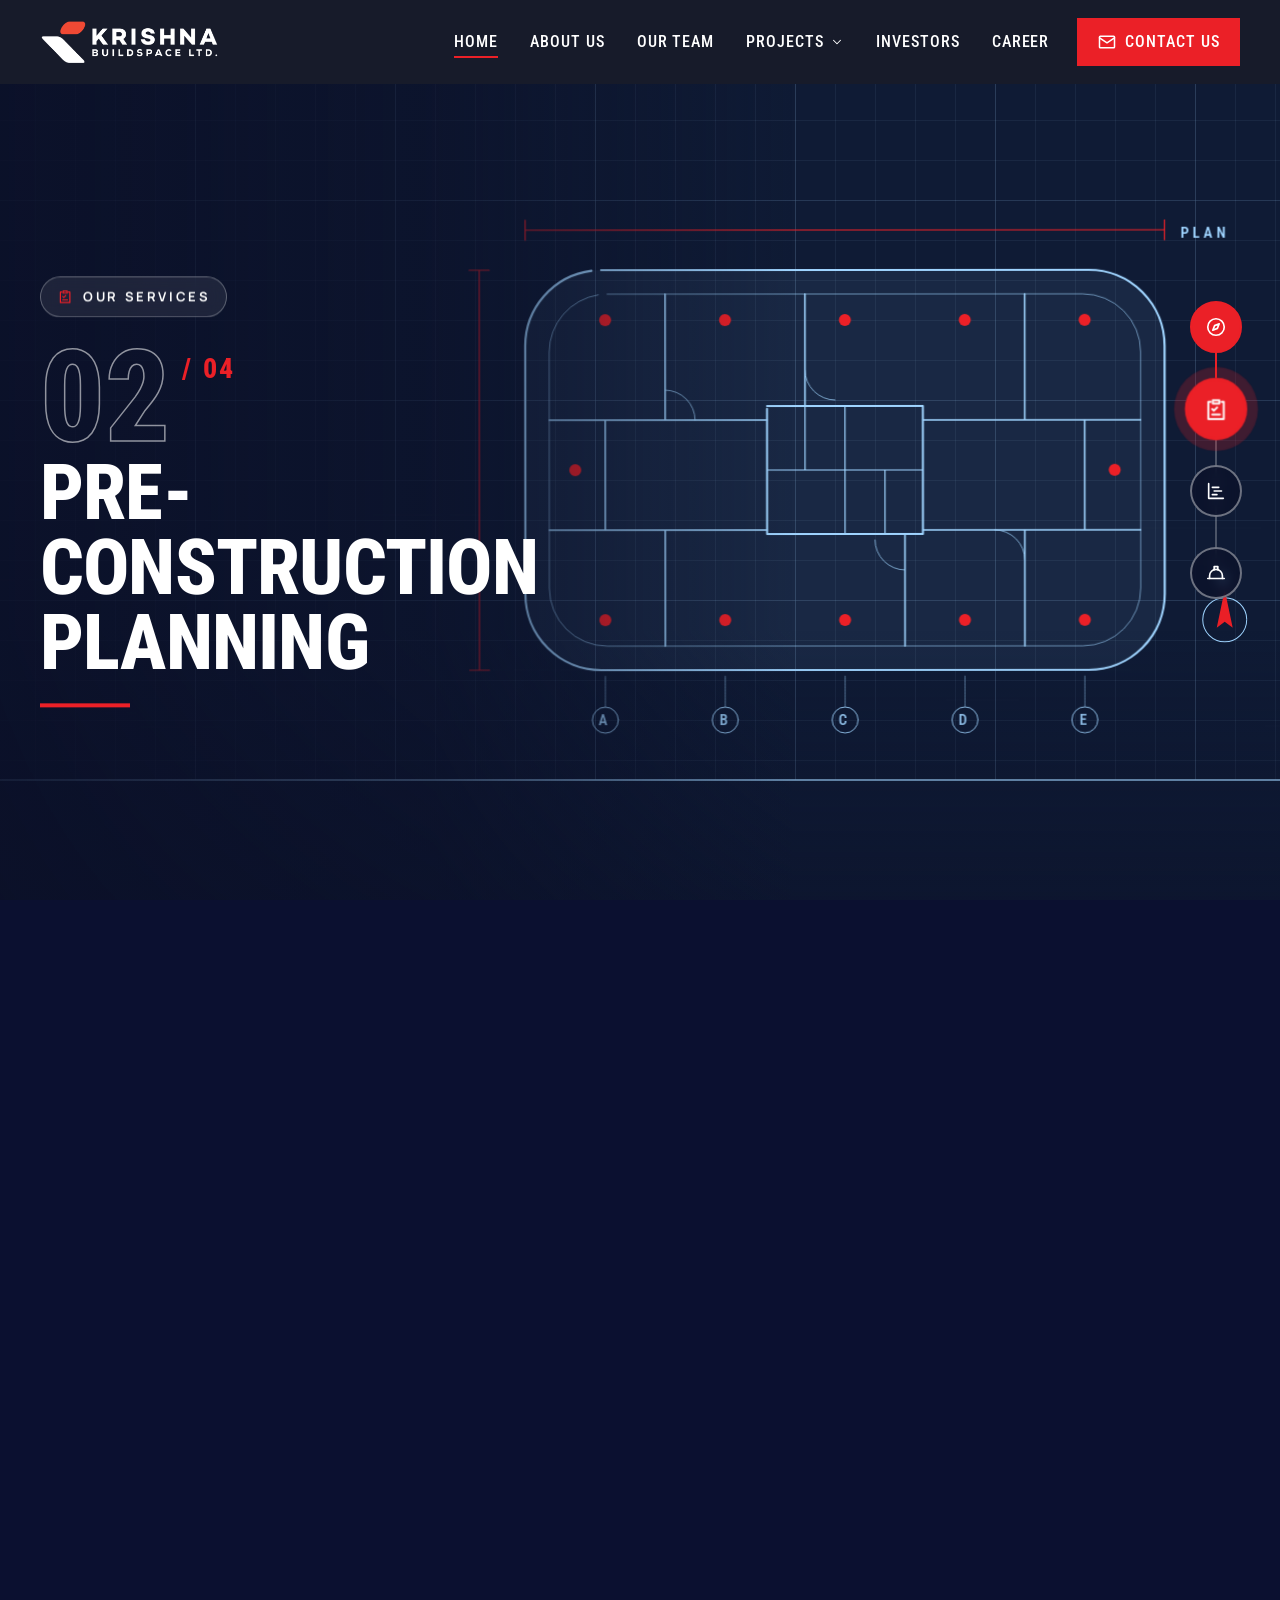
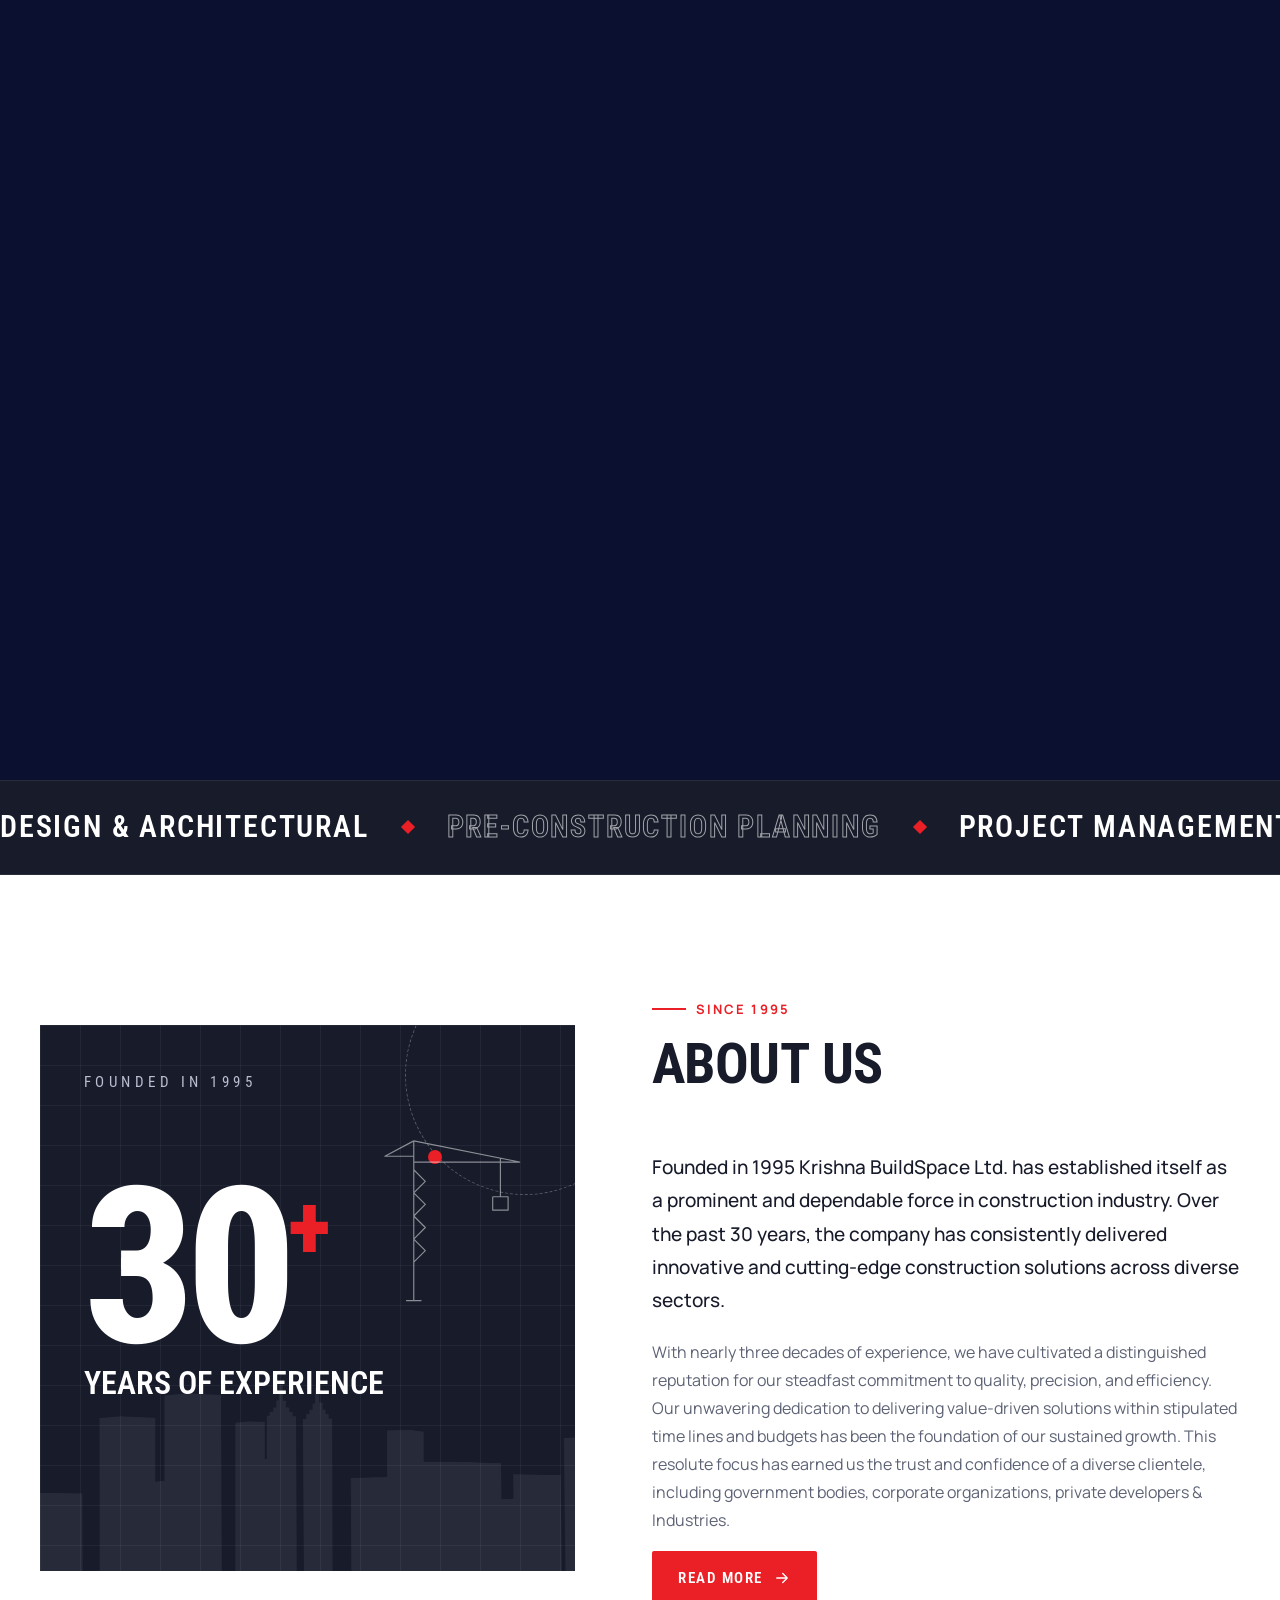
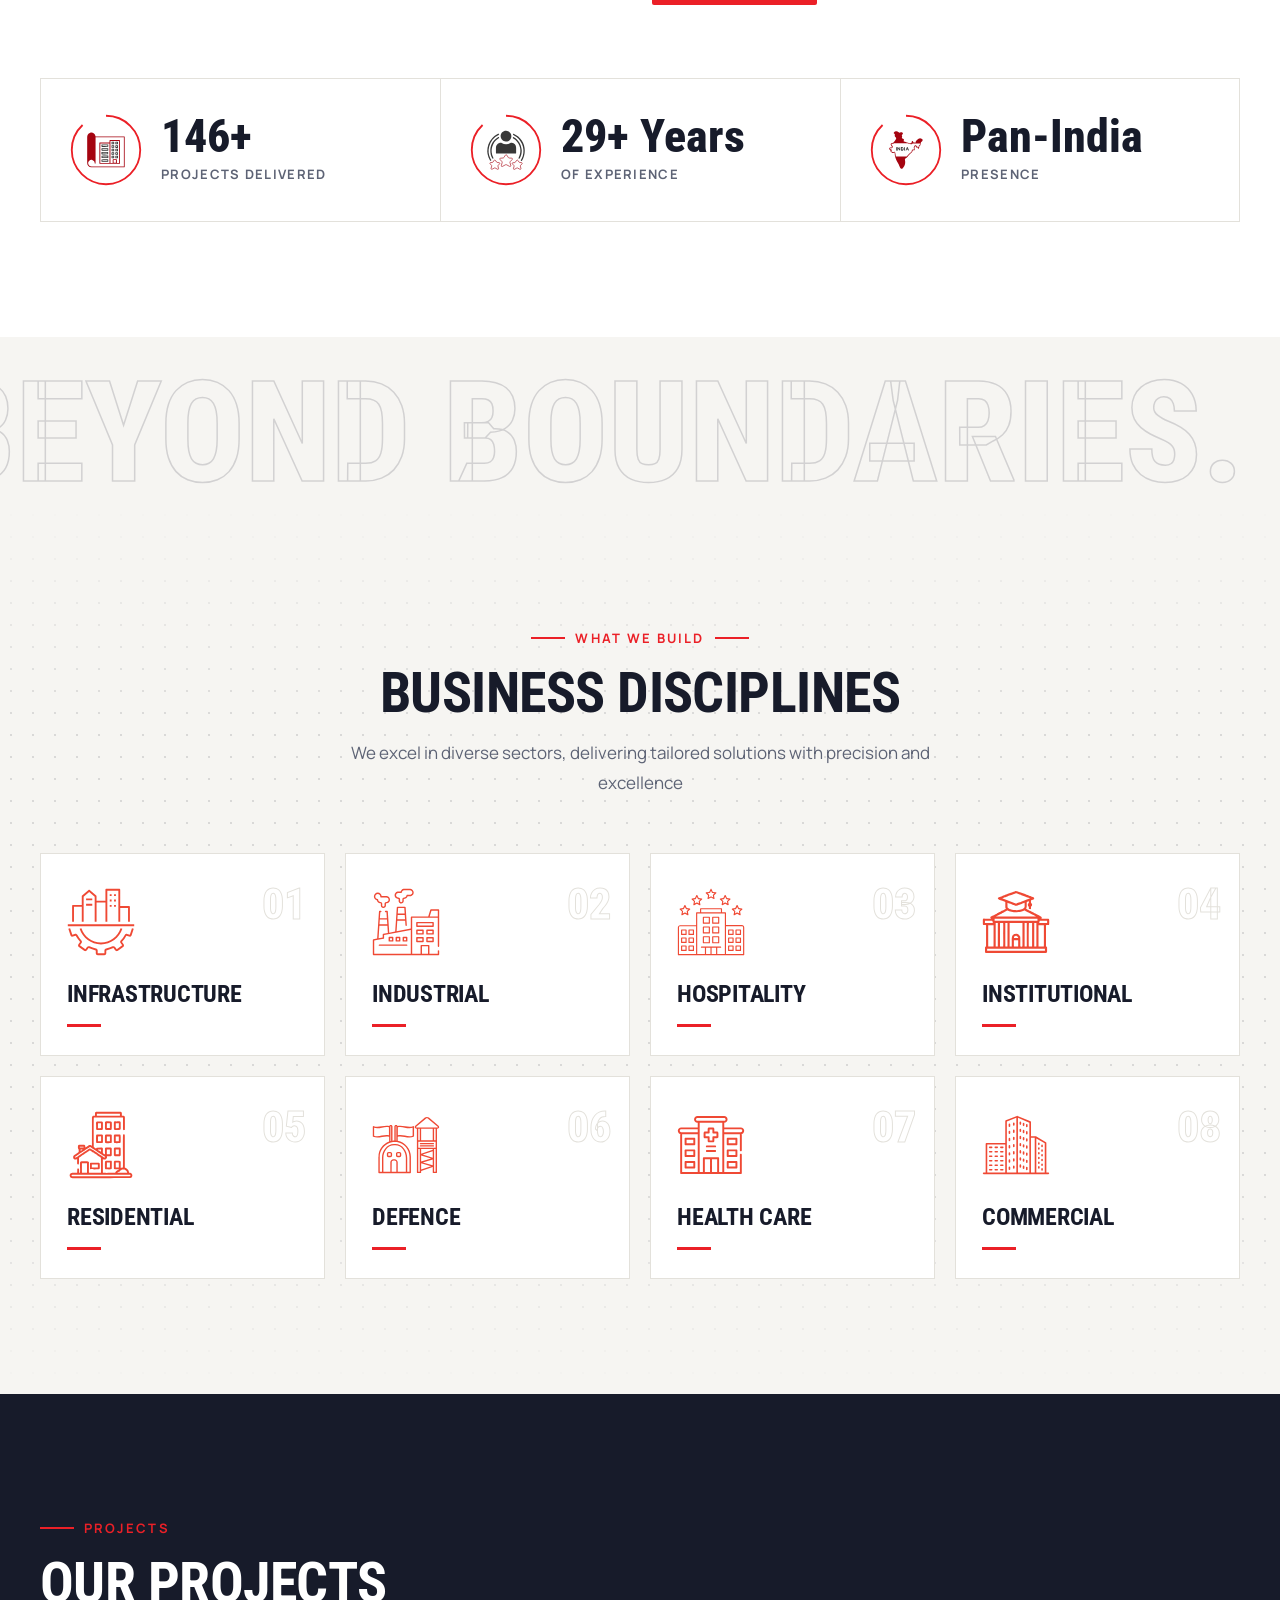
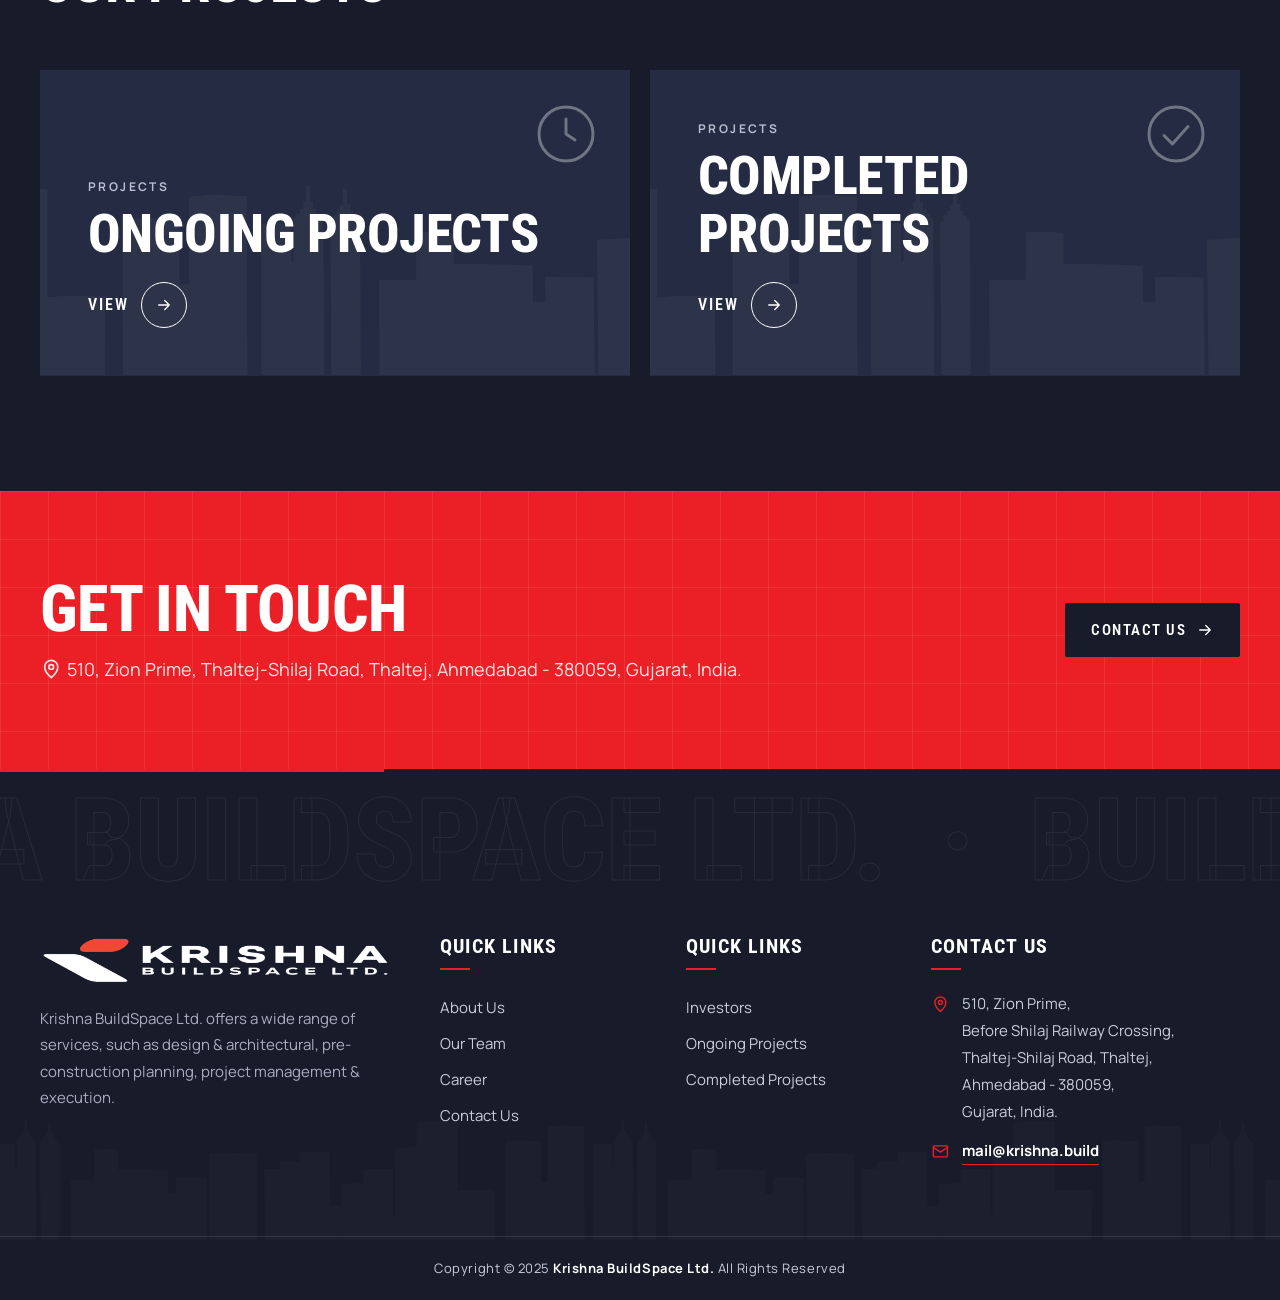
<file: index.html>
<!doctype html>
<html lang="en">
<head>
<meta charset="utf-8">
<meta name="viewport" content="width=device-width, initial-scale=1">
<title>Krishna BuildSpace Ltd.</title>
<meta name="author" content="Krishna BuildSpace Ltd. | Engineering &amp; Construction Management Company">
<meta name="keywords" content="Krishna BuildSpace Ltd. , Engineering &amp; Construction Management Company">
<meta name="description" content="Krishna BuildSpace Ltd. | Engineering &amp; Construction Management Company">
<meta name="robots" content="INDEX,FOLLOW">
<meta property="og:locale" content="en_US">
<meta property="og:type" content="website">
<meta property="og:title" content="Krishna BuildSpace Ltd.">
<meta property="og:description" content="Krishna BuildSpace Ltd. | Engineering &amp; Construction Management Company">
<meta property="og:site_name" content="Krishna BuildSpace Ltd.">
<meta name="theme-color" content="#171b2a">
<link rel="icon" type="image/png" href="assets/images/favicon.png">
<link rel="apple-touch-icon" href="assets/images/favicon.png">
<link rel="preconnect" href="https://fonts.googleapis.com">
<link rel="preconnect" href="https://fonts.gstatic.com" crossorigin>
<link rel="stylesheet" href="assets/css/site.css">
<link rel="stylesheet" href="assets/css/motion.css">
<link rel="stylesheet" href="assets/css/scene.css">
<noscript><style>[data-reveal]{opacity:1!important;transform:none!important;clip-path:none!important}.preloader{display:none}.hero h1 .w>span,.page-title h1 span,.title .ch{transform:none!important;opacity:1!important}.crumbs{opacity:1!important}.accordion-content{height:auto!important}.projects tbody tr{opacity:1!important;transform:none!important}main{opacity:1!important;transform:none!important}</style></noscript>
</head>
<body class="is-home">

<svg class="sprite" aria-hidden="true" focusable="false"><symbol id="i-arrow" viewBox="0 0 24 24"><path pathLength="1" d="M5 12h14M13 6l6 6-6 6"/></symbol><symbol id="i-up" viewBox="0 0 24 24"><path pathLength="1" d="M12 19V5M6 11l6-6 6 6"/></symbol><symbol id="i-caret" viewBox="0 0 24 24"><path pathLength="1" d="M6 9l6 6 6-6"/></symbol><symbol id="i-chevron" viewBox="0 0 24 24"><path pathLength="1" d="M9 6l6 6-6 6"/></symbol><symbol id="i-search" viewBox="0 0 24 24"><circle pathLength="1" cx="11" cy="11" r="7"/><path pathLength="1" d="M20 20l-3.5-3.5"/></symbol><symbol id="i-home" viewBox="0 0 24 24"><path pathLength="1" d="M3 11l9-8 9 8"/><path pathLength="1" d="M5 10v10h14V10"/><path pathLength="1" d="M10 20v-6h4v6"/></symbol><symbol id="i-info" viewBox="0 0 24 24"><circle pathLength="1" cx="12" cy="12" r="9"/><path pathLength="1" d="M12 11v6"/><path pathLength="1" d="M12 7.5v.01"/></symbol><symbol id="i-users" viewBox="0 0 24 24"><circle pathLength="1" cx="9" cy="8" r="3.5"/><path pathLength="1" d="M2.5 20c.6-3.6 3.2-5.5 6.5-5.5s5.9 1.9 6.5 5.5"/><circle pathLength="1" cx="17.5" cy="9" r="2.5"/><path pathLength="1" d="M17 14.6c2.4.3 4 1.9 4.500 4.400"/></symbol><symbol id="i-user" viewBox="0 0 24 24"><circle pathLength="1" cx="12" cy="8" r="3.5"/><path pathLength="1" d="M5 20c.8-4 3.600-6 7-6s6.200 2 7 6"/></symbol><symbol id="i-crane" viewBox="0 0 24 24"><path pathLength="1" d="M4 21h16"/><path pathLength="1" d="M7 21V4"/><path pathLength="1" d="M7 4l12 3H7"/><path pathLength="1" d="M16 6.500V11"/><path pathLength="1" d="M14.500 11h3v3h-3z"/><path pathLength="1" d="M5 21v-3h4v3"/></symbol><symbol id="i-city" viewBox="0 0 24 24"><path pathLength="1" d="M3 21h18"/><path pathLength="1" d="M5 21V7l6-4v18"/><path pathLength="1" d="M11 9h8v12"/><path pathLength="1" d="M8 9v.01M8 13v.01M8 17v.01M15 13v.01M15 17v.01"/></symbol><symbol id="i-progress" viewBox="0 0 24 24"><circle pathLength="1" cx="12" cy="12" r="9"/><path pathLength="1" d="M12 7v5l3 2"/></symbol><symbol id="i-check" viewBox="0 0 24 24"><circle pathLength="1" cx="12" cy="12" r="9"/><path pathLength="1" d="M8 12.500l2.800 2.800L16 9.500"/></symbol><symbol id="i-chart" viewBox="0 0 24 24"><path pathLength="1" d="M4 20V4"/><path pathLength="1" d="M4 20h16"/><path pathLength="1" d="M8 16v-4"/><path pathLength="1" d="M12 16V8"/><path pathLength="1" d="M16 16v-6"/></symbol><symbol id="i-briefcase" viewBox="0 0 24 24"><rect pathLength="1" x="3" y="7" width="18" height="13" rx="1"/><path pathLength="1" d="M9 7V4h6v3"/><path pathLength="1" d="M3 13h18"/></symbol><symbol id="i-mail" viewBox="0 0 24 24"><rect pathLength="1" x="3" y="5" width="18" height="14" rx="1"/><path pathLength="1" d="M3 7l9 6 9-6"/></symbol><symbol id="i-phone" viewBox="0 0 24 24"><path pathLength="1" d="M5 4h4l2 5-2.500 1.500a11 11 0 005 5L15 13l5 2v4a1 1 0 01-1 1C10.700 20 4 13.300 4 5a1 1 0 011-1z"/></symbol><symbol id="i-pin" viewBox="0 0 24 24"><path pathLength="1" d="M12 21s-7-6.200-7-11.500a7 7 0 0114 0C19 14.800 12 21 12 21z"/><circle pathLength="1" cx="12" cy="9.500" r="2.500"/></symbol><symbol id="i-doc" viewBox="0 0 24 24"><path pathLength="1" d="M6 3h8l4 4v14H6z"/><path pathLength="1" d="M14 3v4h4"/><path pathLength="1" d="M9 13h6"/><path pathLength="1" d="M9 17h6"/></symbol><symbol id="i-folder" viewBox="0 0 24 24"><path pathLength="1" d="M3 6h6l2 2h10v11H3z"/></symbol><symbol id="i-eye" viewBox="0 0 24 24"><path pathLength="1" d="M2 12s3.600-6.500 10-6.500S22 12 22 12s-3.600 6.500-10 6.500S2 12 2 12z"/><circle pathLength="1" cx="12" cy="12" r="2.800"/></symbol><symbol id="i-play" viewBox="0 0 24 24"><circle pathLength="1" cx="12" cy="12" r="9"/><path pathLength="1" d="M10 8.500l5.500 3.500-5.500 3.500z"/></symbol><symbol id="i-compass" viewBox="0 0 24 24"><circle pathLength="1" cx="12" cy="12" r="9"/><path pathLength="1" d="M15.500 8.500l-2 5-5 2 2-5z"/></symbol><symbol id="i-clipboard" viewBox="0 0 24 24"><path pathLength="1" d="M9 4h6v3H9z"/><path pathLength="1" d="M7 5.500H5V21h14V5.500h-2"/><path pathLength="1" d="M8.500 12l1.500 1.500 3-3"/><path pathLength="1" d="M8.500 17h7"/></symbol><symbol id="i-gantt" viewBox="0 0 24 24"><path pathLength="1" d="M4 4v16h16"/><path pathLength="1" d="M8 8h7"/><path pathLength="1" d="M10 12h8"/><path pathLength="1" d="M8 16h5"/></symbol><symbol id="i-hardhat" viewBox="0 0 24 24"><path pathLength="1" d="M3 18h18"/><path pathLength="1" d="M5 18v-3a7 7 0 0114 0v3"/><path pathLength="1" d="M10 8.500V5h4v3.500"/></symbol><symbol id="i-rupee" viewBox="0 0 24 24"><path pathLength="1" d="M7 5h10"/><path pathLength="1" d="M7 9h10"/><path pathLength="1" d="M7 5c6 0 6 8 0 8l7 7"/></symbol><symbol id="i-calendar" viewBox="0 0 24 24"><rect pathLength="1" x="4" y="5" width="16" height="15" rx="1"/><path pathLength="1" d="M4 10h16"/><path pathLength="1" d="M8 3v4"/><path pathLength="1" d="M16 3v4"/></symbol><symbol id="i-layers" viewBox="0 0 24 24"><path pathLength="1" d="M12 3l9 5-9 5-9-5z"/><path pathLength="1" d="M3 13l9 5 9-5"/></symbol><symbol id="i-hash" viewBox="0 0 24 24"><path pathLength="1" d="M5 9h14"/><path pathLength="1" d="M5 15h14"/><path pathLength="1" d="M10 4L8 20"/><path pathLength="1" d="M16 4l-2 16"/></symbol><symbol id="i-landmark" viewBox="0 0 24 24"><path pathLength="1" d="M3 9l9-5 9 5"/><path pathLength="1" d="M5 9v9"/><path pathLength="1" d="M10 9v9"/><path pathLength="1" d="M14 9v9"/><path pathLength="1" d="M19 9v9"/><path pathLength="1" d="M3 20h18"/></symbol><symbol id="i-shield" viewBox="0 0 24 24"><path pathLength="1" d="M12 3l8 3v6c0 5-3.500 8-8 9-4.500-1-8-4-8-9V6z"/><path pathLength="1" d="M9 12l2 2 4-4"/></symbol><symbol id="i-target" viewBox="0 0 24 24"><circle pathLength="1" cx="12" cy="12" r="8"/><circle pathLength="1" cx="12" cy="12" r="3"/><path pathLength="1" d="M12 2v3M12 19v3M2 12h3M19 12h3"/></symbol><symbol id="i-siren" viewBox="0 0 24 24"><path pathLength="1" d="M7 18v-5a5 5 0 0110 0v5"/><path pathLength="1" d="M5 21h14"/><path pathLength="1" d="M12 3v2"/><path pathLength="1" d="M4.500 6.500L6 8"/><path pathLength="1" d="M19.500 6.500L18 8"/></symbol><symbol id="i-refresh" viewBox="0 0 24 24"><path pathLength="1" d="M4 12a8 8 0 0114-5l2 2"/><path pathLength="1" d="M20 4v5h-5"/><path pathLength="1" d="M20 12a8 8 0 01-14 5l-2-2"/><path pathLength="1" d="M4 20v-5h5"/></symbol><symbol id="i-copy" viewBox="0 0 24 24"><rect pathLength="1" x="8" y="8" width="12" height="12" rx="1"/><path pathLength="1" d="M16 8V4H4v12h4"/></symbol><symbol id="i-send" viewBox="0 0 24 24"><path pathLength="1" d="M21 3L10 14"/><path pathLength="1" d="M21 3l-7 18-4-7-7-4z"/></symbol><symbol id="i-gear" viewBox="0 0 24 24"><circle pathLength="1" cx="12" cy="12" r="3.200"/><path pathLength="1" d="M12 2.500v3M12 18.500v3M2.500 12h3M18.500 12h3M5.300 5.300l2.100 2.100M16.600 16.600l2.100 2.100M5.300 18.700l2.100-2.100M16.600 7.400l2.100-2.100"/></symbol><symbol id="i-wallet" viewBox="0 0 24 24"><rect pathLength="1" x="3" y="6" width="18" height="13" rx="1"/><path pathLength="1" d="M3 10h18"/><path pathLength="1" d="M16 14.500h2"/></symbol><symbol id="i-award" viewBox="0 0 24 24"><circle pathLength="1" cx="12" cy="9" r="5"/><path pathLength="1" d="M9 13.500L7.500 21l4.500-2.500 4.500 2.500L15 13.500"/></symbol><symbol id="i-map" viewBox="0 0 24 24"><path pathLength="1" d="M3 6l6-2 6 2 6-2v14l-6 2-6-2-6 2z"/><path pathLength="1" d="M9 4v14"/><path pathLength="1" d="M15 6v14"/></symbol></svg>
<div class="preloader" aria-hidden="true">
  <i class="preloader__panel"></i><i class="preloader__panel"></i>
  <div class="preloader__in">
    <div class="preloader__build"><i></i><i></i><i></i><i></i><i></i></div>
    <img src="assets/images/logo-white.png" alt="">
    <div class="preloader__bar"><i></i></div>
    <div class="preloader__pct"><b>0</b>%</div>
  </div>
</div>
<div class="page-veil" aria-hidden="true"><img src="assets/images/logo-white.png" alt=""></div>
<div class="scroll-bar" aria-hidden="true"></div>
<header class="header">
  <div class="wrap header__in">
    <a class="logo" href="index.html" aria-label="Krishna BuildSpace Ltd. — Home"><img src="assets/images/logo-white.png" alt="Krishna BuildSpace Ltd." width="351" height="90"></a>
    <nav aria-label="Main"><ul class="nav"><li class="is-active"><a href="index.html" aria-current="page"><span class="roll" data-t="Home"><span>Home</span></span></a></li><li class=""><a href="about-us.html"><span class="roll" data-t="About Us"><span>About Us</span></span></a></li><li class=""><a href="our-team.html"><span class="roll" data-t="Our Team"><span>Our Team</span></span></a></li><li class="has-sub"><button type="button" aria-haspopup="true"><span class="roll" data-t="Projects"><span>Projects</span></span> <svg class="ico caret" aria-hidden="true"><use href="#i-caret"/></svg></button><ul class="sub"><li style="--i:0"><a href="ongoing-projects.html"><svg class="ico" aria-hidden="true"><use href="#i-progress"/></svg>Ongoing Projects</a></li><li style="--i:1"><a href="completed-projects.html"><svg class="ico" aria-hidden="true"><use href="#i-check"/></svg>Completed Projects</a></li></ul></li><li class=""><a href="investors.html"><span class="roll" data-t="Investors"><span>Investors</span></span></a></li><li class=""><a href="career.html"><span class="roll" data-t="Career"><span>Career</span></span></a></li><li class="nav-cta"><a href="contact-us.html"><svg class="ico" aria-hidden="true"><use href="#i-mail"/></svg>Contact us</a></li></ul></nav>
    <button class="burger" type="button" aria-label="Menu" aria-expanded="false"><i></i><i></i><i></i></button>
  </div>
</header>
<nav class="mobile-menu" aria-label="Mobile"><ul><li><a href="index.html" aria-current="page"><svg class="ico" aria-hidden="true"><use href="#i-home"/></svg>Home</a></li><li><a href="about-us.html"><svg class="ico" aria-hidden="true"><use href="#i-info"/></svg>About Us</a></li><li><a href="our-team.html"><svg class="ico" aria-hidden="true"><use href="#i-users"/></svg>Our Team</a></li><li><a href="ongoing-projects.html"><svg class="ico" aria-hidden="true"><use href="#i-progress"/></svg>Ongoing Projects</a></li><li><a href="completed-projects.html"><svg class="ico" aria-hidden="true"><use href="#i-check"/></svg>Completed Projects</a></li><li><a href="investors.html"><svg class="ico" aria-hidden="true"><use href="#i-chart"/></svg>Investors</a></li><li><a href="career.html"><svg class="ico" aria-hidden="true"><use href="#i-briefcase"/></svg>Career</a></li><li><a href="contact-us.html"><svg class="ico" aria-hidden="true"><use href="#i-mail"/></svg>Contact us</a></li></ul></nav>

<main>

<section class="hero cine" data-nav="Home">
  <div class="cine__pin">
    <svg class="cine__svg" aria-hidden="true" preserveAspectRatio="xMidYMid slice"></svg>
    <div class="cine__scrim" aria-hidden="true"></div>
    <div class="wrap cine__in">
      <div class="cine__stage is-on">
        <div class="hero__tag"><span><svg class="ico" aria-hidden="true"><use href="#i-city"/></svg></span>Engineering &amp; Construction Management Company</div>
        <h1 data-split>Building Beyond <span class="accent">Boundaries.<svg class="scribble" viewBox="0 0 300 14" preserveAspectRatio="none" aria-hidden="true"><path d="M2 9 C 60 2, 120 13, 180 6 S 270 4, 298 8"/></svg></span></h1>
        <p class="hero__text">Krishna BuildSpace Ltd. offers a wide range of services, such as design &amp; architectural, pre-construction planning, project management &amp; execution.</p>
        <div class="hero__cta">
          <a class="btn" href="ongoing-projects.html">Our Projects <svg class="ico arr" aria-hidden="true"><use href="#i-arrow"/></svg></a>
          <a class="btn btn--ghost" href="about-us.html">About Us</a>
        </div>
      </div>
      <div class="cine__stage" aria-hidden="true"><span class="cine__k"><svg class="ico" aria-hidden="true"><use href="#i-compass"/></svg>Our Services</span><span class="cine__n">01<small>/ 04</small></span><h2>Design &amp; Architectural</h2></div><div class="cine__stage" aria-hidden="true"><span class="cine__k"><svg class="ico" aria-hidden="true"><use href="#i-clipboard"/></svg>Our Services</span><span class="cine__n">02<small>/ 04</small></span><h2>Pre-Construction Planning</h2></div><div class="cine__stage" aria-hidden="true"><span class="cine__k"><svg class="ico" aria-hidden="true"><use href="#i-gantt"/></svg>Our Services</span><span class="cine__n">03<small>/ 04</small></span><h2>Project Management</h2></div><div class="cine__stage" aria-hidden="true"><span class="cine__k"><svg class="ico" aria-hidden="true"><use href="#i-hardhat"/></svg>Our Services</span><span class="cine__n">04<small>/ 04</small></span><h2>Execution</h2><div class="hero__cta"><a class="btn" href="ongoing-projects.html" tabindex="-1">Our Projects <svg class="ico arr" aria-hidden="true"><use href="#i-arrow"/></svg></a></div></div>
    </div>
    <ol class="cine__rail" aria-label="Our services"><li class="cine__railline" aria-hidden="true"><i></i></li><li><button type="button" aria-label="Design &amp; Architectural"><svg class="ico" aria-hidden="true"><use href="#i-compass"/></svg><span>Design &amp; Architectural</span></button></li><li><button type="button" aria-label="Pre-Construction Planning"><svg class="ico" aria-hidden="true"><use href="#i-clipboard"/></svg><span>Pre-Construction Planning</span></button></li><li><button type="button" aria-label="Project Management"><svg class="ico" aria-hidden="true"><use href="#i-gantt"/></svg><span>Project Management</span></button></li><li><button type="button" aria-label="Execution"><svg class="ico" aria-hidden="true"><use href="#i-hardhat"/></svg><span>Execution</span></button></li></ol>
    <div class="cine__hint" aria-hidden="true"><span class="scroll-cue"></span>Scroll</div>
  </div>
</section>

<div class="marquee" aria-hidden="true"><div class="marquee__track"><span>Design &amp; Architectural</span><span>Pre-Construction Planning</span><span>Project Management</span><span>Execution</span><span>Design &amp; Architectural</span><span>Pre-Construction Planning</span><span>Project Management</span><span>Execution</span><span>Design &amp; Architectural</span><span>Pre-Construction Planning</span><span>Project Management</span><span>Execution</span><span>Design &amp; Architectural</span><span>Pre-Construction Planning</span><span>Project Management</span><span>Execution</span></div></div>

<section class="sec sec--white" data-nav="About Us">
  <div class="wrap">
    <div class="split">
      <div class="about-wrap" data-reveal="left">
        <div class="about-art">
          <span class="about-art__ring" data-rotate="0.08" aria-hidden="true"></span>
          <svg class="about-art__crane" viewBox="0 0 200 200" aria-hidden="true"><path pathLength="1" d="M60 196V30M52 196h16M60 30l110 22H60M60 30L30 46h30M150 48v40M142 88h16v14h-16zM60 60l12 12-12 12 12 12-12 12 12 12-12 12 12 12-12 12"/></svg>
          <span class="about-art__est">Founded in 1995</span>
          <div>
            <div class="about-art__num"><span data-count="30">30</span><sup>+</sup></div>
            <div class="about-art__lbl">Years of Experience</div>
          </div>
        </div>
        <span class="about-corner" aria-hidden="true"></span>
      </div>
      <div>
        <div class="sec-head" data-reveal="up"><span class="eyebrow">Since 1995</span><h2 class="title" data-chars>About Us</h2></div>
        <p class="lead" data-reveal="up">Founded in 1995 Krishna BuildSpace Ltd. has established itself as a prominent and dependable force in construction industry. Over the past 30 years, the company has consistently delivered innovative and cutting-edge construction solutions across diverse sectors.</p>
        <p data-reveal="up" style="--d:1">With nearly three decades of experience, we have cultivated a distinguished reputation for our steadfast commitment to quality, precision, and efficiency. Our unwavering dedication to delivering value-driven solutions within stipulated time lines and budgets has been the foundation of our sustained growth. This resolute focus has earned us the trust and confidence of a diverse clientele, including government bodies, corporate organizations, private developers &amp; Industries.</p>
        <div data-reveal="up" style="--d:2"><a class="btn" href="about-us.html">Read More <svg class="ico arr" aria-hidden="true"><use href="#i-arrow"/></svg></a></div>
      </div>
    </div>
    <div class="stats stats--3" data-stagger="up">
      <div class="stat"><span class="stat__ico"><svg viewBox="0 0 80 80" aria-hidden="true"><circle cx="40" cy="40" r="37" pathLength="1"/></svg><img src="assets/images/icons/blueprint.svg" alt="" width="44" height="44"></span><div><b><span data-count="150">150</span>+</b><span>Projects Delivered</span></div></div>
      <div class="stat"><span class="stat__ico"><svg viewBox="0 0 80 80" aria-hidden="true"><circle cx="40" cy="40" r="37" pathLength="1"/></svg><img src="assets/images/icons/experience.svg" alt="" width="44" height="44"></span><div><b><span data-count="30">30</span>+ Years</b><span>of Experience</span></div></div>
      <div class="stat"><span class="stat__ico"><svg viewBox="0 0 80 80" aria-hidden="true"><circle cx="40" cy="40" r="37" pathLength="1"/></svg><img src="assets/images/icons/pan-india.svg" alt="" width="44" height="44"></span><div><b>Pan-India</b><span>Presence</span></div></div>
    </div>
  </div>
</section>

<div class="bigword" aria-hidden="true"><span data-scrollx="-0.5">Building Beyond Boundaries. — Building Beyond Boundaries. — Building Beyond Boundaries.</span></div>

<section class="sec sec--dots" data-nav="Disciplines">
  <div class="wrap">
    <div class="sec-head centered" data-reveal="up"><span class="eyebrow">What We Build</span><h2 class="title" data-chars>Business Disciplines</h2><p class="subtitle">We excel in diverse sectors, delivering tailored solutions with precision and excellence</p></div>
    <div class="cards" data-stagger="up"><article class="card" data-tilt><span class="card__num">01</span><img class="card__icon" src="assets/images/icons/infrastructure.svg" alt="" width="68" height="68"><h3>Infrastructure</h3><span class="card__bar"></span></article><article class="card" data-tilt><span class="card__num">02</span><img class="card__icon" src="assets/images/icons/industrial.svg" alt="" width="68" height="68"><h3>Industrial</h3><span class="card__bar"></span></article><article class="card" data-tilt><span class="card__num">03</span><img class="card__icon" src="assets/images/icons/hospitality.svg" alt="" width="68" height="68"><h3>Hospitality</h3><span class="card__bar"></span></article><article class="card" data-tilt><span class="card__num">04</span><img class="card__icon" src="assets/images/icons/institutional.svg" alt="" width="68" height="68"><h3>Institutional</h3><span class="card__bar"></span></article><article class="card" data-tilt><span class="card__num">05</span><img class="card__icon" src="assets/images/icons/residential.svg" alt="" width="68" height="68"><h3>Residential</h3><span class="card__bar"></span></article><article class="card" data-tilt><span class="card__num">06</span><img class="card__icon" src="assets/images/icons/defense.svg" alt="" width="68" height="68"><h3>Defence</h3><span class="card__bar"></span></article><article class="card" data-tilt><span class="card__num">07</span><img class="card__icon" src="assets/images/icons/healthcare.svg" alt="" width="68" height="68"><h3>Health Care</h3><span class="card__bar"></span></article><article class="card" data-tilt><span class="card__num">08</span><img class="card__icon" src="assets/images/icons/commercial.svg" alt="" width="68" height="68"><h3>Commercial</h3><span class="card__bar"></span></article></div>
  </div>
</section>

<section class="sec sec--navy" data-nav="Projects">
  <div class="wrap">
    <div class="sec-head" data-reveal="up"><span class="eyebrow">Projects</span><h2 class="title" data-chars>Our Projects</h2></div>
    <div class="panels" data-stagger="up">
      <a class="panel" href="ongoing-projects.html" data-cursor="View"><svg class="ico panel__ico" aria-hidden="true"><use href="#i-progress"/></svg><small>Projects</small><h3>Ongoing Projects</h3><span class="panel__go">View <i><svg class="ico arr" aria-hidden="true"><use href="#i-arrow"/></svg></i></span></a>
      <a class="panel" href="completed-projects.html" data-cursor="View"><svg class="ico panel__ico" aria-hidden="true"><use href="#i-check"/></svg><small>Projects</small><h3>Completed Projects</h3><span class="panel__go">View <i><svg class="ico arr" aria-hidden="true"><use href="#i-arrow"/></svg></i></span></a>
    </div>
  </div>
</section>

<section class="cta" data-nav="Contact">
  <div class="wrap cta__in">
    <div data-reveal="left"><h2>Get in touch</h2><p><svg class="ico" aria-hidden="true"><use href="#i-pin"/></svg> 510, Zion Prime, Thaltej-Shilaj Road, Thaltej, Ahmedabad - 380059, Gujarat, India.</p></div>
    <div data-reveal="right"><a class="btn btn--light" href="contact-us.html">Contact us <svg class="ico arr" aria-hidden="true"><use href="#i-arrow"/></svg></a></div>
  </div>
</section>

</main>

<footer class="footer">
  <div class="footer__word" aria-hidden="true"><span data-scrollx="-0.35">Krishna BuildSpace Ltd. &nbsp;·&nbsp; Building Beyond Boundaries. &nbsp;·&nbsp; Krishna BuildSpace Ltd.</span></div>
  <div class="footer__sky" aria-hidden="true"></div>
  <div class="wrap footer__in" data-stagger="up">
    <div>
      <img src="assets/images/logo-white.png" alt="Krishna BuildSpace Ltd." width="351" height="90">
      <p>Krishna BuildSpace Ltd. offers a wide range of services, such as design &amp; architectural, pre-construction planning, project management &amp; execution.</p>
    </div>
    <div>
      <h4>Quick Links</h4>
      <ul><li><a href="about-us.html"><svg class="ico" aria-hidden="true"><use href="#i-chevron"/></svg>About Us</a></li><li><a href="our-team.html"><svg class="ico" aria-hidden="true"><use href="#i-chevron"/></svg>Our Team</a></li><li><a href="career.html"><svg class="ico" aria-hidden="true"><use href="#i-chevron"/></svg>Career</a></li><li><a href="contact-us.html"><svg class="ico" aria-hidden="true"><use href="#i-chevron"/></svg>Contact Us</a></li></ul>
    </div>
    <div>
      <h4>Quick Links</h4>
      <ul><li><a href="investors.html"><svg class="ico" aria-hidden="true"><use href="#i-chevron"/></svg>Investors</a></li><li><a href="ongoing-projects.html"><svg class="ico" aria-hidden="true"><use href="#i-chevron"/></svg>Ongoing Projects</a></li><li><a href="completed-projects.html"><svg class="ico" aria-hidden="true"><use href="#i-chevron"/></svg>Completed Projects</a></li></ul>
    </div>
    <div>
      <h4>Contact Us</h4>
      <address>
        <span class="footer__row"><svg class="ico" aria-hidden="true"><use href="#i-pin"/></svg><span>510, Zion Prime,<br>Before Shilaj Railway Crossing,<br>Thaltej-Shilaj Road, Thaltej,<br>Ahmedabad - 380059,<br>Gujarat, India.</span></span>
        <span class="footer__row"><svg class="ico" aria-hidden="true"><use href="#i-mail"/></svg><a href="mailto:mail@krishna.build">mail@krishna.build</a></span>
      </address>
    </div>
  </div>
  <div class="footer__bar"><div class="wrap">Copyright &copy; 2025 <b>Krishna BuildSpace Ltd.</b> All Rights Reserved</div></div>
</footer>
<button class="to-top" type="button" aria-label="Back to top">
  <svg class="ring" viewBox="0 0 50 50" aria-hidden="true"><circle cx="25" cy="25" r="23"/></svg>
  <svg class="ico ar" aria-hidden="true"><use href="#i-up"/></svg>
</button>
<div class="toast" role="status" aria-live="polite"></div>
<script src="assets/js/site.js"></script>
<script src="assets/js/motion.js"></script>
<script src="assets/js/scene.js"></script>

</body>
</html>
</file>
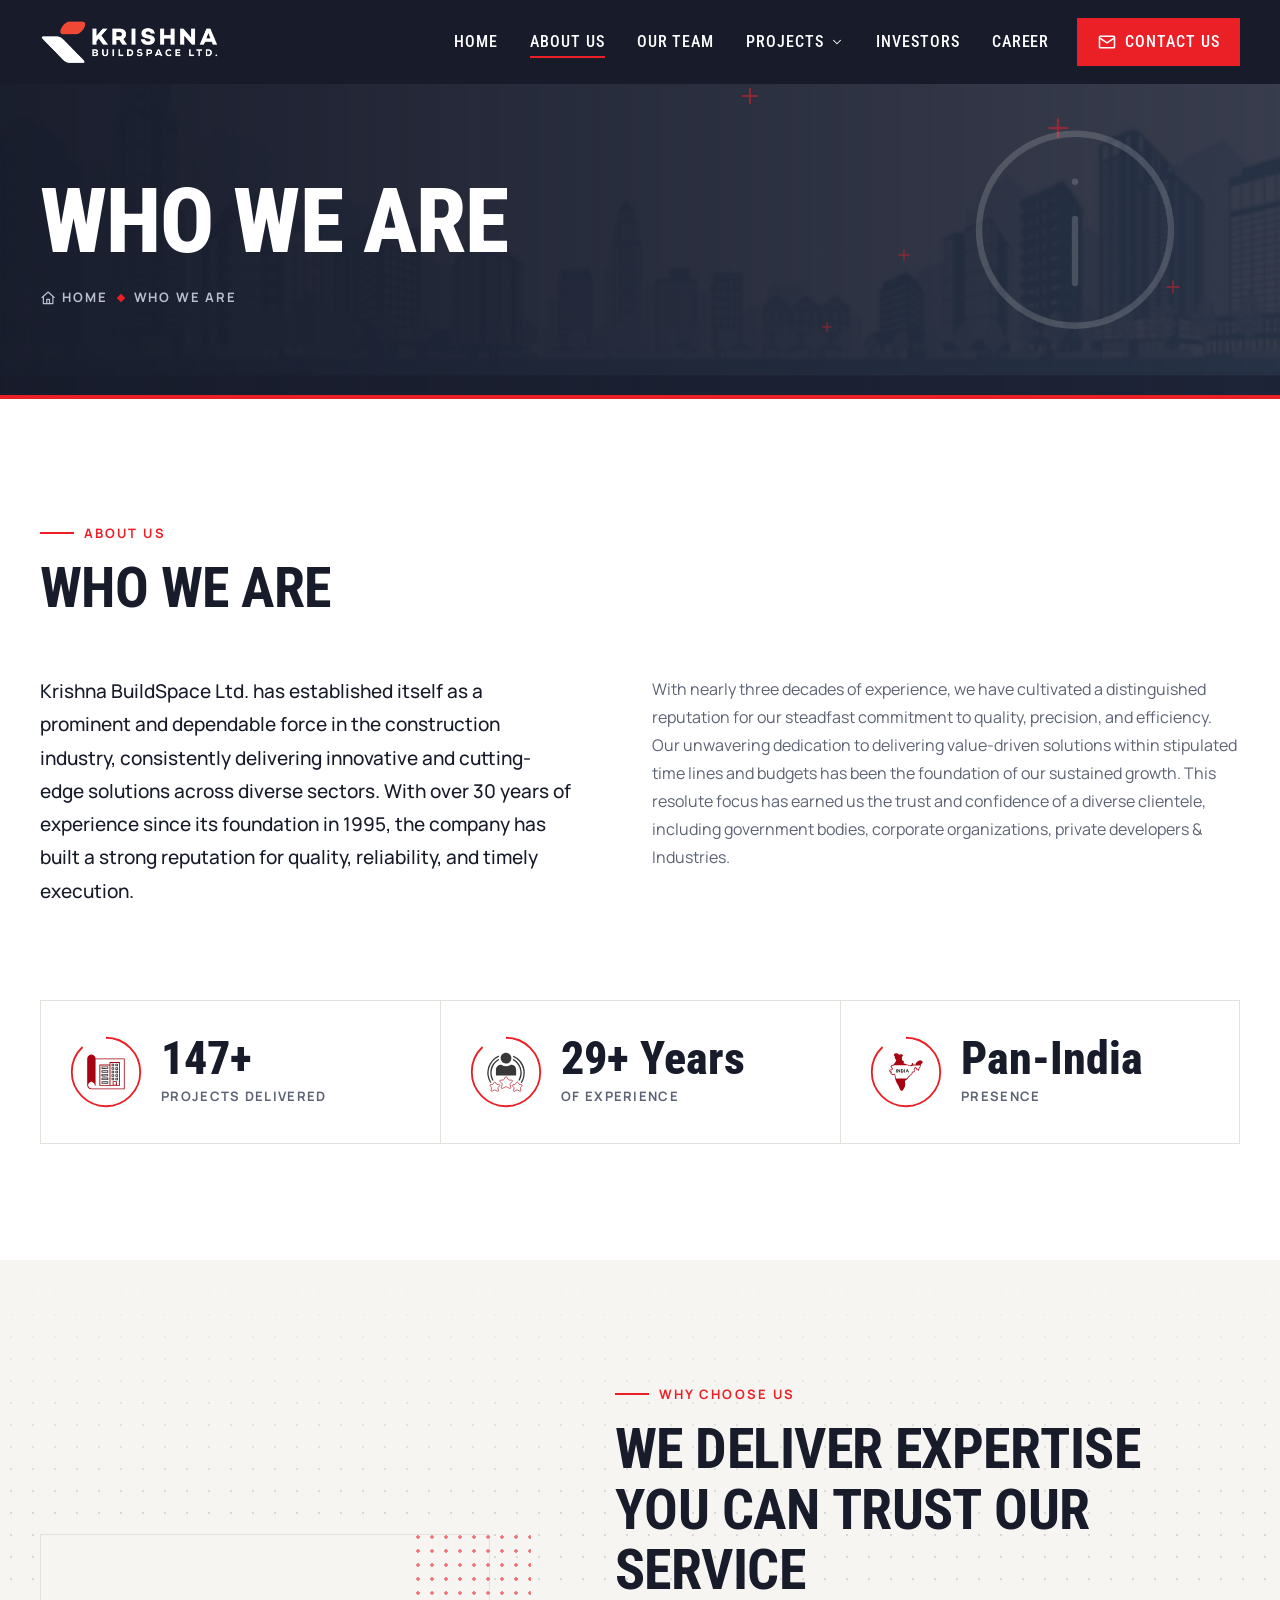
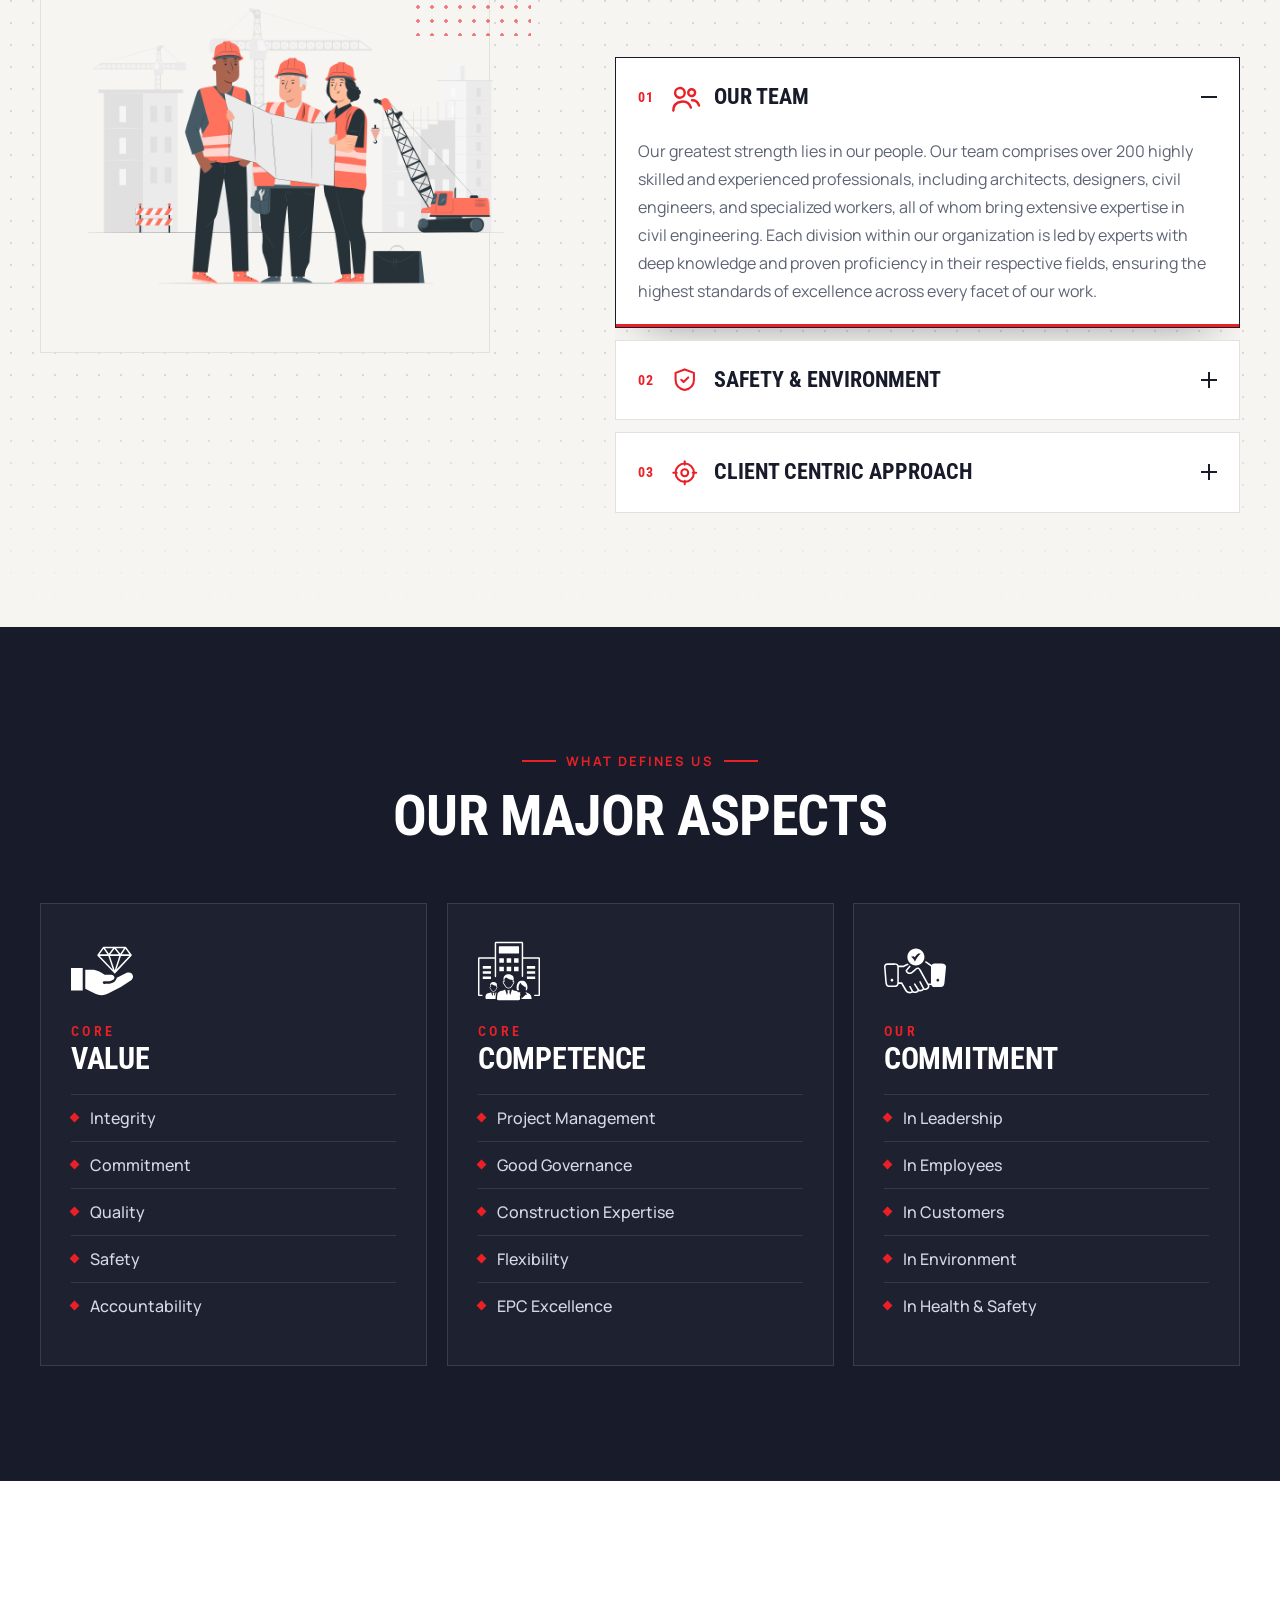
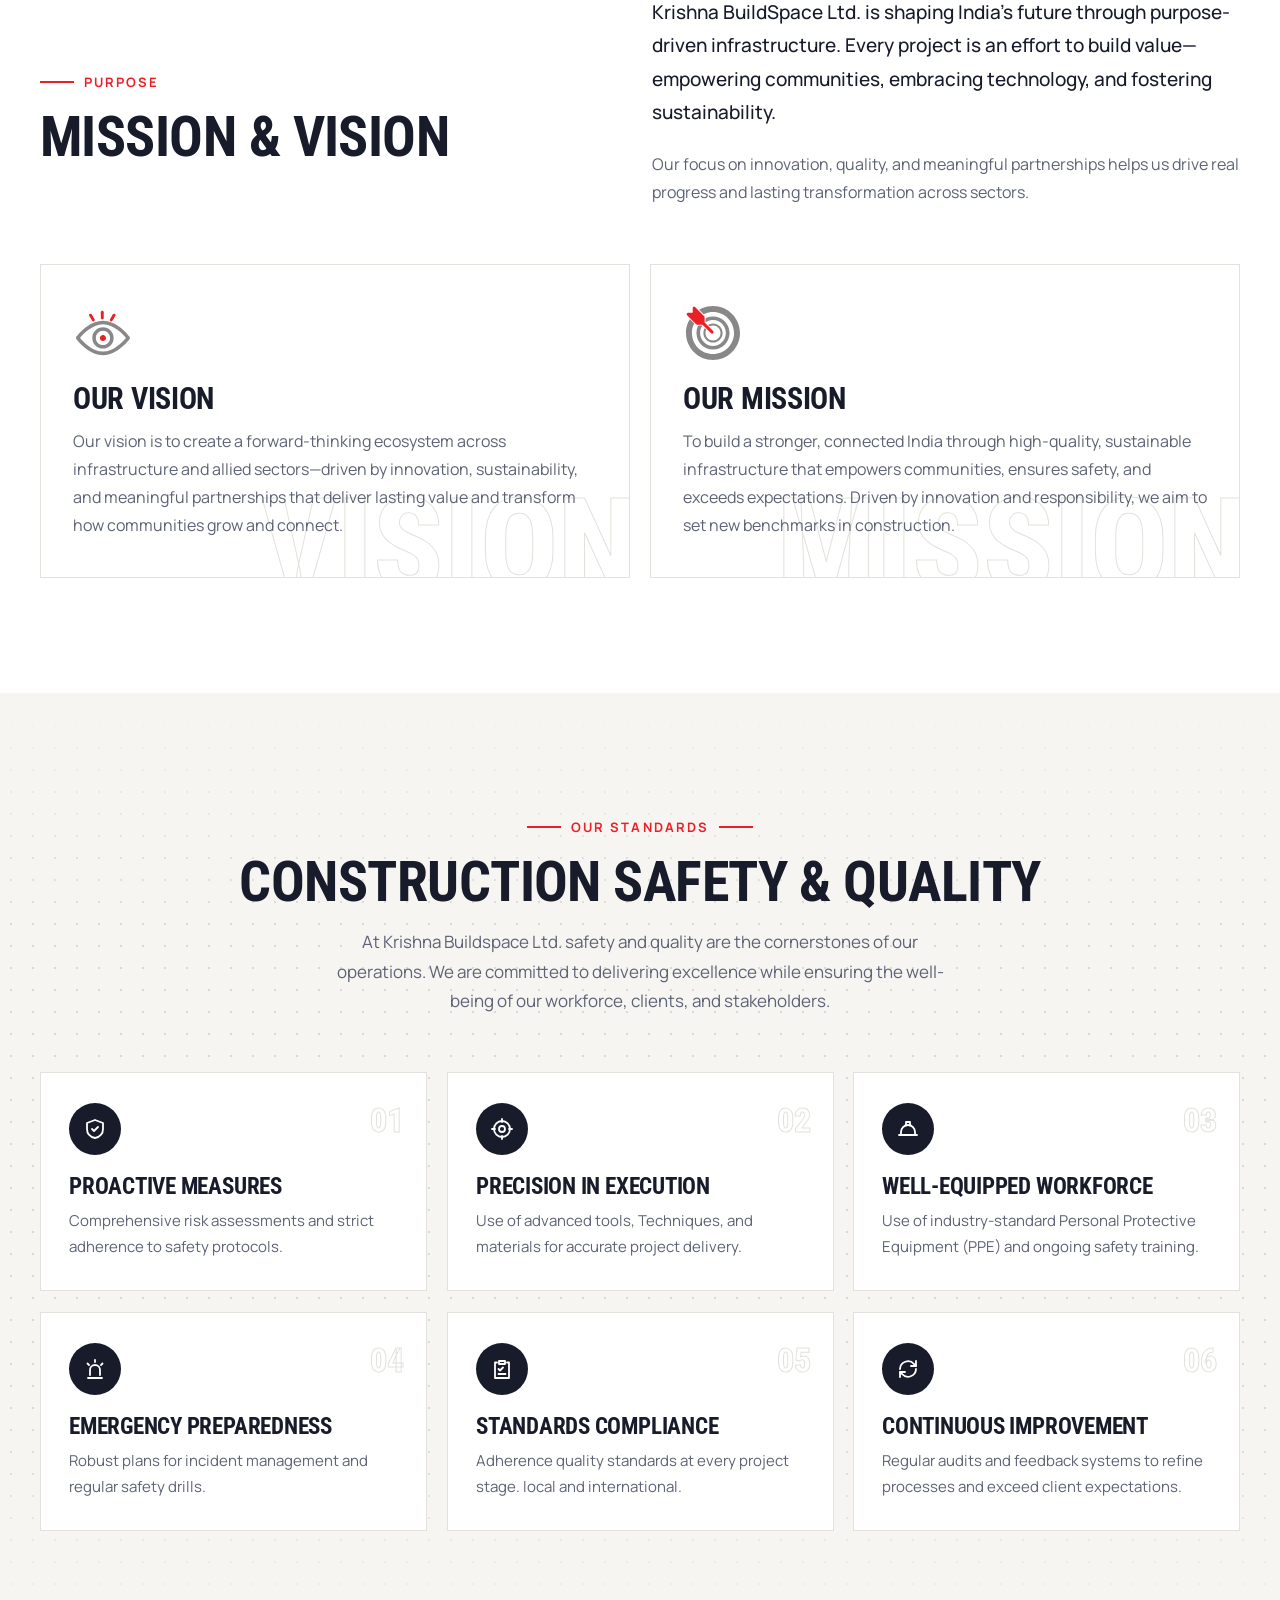
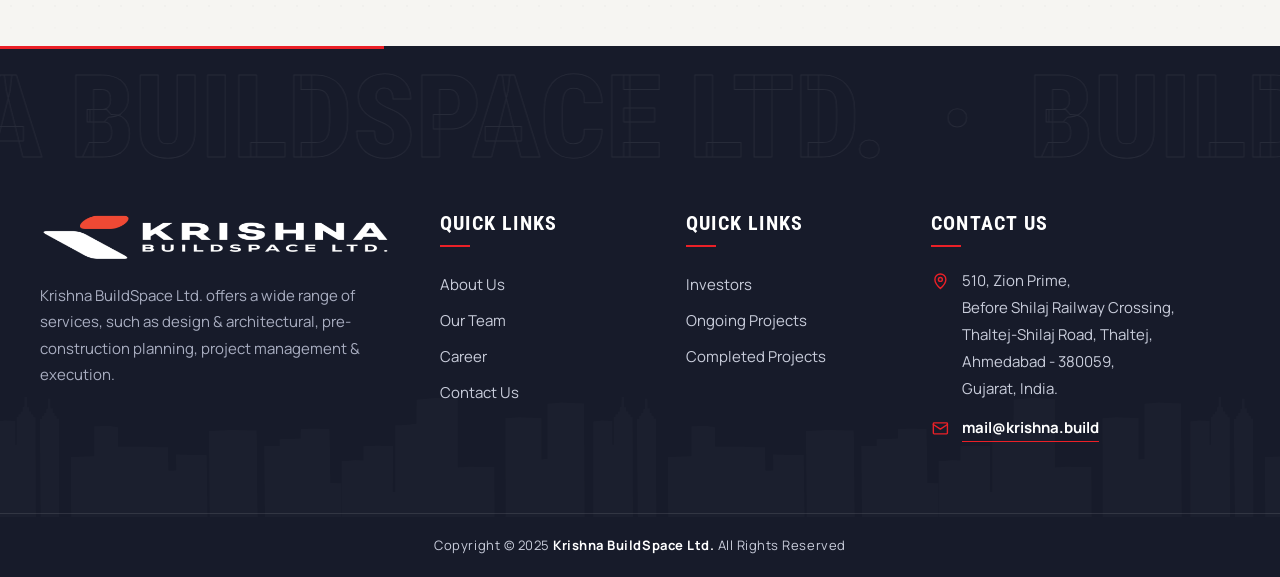
<file: about-us.html>
<!doctype html>
<html lang="en">
<head>
<meta charset="utf-8">
<meta name="viewport" content="width=device-width, initial-scale=1">
<title>About Us | Krishna BuildSpace Ltd.</title>
<meta name="author" content="Krishna BuildSpace Ltd. | Engineering &amp; Construction Management Company">
<meta name="keywords" content="Krishna BuildSpace Ltd. , Engineering &amp; Construction Management Company">
<meta name="description" content="Krishna BuildSpace Ltd. | Engineering &amp; Construction Management Company">
<meta name="robots" content="INDEX,FOLLOW">
<meta property="og:locale" content="en_US">
<meta property="og:type" content="website">
<meta property="og:title" content="About Us | Krishna BuildSpace Ltd.">
<meta property="og:description" content="Krishna BuildSpace Ltd. | Engineering &amp; Construction Management Company">
<meta property="og:site_name" content="Krishna BuildSpace Ltd.">
<meta name="theme-color" content="#171b2a">
<link rel="icon" type="image/png" href="assets/images/favicon.png">
<link rel="apple-touch-icon" href="assets/images/favicon.png">
<link rel="preconnect" href="https://fonts.googleapis.com">
<link rel="preconnect" href="https://fonts.gstatic.com" crossorigin>
<link rel="stylesheet" href="assets/css/site.css">
<link rel="stylesheet" href="assets/css/motion.css">
<link rel="stylesheet" href="assets/css/scene.css">
<noscript><style>[data-reveal]{opacity:1!important;transform:none!important;clip-path:none!important}.preloader{display:none}.hero h1 .w>span,.page-title h1 span,.title .ch{transform:none!important;opacity:1!important}.crumbs{opacity:1!important}.accordion-content{height:auto!important}.projects tbody tr{opacity:1!important;transform:none!important}main{opacity:1!important;transform:none!important}</style></noscript>
</head>
<body class="">

<svg class="sprite" aria-hidden="true" focusable="false"><symbol id="i-arrow" viewBox="0 0 24 24"><path pathLength="1" d="M5 12h14M13 6l6 6-6 6"/></symbol><symbol id="i-up" viewBox="0 0 24 24"><path pathLength="1" d="M12 19V5M6 11l6-6 6 6"/></symbol><symbol id="i-caret" viewBox="0 0 24 24"><path pathLength="1" d="M6 9l6 6 6-6"/></symbol><symbol id="i-chevron" viewBox="0 0 24 24"><path pathLength="1" d="M9 6l6 6-6 6"/></symbol><symbol id="i-search" viewBox="0 0 24 24"><circle pathLength="1" cx="11" cy="11" r="7"/><path pathLength="1" d="M20 20l-3.5-3.5"/></symbol><symbol id="i-home" viewBox="0 0 24 24"><path pathLength="1" d="M3 11l9-8 9 8"/><path pathLength="1" d="M5 10v10h14V10"/><path pathLength="1" d="M10 20v-6h4v6"/></symbol><symbol id="i-info" viewBox="0 0 24 24"><circle pathLength="1" cx="12" cy="12" r="9"/><path pathLength="1" d="M12 11v6"/><path pathLength="1" d="M12 7.5v.01"/></symbol><symbol id="i-users" viewBox="0 0 24 24"><circle pathLength="1" cx="9" cy="8" r="3.5"/><path pathLength="1" d="M2.5 20c.6-3.6 3.2-5.5 6.5-5.5s5.9 1.9 6.5 5.5"/><circle pathLength="1" cx="17.5" cy="9" r="2.5"/><path pathLength="1" d="M17 14.6c2.4.3 4 1.9 4.500 4.400"/></symbol><symbol id="i-user" viewBox="0 0 24 24"><circle pathLength="1" cx="12" cy="8" r="3.5"/><path pathLength="1" d="M5 20c.8-4 3.600-6 7-6s6.200 2 7 6"/></symbol><symbol id="i-crane" viewBox="0 0 24 24"><path pathLength="1" d="M4 21h16"/><path pathLength="1" d="M7 21V4"/><path pathLength="1" d="M7 4l12 3H7"/><path pathLength="1" d="M16 6.500V11"/><path pathLength="1" d="M14.500 11h3v3h-3z"/><path pathLength="1" d="M5 21v-3h4v3"/></symbol><symbol id="i-city" viewBox="0 0 24 24"><path pathLength="1" d="M3 21h18"/><path pathLength="1" d="M5 21V7l6-4v18"/><path pathLength="1" d="M11 9h8v12"/><path pathLength="1" d="M8 9v.01M8 13v.01M8 17v.01M15 13v.01M15 17v.01"/></symbol><symbol id="i-progress" viewBox="0 0 24 24"><circle pathLength="1" cx="12" cy="12" r="9"/><path pathLength="1" d="M12 7v5l3 2"/></symbol><symbol id="i-check" viewBox="0 0 24 24"><circle pathLength="1" cx="12" cy="12" r="9"/><path pathLength="1" d="M8 12.500l2.800 2.800L16 9.500"/></symbol><symbol id="i-chart" viewBox="0 0 24 24"><path pathLength="1" d="M4 20V4"/><path pathLength="1" d="M4 20h16"/><path pathLength="1" d="M8 16v-4"/><path pathLength="1" d="M12 16V8"/><path pathLength="1" d="M16 16v-6"/></symbol><symbol id="i-briefcase" viewBox="0 0 24 24"><rect pathLength="1" x="3" y="7" width="18" height="13" rx="1"/><path pathLength="1" d="M9 7V4h6v3"/><path pathLength="1" d="M3 13h18"/></symbol><symbol id="i-mail" viewBox="0 0 24 24"><rect pathLength="1" x="3" y="5" width="18" height="14" rx="1"/><path pathLength="1" d="M3 7l9 6 9-6"/></symbol><symbol id="i-phone" viewBox="0 0 24 24"><path pathLength="1" d="M5 4h4l2 5-2.500 1.500a11 11 0 005 5L15 13l5 2v4a1 1 0 01-1 1C10.700 20 4 13.300 4 5a1 1 0 011-1z"/></symbol><symbol id="i-pin" viewBox="0 0 24 24"><path pathLength="1" d="M12 21s-7-6.200-7-11.500a7 7 0 0114 0C19 14.800 12 21 12 21z"/><circle pathLength="1" cx="12" cy="9.500" r="2.500"/></symbol><symbol id="i-doc" viewBox="0 0 24 24"><path pathLength="1" d="M6 3h8l4 4v14H6z"/><path pathLength="1" d="M14 3v4h4"/><path pathLength="1" d="M9 13h6"/><path pathLength="1" d="M9 17h6"/></symbol><symbol id="i-folder" viewBox="0 0 24 24"><path pathLength="1" d="M3 6h6l2 2h10v11H3z"/></symbol><symbol id="i-eye" viewBox="0 0 24 24"><path pathLength="1" d="M2 12s3.600-6.500 10-6.500S22 12 22 12s-3.600 6.500-10 6.500S2 12 2 12z"/><circle pathLength="1" cx="12" cy="12" r="2.800"/></symbol><symbol id="i-play" viewBox="0 0 24 24"><circle pathLength="1" cx="12" cy="12" r="9"/><path pathLength="1" d="M10 8.500l5.500 3.500-5.500 3.500z"/></symbol><symbol id="i-compass" viewBox="0 0 24 24"><circle pathLength="1" cx="12" cy="12" r="9"/><path pathLength="1" d="M15.500 8.500l-2 5-5 2 2-5z"/></symbol><symbol id="i-clipboard" viewBox="0 0 24 24"><path pathLength="1" d="M9 4h6v3H9z"/><path pathLength="1" d="M7 5.500H5V21h14V5.500h-2"/><path pathLength="1" d="M8.500 12l1.500 1.500 3-3"/><path pathLength="1" d="M8.500 17h7"/></symbol><symbol id="i-gantt" viewBox="0 0 24 24"><path pathLength="1" d="M4 4v16h16"/><path pathLength="1" d="M8 8h7"/><path pathLength="1" d="M10 12h8"/><path pathLength="1" d="M8 16h5"/></symbol><symbol id="i-hardhat" viewBox="0 0 24 24"><path pathLength="1" d="M3 18h18"/><path pathLength="1" d="M5 18v-3a7 7 0 0114 0v3"/><path pathLength="1" d="M10 8.500V5h4v3.500"/></symbol><symbol id="i-rupee" viewBox="0 0 24 24"><path pathLength="1" d="M7 5h10"/><path pathLength="1" d="M7 9h10"/><path pathLength="1" d="M7 5c6 0 6 8 0 8l7 7"/></symbol><symbol id="i-calendar" viewBox="0 0 24 24"><rect pathLength="1" x="4" y="5" width="16" height="15" rx="1"/><path pathLength="1" d="M4 10h16"/><path pathLength="1" d="M8 3v4"/><path pathLength="1" d="M16 3v4"/></symbol><symbol id="i-layers" viewBox="0 0 24 24"><path pathLength="1" d="M12 3l9 5-9 5-9-5z"/><path pathLength="1" d="M3 13l9 5 9-5"/></symbol><symbol id="i-hash" viewBox="0 0 24 24"><path pathLength="1" d="M5 9h14"/><path pathLength="1" d="M5 15h14"/><path pathLength="1" d="M10 4L8 20"/><path pathLength="1" d="M16 4l-2 16"/></symbol><symbol id="i-landmark" viewBox="0 0 24 24"><path pathLength="1" d="M3 9l9-5 9 5"/><path pathLength="1" d="M5 9v9"/><path pathLength="1" d="M10 9v9"/><path pathLength="1" d="M14 9v9"/><path pathLength="1" d="M19 9v9"/><path pathLength="1" d="M3 20h18"/></symbol><symbol id="i-shield" viewBox="0 0 24 24"><path pathLength="1" d="M12 3l8 3v6c0 5-3.500 8-8 9-4.500-1-8-4-8-9V6z"/><path pathLength="1" d="M9 12l2 2 4-4"/></symbol><symbol id="i-target" viewBox="0 0 24 24"><circle pathLength="1" cx="12" cy="12" r="8"/><circle pathLength="1" cx="12" cy="12" r="3"/><path pathLength="1" d="M12 2v3M12 19v3M2 12h3M19 12h3"/></symbol><symbol id="i-siren" viewBox="0 0 24 24"><path pathLength="1" d="M7 18v-5a5 5 0 0110 0v5"/><path pathLength="1" d="M5 21h14"/><path pathLength="1" d="M12 3v2"/><path pathLength="1" d="M4.500 6.500L6 8"/><path pathLength="1" d="M19.500 6.500L18 8"/></symbol><symbol id="i-refresh" viewBox="0 0 24 24"><path pathLength="1" d="M4 12a8 8 0 0114-5l2 2"/><path pathLength="1" d="M20 4v5h-5"/><path pathLength="1" d="M20 12a8 8 0 01-14 5l-2-2"/><path pathLength="1" d="M4 20v-5h5"/></symbol><symbol id="i-copy" viewBox="0 0 24 24"><rect pathLength="1" x="8" y="8" width="12" height="12" rx="1"/><path pathLength="1" d="M16 8V4H4v12h4"/></symbol><symbol id="i-send" viewBox="0 0 24 24"><path pathLength="1" d="M21 3L10 14"/><path pathLength="1" d="M21 3l-7 18-4-7-7-4z"/></symbol><symbol id="i-gear" viewBox="0 0 24 24"><circle pathLength="1" cx="12" cy="12" r="3.200"/><path pathLength="1" d="M12 2.500v3M12 18.500v3M2.500 12h3M18.500 12h3M5.300 5.300l2.100 2.100M16.600 16.600l2.100 2.100M5.300 18.700l2.100-2.100M16.600 7.400l2.100-2.100"/></symbol><symbol id="i-wallet" viewBox="0 0 24 24"><rect pathLength="1" x="3" y="6" width="18" height="13" rx="1"/><path pathLength="1" d="M3 10h18"/><path pathLength="1" d="M16 14.500h2"/></symbol><symbol id="i-award" viewBox="0 0 24 24"><circle pathLength="1" cx="12" cy="9" r="5"/><path pathLength="1" d="M9 13.500L7.500 21l4.500-2.500 4.500 2.500L15 13.500"/></symbol><symbol id="i-map" viewBox="0 0 24 24"><path pathLength="1" d="M3 6l6-2 6 2 6-2v14l-6 2-6-2-6 2z"/><path pathLength="1" d="M9 4v14"/><path pathLength="1" d="M15 6v14"/></symbol></svg>
<div class="preloader" aria-hidden="true">
  <i class="preloader__panel"></i><i class="preloader__panel"></i>
  <div class="preloader__in">
    <div class="preloader__build"><i></i><i></i><i></i><i></i><i></i></div>
    <img src="assets/images/logo-white.png" alt="">
    <div class="preloader__bar"><i></i></div>
    <div class="preloader__pct"><b>0</b>%</div>
  </div>
</div>
<div class="page-veil" aria-hidden="true"><img src="assets/images/logo-white.png" alt=""></div>
<div class="scroll-bar" aria-hidden="true"></div>
<header class="header">
  <div class="wrap header__in">
    <a class="logo" href="index.html" aria-label="Krishna BuildSpace Ltd. — Home"><img src="assets/images/logo-white.png" alt="Krishna BuildSpace Ltd." width="351" height="90"></a>
    <nav aria-label="Main"><ul class="nav"><li class=""><a href="index.html"><span class="roll" data-t="Home"><span>Home</span></span></a></li><li class="is-active"><a href="about-us.html" aria-current="page"><span class="roll" data-t="About Us"><span>About Us</span></span></a></li><li class=""><a href="our-team.html"><span class="roll" data-t="Our Team"><span>Our Team</span></span></a></li><li class="has-sub"><button type="button" aria-haspopup="true"><span class="roll" data-t="Projects"><span>Projects</span></span> <svg class="ico caret" aria-hidden="true"><use href="#i-caret"/></svg></button><ul class="sub"><li style="--i:0"><a href="ongoing-projects.html"><svg class="ico" aria-hidden="true"><use href="#i-progress"/></svg>Ongoing Projects</a></li><li style="--i:1"><a href="completed-projects.html"><svg class="ico" aria-hidden="true"><use href="#i-check"/></svg>Completed Projects</a></li></ul></li><li class=""><a href="investors.html"><span class="roll" data-t="Investors"><span>Investors</span></span></a></li><li class=""><a href="career.html"><span class="roll" data-t="Career"><span>Career</span></span></a></li><li class="nav-cta"><a href="contact-us.html"><svg class="ico" aria-hidden="true"><use href="#i-mail"/></svg>Contact us</a></li></ul></nav>
    <button class="burger" type="button" aria-label="Menu" aria-expanded="false"><i></i><i></i><i></i></button>
  </div>
</header>
<nav class="mobile-menu" aria-label="Mobile"><ul><li><a href="index.html"><svg class="ico" aria-hidden="true"><use href="#i-home"/></svg>Home</a></li><li><a href="about-us.html" aria-current="page"><svg class="ico" aria-hidden="true"><use href="#i-info"/></svg>About Us</a></li><li><a href="our-team.html"><svg class="ico" aria-hidden="true"><use href="#i-users"/></svg>Our Team</a></li><li><a href="ongoing-projects.html"><svg class="ico" aria-hidden="true"><use href="#i-progress"/></svg>Ongoing Projects</a></li><li><a href="completed-projects.html"><svg class="ico" aria-hidden="true"><use href="#i-check"/></svg>Completed Projects</a></li><li><a href="investors.html"><svg class="ico" aria-hidden="true"><use href="#i-chart"/></svg>Investors</a></li><li><a href="career.html"><svg class="ico" aria-hidden="true"><use href="#i-briefcase"/></svg>Career</a></li><li><a href="contact-us.html"><svg class="ico" aria-hidden="true"><use href="#i-mail"/></svg>Contact us</a></li></ul></nav>

<main>

<section class="page-title">
  <div class="page-title__bg" data-speed="0.25" aria-hidden="true"></div>
  <div class="page-title__marks" aria-hidden="true"><i style="--x:58%;--y:22%;--t:7s;--s:1"></i><i style="--x:70%;--y:62%;--t:9s;--s:0.7"></i><i style="--x:82%;--y:30%;--t:6s;--s:1.2"></i><i style="--x:91%;--y:70%;--t:8s;--s:0.8"></i><i style="--x:64%;--y:80%;--t:10s;--s:0.6"></i><i style="--x:77%;--y:12%;--t:11s;--s:0.9"></i></div>
  <div class="page-title__ico" aria-hidden="true"><svg class="ico" aria-hidden="true"><use href="#i-info"/></svg></div>
  <div class="wrap">
    <h1><span>Who We Are</span></h1>
    <div class="crumbs"><a href="index.html"><svg class="ico" aria-hidden="true"><use href="#i-home"/></svg>Home</a><i></i><span>Who We Are</span></div>
  </div>
  <div class="page-title__line" aria-hidden="true"></div>
</section>
<section class="sec sec--white">
  <div class="wrap">
    <div class="sec-head" data-reveal="up"><span class="eyebrow">About Us</span><h2 class="title" data-chars>Who we are</h2></div>
    <div class="split" style="align-items:start">
      <p class="lead" data-reveal="left">Krishna BuildSpace Ltd. has established itself as a prominent and dependable force in the construction industry, consistently delivering innovative and cutting-edge solutions across diverse sectors. With over 30 years of experience since its foundation in 1995, the company has built a strong reputation for quality, reliability, and timely execution.</p>
      <p data-reveal="right">With nearly three decades of experience, we have cultivated a distinguished reputation for our steadfast commitment to quality, precision, and efficiency. Our unwavering dedication to delivering value-driven solutions within stipulated time lines and budgets has been the foundation of our sustained growth. This resolute focus has earned us the trust and confidence of a diverse clientele, including government bodies, corporate organizations, private developers &amp; Industries.</p>
    </div>
    <div class="stats stats--3" data-stagger="up">
      <div class="stat"><span class="stat__ico"><svg viewBox="0 0 80 80" aria-hidden="true"><circle cx="40" cy="40" r="37" pathLength="1"/></svg><img src="assets/images/icons/blueprint.svg" alt="" width="44" height="44"></span><div><b><span data-count="150">150</span>+</b><span>Projects Delivered</span></div></div>
      <div class="stat"><span class="stat__ico"><svg viewBox="0 0 80 80" aria-hidden="true"><circle cx="40" cy="40" r="37" pathLength="1"/></svg><img src="assets/images/icons/experience.svg" alt="" width="44" height="44"></span><div><b><span data-count="30">30</span>+ Years</b><span>of Experience</span></div></div>
      <div class="stat"><span class="stat__ico"><svg viewBox="0 0 80 80" aria-hidden="true"><circle cx="40" cy="40" r="37" pathLength="1"/></svg><img src="assets/images/icons/pan-india.svg" alt="" width="44" height="44"></span><div><b>Pan-India</b><span>Presence</span></div></div>
    </div>
  </div>
</section>

<section class="sec sec--dots">
  <div class="wrap">
    <div class="why">
      <div class="why__art" data-reveal="left"><img src="assets/images/img-why-choose-us.png" alt="Engineers reviewing building plans on site" width="500" height="375"></div>
      <div>
        <div class="sec-head" data-reveal="up"><span class="eyebrow">Why Choose Us</span><h2 class="title" data-chars>We deliver expertise you can trust our service</h2></div>
        <div class="tabs" data-auto data-reveal="up"><div class="tab is-open"><button class="tab__btn" type="button" aria-expanded="true"><b>01</b><svg class="ico" aria-hidden="true"><use href="#i-users"/></svg>Our Team<i></i></button><div class="tab__body"><div><p>Our greatest strength lies in our people. Our team comprises over 200 highly skilled and experienced professionals, including architects, designers, civil engineers, and specialized workers, all of whom bring extensive expertise in civil engineering. Each division within our organization is led by experts with deep knowledge and proven proficiency in their respective fields, ensuring the highest standards of excellence across every facet of our work.</p></div></div><span class="tab__timer" aria-hidden="true"></span></div><div class="tab"><button class="tab__btn" type="button" aria-expanded="false"><b>02</b><svg class="ico" aria-hidden="true"><use href="#i-shield"/></svg>Safety &amp; Environment<i></i></button><div class="tab__body"><div><p>At Krishna BuildSpace, safety and sustainability are at the core of our mission. We uphold rigorous safety standards to ensure the well-being of our workforce, stakeholders, and the surrounding environment. Equally, we are dedicated to implementing eco-friendly practices that not only reduce our ecological footprint but also enhance the enduring value and impact of our projects.</p></div></div><span class="tab__timer" aria-hidden="true"></span></div><div class="tab"><button class="tab__btn" type="button" aria-expanded="false"><b>03</b><svg class="ico" aria-hidden="true"><use href="#i-target"/></svg>Client Centric Approach<i></i></button><div class="tab__body"><div><p>At the core of our operations is a deep understanding of each client’s unique needs. We collaborate closely with our clients to craft bespoke solutions that align seamlessly with their vision and goals. Through clear communication and a commitment to partnership, we ensure flawless project execution while fostering enduring relationships built on trust and excellence.</p></div></div><span class="tab__timer" aria-hidden="true"></span></div></div>
      </div>
    </div>
  </div>
</section>

<section class="sec sec--navy">
  <div class="wrap">
    <div class="sec-head centered" data-reveal="up"><span class="eyebrow">What Defines Us</span><h2 class="title" data-chars>Our Major Aspects</h2></div>
    <div class="aspects" data-stagger="up"><article class="aspect"><img class="aspect__icon" src="assets/images/icons/value.svg" alt="" width="62" height="62"><h3><small>Core</small>Value</h3><ul><li style="--i:0">Integrity</li><li style="--i:1">Commitment</li><li style="--i:2">Quality</li><li style="--i:3">Safety</li><li style="--i:4">Accountability</li></ul></article><article class="aspect"><img class="aspect__icon" src="assets/images/icons/competence.svg" alt="" width="62" height="62"><h3><small>Core</small>Competence</h3><ul><li style="--i:0">Project Management</li><li style="--i:1">Good Governance</li><li style="--i:2">Construction Expertise</li><li style="--i:3">Flexibility</li><li style="--i:4">EPC Excellence</li></ul></article><article class="aspect"><img class="aspect__icon" src="assets/images/icons/commitment.svg" alt="" width="62" height="62"><h3><small>Our</small>Commitment</h3><ul><li style="--i:0">In Leadership</li><li style="--i:1">In Employees</li><li style="--i:2">In Customers</li><li style="--i:3">In Environment</li><li style="--i:4">In Health &amp; Safety</li></ul></article></div>
  </div>
</section>

<section class="sec sec--white">
  <div class="wrap">
    <div class="split" style="align-items:end">
      <div class="sec-head" data-reveal="up"><span class="eyebrow">Purpose</span><h2 class="title" data-chars>Mission &amp; Vision</h2></div>
      <div data-reveal="right">
        <p class="lead">Krishna BuildSpace Ltd. is shaping India’s future through purpose-driven infrastructure. Every project is an effort to build value—empowering communities, embracing technology, and fostering sustainability.</p>
        <p>Our focus on innovation, quality, and meaningful partnerships helps us drive real progress and lasting transformation across sectors.</p>
      </div>
    </div>
    <div class="mv" data-stagger="up">
      <article class="mv__card" data-word="Vision"><img src="assets/images/icons/vision.svg" alt="" width="60" height="60"><h3>Our Vision</h3><p>Our vision is to create a forward-thinking ecosystem across infrastructure and allied sectors—driven by innovation, sustainability, and meaningful partnerships that deliver lasting value and transform how communities grow and connect.</p></article>
      <article class="mv__card" data-word="Mission"><img src="assets/images/icons/mission.svg" alt="" width="60" height="60"><h3>Our Mission</h3><p>To build a stronger, connected India through high-quality, sustainable infrastructure that empowers communities, ensures safety, and exceeds expectations. Driven by innovation and responsibility, we aim to set new benchmarks in construction.</p></article>
    </div>
  </div>
</section>

<section class="sec sec--dots">
  <div class="wrap">
    <div class="sec-head centered" data-reveal="up"><span class="eyebrow">Our Standards</span><h2 class="title" data-chars>Construction Safety &amp; Quality</h2><p class="subtitle">At Krishna Buildspace Ltd. safety and quality are the cornerstones of our operations. We are committed to delivering excellence while ensuring the well-being of our workforce, clients, and stakeholders.</p></div>
    <div class="safety" data-stagger="up"><article class="safety__item"><span class="safety__icon"><svg class="ico" aria-hidden="true"><use href="#i-shield"/></svg></span><h3>Proactive Measures</h3><p>Comprehensive risk assessments and strict adherence to safety protocols.</p></article><article class="safety__item"><span class="safety__icon"><svg class="ico" aria-hidden="true"><use href="#i-target"/></svg></span><h3>Precision in Execution</h3><p>Use of advanced tools, Techniques, and materials for accurate project delivery.</p></article><article class="safety__item"><span class="safety__icon"><svg class="ico" aria-hidden="true"><use href="#i-hardhat"/></svg></span><h3>Well-Equipped Workforce</h3><p>Use of industry-standard Personal Protective Equipment (PPE) and ongoing safety training.</p></article><article class="safety__item"><span class="safety__icon"><svg class="ico" aria-hidden="true"><use href="#i-siren"/></svg></span><h3>Emergency Preparedness</h3><p>Robust plans for incident management and regular safety drills.</p></article><article class="safety__item"><span class="safety__icon"><svg class="ico" aria-hidden="true"><use href="#i-clipboard"/></svg></span><h3>Standards Compliance</h3><p>Adherence quality standards at every project stage. local and international.</p></article><article class="safety__item"><span class="safety__icon"><svg class="ico" aria-hidden="true"><use href="#i-refresh"/></svg></span><h3>Continuous Improvement</h3><p>Regular audits and feedback systems to refine processes and exceed client expectations.</p></article></div>
  </div>
</section>

</main>

<footer class="footer">
  <div class="footer__word" aria-hidden="true"><span data-scrollx="-0.35">Krishna BuildSpace Ltd. &nbsp;·&nbsp; Building Beyond Boundaries. &nbsp;·&nbsp; Krishna BuildSpace Ltd.</span></div>
  <div class="footer__sky" aria-hidden="true"></div>
  <div class="wrap footer__in" data-stagger="up">
    <div>
      <img src="assets/images/logo-white.png" alt="Krishna BuildSpace Ltd." width="351" height="90">
      <p>Krishna BuildSpace Ltd. offers a wide range of services, such as design &amp; architectural, pre-construction planning, project management &amp; execution.</p>
    </div>
    <div>
      <h4>Quick Links</h4>
      <ul><li><a href="about-us.html"><svg class="ico" aria-hidden="true"><use href="#i-chevron"/></svg>About Us</a></li><li><a href="our-team.html"><svg class="ico" aria-hidden="true"><use href="#i-chevron"/></svg>Our Team</a></li><li><a href="career.html"><svg class="ico" aria-hidden="true"><use href="#i-chevron"/></svg>Career</a></li><li><a href="contact-us.html"><svg class="ico" aria-hidden="true"><use href="#i-chevron"/></svg>Contact Us</a></li></ul>
    </div>
    <div>
      <h4>Quick Links</h4>
      <ul><li><a href="investors.html"><svg class="ico" aria-hidden="true"><use href="#i-chevron"/></svg>Investors</a></li><li><a href="ongoing-projects.html"><svg class="ico" aria-hidden="true"><use href="#i-chevron"/></svg>Ongoing Projects</a></li><li><a href="completed-projects.html"><svg class="ico" aria-hidden="true"><use href="#i-chevron"/></svg>Completed Projects</a></li></ul>
    </div>
    <div>
      <h4>Contact Us</h4>
      <address>
        <span class="footer__row"><svg class="ico" aria-hidden="true"><use href="#i-pin"/></svg><span>510, Zion Prime,<br>Before Shilaj Railway Crossing,<br>Thaltej-Shilaj Road, Thaltej,<br>Ahmedabad - 380059,<br>Gujarat, India.</span></span>
        <span class="footer__row"><svg class="ico" aria-hidden="true"><use href="#i-mail"/></svg><a href="mailto:mail@krishna.build">mail@krishna.build</a></span>
      </address>
    </div>
  </div>
  <div class="footer__bar"><div class="wrap">Copyright &copy; 2025 <b>Krishna BuildSpace Ltd.</b> All Rights Reserved</div></div>
</footer>
<button class="to-top" type="button" aria-label="Back to top">
  <svg class="ring" viewBox="0 0 50 50" aria-hidden="true"><circle cx="25" cy="25" r="23"/></svg>
  <svg class="ico ar" aria-hidden="true"><use href="#i-up"/></svg>
</button>
<div class="toast" role="status" aria-live="polite"></div>
<script src="assets/js/site.js"></script>
<script src="assets/js/motion.js"></script>

</body>
</html>
</file>
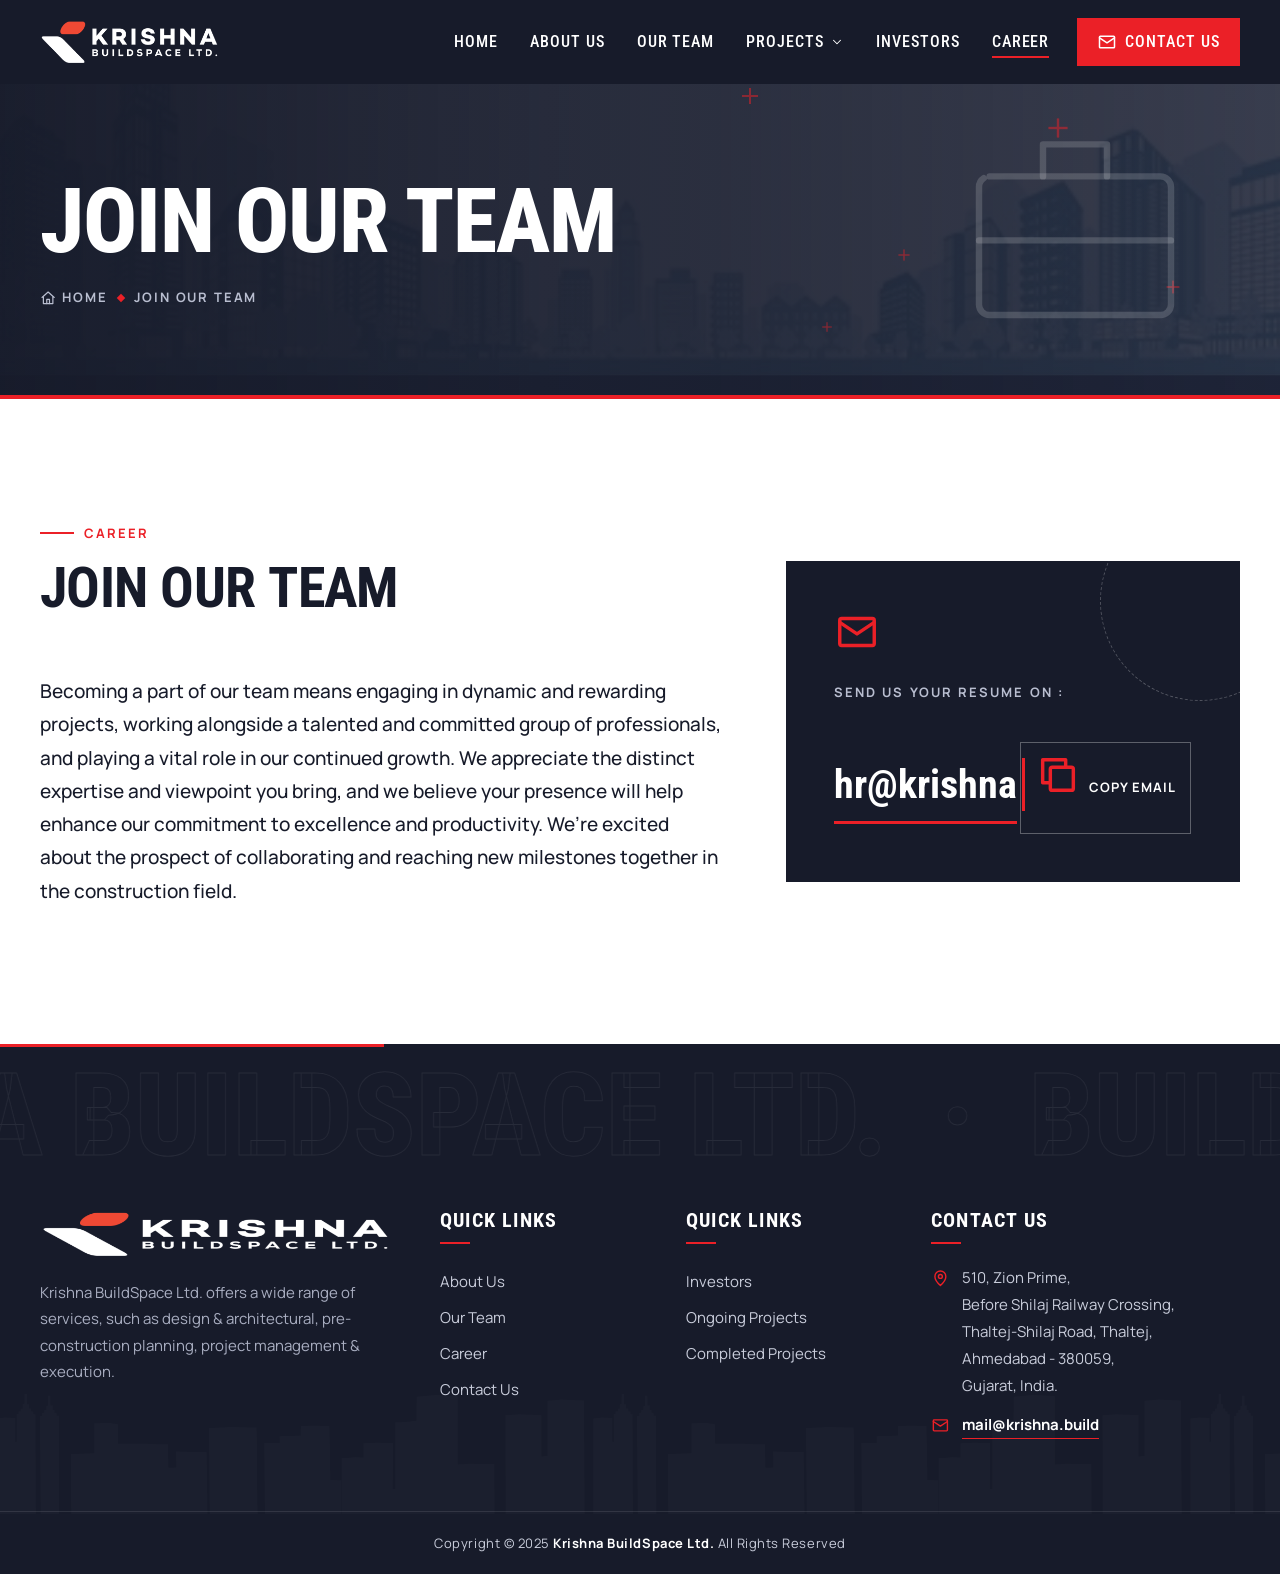
<file: career.html>
<!doctype html>
<html lang="en">
<head>
<meta charset="utf-8">
<meta name="viewport" content="width=device-width, initial-scale=1">
<title>Career | Krishna BuildSpace Ltd.</title>
<meta name="author" content="Krishna BuildSpace Ltd. | Engineering &amp; Construction Management Company">
<meta name="keywords" content="Krishna BuildSpace Ltd. , Engineering &amp; Construction Management Company">
<meta name="description" content="Krishna BuildSpace Ltd. | Engineering &amp; Construction Management Company">
<meta name="robots" content="INDEX,FOLLOW">
<meta property="og:locale" content="en_US">
<meta property="og:type" content="website">
<meta property="og:title" content="Career | Krishna BuildSpace Ltd.">
<meta property="og:description" content="Krishna BuildSpace Ltd. | Engineering &amp; Construction Management Company">
<meta property="og:site_name" content="Krishna BuildSpace Ltd.">
<meta name="theme-color" content="#171b2a">
<link rel="icon" type="image/png" href="assets/images/favicon.png">
<link rel="apple-touch-icon" href="assets/images/favicon.png">
<link rel="preconnect" href="https://fonts.googleapis.com">
<link rel="preconnect" href="https://fonts.gstatic.com" crossorigin>
<link rel="stylesheet" href="assets/css/site.css">
<link rel="stylesheet" href="assets/css/motion.css">
<link rel="stylesheet" href="assets/css/scene.css">
<noscript><style>[data-reveal]{opacity:1!important;transform:none!important;clip-path:none!important}.preloader{display:none}.hero h1 .w>span,.page-title h1 span,.title .ch{transform:none!important;opacity:1!important}.crumbs{opacity:1!important}.accordion-content{height:auto!important}.projects tbody tr{opacity:1!important;transform:none!important}main{opacity:1!important;transform:none!important}</style></noscript>
</head>
<body class="">

<svg class="sprite" aria-hidden="true" focusable="false"><symbol id="i-arrow" viewBox="0 0 24 24"><path pathLength="1" d="M5 12h14M13 6l6 6-6 6"/></symbol><symbol id="i-up" viewBox="0 0 24 24"><path pathLength="1" d="M12 19V5M6 11l6-6 6 6"/></symbol><symbol id="i-caret" viewBox="0 0 24 24"><path pathLength="1" d="M6 9l6 6 6-6"/></symbol><symbol id="i-chevron" viewBox="0 0 24 24"><path pathLength="1" d="M9 6l6 6-6 6"/></symbol><symbol id="i-search" viewBox="0 0 24 24"><circle pathLength="1" cx="11" cy="11" r="7"/><path pathLength="1" d="M20 20l-3.5-3.5"/></symbol><symbol id="i-home" viewBox="0 0 24 24"><path pathLength="1" d="M3 11l9-8 9 8"/><path pathLength="1" d="M5 10v10h14V10"/><path pathLength="1" d="M10 20v-6h4v6"/></symbol><symbol id="i-info" viewBox="0 0 24 24"><circle pathLength="1" cx="12" cy="12" r="9"/><path pathLength="1" d="M12 11v6"/><path pathLength="1" d="M12 7.5v.01"/></symbol><symbol id="i-users" viewBox="0 0 24 24"><circle pathLength="1" cx="9" cy="8" r="3.5"/><path pathLength="1" d="M2.5 20c.6-3.6 3.2-5.5 6.5-5.5s5.9 1.9 6.5 5.5"/><circle pathLength="1" cx="17.5" cy="9" r="2.5"/><path pathLength="1" d="M17 14.6c2.4.3 4 1.9 4.500 4.400"/></symbol><symbol id="i-user" viewBox="0 0 24 24"><circle pathLength="1" cx="12" cy="8" r="3.5"/><path pathLength="1" d="M5 20c.8-4 3.600-6 7-6s6.200 2 7 6"/></symbol><symbol id="i-crane" viewBox="0 0 24 24"><path pathLength="1" d="M4 21h16"/><path pathLength="1" d="M7 21V4"/><path pathLength="1" d="M7 4l12 3H7"/><path pathLength="1" d="M16 6.500V11"/><path pathLength="1" d="M14.500 11h3v3h-3z"/><path pathLength="1" d="M5 21v-3h4v3"/></symbol><symbol id="i-city" viewBox="0 0 24 24"><path pathLength="1" d="M3 21h18"/><path pathLength="1" d="M5 21V7l6-4v18"/><path pathLength="1" d="M11 9h8v12"/><path pathLength="1" d="M8 9v.01M8 13v.01M8 17v.01M15 13v.01M15 17v.01"/></symbol><symbol id="i-progress" viewBox="0 0 24 24"><circle pathLength="1" cx="12" cy="12" r="9"/><path pathLength="1" d="M12 7v5l3 2"/></symbol><symbol id="i-check" viewBox="0 0 24 24"><circle pathLength="1" cx="12" cy="12" r="9"/><path pathLength="1" d="M8 12.500l2.800 2.800L16 9.500"/></symbol><symbol id="i-chart" viewBox="0 0 24 24"><path pathLength="1" d="M4 20V4"/><path pathLength="1" d="M4 20h16"/><path pathLength="1" d="M8 16v-4"/><path pathLength="1" d="M12 16V8"/><path pathLength="1" d="M16 16v-6"/></symbol><symbol id="i-briefcase" viewBox="0 0 24 24"><rect pathLength="1" x="3" y="7" width="18" height="13" rx="1"/><path pathLength="1" d="M9 7V4h6v3"/><path pathLength="1" d="M3 13h18"/></symbol><symbol id="i-mail" viewBox="0 0 24 24"><rect pathLength="1" x="3" y="5" width="18" height="14" rx="1"/><path pathLength="1" d="M3 7l9 6 9-6"/></symbol><symbol id="i-phone" viewBox="0 0 24 24"><path pathLength="1" d="M5 4h4l2 5-2.500 1.500a11 11 0 005 5L15 13l5 2v4a1 1 0 01-1 1C10.700 20 4 13.300 4 5a1 1 0 011-1z"/></symbol><symbol id="i-pin" viewBox="0 0 24 24"><path pathLength="1" d="M12 21s-7-6.200-7-11.500a7 7 0 0114 0C19 14.800 12 21 12 21z"/><circle pathLength="1" cx="12" cy="9.500" r="2.500"/></symbol><symbol id="i-doc" viewBox="0 0 24 24"><path pathLength="1" d="M6 3h8l4 4v14H6z"/><path pathLength="1" d="M14 3v4h4"/><path pathLength="1" d="M9 13h6"/><path pathLength="1" d="M9 17h6"/></symbol><symbol id="i-folder" viewBox="0 0 24 24"><path pathLength="1" d="M3 6h6l2 2h10v11H3z"/></symbol><symbol id="i-eye" viewBox="0 0 24 24"><path pathLength="1" d="M2 12s3.600-6.500 10-6.500S22 12 22 12s-3.600 6.500-10 6.500S2 12 2 12z"/><circle pathLength="1" cx="12" cy="12" r="2.800"/></symbol><symbol id="i-play" viewBox="0 0 24 24"><circle pathLength="1" cx="12" cy="12" r="9"/><path pathLength="1" d="M10 8.500l5.500 3.500-5.500 3.500z"/></symbol><symbol id="i-compass" viewBox="0 0 24 24"><circle pathLength="1" cx="12" cy="12" r="9"/><path pathLength="1" d="M15.500 8.500l-2 5-5 2 2-5z"/></symbol><symbol id="i-clipboard" viewBox="0 0 24 24"><path pathLength="1" d="M9 4h6v3H9z"/><path pathLength="1" d="M7 5.500H5V21h14V5.500h-2"/><path pathLength="1" d="M8.500 12l1.500 1.500 3-3"/><path pathLength="1" d="M8.500 17h7"/></symbol><symbol id="i-gantt" viewBox="0 0 24 24"><path pathLength="1" d="M4 4v16h16"/><path pathLength="1" d="M8 8h7"/><path pathLength="1" d="M10 12h8"/><path pathLength="1" d="M8 16h5"/></symbol><symbol id="i-hardhat" viewBox="0 0 24 24"><path pathLength="1" d="M3 18h18"/><path pathLength="1" d="M5 18v-3a7 7 0 0114 0v3"/><path pathLength="1" d="M10 8.500V5h4v3.500"/></symbol><symbol id="i-rupee" viewBox="0 0 24 24"><path pathLength="1" d="M7 5h10"/><path pathLength="1" d="M7 9h10"/><path pathLength="1" d="M7 5c6 0 6 8 0 8l7 7"/></symbol><symbol id="i-calendar" viewBox="0 0 24 24"><rect pathLength="1" x="4" y="5" width="16" height="15" rx="1"/><path pathLength="1" d="M4 10h16"/><path pathLength="1" d="M8 3v4"/><path pathLength="1" d="M16 3v4"/></symbol><symbol id="i-layers" viewBox="0 0 24 24"><path pathLength="1" d="M12 3l9 5-9 5-9-5z"/><path pathLength="1" d="M3 13l9 5 9-5"/></symbol><symbol id="i-hash" viewBox="0 0 24 24"><path pathLength="1" d="M5 9h14"/><path pathLength="1" d="M5 15h14"/><path pathLength="1" d="M10 4L8 20"/><path pathLength="1" d="M16 4l-2 16"/></symbol><symbol id="i-landmark" viewBox="0 0 24 24"><path pathLength="1" d="M3 9l9-5 9 5"/><path pathLength="1" d="M5 9v9"/><path pathLength="1" d="M10 9v9"/><path pathLength="1" d="M14 9v9"/><path pathLength="1" d="M19 9v9"/><path pathLength="1" d="M3 20h18"/></symbol><symbol id="i-shield" viewBox="0 0 24 24"><path pathLength="1" d="M12 3l8 3v6c0 5-3.500 8-8 9-4.500-1-8-4-8-9V6z"/><path pathLength="1" d="M9 12l2 2 4-4"/></symbol><symbol id="i-target" viewBox="0 0 24 24"><circle pathLength="1" cx="12" cy="12" r="8"/><circle pathLength="1" cx="12" cy="12" r="3"/><path pathLength="1" d="M12 2v3M12 19v3M2 12h3M19 12h3"/></symbol><symbol id="i-siren" viewBox="0 0 24 24"><path pathLength="1" d="M7 18v-5a5 5 0 0110 0v5"/><path pathLength="1" d="M5 21h14"/><path pathLength="1" d="M12 3v2"/><path pathLength="1" d="M4.500 6.500L6 8"/><path pathLength="1" d="M19.500 6.500L18 8"/></symbol><symbol id="i-refresh" viewBox="0 0 24 24"><path pathLength="1" d="M4 12a8 8 0 0114-5l2 2"/><path pathLength="1" d="M20 4v5h-5"/><path pathLength="1" d="M20 12a8 8 0 01-14 5l-2-2"/><path pathLength="1" d="M4 20v-5h5"/></symbol><symbol id="i-copy" viewBox="0 0 24 24"><rect pathLength="1" x="8" y="8" width="12" height="12" rx="1"/><path pathLength="1" d="M16 8V4H4v12h4"/></symbol><symbol id="i-send" viewBox="0 0 24 24"><path pathLength="1" d="M21 3L10 14"/><path pathLength="1" d="M21 3l-7 18-4-7-7-4z"/></symbol><symbol id="i-gear" viewBox="0 0 24 24"><circle pathLength="1" cx="12" cy="12" r="3.200"/><path pathLength="1" d="M12 2.500v3M12 18.500v3M2.500 12h3M18.500 12h3M5.300 5.300l2.100 2.100M16.600 16.600l2.100 2.100M5.300 18.700l2.100-2.100M16.600 7.400l2.100-2.100"/></symbol><symbol id="i-wallet" viewBox="0 0 24 24"><rect pathLength="1" x="3" y="6" width="18" height="13" rx="1"/><path pathLength="1" d="M3 10h18"/><path pathLength="1" d="M16 14.500h2"/></symbol><symbol id="i-award" viewBox="0 0 24 24"><circle pathLength="1" cx="12" cy="9" r="5"/><path pathLength="1" d="M9 13.500L7.500 21l4.500-2.500 4.500 2.500L15 13.500"/></symbol><symbol id="i-map" viewBox="0 0 24 24"><path pathLength="1" d="M3 6l6-2 6 2 6-2v14l-6 2-6-2-6 2z"/><path pathLength="1" d="M9 4v14"/><path pathLength="1" d="M15 6v14"/></symbol></svg>
<div class="preloader" aria-hidden="true">
  <i class="preloader__panel"></i><i class="preloader__panel"></i>
  <div class="preloader__in">
    <div class="preloader__build"><i></i><i></i><i></i><i></i><i></i></div>
    <img src="assets/images/logo-white.png" alt="">
    <div class="preloader__bar"><i></i></div>
    <div class="preloader__pct"><b>0</b>%</div>
  </div>
</div>
<div class="page-veil" aria-hidden="true"><img src="assets/images/logo-white.png" alt=""></div>
<div class="scroll-bar" aria-hidden="true"></div>
<header class="header">
  <div class="wrap header__in">
    <a class="logo" href="index.html" aria-label="Krishna BuildSpace Ltd. — Home"><img src="assets/images/logo-white.png" alt="Krishna BuildSpace Ltd." width="351" height="90"></a>
    <nav aria-label="Main"><ul class="nav"><li class=""><a href="index.html"><span class="roll" data-t="Home"><span>Home</span></span></a></li><li class=""><a href="about-us.html"><span class="roll" data-t="About Us"><span>About Us</span></span></a></li><li class=""><a href="our-team.html"><span class="roll" data-t="Our Team"><span>Our Team</span></span></a></li><li class="has-sub"><button type="button" aria-haspopup="true"><span class="roll" data-t="Projects"><span>Projects</span></span> <svg class="ico caret" aria-hidden="true"><use href="#i-caret"/></svg></button><ul class="sub"><li style="--i:0"><a href="ongoing-projects.html"><svg class="ico" aria-hidden="true"><use href="#i-progress"/></svg>Ongoing Projects</a></li><li style="--i:1"><a href="completed-projects.html"><svg class="ico" aria-hidden="true"><use href="#i-check"/></svg>Completed Projects</a></li></ul></li><li class=""><a href="investors.html"><span class="roll" data-t="Investors"><span>Investors</span></span></a></li><li class="is-active"><a href="career.html" aria-current="page"><span class="roll" data-t="Career"><span>Career</span></span></a></li><li class="nav-cta"><a href="contact-us.html"><svg class="ico" aria-hidden="true"><use href="#i-mail"/></svg>Contact us</a></li></ul></nav>
    <button class="burger" type="button" aria-label="Menu" aria-expanded="false"><i></i><i></i><i></i></button>
  </div>
</header>
<nav class="mobile-menu" aria-label="Mobile"><ul><li><a href="index.html"><svg class="ico" aria-hidden="true"><use href="#i-home"/></svg>Home</a></li><li><a href="about-us.html"><svg class="ico" aria-hidden="true"><use href="#i-info"/></svg>About Us</a></li><li><a href="our-team.html"><svg class="ico" aria-hidden="true"><use href="#i-users"/></svg>Our Team</a></li><li><a href="ongoing-projects.html"><svg class="ico" aria-hidden="true"><use href="#i-progress"/></svg>Ongoing Projects</a></li><li><a href="completed-projects.html"><svg class="ico" aria-hidden="true"><use href="#i-check"/></svg>Completed Projects</a></li><li><a href="investors.html"><svg class="ico" aria-hidden="true"><use href="#i-chart"/></svg>Investors</a></li><li><a href="career.html" aria-current="page"><svg class="ico" aria-hidden="true"><use href="#i-briefcase"/></svg>Career</a></li><li><a href="contact-us.html"><svg class="ico" aria-hidden="true"><use href="#i-mail"/></svg>Contact us</a></li></ul></nav>

<main>

<section class="page-title">
  <div class="page-title__bg" data-speed="0.25" aria-hidden="true"></div>
  <div class="page-title__marks" aria-hidden="true"><i style="--x:58%;--y:22%;--t:7s;--s:1"></i><i style="--x:70%;--y:62%;--t:9s;--s:0.7"></i><i style="--x:82%;--y:30%;--t:6s;--s:1.2"></i><i style="--x:91%;--y:70%;--t:8s;--s:0.8"></i><i style="--x:64%;--y:80%;--t:10s;--s:0.6"></i><i style="--x:77%;--y:12%;--t:11s;--s:0.9"></i></div>
  <div class="page-title__ico" aria-hidden="true"><svg class="ico" aria-hidden="true"><use href="#i-briefcase"/></svg></div>
  <div class="wrap">
    <h1><span>Join Our Team</span></h1>
    <div class="crumbs"><a href="index.html"><svg class="ico" aria-hidden="true"><use href="#i-home"/></svg>Home</a><i></i><span>Join Our Team</span></div>
  </div>
  <div class="page-title__line" aria-hidden="true"></div>
</section>
<section class="sec sec--white">
  <div class="wrap">
    <div class="career">
      <div>
        <div class="sec-head" data-reveal="up"><span class="eyebrow">Career</span><h2 class="title" data-chars>Join Our Team</h2></div>
        <p class="lead" data-reveal="up">Becoming a part of our team means engaging in dynamic and rewarding projects, working alongside a talented and committed group of professionals, and playing a vital role in our continued growth. We appreciate the distinct expertise and viewpoint you bring, and we believe your presence will help enhance our commitment to excellence and productivity. We’re excited about the prospect of collaborating and reaching new milestones together in the construction field.</p>
      </div>
      <div class="mail-card" data-reveal="right">
        <span class="mail-card__plane" aria-hidden="true"><svg class="ico" aria-hidden="true"><use href="#i-send"/></svg></span>
        <svg class="ico mail-card__ico" aria-hidden="true"><use href="#i-mail"/></svg>
        <small>Send us your resume on :</small>
        <a href="mailto:hr@krishna.build" data-type>hr@krishna.build</a>
        <button class="copy" type="button" data-copy="hr@krishna.build"><svg class="ico" aria-hidden="true"><use href="#i-copy"/></svg>Copy email</button>
      </div>
    </div>
  </div>
</section>

</main>

<footer class="footer">
  <div class="footer__word" aria-hidden="true"><span data-scrollx="-0.35">Krishna BuildSpace Ltd. &nbsp;·&nbsp; Building Beyond Boundaries. &nbsp;·&nbsp; Krishna BuildSpace Ltd.</span></div>
  <div class="footer__sky" aria-hidden="true"></div>
  <div class="wrap footer__in" data-stagger="up">
    <div>
      <img src="assets/images/logo-white.png" alt="Krishna BuildSpace Ltd." width="351" height="90">
      <p>Krishna BuildSpace Ltd. offers a wide range of services, such as design &amp; architectural, pre-construction planning, project management &amp; execution.</p>
    </div>
    <div>
      <h4>Quick Links</h4>
      <ul><li><a href="about-us.html"><svg class="ico" aria-hidden="true"><use href="#i-chevron"/></svg>About Us</a></li><li><a href="our-team.html"><svg class="ico" aria-hidden="true"><use href="#i-chevron"/></svg>Our Team</a></li><li><a href="career.html"><svg class="ico" aria-hidden="true"><use href="#i-chevron"/></svg>Career</a></li><li><a href="contact-us.html"><svg class="ico" aria-hidden="true"><use href="#i-chevron"/></svg>Contact Us</a></li></ul>
    </div>
    <div>
      <h4>Quick Links</h4>
      <ul><li><a href="investors.html"><svg class="ico" aria-hidden="true"><use href="#i-chevron"/></svg>Investors</a></li><li><a href="ongoing-projects.html"><svg class="ico" aria-hidden="true"><use href="#i-chevron"/></svg>Ongoing Projects</a></li><li><a href="completed-projects.html"><svg class="ico" aria-hidden="true"><use href="#i-chevron"/></svg>Completed Projects</a></li></ul>
    </div>
    <div>
      <h4>Contact Us</h4>
      <address>
        <span class="footer__row"><svg class="ico" aria-hidden="true"><use href="#i-pin"/></svg><span>510, Zion Prime,<br>Before Shilaj Railway Crossing,<br>Thaltej-Shilaj Road, Thaltej,<br>Ahmedabad - 380059,<br>Gujarat, India.</span></span>
        <span class="footer__row"><svg class="ico" aria-hidden="true"><use href="#i-mail"/></svg><a href="mailto:mail@krishna.build">mail@krishna.build</a></span>
      </address>
    </div>
  </div>
  <div class="footer__bar"><div class="wrap">Copyright &copy; 2025 <b>Krishna BuildSpace Ltd.</b> All Rights Reserved</div></div>
</footer>
<button class="to-top" type="button" aria-label="Back to top">
  <svg class="ring" viewBox="0 0 50 50" aria-hidden="true"><circle cx="25" cy="25" r="23"/></svg>
  <svg class="ico ar" aria-hidden="true"><use href="#i-up"/></svg>
</button>
<div class="toast" role="status" aria-live="polite"></div>
<script src="assets/js/site.js"></script>
<script src="assets/js/motion.js"></script>

</body>
</html>
</file>
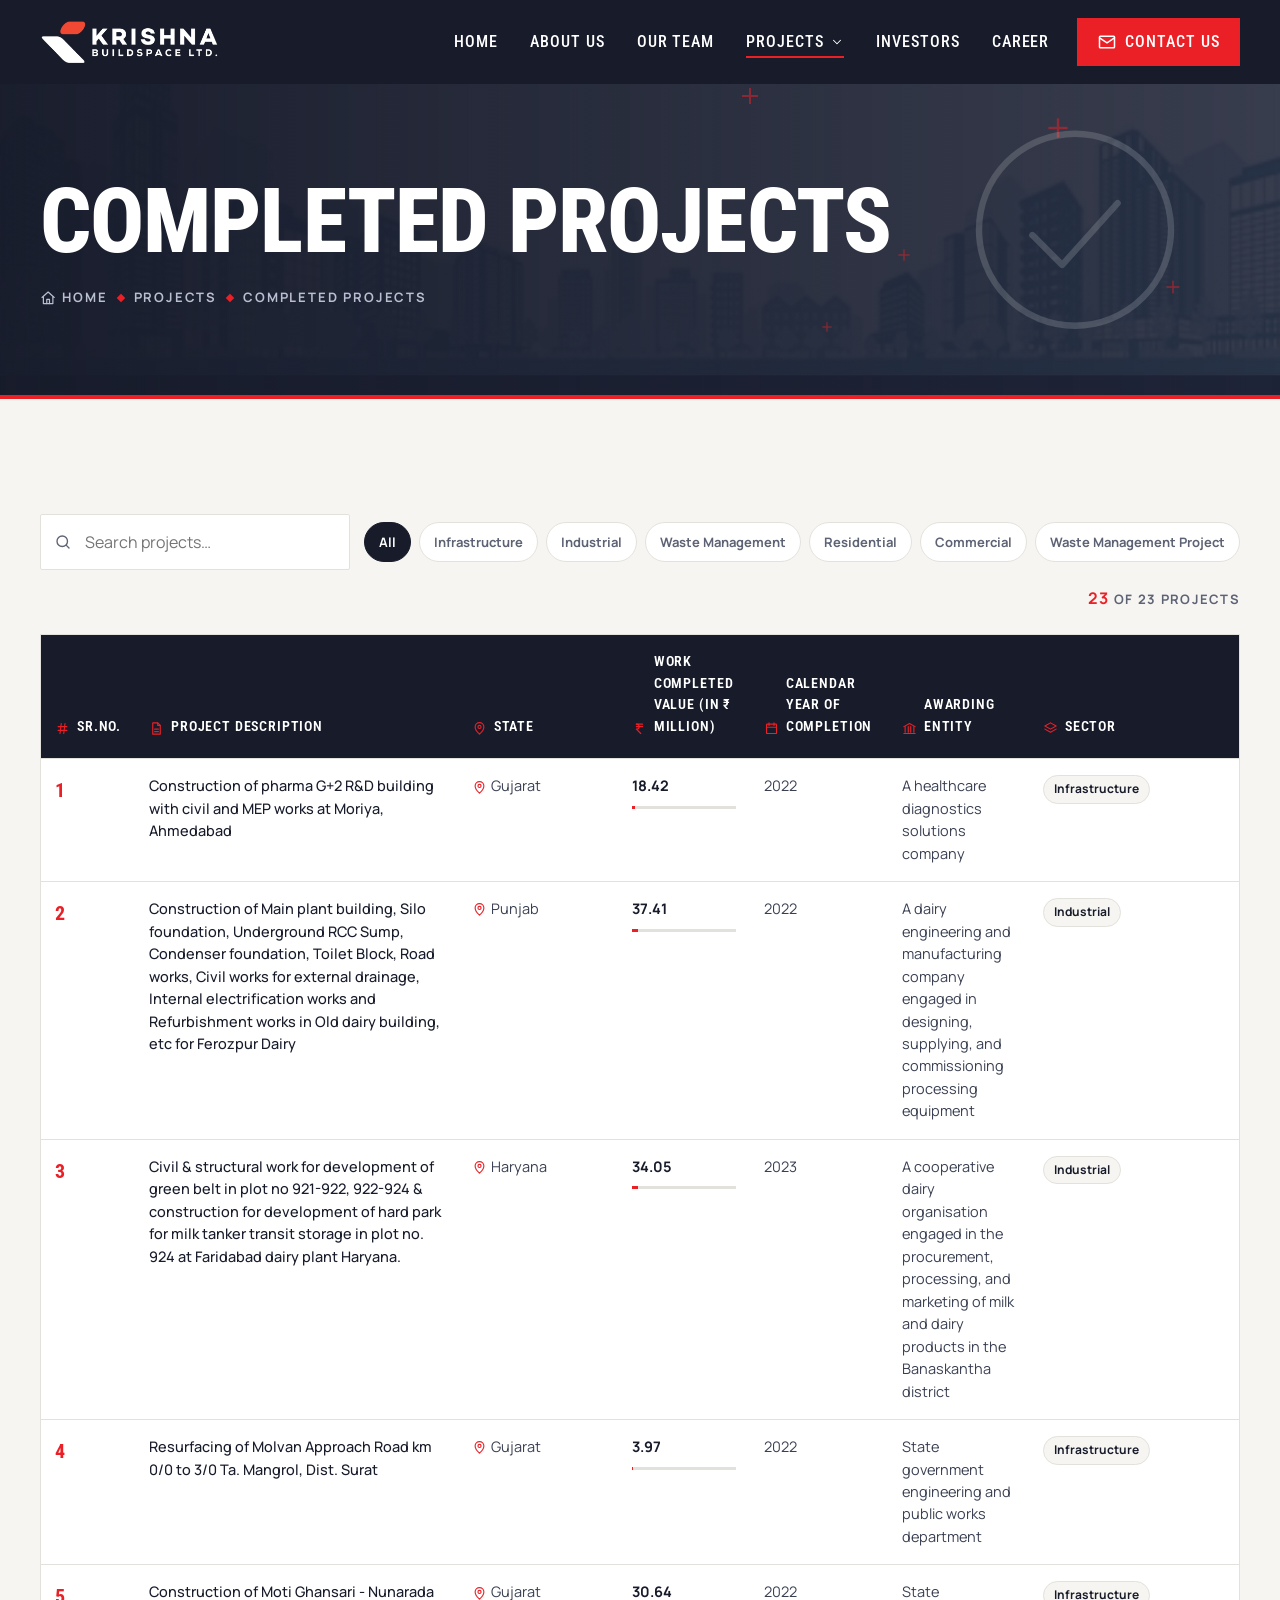
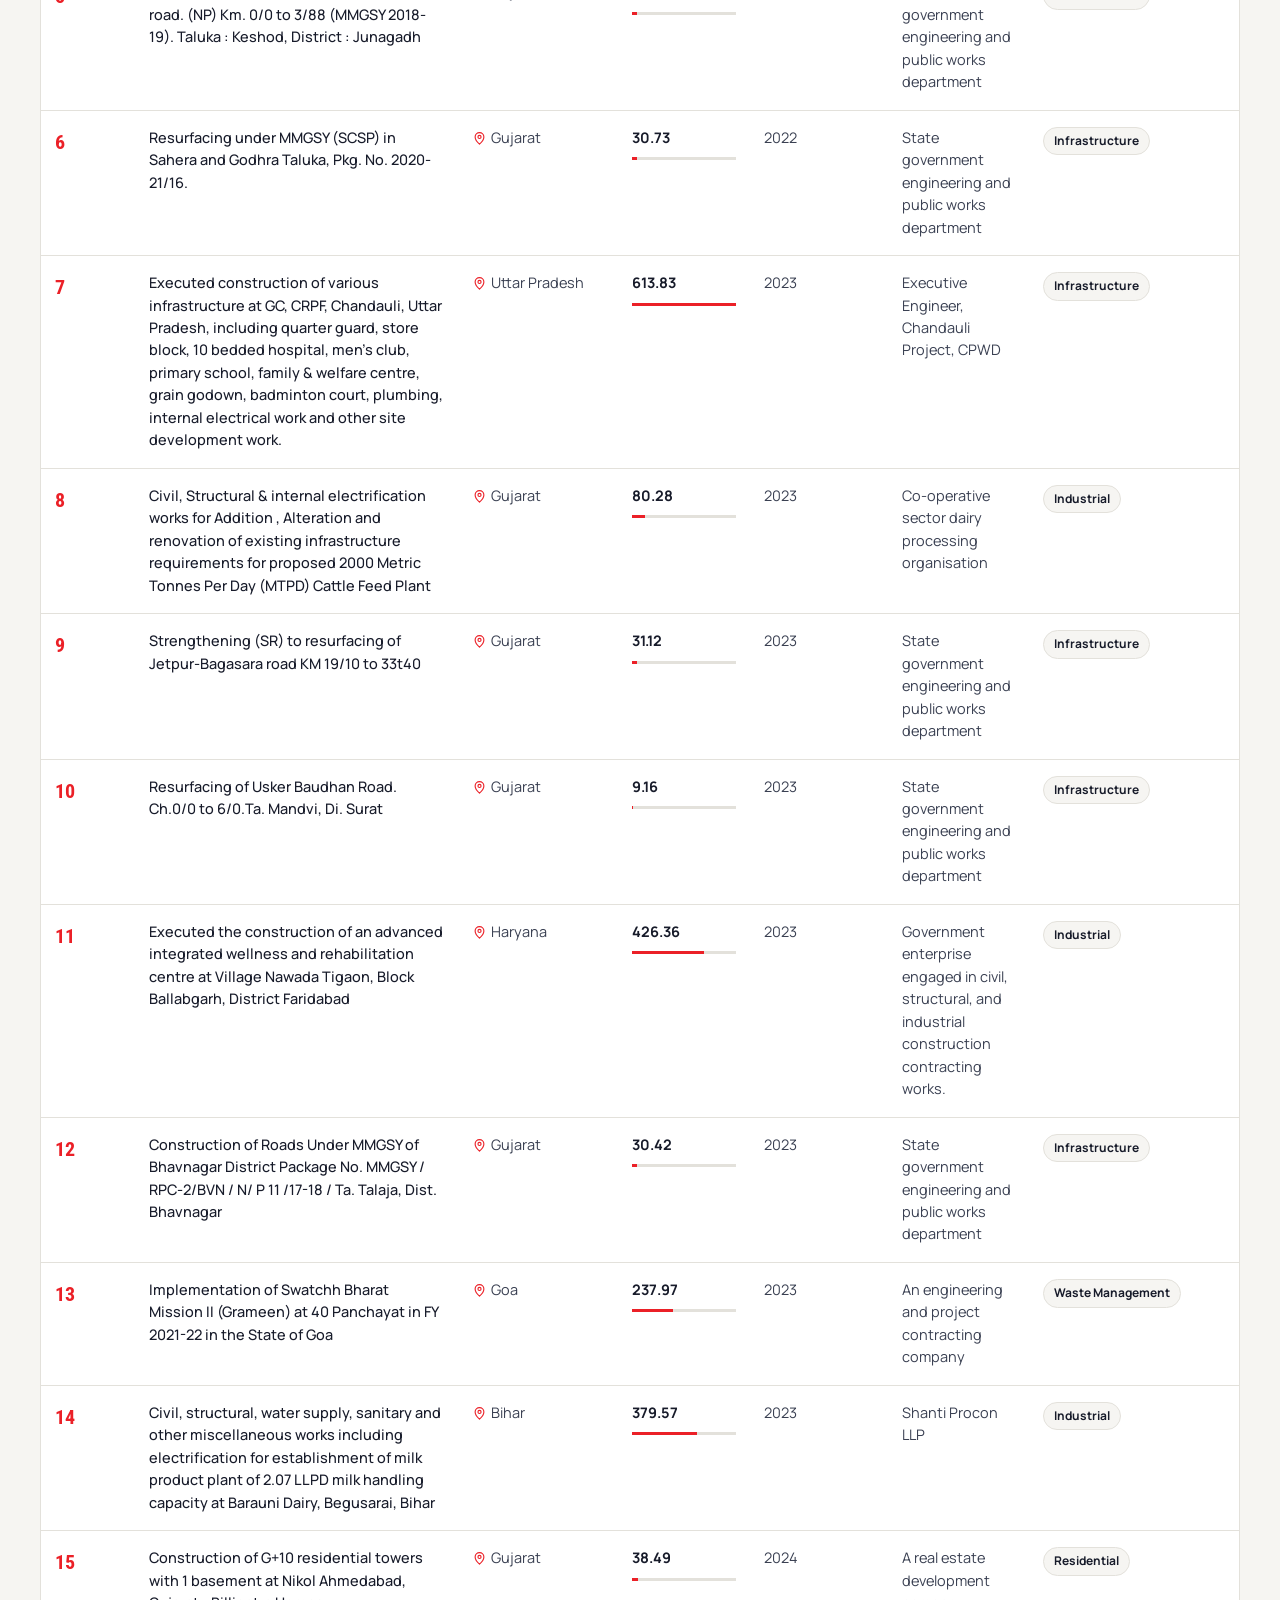
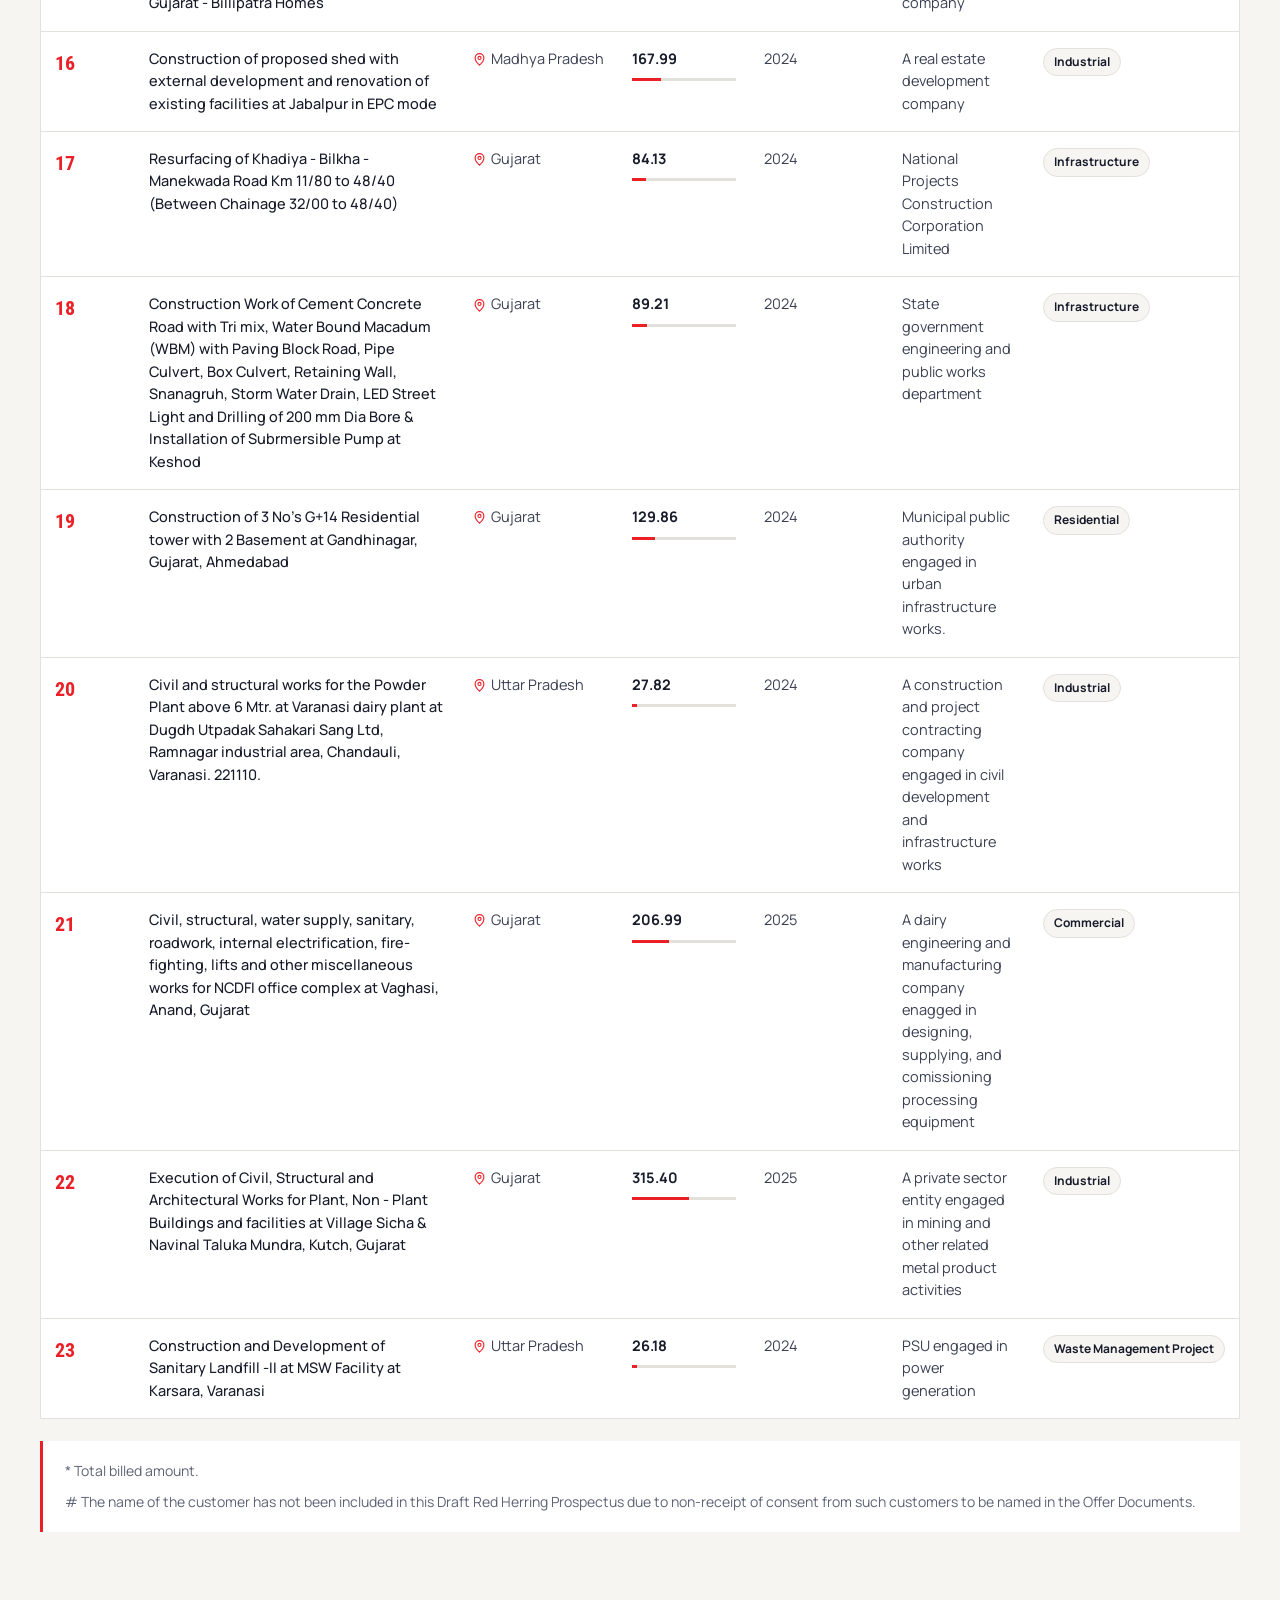
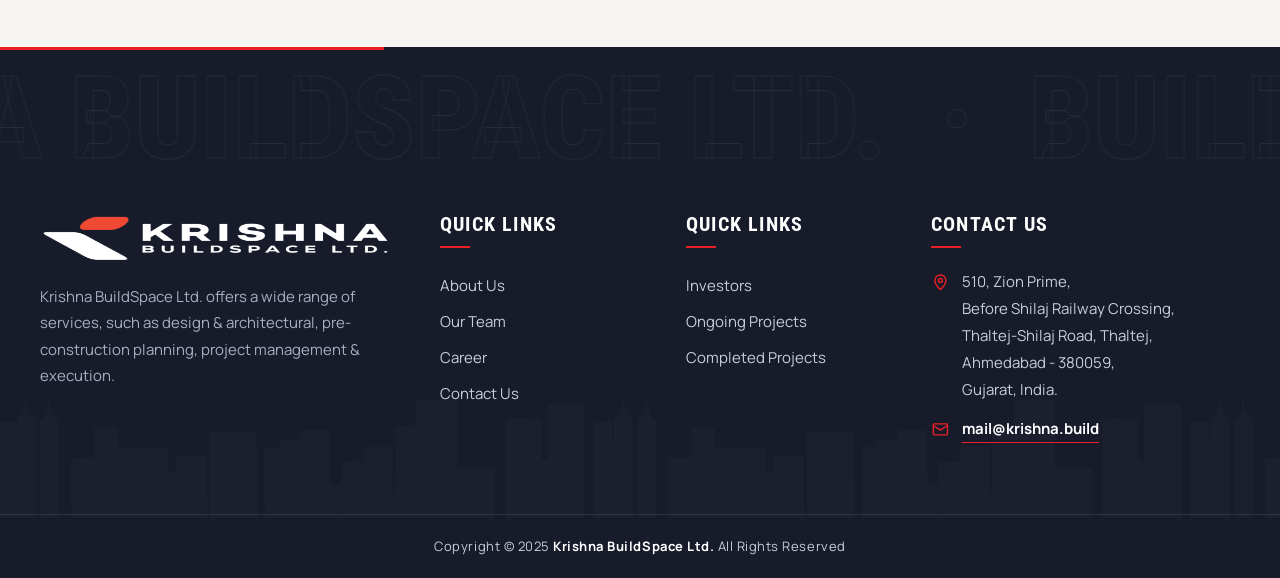
<file: completed-projects.html>
<!doctype html>
<html lang="en">
<head>
<meta charset="utf-8">
<meta name="viewport" content="width=device-width, initial-scale=1">
<title>Completed Projects | Krishna BuildSpace Ltd.</title>
<meta name="author" content="Krishna BuildSpace Ltd. | Engineering &amp; Construction Management Company">
<meta name="keywords" content="Krishna BuildSpace Ltd. , Engineering &amp; Construction Management Company">
<meta name="description" content="Krishna BuildSpace Ltd. | Engineering &amp; Construction Management Company">
<meta name="robots" content="INDEX,FOLLOW">
<meta property="og:locale" content="en_US">
<meta property="og:type" content="website">
<meta property="og:title" content="Completed Projects | Krishna BuildSpace Ltd.">
<meta property="og:description" content="Krishna BuildSpace Ltd. | Engineering &amp; Construction Management Company">
<meta property="og:site_name" content="Krishna BuildSpace Ltd.">
<meta name="theme-color" content="#171b2a">
<link rel="icon" type="image/png" href="assets/images/favicon.png">
<link rel="apple-touch-icon" href="assets/images/favicon.png">
<link rel="preconnect" href="https://fonts.googleapis.com">
<link rel="preconnect" href="https://fonts.gstatic.com" crossorigin>
<link rel="stylesheet" href="assets/css/site.css">
<link rel="stylesheet" href="assets/css/motion.css">
<link rel="stylesheet" href="assets/css/scene.css">
<noscript><style>[data-reveal]{opacity:1!important;transform:none!important;clip-path:none!important}.preloader{display:none}.hero h1 .w>span,.page-title h1 span,.title .ch{transform:none!important;opacity:1!important}.crumbs{opacity:1!important}.accordion-content{height:auto!important}.projects tbody tr{opacity:1!important;transform:none!important}main{opacity:1!important;transform:none!important}</style></noscript>
</head>
<body class="">

<svg class="sprite" aria-hidden="true" focusable="false"><symbol id="i-arrow" viewBox="0 0 24 24"><path pathLength="1" d="M5 12h14M13 6l6 6-6 6"/></symbol><symbol id="i-up" viewBox="0 0 24 24"><path pathLength="1" d="M12 19V5M6 11l6-6 6 6"/></symbol><symbol id="i-caret" viewBox="0 0 24 24"><path pathLength="1" d="M6 9l6 6 6-6"/></symbol><symbol id="i-chevron" viewBox="0 0 24 24"><path pathLength="1" d="M9 6l6 6-6 6"/></symbol><symbol id="i-search" viewBox="0 0 24 24"><circle pathLength="1" cx="11" cy="11" r="7"/><path pathLength="1" d="M20 20l-3.5-3.5"/></symbol><symbol id="i-home" viewBox="0 0 24 24"><path pathLength="1" d="M3 11l9-8 9 8"/><path pathLength="1" d="M5 10v10h14V10"/><path pathLength="1" d="M10 20v-6h4v6"/></symbol><symbol id="i-info" viewBox="0 0 24 24"><circle pathLength="1" cx="12" cy="12" r="9"/><path pathLength="1" d="M12 11v6"/><path pathLength="1" d="M12 7.5v.01"/></symbol><symbol id="i-users" viewBox="0 0 24 24"><circle pathLength="1" cx="9" cy="8" r="3.5"/><path pathLength="1" d="M2.5 20c.6-3.6 3.2-5.5 6.5-5.5s5.9 1.9 6.5 5.5"/><circle pathLength="1" cx="17.5" cy="9" r="2.5"/><path pathLength="1" d="M17 14.6c2.4.3 4 1.9 4.500 4.400"/></symbol><symbol id="i-user" viewBox="0 0 24 24"><circle pathLength="1" cx="12" cy="8" r="3.5"/><path pathLength="1" d="M5 20c.8-4 3.600-6 7-6s6.200 2 7 6"/></symbol><symbol id="i-crane" viewBox="0 0 24 24"><path pathLength="1" d="M4 21h16"/><path pathLength="1" d="M7 21V4"/><path pathLength="1" d="M7 4l12 3H7"/><path pathLength="1" d="M16 6.500V11"/><path pathLength="1" d="M14.500 11h3v3h-3z"/><path pathLength="1" d="M5 21v-3h4v3"/></symbol><symbol id="i-city" viewBox="0 0 24 24"><path pathLength="1" d="M3 21h18"/><path pathLength="1" d="M5 21V7l6-4v18"/><path pathLength="1" d="M11 9h8v12"/><path pathLength="1" d="M8 9v.01M8 13v.01M8 17v.01M15 13v.01M15 17v.01"/></symbol><symbol id="i-progress" viewBox="0 0 24 24"><circle pathLength="1" cx="12" cy="12" r="9"/><path pathLength="1" d="M12 7v5l3 2"/></symbol><symbol id="i-check" viewBox="0 0 24 24"><circle pathLength="1" cx="12" cy="12" r="9"/><path pathLength="1" d="M8 12.500l2.800 2.800L16 9.500"/></symbol><symbol id="i-chart" viewBox="0 0 24 24"><path pathLength="1" d="M4 20V4"/><path pathLength="1" d="M4 20h16"/><path pathLength="1" d="M8 16v-4"/><path pathLength="1" d="M12 16V8"/><path pathLength="1" d="M16 16v-6"/></symbol><symbol id="i-briefcase" viewBox="0 0 24 24"><rect pathLength="1" x="3" y="7" width="18" height="13" rx="1"/><path pathLength="1" d="M9 7V4h6v3"/><path pathLength="1" d="M3 13h18"/></symbol><symbol id="i-mail" viewBox="0 0 24 24"><rect pathLength="1" x="3" y="5" width="18" height="14" rx="1"/><path pathLength="1" d="M3 7l9 6 9-6"/></symbol><symbol id="i-phone" viewBox="0 0 24 24"><path pathLength="1" d="M5 4h4l2 5-2.500 1.500a11 11 0 005 5L15 13l5 2v4a1 1 0 01-1 1C10.700 20 4 13.300 4 5a1 1 0 011-1z"/></symbol><symbol id="i-pin" viewBox="0 0 24 24"><path pathLength="1" d="M12 21s-7-6.200-7-11.500a7 7 0 0114 0C19 14.800 12 21 12 21z"/><circle pathLength="1" cx="12" cy="9.500" r="2.500"/></symbol><symbol id="i-doc" viewBox="0 0 24 24"><path pathLength="1" d="M6 3h8l4 4v14H6z"/><path pathLength="1" d="M14 3v4h4"/><path pathLength="1" d="M9 13h6"/><path pathLength="1" d="M9 17h6"/></symbol><symbol id="i-folder" viewBox="0 0 24 24"><path pathLength="1" d="M3 6h6l2 2h10v11H3z"/></symbol><symbol id="i-eye" viewBox="0 0 24 24"><path pathLength="1" d="M2 12s3.600-6.500 10-6.500S22 12 22 12s-3.600 6.500-10 6.500S2 12 2 12z"/><circle pathLength="1" cx="12" cy="12" r="2.800"/></symbol><symbol id="i-play" viewBox="0 0 24 24"><circle pathLength="1" cx="12" cy="12" r="9"/><path pathLength="1" d="M10 8.500l5.500 3.500-5.500 3.500z"/></symbol><symbol id="i-compass" viewBox="0 0 24 24"><circle pathLength="1" cx="12" cy="12" r="9"/><path pathLength="1" d="M15.500 8.500l-2 5-5 2 2-5z"/></symbol><symbol id="i-clipboard" viewBox="0 0 24 24"><path pathLength="1" d="M9 4h6v3H9z"/><path pathLength="1" d="M7 5.500H5V21h14V5.500h-2"/><path pathLength="1" d="M8.500 12l1.500 1.500 3-3"/><path pathLength="1" d="M8.500 17h7"/></symbol><symbol id="i-gantt" viewBox="0 0 24 24"><path pathLength="1" d="M4 4v16h16"/><path pathLength="1" d="M8 8h7"/><path pathLength="1" d="M10 12h8"/><path pathLength="1" d="M8 16h5"/></symbol><symbol id="i-hardhat" viewBox="0 0 24 24"><path pathLength="1" d="M3 18h18"/><path pathLength="1" d="M5 18v-3a7 7 0 0114 0v3"/><path pathLength="1" d="M10 8.500V5h4v3.500"/></symbol><symbol id="i-rupee" viewBox="0 0 24 24"><path pathLength="1" d="M7 5h10"/><path pathLength="1" d="M7 9h10"/><path pathLength="1" d="M7 5c6 0 6 8 0 8l7 7"/></symbol><symbol id="i-calendar" viewBox="0 0 24 24"><rect pathLength="1" x="4" y="5" width="16" height="15" rx="1"/><path pathLength="1" d="M4 10h16"/><path pathLength="1" d="M8 3v4"/><path pathLength="1" d="M16 3v4"/></symbol><symbol id="i-layers" viewBox="0 0 24 24"><path pathLength="1" d="M12 3l9 5-9 5-9-5z"/><path pathLength="1" d="M3 13l9 5 9-5"/></symbol><symbol id="i-hash" viewBox="0 0 24 24"><path pathLength="1" d="M5 9h14"/><path pathLength="1" d="M5 15h14"/><path pathLength="1" d="M10 4L8 20"/><path pathLength="1" d="M16 4l-2 16"/></symbol><symbol id="i-landmark" viewBox="0 0 24 24"><path pathLength="1" d="M3 9l9-5 9 5"/><path pathLength="1" d="M5 9v9"/><path pathLength="1" d="M10 9v9"/><path pathLength="1" d="M14 9v9"/><path pathLength="1" d="M19 9v9"/><path pathLength="1" d="M3 20h18"/></symbol><symbol id="i-shield" viewBox="0 0 24 24"><path pathLength="1" d="M12 3l8 3v6c0 5-3.500 8-8 9-4.500-1-8-4-8-9V6z"/><path pathLength="1" d="M9 12l2 2 4-4"/></symbol><symbol id="i-target" viewBox="0 0 24 24"><circle pathLength="1" cx="12" cy="12" r="8"/><circle pathLength="1" cx="12" cy="12" r="3"/><path pathLength="1" d="M12 2v3M12 19v3M2 12h3M19 12h3"/></symbol><symbol id="i-siren" viewBox="0 0 24 24"><path pathLength="1" d="M7 18v-5a5 5 0 0110 0v5"/><path pathLength="1" d="M5 21h14"/><path pathLength="1" d="M12 3v2"/><path pathLength="1" d="M4.500 6.500L6 8"/><path pathLength="1" d="M19.500 6.500L18 8"/></symbol><symbol id="i-refresh" viewBox="0 0 24 24"><path pathLength="1" d="M4 12a8 8 0 0114-5l2 2"/><path pathLength="1" d="M20 4v5h-5"/><path pathLength="1" d="M20 12a8 8 0 01-14 5l-2-2"/><path pathLength="1" d="M4 20v-5h5"/></symbol><symbol id="i-copy" viewBox="0 0 24 24"><rect pathLength="1" x="8" y="8" width="12" height="12" rx="1"/><path pathLength="1" d="M16 8V4H4v12h4"/></symbol><symbol id="i-send" viewBox="0 0 24 24"><path pathLength="1" d="M21 3L10 14"/><path pathLength="1" d="M21 3l-7 18-4-7-7-4z"/></symbol><symbol id="i-gear" viewBox="0 0 24 24"><circle pathLength="1" cx="12" cy="12" r="3.200"/><path pathLength="1" d="M12 2.500v3M12 18.500v3M2.500 12h3M18.500 12h3M5.300 5.300l2.100 2.100M16.600 16.600l2.100 2.100M5.300 18.700l2.100-2.100M16.600 7.400l2.100-2.100"/></symbol><symbol id="i-wallet" viewBox="0 0 24 24"><rect pathLength="1" x="3" y="6" width="18" height="13" rx="1"/><path pathLength="1" d="M3 10h18"/><path pathLength="1" d="M16 14.500h2"/></symbol><symbol id="i-award" viewBox="0 0 24 24"><circle pathLength="1" cx="12" cy="9" r="5"/><path pathLength="1" d="M9 13.500L7.500 21l4.500-2.500 4.500 2.500L15 13.500"/></symbol><symbol id="i-map" viewBox="0 0 24 24"><path pathLength="1" d="M3 6l6-2 6 2 6-2v14l-6 2-6-2-6 2z"/><path pathLength="1" d="M9 4v14"/><path pathLength="1" d="M15 6v14"/></symbol></svg>
<div class="preloader" aria-hidden="true">
  <i class="preloader__panel"></i><i class="preloader__panel"></i>
  <div class="preloader__in">
    <div class="preloader__build"><i></i><i></i><i></i><i></i><i></i></div>
    <img src="assets/images/logo-white.png" alt="">
    <div class="preloader__bar"><i></i></div>
    <div class="preloader__pct"><b>0</b>%</div>
  </div>
</div>
<div class="page-veil" aria-hidden="true"><img src="assets/images/logo-white.png" alt=""></div>
<div class="scroll-bar" aria-hidden="true"></div>
<header class="header">
  <div class="wrap header__in">
    <a class="logo" href="index.html" aria-label="Krishna BuildSpace Ltd. — Home"><img src="assets/images/logo-white.png" alt="Krishna BuildSpace Ltd." width="351" height="90"></a>
    <nav aria-label="Main"><ul class="nav"><li class=""><a href="index.html"><span class="roll" data-t="Home"><span>Home</span></span></a></li><li class=""><a href="about-us.html"><span class="roll" data-t="About Us"><span>About Us</span></span></a></li><li class=""><a href="our-team.html"><span class="roll" data-t="Our Team"><span>Our Team</span></span></a></li><li class="has-sub is-active"><button type="button" aria-haspopup="true"><span class="roll" data-t="Projects"><span>Projects</span></span> <svg class="ico caret" aria-hidden="true"><use href="#i-caret"/></svg></button><ul class="sub"><li style="--i:0"><a href="ongoing-projects.html"><svg class="ico" aria-hidden="true"><use href="#i-progress"/></svg>Ongoing Projects</a></li><li style="--i:1"><a href="completed-projects.html" aria-current="page"><svg class="ico" aria-hidden="true"><use href="#i-check"/></svg>Completed Projects</a></li></ul></li><li class=""><a href="investors.html"><span class="roll" data-t="Investors"><span>Investors</span></span></a></li><li class=""><a href="career.html"><span class="roll" data-t="Career"><span>Career</span></span></a></li><li class="nav-cta"><a href="contact-us.html"><svg class="ico" aria-hidden="true"><use href="#i-mail"/></svg>Contact us</a></li></ul></nav>
    <button class="burger" type="button" aria-label="Menu" aria-expanded="false"><i></i><i></i><i></i></button>
  </div>
</header>
<nav class="mobile-menu" aria-label="Mobile"><ul><li><a href="index.html"><svg class="ico" aria-hidden="true"><use href="#i-home"/></svg>Home</a></li><li><a href="about-us.html"><svg class="ico" aria-hidden="true"><use href="#i-info"/></svg>About Us</a></li><li><a href="our-team.html"><svg class="ico" aria-hidden="true"><use href="#i-users"/></svg>Our Team</a></li><li><a href="ongoing-projects.html"><svg class="ico" aria-hidden="true"><use href="#i-progress"/></svg>Ongoing Projects</a></li><li><a href="completed-projects.html" aria-current="page"><svg class="ico" aria-hidden="true"><use href="#i-check"/></svg>Completed Projects</a></li><li><a href="investors.html"><svg class="ico" aria-hidden="true"><use href="#i-chart"/></svg>Investors</a></li><li><a href="career.html"><svg class="ico" aria-hidden="true"><use href="#i-briefcase"/></svg>Career</a></li><li><a href="contact-us.html"><svg class="ico" aria-hidden="true"><use href="#i-mail"/></svg>Contact us</a></li></ul></nav>

<main>

<section class="page-title">
  <div class="page-title__bg" data-speed="0.25" aria-hidden="true"></div>
  <div class="page-title__marks" aria-hidden="true"><i style="--x:58%;--y:22%;--t:7s;--s:1"></i><i style="--x:70%;--y:62%;--t:9s;--s:0.7"></i><i style="--x:82%;--y:30%;--t:6s;--s:1.2"></i><i style="--x:91%;--y:70%;--t:8s;--s:0.8"></i><i style="--x:64%;--y:80%;--t:10s;--s:0.6"></i><i style="--x:77%;--y:12%;--t:11s;--s:0.9"></i></div>
  <div class="page-title__ico" aria-hidden="true"><svg class="ico" aria-hidden="true"><use href="#i-check"/></svg></div>
  <div class="wrap">
    <h1><span>Completed Projects</span></h1>
    <div class="crumbs"><a href="index.html"><svg class="ico" aria-hidden="true"><use href="#i-home"/></svg>Home</a><i></i><span>Projects</span><i></i><span>Completed Projects</span></div>
  </div>
  <div class="page-title__line" aria-hidden="true"></div>
</section>
<section class="sec">
  <div class="wrap">
    <div class="tools" data-reveal="up">
      <label class="search"><svg class="ico" aria-hidden="true"><use href="#i-search"/></svg><input id="projectSearch" type="search" placeholder="Search projects…" aria-label="Search projects"></label>
      <div class="chips" role="group" aria-label="Filter by sector"><button type="button" class="is-on" data-sector="" aria-pressed="true">All</button><button type="button" data-sector="Infrastructure" aria-pressed="false">Infrastructure</button><button type="button" data-sector="Industrial" aria-pressed="false">Industrial</button><button type="button" data-sector="Waste Management" aria-pressed="false">Waste Management</button><button type="button" data-sector="Residential" aria-pressed="false">Residential</button><button type="button" data-sector="Commercial" aria-pressed="false">Commercial</button><button type="button" data-sector="Waste Management Project" aria-pressed="false">Waste Management Project</button></div>
      <div class="count"><b id="projectCount">23</b> of 23 projects</div>
    </div>
    <div class="table-wrap">
      <table class="projects">
        <thead><tr><th scope="col"><span><svg class="ico" aria-hidden="true"><use href="#i-hash"/></svg>Sr.No.</span></th><th scope="col"><span><svg class="ico" aria-hidden="true"><use href="#i-doc"/></svg>Project Description</span></th><th scope="col"><span><svg class="ico" aria-hidden="true"><use href="#i-pin"/></svg>State</span></th><th scope="col"><span><svg class="ico" aria-hidden="true"><use href="#i-rupee"/></svg>Work Completed Value (in ₹ million)</span></th><th scope="col"><span><svg class="ico" aria-hidden="true"><use href="#i-calendar"/></svg>Calendar year of completion</span></th><th scope="col"><span><svg class="ico" aria-hidden="true"><use href="#i-landmark"/></svg>Awarding Entity</span></th><th scope="col"><span><svg class="ico" aria-hidden="true"><use href="#i-layers"/></svg>Sector</span></th></tr></thead>
        <tbody>
<tr data-sector="Infrastructure"><td data-label="Sr.No.">1</td><td class="desc" data-label="Project Description">Construction of pharma G+2 R&amp;D building with civil and MEP works at Moriya, Ahmedabad</td><td class="state" data-label="State"><svg class="ico" aria-hidden="true"><use href="#i-pin"/></svg>Gujarat</td><td class="num" data-label="Work Completed Value (in ₹ million)"><span class="val" data-val="18.42">18.42</span><span class="meter" aria-hidden="true"><i style="--p:3.0%"></i></span></td><td data-label="Calendar year of completion">2022</td><td data-label="Awarding Entity">A healthcare diagnostics solutions company</td><td data-label="Sector"><span class="tagx">Infrastructure</span></td></tr>
<tr data-sector="Industrial"><td data-label="Sr.No.">2</td><td class="desc" data-label="Project Description">Construction of Main plant building, Silo foundation, Underground RCC Sump, Condenser foundation, Toilet Block, Road works, Civil works for external drainage, Internal electrification works and Refurbishment works in Old dairy building, etc for Ferozpur Dairy</td><td class="state" data-label="State"><svg class="ico" aria-hidden="true"><use href="#i-pin"/></svg>Punjab</td><td class="num" data-label="Work Completed Value (in ₹ million)"><span class="val" data-val="37.52">37.52</span><span class="meter" aria-hidden="true"><i style="--p:6.0%"></i></span></td><td data-label="Calendar year of completion">2022</td><td data-label="Awarding Entity">A dairy engineering and manufacturing company engaged in designing, supplying, and commissioning processing equipment</td><td data-label="Sector"><span class="tagx">Industrial</span></td></tr>
<tr data-sector="Industrial"><td data-label="Sr.No.">3</td><td class="desc" data-label="Project Description">Civil &amp; structural work for development of green belt in plot no 921-922, 922-924 &amp; construction for development of hard park for milk tanker transit storage in plot no. 924 at Faridabad dairy plant Haryana.</td><td class="state" data-label="State"><svg class="ico" aria-hidden="true"><use href="#i-pin"/></svg>Haryana</td><td class="num" data-label="Work Completed Value (in ₹ million)"><span class="val" data-val="34.15">34.15</span><span class="meter" aria-hidden="true"><i style="--p:5.5%"></i></span></td><td data-label="Calendar year of completion">2023</td><td data-label="Awarding Entity">A cooperative dairy organisation engaged in the procurement, processing, and marketing of milk and dairy products in the Banaskantha district</td><td data-label="Sector"><span class="tagx">Industrial</span></td></tr>
<tr data-sector="Infrastructure"><td data-label="Sr.No.">4</td><td class="desc" data-label="Project Description">Resurfacing of Molvan Approach Road km 0/0 to 3/0 Ta. Mangrol, Dist. Surat</td><td class="state" data-label="State"><svg class="ico" aria-hidden="true"><use href="#i-pin"/></svg>Gujarat</td><td class="num" data-label="Work Completed Value (in ₹ million)"><span class="val" data-val="3.98">3.98</span><span class="meter" aria-hidden="true"><i style="--p:0.6%"></i></span></td><td data-label="Calendar year of completion">2022</td><td data-label="Awarding Entity">State government engineering and public works department</td><td data-label="Sector"><span class="tagx">Infrastructure</span></td></tr>
<tr data-sector="Infrastructure"><td data-label="Sr.No.">5</td><td class="desc" data-label="Project Description">Construction of Moti Ghansari - Nunarada road. (NP) Km. 0/0 to 3/88 (MMGSY 2018-19). Taluka : Keshod, District : Junagadh</td><td class="state" data-label="State"><svg class="ico" aria-hidden="true"><use href="#i-pin"/></svg>Gujarat</td><td class="num" data-label="Work Completed Value (in ₹ million)"><span class="val" data-val="30.73">30.73</span><span class="meter" aria-hidden="true"><i style="--p:4.9%"></i></span></td><td data-label="Calendar year of completion">2022</td><td data-label="Awarding Entity">State government engineering and public works department</td><td data-label="Sector"><span class="tagx">Infrastructure</span></td></tr>
<tr data-sector="Infrastructure"><td data-label="Sr.No.">6</td><td class="desc" data-label="Project Description">Resurfacing under MMGSY (SCSP) in Sahera and Godhra Taluka, Pkg. No. 2020-21/16.</td><td class="state" data-label="State"><svg class="ico" aria-hidden="true"><use href="#i-pin"/></svg>Gujarat</td><td class="num" data-label="Work Completed Value (in ₹ million)"><span class="val" data-val="30.82">30.82</span><span class="meter" aria-hidden="true"><i style="--p:4.9%"></i></span></td><td data-label="Calendar year of completion">2022</td><td data-label="Awarding Entity">State government engineering and public works department</td><td data-label="Sector"><span class="tagx">Infrastructure</span></td></tr>
<tr data-sector="Infrastructure"><td data-label="Sr.No.">7</td><td class="desc" data-label="Project Description">Executed construction of various infrastructure at GC, CRPF, Chandauli, Uttar Pradesh, including quarter guard, store block, 10 bedded hospital, men’s club, primary school, family &amp; welfare centre, grain godown, badminton court, plumbing, internal electrical work and other site development work.</td><td class="state" data-label="State"><svg class="ico" aria-hidden="true"><use href="#i-pin"/></svg>Uttar Pradesh</td><td class="num" data-label="Work Completed Value (in ₹ million)"><span class="val" data-val="624.20">624.20</span><span class="meter" aria-hidden="true"><i style="--p:100.0%"></i></span></td><td data-label="Calendar year of completion">2023</td><td data-label="Awarding Entity">Executive Engineer, Chandauli Project, CPWD</td><td data-label="Sector"><span class="tagx">Infrastructure</span></td></tr>
<tr data-sector="Industrial"><td data-label="Sr.No.">8</td><td class="desc" data-label="Project Description">Civil, Structural &amp; internal electrification works for Addition , Alteration and renovation of existing infrastructure requirements for proposed 2000 Metric Tonnes Per Day (MTPD) Cattle Feed Plant</td><td class="state" data-label="State"><svg class="ico" aria-hidden="true"><use href="#i-pin"/></svg>Gujarat</td><td class="num" data-label="Work Completed Value (in ₹ million)"><span class="val" data-val="81.64">81.64</span><span class="meter" aria-hidden="true"><i style="--p:13.1%"></i></span></td><td data-label="Calendar year of completion">2023</td><td data-label="Awarding Entity">Co-operative sector dairy processing organisation</td><td data-label="Sector"><span class="tagx">Industrial</span></td></tr>
<tr data-sector="Infrastructure"><td data-label="Sr.No.">9</td><td class="desc" data-label="Project Description">Strengthening (SR) to resurfacing of Jetpur-Bagasara road KM 19/10 to 33t40</td><td class="state" data-label="State"><svg class="ico" aria-hidden="true"><use href="#i-pin"/></svg>Gujarat</td><td class="num" data-label="Work Completed Value (in ₹ million)"><span class="val" data-val="31.65">31.65</span><span class="meter" aria-hidden="true"><i style="--p:5.1%"></i></span></td><td data-label="Calendar year of completion">2023</td><td data-label="Awarding Entity">State government engineering and public works department</td><td data-label="Sector"><span class="tagx">Infrastructure</span></td></tr>
<tr data-sector="Infrastructure"><td data-label="Sr.No.">10</td><td class="desc" data-label="Project Description">Resurfacing of Usker Baudhan Road. Ch.0/0 to 6/0.Ta. Mandvi, Di. Surat</td><td class="state" data-label="State"><svg class="ico" aria-hidden="true"><use href="#i-pin"/></svg>Gujarat</td><td class="num" data-label="Work Completed Value (in ₹ million)"><span class="val" data-val="9.31">9.31</span><span class="meter" aria-hidden="true"><i style="--p:1.5%"></i></span></td><td data-label="Calendar year of completion">2023</td><td data-label="Awarding Entity">State government engineering and public works department</td><td data-label="Sector"><span class="tagx">Infrastructure</span></td></tr>
<tr data-sector="Industrial"><td data-label="Sr.No.">11</td><td class="desc" data-label="Project Description">Executed the construction of an advanced integrated wellness and rehabilitation centre at Village Nawada Tigaon, Block Ballabgarh, District Faridabad</td><td class="state" data-label="State"><svg class="ico" aria-hidden="true"><use href="#i-pin"/></svg>Haryana</td><td class="num" data-label="Work Completed Value (in ₹ million)"><span class="val" data-val="433.56">433.56</span><span class="meter" aria-hidden="true"><i style="--p:69.5%"></i></span></td><td data-label="Calendar year of completion">2023</td><td data-label="Awarding Entity">Government enterprise engaged in civil, structural, and industrial construction contracting works.</td><td data-label="Sector"><span class="tagx">Industrial</span></td></tr>
<tr data-sector="Infrastructure"><td data-label="Sr.No.">12</td><td class="desc" data-label="Project Description">Construction of Roads Under MMGSY of Bhavnagar District Package No. MMGSY / RPC-2/BVN / N/ P 11 /17-18 / Ta. Talaja, Dist. Bhavnagar</td><td class="state" data-label="State"><svg class="ico" aria-hidden="true"><use href="#i-pin"/></svg>Gujarat</td><td class="num" data-label="Work Completed Value (in ₹ million)"><span class="val" data-val="31.43">31.43</span><span class="meter" aria-hidden="true"><i style="--p:5.0%"></i></span></td><td data-label="Calendar year of completion">2023</td><td data-label="Awarding Entity">State government engineering and public works department</td><td data-label="Sector"><span class="tagx">Infrastructure</span></td></tr>
<tr data-sector="Waste Management"><td data-label="Sr.No.">13</td><td class="desc" data-label="Project Description">Implementation of Swatchh Bharat Mission II (Grameen) at 40 Panchayat in FY 2021-22 in the State of Goa</td><td class="state" data-label="State"><svg class="ico" aria-hidden="true"><use href="#i-pin"/></svg>Goa</td><td class="num" data-label="Work Completed Value (in ₹ million)"><span class="val" data-val="245.85">245.85</span><span class="meter" aria-hidden="true"><i style="--p:39.4%"></i></span></td><td data-label="Calendar year of completion">2023</td><td data-label="Awarding Entity">An engineering and project contracting company</td><td data-label="Sector"><span class="tagx">Waste Management</span></td></tr>
<tr data-sector="Industrial"><td data-label="Sr.No.">14</td><td class="desc" data-label="Project Description">Civil, structural, water supply, sanitary and other miscellaneous works including electrification for establishment of milk product plant of 2.07 LLPD milk handling capacity at Barauni Dairy, Begusarai, Bihar</td><td class="state" data-label="State"><svg class="ico" aria-hidden="true"><use href="#i-pin"/></svg>Bihar</td><td class="num" data-label="Work Completed Value (in ₹ million)"><span class="val" data-val="392.14">392.14</span><span class="meter" aria-hidden="true"><i style="--p:62.8%"></i></span></td><td data-label="Calendar year of completion">2023</td><td data-label="Awarding Entity">Shanti Procon LLP</td><td data-label="Sector"><span class="tagx">Industrial</span></td></tr>
<tr data-sector="Residential"><td data-label="Sr.No.">15</td><td class="desc" data-label="Project Description">Construction of G+10 residential towers with 1 basement at Nikol Ahmedabad, Gujarat - Billipatra Homes</td><td class="state" data-label="State"><svg class="ico" aria-hidden="true"><use href="#i-pin"/></svg>Gujarat</td><td class="num" data-label="Work Completed Value (in ₹ million)"><span class="val" data-val="39.76">39.76</span><span class="meter" aria-hidden="true"><i style="--p:6.4%"></i></span></td><td data-label="Calendar year of completion">2024</td><td data-label="Awarding Entity">A real estate development company</td><td data-label="Sector"><span class="tagx">Residential</span></td></tr>
<tr data-sector="Industrial"><td data-label="Sr.No.">16</td><td class="desc" data-label="Project Description">Construction of proposed shed with external development and renovation of existing facilities at Jabalpur in EPC mode</td><td class="state" data-label="State"><svg class="ico" aria-hidden="true"><use href="#i-pin"/></svg>Madhya Pradesh</td><td class="num" data-label="Work Completed Value (in ₹ million)"><span class="val" data-val="173.55">173.55</span><span class="meter" aria-hidden="true"><i style="--p:27.8%"></i></span></td><td data-label="Calendar year of completion">2024</td><td data-label="Awarding Entity">A real estate development company</td><td data-label="Sector"><span class="tagx">Industrial</span></td></tr>
<tr data-sector="Infrastructure"><td data-label="Sr.No.">17</td><td class="desc" data-label="Project Description">Resurfacing of Khadiya - Bilkha - Manekwada Road Km 11/80 to 48/40 (Between Chainage 32/00 to 48/40)</td><td class="state" data-label="State"><svg class="ico" aria-hidden="true"><use href="#i-pin"/></svg>Gujarat</td><td class="num" data-label="Work Completed Value (in ₹ million)"><span class="val" data-val="86.92">86.92</span><span class="meter" aria-hidden="true"><i style="--p:13.9%"></i></span></td><td data-label="Calendar year of completion">2024</td><td data-label="Awarding Entity">National Projects Construction Corporation Limited</td><td data-label="Sector"><span class="tagx">Infrastructure</span></td></tr>
<tr data-sector="Infrastructure"><td data-label="Sr.No.">18</td><td class="desc" data-label="Project Description">Construction Work of Cement Concrete Road with Tri mix, Water Bound Macadum (WBM) with Paving Block Road, Pipe Culvert, Box Culvert, Retaining Wall, Snanagruh, Storm Water Drain, LED Street Light and Drilling of 200 mm Dia Bore &amp; Installation of Subrmersible Pump at Keshod</td><td class="state" data-label="State"><svg class="ico" aria-hidden="true"><use href="#i-pin"/></svg>Gujarat</td><td class="num" data-label="Work Completed Value (in ₹ million)"><span class="val" data-val="92.16">92.16</span><span class="meter" aria-hidden="true"><i style="--p:14.8%"></i></span></td><td data-label="Calendar year of completion">2024</td><td data-label="Awarding Entity">State government engineering and public works department</td><td data-label="Sector"><span class="tagx">Infrastructure</span></td></tr>
<tr data-sector="Residential"><td data-label="Sr.No.">19</td><td class="desc" data-label="Project Description">Construction of 3 No&#x27;s G+14 Residential tower with 2 Basement at Gandhinagar, Gujarat, Ahmedabad</td><td class="state" data-label="State"><svg class="ico" aria-hidden="true"><use href="#i-pin"/></svg>Gujarat</td><td class="num" data-label="Work Completed Value (in ₹ million)"><span class="val" data-val="140.60">140.60</span><span class="meter" aria-hidden="true"><i style="--p:22.5%"></i></span></td><td data-label="Calendar year of completion">2024</td><td data-label="Awarding Entity">Municipal public authority engaged in urban infrastructure works.</td><td data-label="Sector"><span class="tagx">Residential</span></td></tr>
<tr data-sector="Industrial"><td data-label="Sr.No.">20</td><td class="desc" data-label="Project Description">Civil and structural works for the Powder Plant above 6 Mtr. at Varanasi dairy plant at Dugdh Utpadak Sahakari Sang Ltd, Ramnagar industrial area, Chandauli, Varanasi. 221110.</td><td class="state" data-label="State"><svg class="ico" aria-hidden="true"><use href="#i-pin"/></svg>Uttar Pradesh</td><td class="num" data-label="Work Completed Value (in ₹ million)"><span class="val" data-val="30.12">30.12</span><span class="meter" aria-hidden="true"><i style="--p:4.8%"></i></span></td><td data-label="Calendar year of completion">2024</td><td data-label="Awarding Entity">A construction and project contracting company engaged in civil development and infrastructure works</td><td data-label="Sector"><span class="tagx">Industrial</span></td></tr>
<tr data-sector="Commercial"><td data-label="Sr.No.">21</td><td class="desc" data-label="Project Description">Civil, structural, water supply, sanitary, roadwork, internal electrification, fire-fighting, lifts and other miscellaneous works for NCDFI office complex at Vaghasi, Anand, Gujarat</td><td class="state" data-label="State"><svg class="ico" aria-hidden="true"><use href="#i-pin"/></svg>Gujarat</td><td class="num" data-label="Work Completed Value (in ₹ million)"><span class="val" data-val="224.11">224.11</span><span class="meter" aria-hidden="true"><i style="--p:35.9%"></i></span></td><td data-label="Calendar year of completion">2025</td><td data-label="Awarding Entity">A dairy engineering and manufacturing company enagged in designing, supplying, and comissioning processing equipment</td><td data-label="Sector"><span class="tagx">Commercial</span></td></tr>
<tr data-sector="Industrial"><td data-label="Sr.No.">22</td><td class="desc" data-label="Project Description">Execution of Civil, Structural and Architectural Works for Plant, Non - Plant Buildings and facilities at Village Sicha &amp; Navinal Taluka Mundra, Kutch, Gujarat</td><td class="state" data-label="State"><svg class="ico" aria-hidden="true"><use href="#i-pin"/></svg>Gujarat</td><td class="num" data-label="Work Completed Value (in ₹ million)"><span class="val" data-val="341.48">341.48</span><span class="meter" aria-hidden="true"><i style="--p:54.7%"></i></span></td><td data-label="Calendar year of completion">2025</td><td data-label="Awarding Entity">A private sector entity engaged in mining and other related metal product activities</td><td data-label="Sector"><span class="tagx">Industrial</span></td></tr>
<tr data-sector="Waste Management Project"><td data-label="Sr.No.">23</td><td class="desc" data-label="Project Description">Construction and Development of Sanitary Landfill -II at MSW Facility at Karsara, Varanasi</td><td class="state" data-label="State"><svg class="ico" aria-hidden="true"><use href="#i-pin"/></svg>Uttar Pradesh</td><td class="num" data-label="Work Completed Value (in ₹ million)"><span class="val" data-val="31.01">31.01</span><span class="meter" aria-hidden="true"><i style="--p:5.0%"></i></span></td><td data-label="Calendar year of completion">2024</td><td data-label="Awarding Entity">PSU engaged in power generation</td><td data-label="Sector"><span class="tagx">Waste Management Project</span></td></tr>
        </tbody>
      </table>
      <div class="empty"><svg class="ico" aria-hidden="true"><use href="#i-search"/></svg>No projects match your search.</div>
    </div>
    <div class="notes" data-reveal="up"><p>* Total billed amount.</p><p># The name of the customer has not been included in this Draft Red Herring Prospectus due to non-receipt of consent from such customers to be named in the Offer Documents.</p></div>
  </div>
</section>

</main>

<footer class="footer">
  <div class="footer__word" aria-hidden="true"><span data-scrollx="-0.35">Krishna BuildSpace Ltd. &nbsp;·&nbsp; Building Beyond Boundaries. &nbsp;·&nbsp; Krishna BuildSpace Ltd.</span></div>
  <div class="footer__sky" aria-hidden="true"></div>
  <div class="wrap footer__in" data-stagger="up">
    <div>
      <img src="assets/images/logo-white.png" alt="Krishna BuildSpace Ltd." width="351" height="90">
      <p>Krishna BuildSpace Ltd. offers a wide range of services, such as design &amp; architectural, pre-construction planning, project management &amp; execution.</p>
    </div>
    <div>
      <h4>Quick Links</h4>
      <ul><li><a href="about-us.html"><svg class="ico" aria-hidden="true"><use href="#i-chevron"/></svg>About Us</a></li><li><a href="our-team.html"><svg class="ico" aria-hidden="true"><use href="#i-chevron"/></svg>Our Team</a></li><li><a href="career.html"><svg class="ico" aria-hidden="true"><use href="#i-chevron"/></svg>Career</a></li><li><a href="contact-us.html"><svg class="ico" aria-hidden="true"><use href="#i-chevron"/></svg>Contact Us</a></li></ul>
    </div>
    <div>
      <h4>Quick Links</h4>
      <ul><li><a href="investors.html"><svg class="ico" aria-hidden="true"><use href="#i-chevron"/></svg>Investors</a></li><li><a href="ongoing-projects.html"><svg class="ico" aria-hidden="true"><use href="#i-chevron"/></svg>Ongoing Projects</a></li><li><a href="completed-projects.html"><svg class="ico" aria-hidden="true"><use href="#i-chevron"/></svg>Completed Projects</a></li></ul>
    </div>
    <div>
      <h4>Contact Us</h4>
      <address>
        <span class="footer__row"><svg class="ico" aria-hidden="true"><use href="#i-pin"/></svg><span>510, Zion Prime,<br>Before Shilaj Railway Crossing,<br>Thaltej-Shilaj Road, Thaltej,<br>Ahmedabad - 380059,<br>Gujarat, India.</span></span>
        <span class="footer__row"><svg class="ico" aria-hidden="true"><use href="#i-mail"/></svg><a href="mailto:mail@krishna.build">mail@krishna.build</a></span>
      </address>
    </div>
  </div>
  <div class="footer__bar"><div class="wrap">Copyright &copy; 2025 <b>Krishna BuildSpace Ltd.</b> All Rights Reserved</div></div>
</footer>
<button class="to-top" type="button" aria-label="Back to top">
  <svg class="ring" viewBox="0 0 50 50" aria-hidden="true"><circle cx="25" cy="25" r="23"/></svg>
  <svg class="ico ar" aria-hidden="true"><use href="#i-up"/></svg>
</button>
<div class="toast" role="status" aria-live="polite"></div>
<script src="assets/js/site.js"></script>
<script src="assets/js/motion.js"></script>

</body>
</html>
</file>
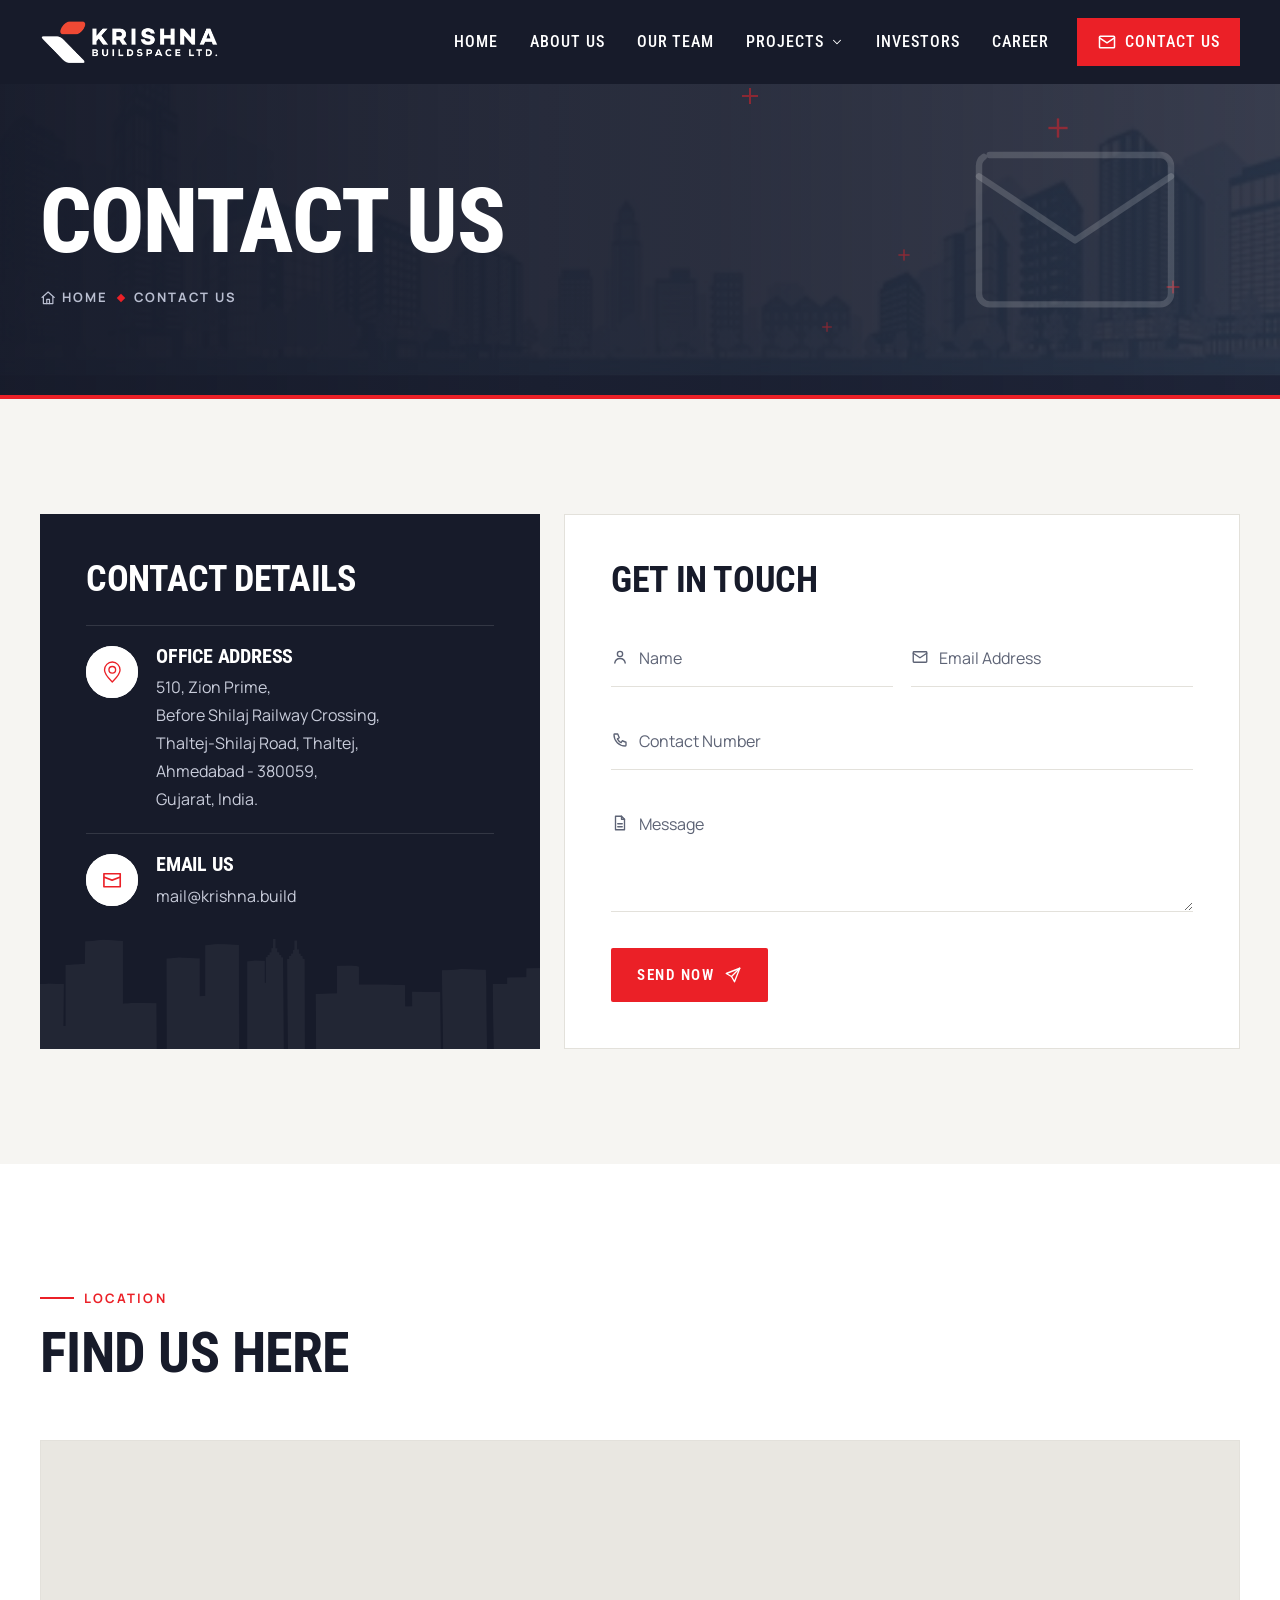
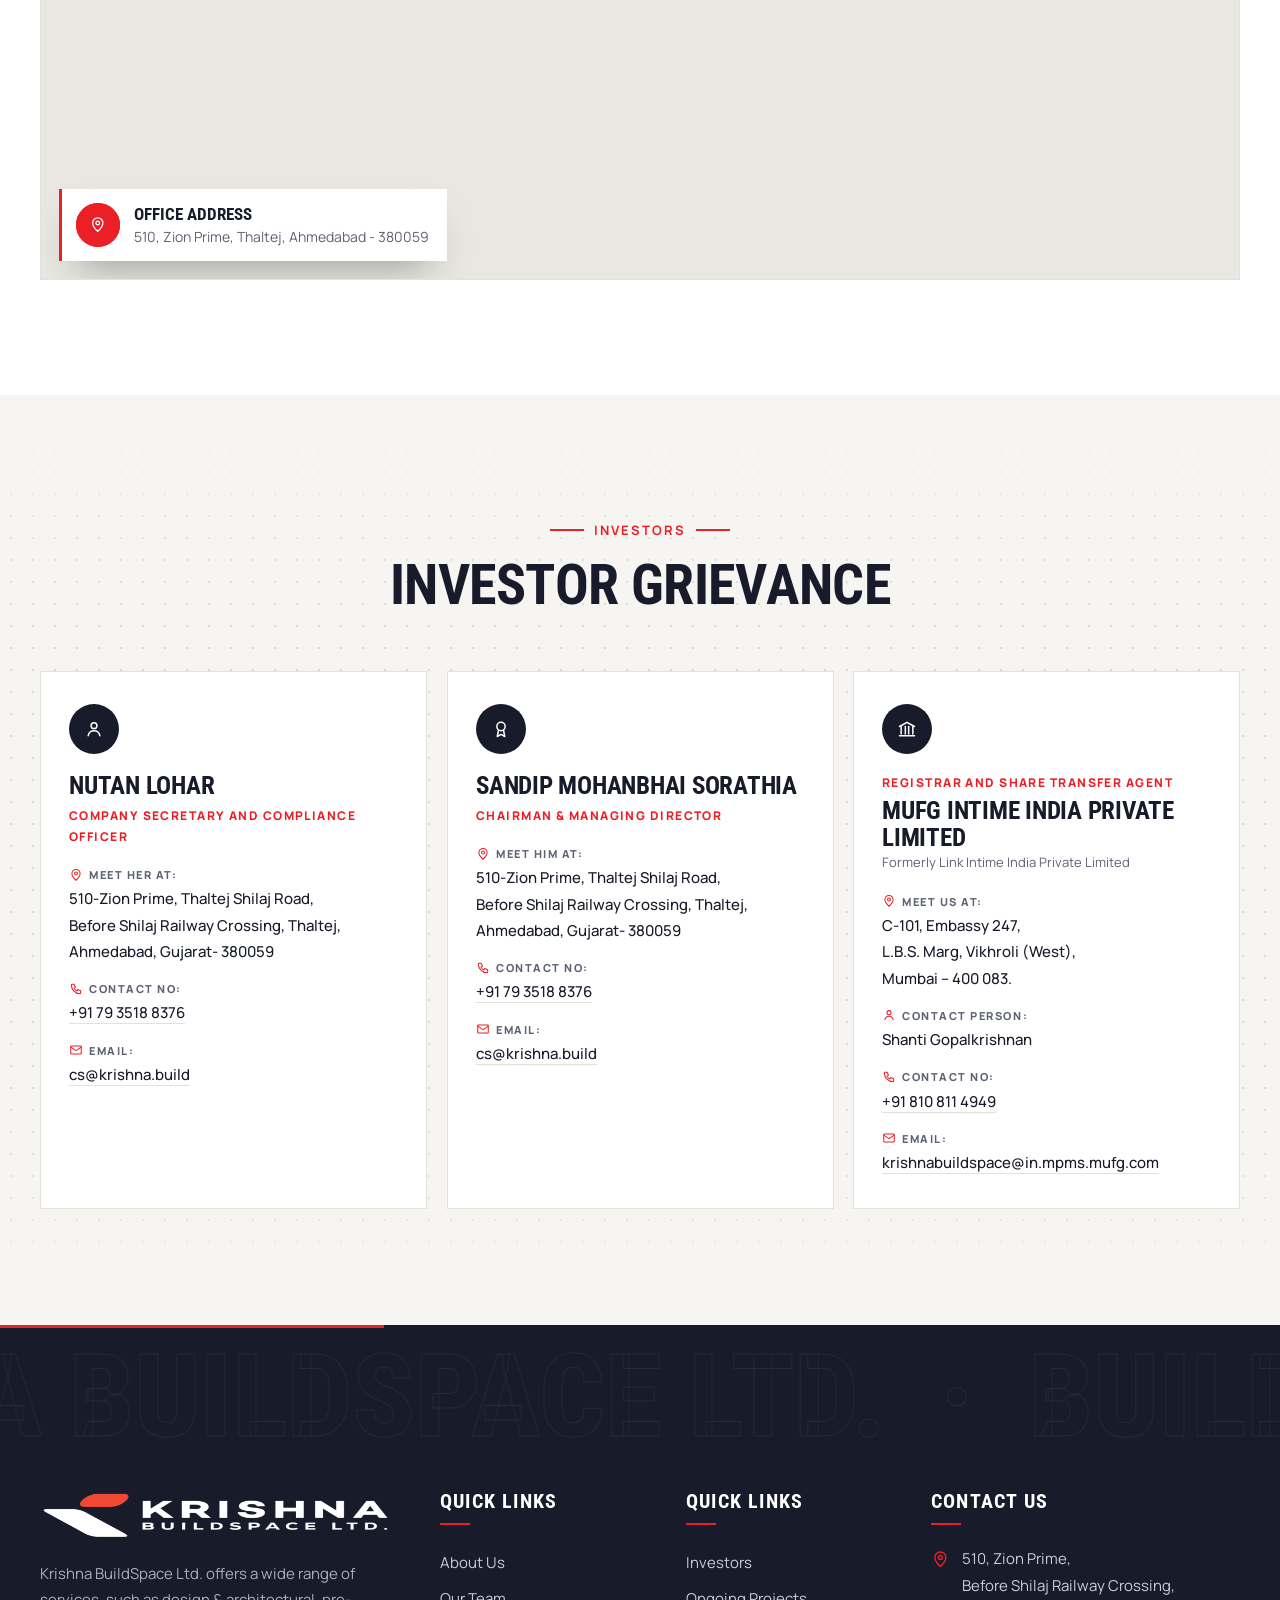
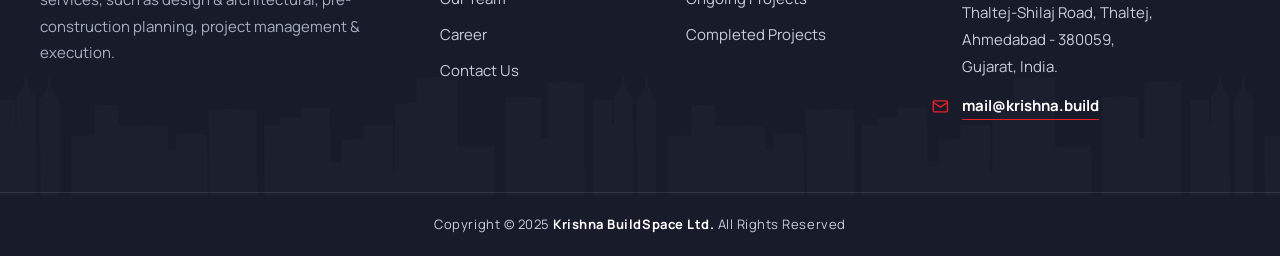
<file: contact-us.html>
<!doctype html>
<html lang="en">
<head>
<meta charset="utf-8">
<meta name="viewport" content="width=device-width, initial-scale=1">
<title>Contact Us | Krishna BuildSpace Ltd.</title>
<meta name="author" content="Krishna BuildSpace Ltd. | Engineering &amp; Construction Management Company">
<meta name="keywords" content="Krishna BuildSpace Ltd. , Engineering &amp; Construction Management Company">
<meta name="description" content="Krishna BuildSpace Ltd. | Engineering &amp; Construction Management Company">
<meta name="robots" content="INDEX,FOLLOW">
<meta property="og:locale" content="en_US">
<meta property="og:type" content="website">
<meta property="og:title" content="Contact Us | Krishna BuildSpace Ltd.">
<meta property="og:description" content="Krishna BuildSpace Ltd. | Engineering &amp; Construction Management Company">
<meta property="og:site_name" content="Krishna BuildSpace Ltd.">
<meta name="theme-color" content="#171b2a">
<link rel="icon" type="image/png" href="assets/images/favicon.png">
<link rel="apple-touch-icon" href="assets/images/favicon.png">
<link rel="preconnect" href="https://fonts.googleapis.com">
<link rel="preconnect" href="https://fonts.gstatic.com" crossorigin>
<link rel="stylesheet" href="assets/css/site.css">
<link rel="stylesheet" href="assets/css/motion.css">
<link rel="stylesheet" href="assets/css/scene.css">
<noscript><style>[data-reveal]{opacity:1!important;transform:none!important;clip-path:none!important}.preloader{display:none}.hero h1 .w>span,.page-title h1 span,.title .ch{transform:none!important;opacity:1!important}.crumbs{opacity:1!important}.accordion-content{height:auto!important}.projects tbody tr{opacity:1!important;transform:none!important}main{opacity:1!important;transform:none!important}</style></noscript>
</head>
<body class="">

<svg class="sprite" aria-hidden="true" focusable="false"><symbol id="i-arrow" viewBox="0 0 24 24"><path pathLength="1" d="M5 12h14M13 6l6 6-6 6"/></symbol><symbol id="i-up" viewBox="0 0 24 24"><path pathLength="1" d="M12 19V5M6 11l6-6 6 6"/></symbol><symbol id="i-caret" viewBox="0 0 24 24"><path pathLength="1" d="M6 9l6 6 6-6"/></symbol><symbol id="i-chevron" viewBox="0 0 24 24"><path pathLength="1" d="M9 6l6 6-6 6"/></symbol><symbol id="i-search" viewBox="0 0 24 24"><circle pathLength="1" cx="11" cy="11" r="7"/><path pathLength="1" d="M20 20l-3.5-3.5"/></symbol><symbol id="i-home" viewBox="0 0 24 24"><path pathLength="1" d="M3 11l9-8 9 8"/><path pathLength="1" d="M5 10v10h14V10"/><path pathLength="1" d="M10 20v-6h4v6"/></symbol><symbol id="i-info" viewBox="0 0 24 24"><circle pathLength="1" cx="12" cy="12" r="9"/><path pathLength="1" d="M12 11v6"/><path pathLength="1" d="M12 7.5v.01"/></symbol><symbol id="i-users" viewBox="0 0 24 24"><circle pathLength="1" cx="9" cy="8" r="3.5"/><path pathLength="1" d="M2.5 20c.6-3.6 3.2-5.5 6.5-5.5s5.9 1.9 6.5 5.5"/><circle pathLength="1" cx="17.5" cy="9" r="2.5"/><path pathLength="1" d="M17 14.6c2.4.3 4 1.9 4.500 4.400"/></symbol><symbol id="i-user" viewBox="0 0 24 24"><circle pathLength="1" cx="12" cy="8" r="3.5"/><path pathLength="1" d="M5 20c.8-4 3.600-6 7-6s6.200 2 7 6"/></symbol><symbol id="i-crane" viewBox="0 0 24 24"><path pathLength="1" d="M4 21h16"/><path pathLength="1" d="M7 21V4"/><path pathLength="1" d="M7 4l12 3H7"/><path pathLength="1" d="M16 6.500V11"/><path pathLength="1" d="M14.500 11h3v3h-3z"/><path pathLength="1" d="M5 21v-3h4v3"/></symbol><symbol id="i-city" viewBox="0 0 24 24"><path pathLength="1" d="M3 21h18"/><path pathLength="1" d="M5 21V7l6-4v18"/><path pathLength="1" d="M11 9h8v12"/><path pathLength="1" d="M8 9v.01M8 13v.01M8 17v.01M15 13v.01M15 17v.01"/></symbol><symbol id="i-progress" viewBox="0 0 24 24"><circle pathLength="1" cx="12" cy="12" r="9"/><path pathLength="1" d="M12 7v5l3 2"/></symbol><symbol id="i-check" viewBox="0 0 24 24"><circle pathLength="1" cx="12" cy="12" r="9"/><path pathLength="1" d="M8 12.500l2.800 2.800L16 9.500"/></symbol><symbol id="i-chart" viewBox="0 0 24 24"><path pathLength="1" d="M4 20V4"/><path pathLength="1" d="M4 20h16"/><path pathLength="1" d="M8 16v-4"/><path pathLength="1" d="M12 16V8"/><path pathLength="1" d="M16 16v-6"/></symbol><symbol id="i-briefcase" viewBox="0 0 24 24"><rect pathLength="1" x="3" y="7" width="18" height="13" rx="1"/><path pathLength="1" d="M9 7V4h6v3"/><path pathLength="1" d="M3 13h18"/></symbol><symbol id="i-mail" viewBox="0 0 24 24"><rect pathLength="1" x="3" y="5" width="18" height="14" rx="1"/><path pathLength="1" d="M3 7l9 6 9-6"/></symbol><symbol id="i-phone" viewBox="0 0 24 24"><path pathLength="1" d="M5 4h4l2 5-2.500 1.500a11 11 0 005 5L15 13l5 2v4a1 1 0 01-1 1C10.700 20 4 13.300 4 5a1 1 0 011-1z"/></symbol><symbol id="i-pin" viewBox="0 0 24 24"><path pathLength="1" d="M12 21s-7-6.200-7-11.500a7 7 0 0114 0C19 14.800 12 21 12 21z"/><circle pathLength="1" cx="12" cy="9.500" r="2.500"/></symbol><symbol id="i-doc" viewBox="0 0 24 24"><path pathLength="1" d="M6 3h8l4 4v14H6z"/><path pathLength="1" d="M14 3v4h4"/><path pathLength="1" d="M9 13h6"/><path pathLength="1" d="M9 17h6"/></symbol><symbol id="i-folder" viewBox="0 0 24 24"><path pathLength="1" d="M3 6h6l2 2h10v11H3z"/></symbol><symbol id="i-eye" viewBox="0 0 24 24"><path pathLength="1" d="M2 12s3.600-6.500 10-6.500S22 12 22 12s-3.600 6.500-10 6.500S2 12 2 12z"/><circle pathLength="1" cx="12" cy="12" r="2.800"/></symbol><symbol id="i-play" viewBox="0 0 24 24"><circle pathLength="1" cx="12" cy="12" r="9"/><path pathLength="1" d="M10 8.500l5.500 3.500-5.500 3.500z"/></symbol><symbol id="i-compass" viewBox="0 0 24 24"><circle pathLength="1" cx="12" cy="12" r="9"/><path pathLength="1" d="M15.500 8.500l-2 5-5 2 2-5z"/></symbol><symbol id="i-clipboard" viewBox="0 0 24 24"><path pathLength="1" d="M9 4h6v3H9z"/><path pathLength="1" d="M7 5.500H5V21h14V5.500h-2"/><path pathLength="1" d="M8.500 12l1.500 1.500 3-3"/><path pathLength="1" d="M8.500 17h7"/></symbol><symbol id="i-gantt" viewBox="0 0 24 24"><path pathLength="1" d="M4 4v16h16"/><path pathLength="1" d="M8 8h7"/><path pathLength="1" d="M10 12h8"/><path pathLength="1" d="M8 16h5"/></symbol><symbol id="i-hardhat" viewBox="0 0 24 24"><path pathLength="1" d="M3 18h18"/><path pathLength="1" d="M5 18v-3a7 7 0 0114 0v3"/><path pathLength="1" d="M10 8.500V5h4v3.500"/></symbol><symbol id="i-rupee" viewBox="0 0 24 24"><path pathLength="1" d="M7 5h10"/><path pathLength="1" d="M7 9h10"/><path pathLength="1" d="M7 5c6 0 6 8 0 8l7 7"/></symbol><symbol id="i-calendar" viewBox="0 0 24 24"><rect pathLength="1" x="4" y="5" width="16" height="15" rx="1"/><path pathLength="1" d="M4 10h16"/><path pathLength="1" d="M8 3v4"/><path pathLength="1" d="M16 3v4"/></symbol><symbol id="i-layers" viewBox="0 0 24 24"><path pathLength="1" d="M12 3l9 5-9 5-9-5z"/><path pathLength="1" d="M3 13l9 5 9-5"/></symbol><symbol id="i-hash" viewBox="0 0 24 24"><path pathLength="1" d="M5 9h14"/><path pathLength="1" d="M5 15h14"/><path pathLength="1" d="M10 4L8 20"/><path pathLength="1" d="M16 4l-2 16"/></symbol><symbol id="i-landmark" viewBox="0 0 24 24"><path pathLength="1" d="M3 9l9-5 9 5"/><path pathLength="1" d="M5 9v9"/><path pathLength="1" d="M10 9v9"/><path pathLength="1" d="M14 9v9"/><path pathLength="1" d="M19 9v9"/><path pathLength="1" d="M3 20h18"/></symbol><symbol id="i-shield" viewBox="0 0 24 24"><path pathLength="1" d="M12 3l8 3v6c0 5-3.500 8-8 9-4.500-1-8-4-8-9V6z"/><path pathLength="1" d="M9 12l2 2 4-4"/></symbol><symbol id="i-target" viewBox="0 0 24 24"><circle pathLength="1" cx="12" cy="12" r="8"/><circle pathLength="1" cx="12" cy="12" r="3"/><path pathLength="1" d="M12 2v3M12 19v3M2 12h3M19 12h3"/></symbol><symbol id="i-siren" viewBox="0 0 24 24"><path pathLength="1" d="M7 18v-5a5 5 0 0110 0v5"/><path pathLength="1" d="M5 21h14"/><path pathLength="1" d="M12 3v2"/><path pathLength="1" d="M4.500 6.500L6 8"/><path pathLength="1" d="M19.500 6.500L18 8"/></symbol><symbol id="i-refresh" viewBox="0 0 24 24"><path pathLength="1" d="M4 12a8 8 0 0114-5l2 2"/><path pathLength="1" d="M20 4v5h-5"/><path pathLength="1" d="M20 12a8 8 0 01-14 5l-2-2"/><path pathLength="1" d="M4 20v-5h5"/></symbol><symbol id="i-copy" viewBox="0 0 24 24"><rect pathLength="1" x="8" y="8" width="12" height="12" rx="1"/><path pathLength="1" d="M16 8V4H4v12h4"/></symbol><symbol id="i-send" viewBox="0 0 24 24"><path pathLength="1" d="M21 3L10 14"/><path pathLength="1" d="M21 3l-7 18-4-7-7-4z"/></symbol><symbol id="i-gear" viewBox="0 0 24 24"><circle pathLength="1" cx="12" cy="12" r="3.200"/><path pathLength="1" d="M12 2.500v3M12 18.500v3M2.500 12h3M18.500 12h3M5.300 5.300l2.100 2.100M16.600 16.600l2.100 2.100M5.300 18.700l2.100-2.100M16.600 7.400l2.100-2.100"/></symbol><symbol id="i-wallet" viewBox="0 0 24 24"><rect pathLength="1" x="3" y="6" width="18" height="13" rx="1"/><path pathLength="1" d="M3 10h18"/><path pathLength="1" d="M16 14.500h2"/></symbol><symbol id="i-award" viewBox="0 0 24 24"><circle pathLength="1" cx="12" cy="9" r="5"/><path pathLength="1" d="M9 13.500L7.500 21l4.500-2.500 4.500 2.500L15 13.500"/></symbol><symbol id="i-map" viewBox="0 0 24 24"><path pathLength="1" d="M3 6l6-2 6 2 6-2v14l-6 2-6-2-6 2z"/><path pathLength="1" d="M9 4v14"/><path pathLength="1" d="M15 6v14"/></symbol></svg>
<div class="preloader" aria-hidden="true">
  <i class="preloader__panel"></i><i class="preloader__panel"></i>
  <div class="preloader__in">
    <div class="preloader__build"><i></i><i></i><i></i><i></i><i></i></div>
    <img src="assets/images/logo-white.png" alt="">
    <div class="preloader__bar"><i></i></div>
    <div class="preloader__pct"><b>0</b>%</div>
  </div>
</div>
<div class="page-veil" aria-hidden="true"><img src="assets/images/logo-white.png" alt=""></div>
<div class="scroll-bar" aria-hidden="true"></div>
<header class="header">
  <div class="wrap header__in">
    <a class="logo" href="index.html" aria-label="Krishna BuildSpace Ltd. — Home"><img src="assets/images/logo-white.png" alt="Krishna BuildSpace Ltd." width="351" height="90"></a>
    <nav aria-label="Main"><ul class="nav"><li class=""><a href="index.html"><span class="roll" data-t="Home"><span>Home</span></span></a></li><li class=""><a href="about-us.html"><span class="roll" data-t="About Us"><span>About Us</span></span></a></li><li class=""><a href="our-team.html"><span class="roll" data-t="Our Team"><span>Our Team</span></span></a></li><li class="has-sub"><button type="button" aria-haspopup="true"><span class="roll" data-t="Projects"><span>Projects</span></span> <svg class="ico caret" aria-hidden="true"><use href="#i-caret"/></svg></button><ul class="sub"><li style="--i:0"><a href="ongoing-projects.html"><svg class="ico" aria-hidden="true"><use href="#i-progress"/></svg>Ongoing Projects</a></li><li style="--i:1"><a href="completed-projects.html"><svg class="ico" aria-hidden="true"><use href="#i-check"/></svg>Completed Projects</a></li></ul></li><li class=""><a href="investors.html"><span class="roll" data-t="Investors"><span>Investors</span></span></a></li><li class=""><a href="career.html"><span class="roll" data-t="Career"><span>Career</span></span></a></li><li class="nav-cta"><a href="contact-us.html" aria-current="page"><svg class="ico" aria-hidden="true"><use href="#i-mail"/></svg>Contact us</a></li></ul></nav>
    <button class="burger" type="button" aria-label="Menu" aria-expanded="false"><i></i><i></i><i></i></button>
  </div>
</header>
<nav class="mobile-menu" aria-label="Mobile"><ul><li><a href="index.html"><svg class="ico" aria-hidden="true"><use href="#i-home"/></svg>Home</a></li><li><a href="about-us.html"><svg class="ico" aria-hidden="true"><use href="#i-info"/></svg>About Us</a></li><li><a href="our-team.html"><svg class="ico" aria-hidden="true"><use href="#i-users"/></svg>Our Team</a></li><li><a href="ongoing-projects.html"><svg class="ico" aria-hidden="true"><use href="#i-progress"/></svg>Ongoing Projects</a></li><li><a href="completed-projects.html"><svg class="ico" aria-hidden="true"><use href="#i-check"/></svg>Completed Projects</a></li><li><a href="investors.html"><svg class="ico" aria-hidden="true"><use href="#i-chart"/></svg>Investors</a></li><li><a href="career.html"><svg class="ico" aria-hidden="true"><use href="#i-briefcase"/></svg>Career</a></li><li><a href="contact-us.html" aria-current="page"><svg class="ico" aria-hidden="true"><use href="#i-mail"/></svg>Contact us</a></li></ul></nav>

<main>

<section class="page-title">
  <div class="page-title__bg" data-speed="0.25" aria-hidden="true"></div>
  <div class="page-title__marks" aria-hidden="true"><i style="--x:58%;--y:22%;--t:7s;--s:1"></i><i style="--x:70%;--y:62%;--t:9s;--s:0.7"></i><i style="--x:82%;--y:30%;--t:6s;--s:1.2"></i><i style="--x:91%;--y:70%;--t:8s;--s:0.8"></i><i style="--x:64%;--y:80%;--t:10s;--s:0.6"></i><i style="--x:77%;--y:12%;--t:11s;--s:0.9"></i></div>
  <div class="page-title__ico" aria-hidden="true"><svg class="ico" aria-hidden="true"><use href="#i-mail"/></svg></div>
  <div class="wrap">
    <h1><span>Contact Us</span></h1>
    <div class="crumbs"><a href="index.html"><svg class="ico" aria-hidden="true"><use href="#i-home"/></svg>Home</a><i></i><span>Contact Us</span></div>
  </div>
  <div class="page-title__line" aria-hidden="true"></div>
</section>
<section class="sec">
  <div class="wrap">
    <div class="contact">
      <div class="info" data-reveal="left">
        <h2>Contact Details</h2>
        <div class="info__row"><span class="info__ico"><img src="assets/images/icons/map.svg" alt=""></span><div><h3>Office Address</h3><p>510, Zion Prime,<br>Before Shilaj Railway Crossing,<br>Thaltej-Shilaj Road, Thaltej,<br>Ahmedabad - 380059,<br>Gujarat, India.</p></div></div>
        <div class="info__row"><span class="info__ico"><img src="assets/images/icons/email.svg" alt=""></span><div><h3>Email Us</h3><a href="mailto:mail@krishna.build">mail@krishna.build</a></div></div>
      </div>
      <form class="form" id="contactForm" action="https://krishna.build/contact-form.php" method="post" data-reveal="right">
        <h2>Get in touch</h2>
        <div class="form__grid">
          <div class="field"><svg class="ico" aria-hidden="true"><use href="#i-user"/></svg><input id="ip_name" name="c_name" type="text" placeholder=" " required autocomplete="name"><label for="ip_name">Name</label></div>
          <div class="field"><svg class="ico" aria-hidden="true"><use href="#i-mail"/></svg><input id="ip_email" name="c_email" type="email" placeholder=" " required autocomplete="email"><label for="ip_email">Email Address</label></div>
          <div class="field field--full"><svg class="ico" aria-hidden="true"><use href="#i-phone"/></svg><input id="ip_contact_number" name="c_mobile" type="tel" placeholder=" " required autocomplete="tel"><label for="ip_contact_number">Contact Number</label></div>
          <div class="field field--full"><svg class="ico" aria-hidden="true"><use href="#i-doc"/></svg><textarea id="ip_message" name="c_message" placeholder=" " required></textarea><label for="ip_message">Message</label></div>
        </div>
        <div class="form__foot"><button class="btn" id="btnSend" type="submit">Send Now <svg class="ico arr" aria-hidden="true"><use href="#i-send"/></svg></button><span class="form-msg" id="form-messages" role="status"></span></div>
      </form>
    </div>
  </div>
</section>

<section class="sec sec--white">
  <div class="wrap">
    <div class="sec-head" data-reveal="up"><span class="eyebrow">Location</span><h2 class="title" data-chars>Find Us Here</h2></div>
    <div class="map" data-reveal="up" data-curtain>
      <iframe src="https://www.google.com/maps/embed?pb=!1m18!1m12!1m3!1d636.2623677961222!2d72.49216603260518!3d23.051382489505315!2m3!1f0!2f0!3f0!3m2!1i1024!2i768!4f13.1!3m3!1m2!1s0x395e9b6199ef2577%3A0x32ec5eca5fb17d9f!2sZION%20PRIME!5e1!3m2!1sen!2sin!4v1743571036680!5m2!1sen!2sin" title="Map — Zion Prime, Thaltej, Ahmedabad" loading="lazy" allowfullscreen referrerpolicy="no-referrer-when-downgrade"></iframe>
      <div class="map__card"><span class="map__pin"><svg class="ico" aria-hidden="true"><use href="#i-pin"/></svg></span><div><b>Office Address</b>510, Zion Prime, Thaltej, Ahmedabad - 380059</div></div>
    </div>
  </div>
</section>

<section class="sec sec--dots">
  <div class="wrap">
    <div class="sec-head centered" data-reveal="up"><span class="eyebrow">Investors</span><h2 class="title" data-chars>Investor Grievance</h2></div>
    <div class="griev" data-stagger="up">
      <article class="griev__card">
        <span class="griev__ico"><svg class="ico" aria-hidden="true"><use href="#i-user"/></svg></span>
        <h3>Nutan Lohar</h3><span class="role">Company Secretary and Compliance Officer</span>
        <dl>
          <dt><svg class="ico" aria-hidden="true"><use href="#i-pin"/></svg>Meet her at:</dt><dd>510-Zion Prime, Thaltej Shilaj Road,<br>Before Shilaj Railway Crossing, Thaltej,<br>Ahmedabad, Gujarat- 380059</dd>
          <dt><svg class="ico" aria-hidden="true"><use href="#i-phone"/></svg>Contact No:</dt><dd><a href="tel:+917935188376">+91 79 3518 8376</a></dd>
          <dt><svg class="ico" aria-hidden="true"><use href="#i-mail"/></svg>Email:</dt><dd><a href="mailto:cs@krishna.build">cs@krishna.build</a></dd>
        </dl>
      </article>
      <article class="griev__card">
        <span class="griev__ico"><svg class="ico" aria-hidden="true"><use href="#i-award"/></svg></span>
        <h3>Sandip Mohanbhai Sorathia</h3><span class="role">Chairman &amp; Managing Director</span>
        <dl>
          <dt><svg class="ico" aria-hidden="true"><use href="#i-pin"/></svg>Meet him at:</dt><dd>510-Zion Prime, Thaltej Shilaj Road,<br>Before Shilaj Railway Crossing, Thaltej,<br>Ahmedabad, Gujarat- 380059</dd>
          <dt><svg class="ico" aria-hidden="true"><use href="#i-phone"/></svg>Contact No:</dt><dd><a href="tel:+917935188376">+91 79 3518 8376</a></dd>
          <dt><svg class="ico" aria-hidden="true"><use href="#i-mail"/></svg>Email:</dt><dd><a href="mailto:cs@krishna.build">cs@krishna.build</a></dd>
        </dl>
      </article>
      <article class="griev__card">
        <span class="griev__ico"><svg class="ico" aria-hidden="true"><use href="#i-landmark"/></svg></span>
        <span class="role" style="margin-top:0">Registrar and Share Transfer Agent</span>
        <h3>MUFG Intime India Private Limited</h3><span class="sub">Formerly Link Intime India Private Limited</span>
        <dl>
          <dt><svg class="ico" aria-hidden="true"><use href="#i-pin"/></svg>Meet us at:</dt><dd>C-101, Embassy 247,<br>L.B.S. Marg, Vikhroli (West),<br>Mumbai – 400 083.</dd>
          <dt><svg class="ico" aria-hidden="true"><use href="#i-user"/></svg>Contact Person:</dt><dd>Shanti Gopalkrishnan</dd>
          <dt><svg class="ico" aria-hidden="true"><use href="#i-phone"/></svg>Contact No:</dt><dd><a href="tel:+918108114949">+91 810 811 4949</a></dd>
          <dt><svg class="ico" aria-hidden="true"><use href="#i-mail"/></svg>Email:</dt><dd><a href="mailto:krishnabuildspace@in.mpms.mufg.com">krishnabuildspace@in.mpms.mufg.com</a></dd>
        </dl>
      </article>
    </div>
  </div>
</section>

</main>

<footer class="footer">
  <div class="footer__word" aria-hidden="true"><span data-scrollx="-0.35">Krishna BuildSpace Ltd. &nbsp;·&nbsp; Building Beyond Boundaries. &nbsp;·&nbsp; Krishna BuildSpace Ltd.</span></div>
  <div class="footer__sky" aria-hidden="true"></div>
  <div class="wrap footer__in" data-stagger="up">
    <div>
      <img src="assets/images/logo-white.png" alt="Krishna BuildSpace Ltd." width="351" height="90">
      <p>Krishna BuildSpace Ltd. offers a wide range of services, such as design &amp; architectural, pre-construction planning, project management &amp; execution.</p>
    </div>
    <div>
      <h4>Quick Links</h4>
      <ul><li><a href="about-us.html"><svg class="ico" aria-hidden="true"><use href="#i-chevron"/></svg>About Us</a></li><li><a href="our-team.html"><svg class="ico" aria-hidden="true"><use href="#i-chevron"/></svg>Our Team</a></li><li><a href="career.html"><svg class="ico" aria-hidden="true"><use href="#i-chevron"/></svg>Career</a></li><li><a href="contact-us.html"><svg class="ico" aria-hidden="true"><use href="#i-chevron"/></svg>Contact Us</a></li></ul>
    </div>
    <div>
      <h4>Quick Links</h4>
      <ul><li><a href="investors.html"><svg class="ico" aria-hidden="true"><use href="#i-chevron"/></svg>Investors</a></li><li><a href="ongoing-projects.html"><svg class="ico" aria-hidden="true"><use href="#i-chevron"/></svg>Ongoing Projects</a></li><li><a href="completed-projects.html"><svg class="ico" aria-hidden="true"><use href="#i-chevron"/></svg>Completed Projects</a></li></ul>
    </div>
    <div>
      <h4>Contact Us</h4>
      <address>
        <span class="footer__row"><svg class="ico" aria-hidden="true"><use href="#i-pin"/></svg><span>510, Zion Prime,<br>Before Shilaj Railway Crossing,<br>Thaltej-Shilaj Road, Thaltej,<br>Ahmedabad - 380059,<br>Gujarat, India.</span></span>
        <span class="footer__row"><svg class="ico" aria-hidden="true"><use href="#i-mail"/></svg><a href="mailto:mail@krishna.build">mail@krishna.build</a></span>
      </address>
    </div>
  </div>
  <div class="footer__bar"><div class="wrap">Copyright &copy; 2025 <b>Krishna BuildSpace Ltd.</b> All Rights Reserved</div></div>
</footer>
<button class="to-top" type="button" aria-label="Back to top">
  <svg class="ring" viewBox="0 0 50 50" aria-hidden="true"><circle cx="25" cy="25" r="23"/></svg>
  <svg class="ico ar" aria-hidden="true"><use href="#i-up"/></svg>
</button>
<div class="toast" role="status" aria-live="polite"></div>
<script src="assets/js/site.js"></script>
<script src="assets/js/motion.js"></script>

</body>
</html>
</file>
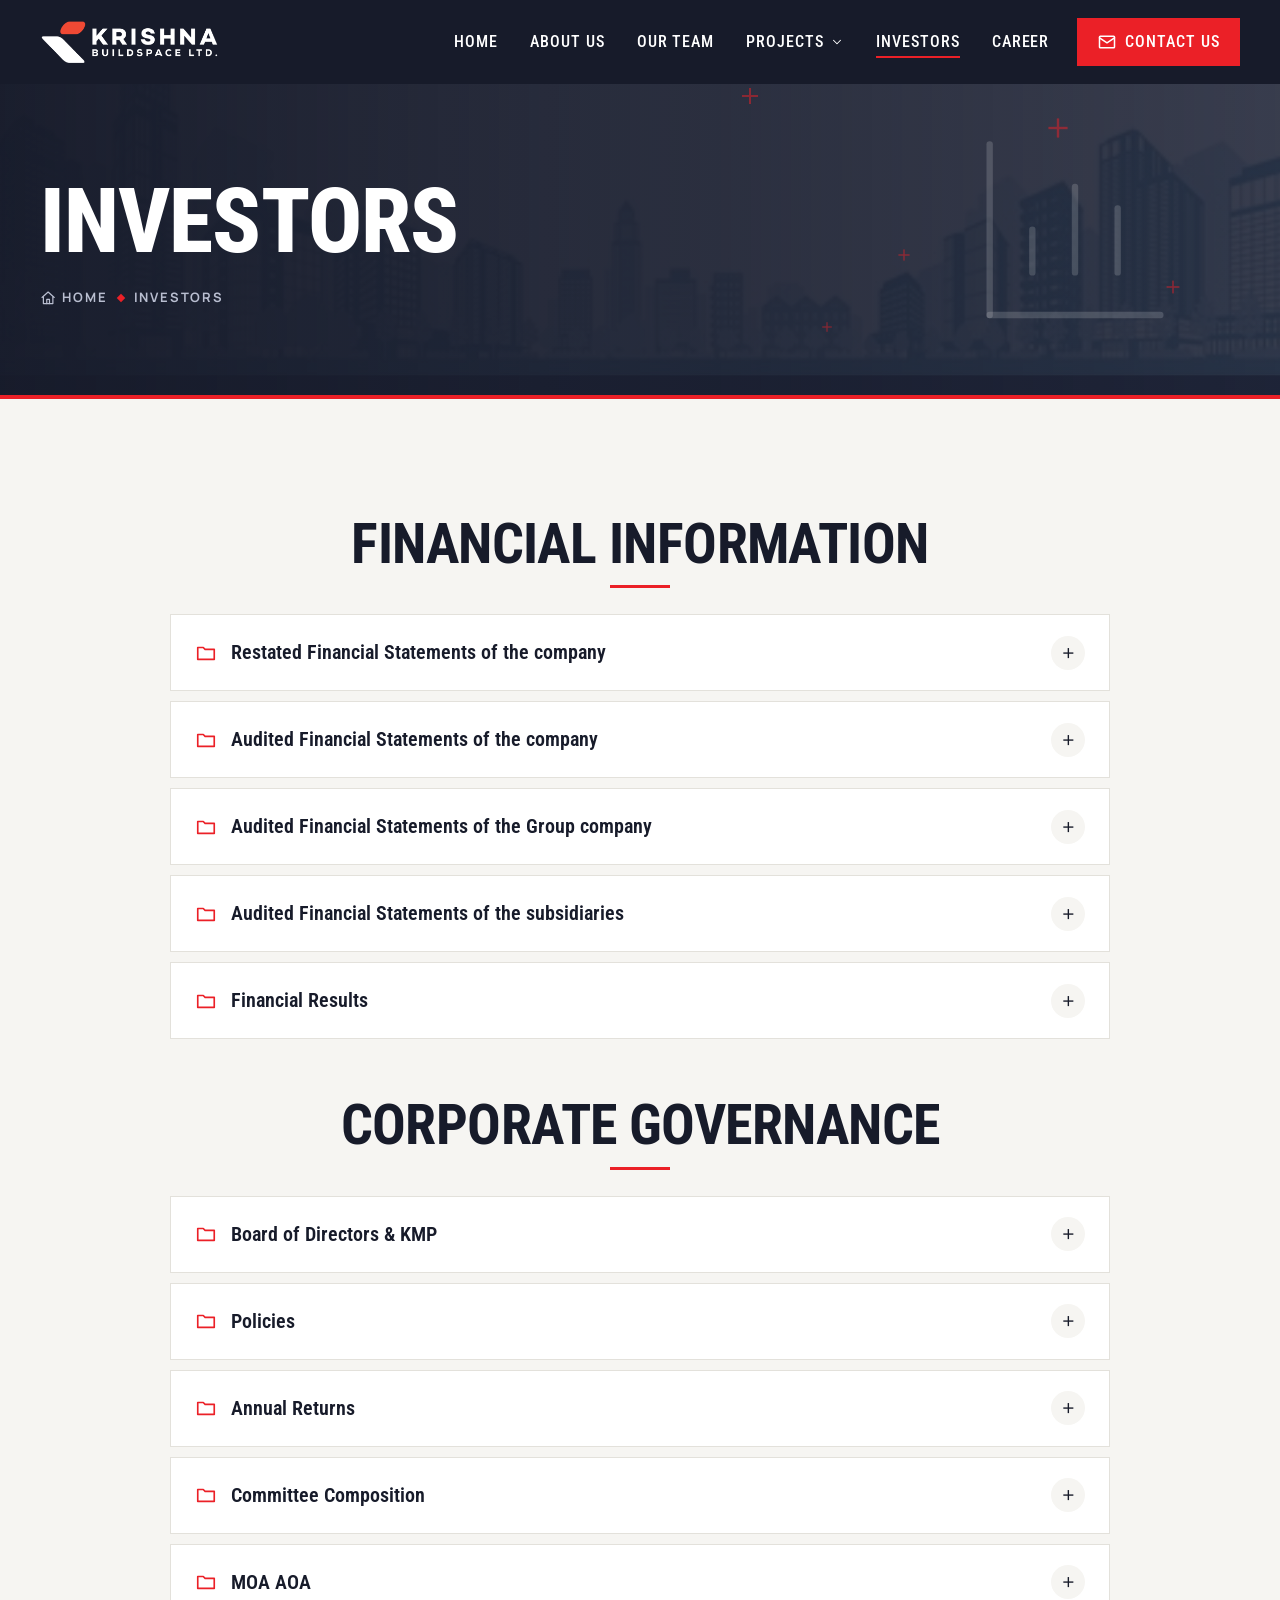
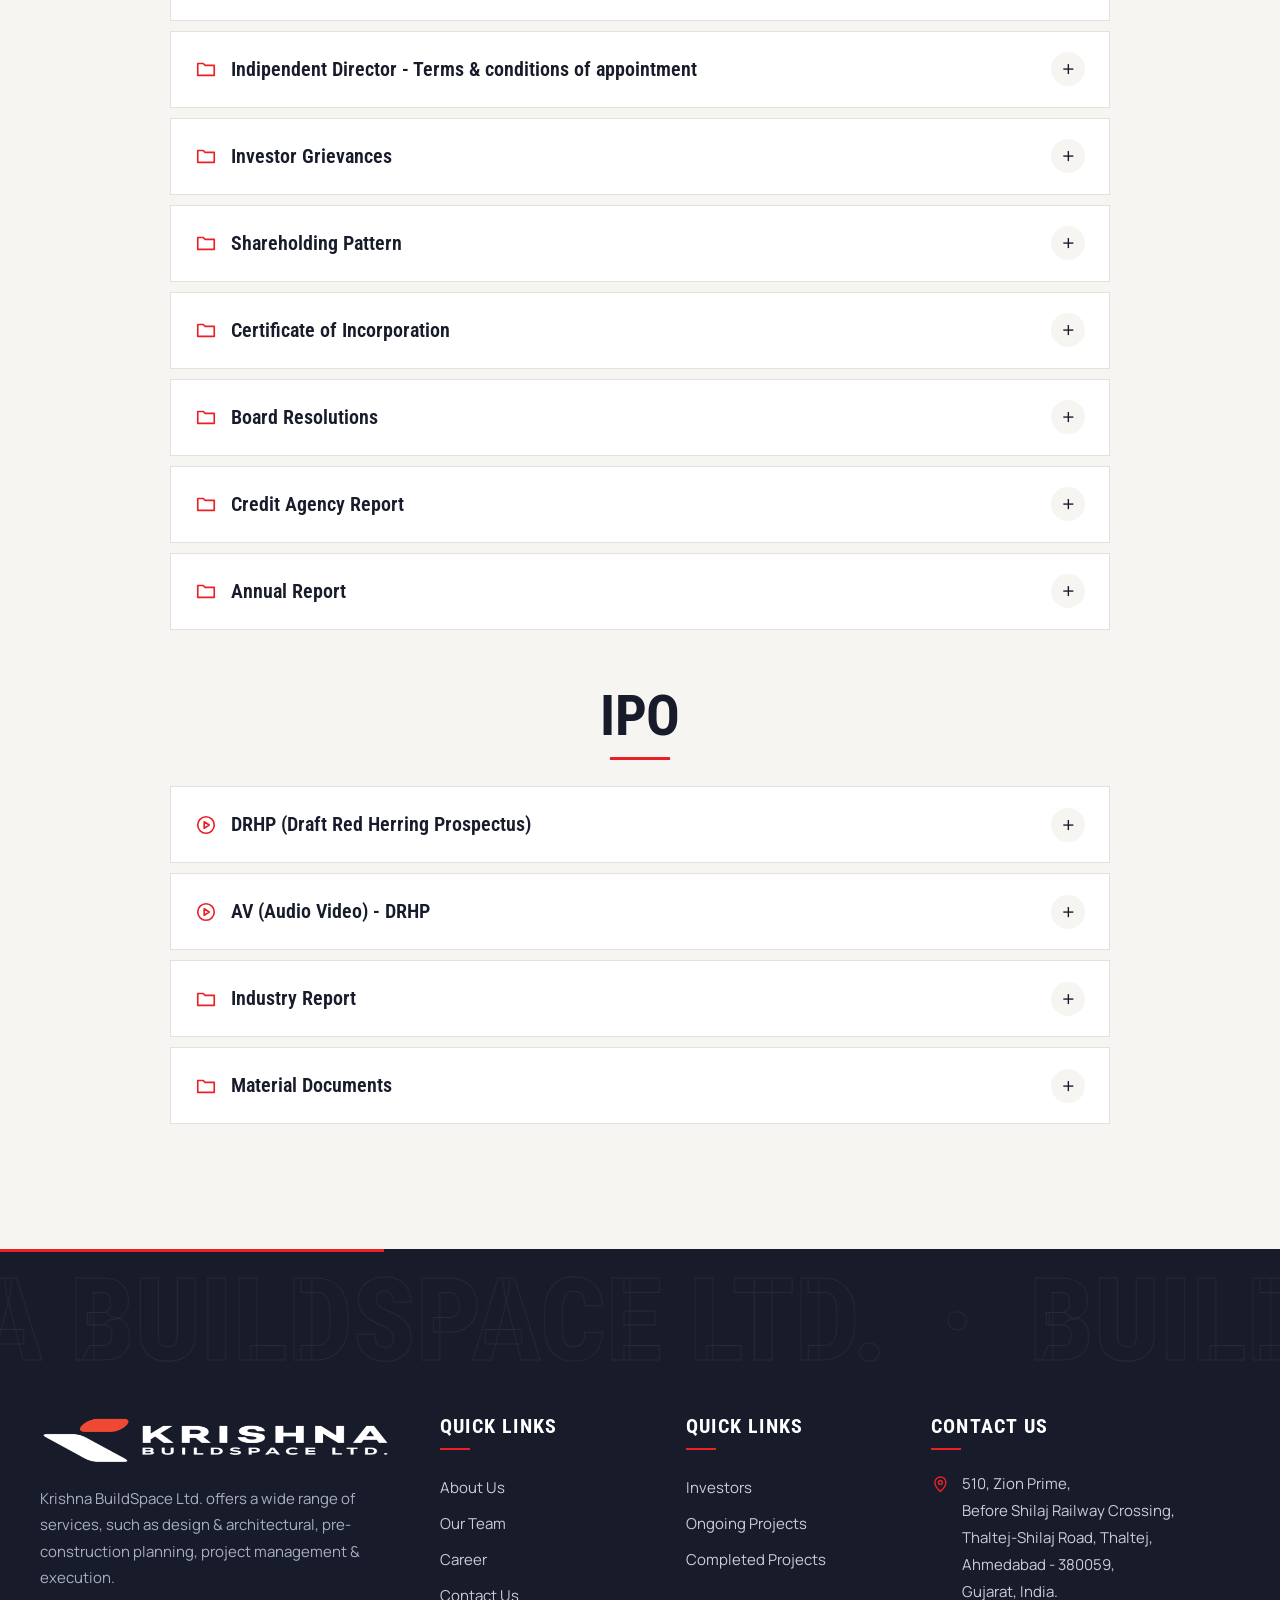
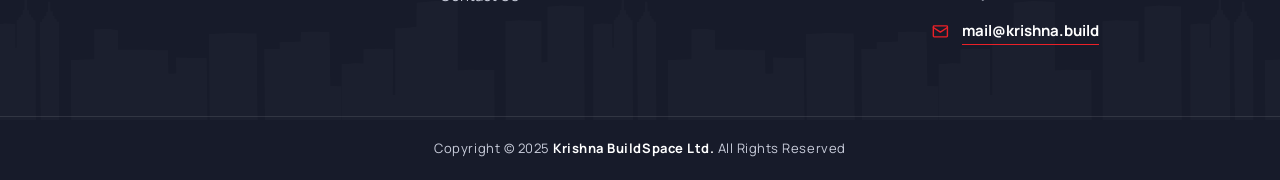
<file: investors.html>
<!doctype html>
<html lang="en">
<head>
<meta charset="utf-8">
<meta name="viewport" content="width=device-width, initial-scale=1">
<title>Investors | Krishna BuildSpace Ltd.</title>
<meta name="author" content="Krishna BuildSpace Ltd. | Engineering &amp; Construction Management Company">
<meta name="keywords" content="Krishna BuildSpace Ltd. , Engineering &amp; Construction Management Company">
<meta name="description" content="Krishna BuildSpace Ltd. | Engineering &amp; Construction Management Company">
<meta name="robots" content="INDEX,FOLLOW">
<meta property="og:locale" content="en_US">
<meta property="og:type" content="website">
<meta property="og:title" content="Investors | Krishna BuildSpace Ltd.">
<meta property="og:description" content="Krishna BuildSpace Ltd. | Engineering &amp; Construction Management Company">
<meta property="og:site_name" content="Krishna BuildSpace Ltd.">
<meta name="theme-color" content="#171b2a">
<link rel="icon" type="image/png" href="assets/images/favicon.png">
<link rel="apple-touch-icon" href="assets/images/favicon.png">
<link rel="preconnect" href="https://fonts.googleapis.com">
<link rel="preconnect" href="https://fonts.gstatic.com" crossorigin>
<link rel="stylesheet" href="assets/css/site.css">
<link rel="stylesheet" href="assets/css/motion.css">
<link rel="stylesheet" href="assets/css/scene.css">
<noscript><style>[data-reveal]{opacity:1!important;transform:none!important;clip-path:none!important}.preloader{display:none}.hero h1 .w>span,.page-title h1 span,.title .ch{transform:none!important;opacity:1!important}.crumbs{opacity:1!important}.accordion-content{height:auto!important}.projects tbody tr{opacity:1!important;transform:none!important}main{opacity:1!important;transform:none!important}</style></noscript>
</head>
<body class="">

<svg class="sprite" aria-hidden="true" focusable="false"><symbol id="i-arrow" viewBox="0 0 24 24"><path pathLength="1" d="M5 12h14M13 6l6 6-6 6"/></symbol><symbol id="i-up" viewBox="0 0 24 24"><path pathLength="1" d="M12 19V5M6 11l6-6 6 6"/></symbol><symbol id="i-caret" viewBox="0 0 24 24"><path pathLength="1" d="M6 9l6 6 6-6"/></symbol><symbol id="i-chevron" viewBox="0 0 24 24"><path pathLength="1" d="M9 6l6 6-6 6"/></symbol><symbol id="i-search" viewBox="0 0 24 24"><circle pathLength="1" cx="11" cy="11" r="7"/><path pathLength="1" d="M20 20l-3.5-3.5"/></symbol><symbol id="i-home" viewBox="0 0 24 24"><path pathLength="1" d="M3 11l9-8 9 8"/><path pathLength="1" d="M5 10v10h14V10"/><path pathLength="1" d="M10 20v-6h4v6"/></symbol><symbol id="i-info" viewBox="0 0 24 24"><circle pathLength="1" cx="12" cy="12" r="9"/><path pathLength="1" d="M12 11v6"/><path pathLength="1" d="M12 7.5v.01"/></symbol><symbol id="i-users" viewBox="0 0 24 24"><circle pathLength="1" cx="9" cy="8" r="3.5"/><path pathLength="1" d="M2.5 20c.6-3.6 3.2-5.5 6.5-5.5s5.9 1.9 6.5 5.5"/><circle pathLength="1" cx="17.5" cy="9" r="2.5"/><path pathLength="1" d="M17 14.6c2.4.3 4 1.9 4.500 4.400"/></symbol><symbol id="i-user" viewBox="0 0 24 24"><circle pathLength="1" cx="12" cy="8" r="3.5"/><path pathLength="1" d="M5 20c.8-4 3.600-6 7-6s6.200 2 7 6"/></symbol><symbol id="i-crane" viewBox="0 0 24 24"><path pathLength="1" d="M4 21h16"/><path pathLength="1" d="M7 21V4"/><path pathLength="1" d="M7 4l12 3H7"/><path pathLength="1" d="M16 6.500V11"/><path pathLength="1" d="M14.500 11h3v3h-3z"/><path pathLength="1" d="M5 21v-3h4v3"/></symbol><symbol id="i-city" viewBox="0 0 24 24"><path pathLength="1" d="M3 21h18"/><path pathLength="1" d="M5 21V7l6-4v18"/><path pathLength="1" d="M11 9h8v12"/><path pathLength="1" d="M8 9v.01M8 13v.01M8 17v.01M15 13v.01M15 17v.01"/></symbol><symbol id="i-progress" viewBox="0 0 24 24"><circle pathLength="1" cx="12" cy="12" r="9"/><path pathLength="1" d="M12 7v5l3 2"/></symbol><symbol id="i-check" viewBox="0 0 24 24"><circle pathLength="1" cx="12" cy="12" r="9"/><path pathLength="1" d="M8 12.500l2.800 2.800L16 9.500"/></symbol><symbol id="i-chart" viewBox="0 0 24 24"><path pathLength="1" d="M4 20V4"/><path pathLength="1" d="M4 20h16"/><path pathLength="1" d="M8 16v-4"/><path pathLength="1" d="M12 16V8"/><path pathLength="1" d="M16 16v-6"/></symbol><symbol id="i-briefcase" viewBox="0 0 24 24"><rect pathLength="1" x="3" y="7" width="18" height="13" rx="1"/><path pathLength="1" d="M9 7V4h6v3"/><path pathLength="1" d="M3 13h18"/></symbol><symbol id="i-mail" viewBox="0 0 24 24"><rect pathLength="1" x="3" y="5" width="18" height="14" rx="1"/><path pathLength="1" d="M3 7l9 6 9-6"/></symbol><symbol id="i-phone" viewBox="0 0 24 24"><path pathLength="1" d="M5 4h4l2 5-2.500 1.500a11 11 0 005 5L15 13l5 2v4a1 1 0 01-1 1C10.700 20 4 13.300 4 5a1 1 0 011-1z"/></symbol><symbol id="i-pin" viewBox="0 0 24 24"><path pathLength="1" d="M12 21s-7-6.200-7-11.500a7 7 0 0114 0C19 14.800 12 21 12 21z"/><circle pathLength="1" cx="12" cy="9.500" r="2.500"/></symbol><symbol id="i-doc" viewBox="0 0 24 24"><path pathLength="1" d="M6 3h8l4 4v14H6z"/><path pathLength="1" d="M14 3v4h4"/><path pathLength="1" d="M9 13h6"/><path pathLength="1" d="M9 17h6"/></symbol><symbol id="i-folder" viewBox="0 0 24 24"><path pathLength="1" d="M3 6h6l2 2h10v11H3z"/></symbol><symbol id="i-eye" viewBox="0 0 24 24"><path pathLength="1" d="M2 12s3.600-6.500 10-6.500S22 12 22 12s-3.600 6.500-10 6.500S2 12 2 12z"/><circle pathLength="1" cx="12" cy="12" r="2.800"/></symbol><symbol id="i-play" viewBox="0 0 24 24"><circle pathLength="1" cx="12" cy="12" r="9"/><path pathLength="1" d="M10 8.500l5.500 3.500-5.500 3.500z"/></symbol><symbol id="i-compass" viewBox="0 0 24 24"><circle pathLength="1" cx="12" cy="12" r="9"/><path pathLength="1" d="M15.500 8.500l-2 5-5 2 2-5z"/></symbol><symbol id="i-clipboard" viewBox="0 0 24 24"><path pathLength="1" d="M9 4h6v3H9z"/><path pathLength="1" d="M7 5.500H5V21h14V5.500h-2"/><path pathLength="1" d="M8.500 12l1.500 1.500 3-3"/><path pathLength="1" d="M8.500 17h7"/></symbol><symbol id="i-gantt" viewBox="0 0 24 24"><path pathLength="1" d="M4 4v16h16"/><path pathLength="1" d="M8 8h7"/><path pathLength="1" d="M10 12h8"/><path pathLength="1" d="M8 16h5"/></symbol><symbol id="i-hardhat" viewBox="0 0 24 24"><path pathLength="1" d="M3 18h18"/><path pathLength="1" d="M5 18v-3a7 7 0 0114 0v3"/><path pathLength="1" d="M10 8.500V5h4v3.500"/></symbol><symbol id="i-rupee" viewBox="0 0 24 24"><path pathLength="1" d="M7 5h10"/><path pathLength="1" d="M7 9h10"/><path pathLength="1" d="M7 5c6 0 6 8 0 8l7 7"/></symbol><symbol id="i-calendar" viewBox="0 0 24 24"><rect pathLength="1" x="4" y="5" width="16" height="15" rx="1"/><path pathLength="1" d="M4 10h16"/><path pathLength="1" d="M8 3v4"/><path pathLength="1" d="M16 3v4"/></symbol><symbol id="i-layers" viewBox="0 0 24 24"><path pathLength="1" d="M12 3l9 5-9 5-9-5z"/><path pathLength="1" d="M3 13l9 5 9-5"/></symbol><symbol id="i-hash" viewBox="0 0 24 24"><path pathLength="1" d="M5 9h14"/><path pathLength="1" d="M5 15h14"/><path pathLength="1" d="M10 4L8 20"/><path pathLength="1" d="M16 4l-2 16"/></symbol><symbol id="i-landmark" viewBox="0 0 24 24"><path pathLength="1" d="M3 9l9-5 9 5"/><path pathLength="1" d="M5 9v9"/><path pathLength="1" d="M10 9v9"/><path pathLength="1" d="M14 9v9"/><path pathLength="1" d="M19 9v9"/><path pathLength="1" d="M3 20h18"/></symbol><symbol id="i-shield" viewBox="0 0 24 24"><path pathLength="1" d="M12 3l8 3v6c0 5-3.500 8-8 9-4.500-1-8-4-8-9V6z"/><path pathLength="1" d="M9 12l2 2 4-4"/></symbol><symbol id="i-target" viewBox="0 0 24 24"><circle pathLength="1" cx="12" cy="12" r="8"/><circle pathLength="1" cx="12" cy="12" r="3"/><path pathLength="1" d="M12 2v3M12 19v3M2 12h3M19 12h3"/></symbol><symbol id="i-siren" viewBox="0 0 24 24"><path pathLength="1" d="M7 18v-5a5 5 0 0110 0v5"/><path pathLength="1" d="M5 21h14"/><path pathLength="1" d="M12 3v2"/><path pathLength="1" d="M4.500 6.500L6 8"/><path pathLength="1" d="M19.500 6.500L18 8"/></symbol><symbol id="i-refresh" viewBox="0 0 24 24"><path pathLength="1" d="M4 12a8 8 0 0114-5l2 2"/><path pathLength="1" d="M20 4v5h-5"/><path pathLength="1" d="M20 12a8 8 0 01-14 5l-2-2"/><path pathLength="1" d="M4 20v-5h5"/></symbol><symbol id="i-copy" viewBox="0 0 24 24"><rect pathLength="1" x="8" y="8" width="12" height="12" rx="1"/><path pathLength="1" d="M16 8V4H4v12h4"/></symbol><symbol id="i-send" viewBox="0 0 24 24"><path pathLength="1" d="M21 3L10 14"/><path pathLength="1" d="M21 3l-7 18-4-7-7-4z"/></symbol><symbol id="i-gear" viewBox="0 0 24 24"><circle pathLength="1" cx="12" cy="12" r="3.200"/><path pathLength="1" d="M12 2.500v3M12 18.500v3M2.500 12h3M18.500 12h3M5.300 5.300l2.100 2.100M16.600 16.600l2.100 2.100M5.300 18.700l2.100-2.100M16.600 7.400l2.100-2.100"/></symbol><symbol id="i-wallet" viewBox="0 0 24 24"><rect pathLength="1" x="3" y="6" width="18" height="13" rx="1"/><path pathLength="1" d="M3 10h18"/><path pathLength="1" d="M16 14.500h2"/></symbol><symbol id="i-award" viewBox="0 0 24 24"><circle pathLength="1" cx="12" cy="9" r="5"/><path pathLength="1" d="M9 13.500L7.500 21l4.500-2.500 4.500 2.500L15 13.500"/></symbol><symbol id="i-map" viewBox="0 0 24 24"><path pathLength="1" d="M3 6l6-2 6 2 6-2v14l-6 2-6-2-6 2z"/><path pathLength="1" d="M9 4v14"/><path pathLength="1" d="M15 6v14"/></symbol></svg>
<div class="preloader" aria-hidden="true">
  <i class="preloader__panel"></i><i class="preloader__panel"></i>
  <div class="preloader__in">
    <div class="preloader__build"><i></i><i></i><i></i><i></i><i></i></div>
    <img src="assets/images/logo-white.png" alt="">
    <div class="preloader__bar"><i></i></div>
    <div class="preloader__pct"><b>0</b>%</div>
  </div>
</div>
<div class="page-veil" aria-hidden="true"><img src="assets/images/logo-white.png" alt=""></div>
<div class="scroll-bar" aria-hidden="true"></div>
<header class="header">
  <div class="wrap header__in">
    <a class="logo" href="index.html" aria-label="Krishna BuildSpace Ltd. — Home"><img src="assets/images/logo-white.png" alt="Krishna BuildSpace Ltd." width="351" height="90"></a>
    <nav aria-label="Main"><ul class="nav"><li class=""><a href="index.html"><span class="roll" data-t="Home"><span>Home</span></span></a></li><li class=""><a href="about-us.html"><span class="roll" data-t="About Us"><span>About Us</span></span></a></li><li class=""><a href="our-team.html"><span class="roll" data-t="Our Team"><span>Our Team</span></span></a></li><li class="has-sub"><button type="button" aria-haspopup="true"><span class="roll" data-t="Projects"><span>Projects</span></span> <svg class="ico caret" aria-hidden="true"><use href="#i-caret"/></svg></button><ul class="sub"><li style="--i:0"><a href="ongoing-projects.html"><svg class="ico" aria-hidden="true"><use href="#i-progress"/></svg>Ongoing Projects</a></li><li style="--i:1"><a href="completed-projects.html"><svg class="ico" aria-hidden="true"><use href="#i-check"/></svg>Completed Projects</a></li></ul></li><li class="is-active"><a href="investors.html" aria-current="page"><span class="roll" data-t="Investors"><span>Investors</span></span></a></li><li class=""><a href="career.html"><span class="roll" data-t="Career"><span>Career</span></span></a></li><li class="nav-cta"><a href="contact-us.html"><svg class="ico" aria-hidden="true"><use href="#i-mail"/></svg>Contact us</a></li></ul></nav>
    <button class="burger" type="button" aria-label="Menu" aria-expanded="false"><i></i><i></i><i></i></button>
  </div>
</header>
<nav class="mobile-menu" aria-label="Mobile"><ul><li><a href="index.html"><svg class="ico" aria-hidden="true"><use href="#i-home"/></svg>Home</a></li><li><a href="about-us.html"><svg class="ico" aria-hidden="true"><use href="#i-info"/></svg>About Us</a></li><li><a href="our-team.html"><svg class="ico" aria-hidden="true"><use href="#i-users"/></svg>Our Team</a></li><li><a href="ongoing-projects.html"><svg class="ico" aria-hidden="true"><use href="#i-progress"/></svg>Ongoing Projects</a></li><li><a href="completed-projects.html"><svg class="ico" aria-hidden="true"><use href="#i-check"/></svg>Completed Projects</a></li><li><a href="investors.html" aria-current="page"><svg class="ico" aria-hidden="true"><use href="#i-chart"/></svg>Investors</a></li><li><a href="career.html"><svg class="ico" aria-hidden="true"><use href="#i-briefcase"/></svg>Career</a></li><li><a href="contact-us.html"><svg class="ico" aria-hidden="true"><use href="#i-mail"/></svg>Contact us</a></li></ul></nav>

<main>

<section class="page-title">
  <div class="page-title__bg" data-speed="0.25" aria-hidden="true"></div>
  <div class="page-title__marks" aria-hidden="true"><i style="--x:58%;--y:22%;--t:7s;--s:1"></i><i style="--x:70%;--y:62%;--t:9s;--s:0.7"></i><i style="--x:82%;--y:30%;--t:6s;--s:1.2"></i><i style="--x:91%;--y:70%;--t:8s;--s:0.8"></i><i style="--x:64%;--y:80%;--t:10s;--s:0.6"></i><i style="--x:77%;--y:12%;--t:11s;--s:0.9"></i></div>
  <div class="page-title__ico" aria-hidden="true"><svg class="ico" aria-hidden="true"><use href="#i-chart"/></svg></div>
  <div class="wrap">
    <h1><span>Investors</span></h1>
    <div class="crumbs"><a href="index.html"><svg class="ico" aria-hidden="true"><use href="#i-home"/></svg>Home</a><i></i><span>Investors</span></div>
  </div>
  <div class="page-title__line" aria-hidden="true"></div>
</section>
<section class="sec">
  <div class="wrap" data-reveal="up">
<div class="accordion-wrapper">
            <div class="sec-title centered mb-4">
                <h2 class="title">Financial Information</h2>
            </div>
            <div class="accordion-item">
               <button class="accordion-header">
                    Restated Financial Statements of the company
                    <span class="accordion-icon">+</span>
                </button>
                <div class="accordion-content">
                    NA
                </div>
            </div>
            <div class="accordion-item">
               <button class="accordion-header">
                    Audited Financial Statements of the company
                    <span class="accordion-icon">+</span>
                </button>
                <div class="accordion-content">
                    <div class="investor-item shadow-sm p-2 mb-4 d-flex justify-content-between">
                        <p> Annual Audit Report FY 2022-23 </p>
                        <a href="https://krishna.build/assets/docs/FinancialsCompany/Annual Audit Report FY 2022-23.pdf" target="_blank" class="theme-btn">View</a>
                    </div>
                    <div class="investor-item shadow-sm p-2 mb-4 d-flex justify-content-between">
                        <p> Annual Audit Report FY 2023-24 </p>
                        <a href="https://krishna.build/assets/docs/FinancialsCompany/Annual Audit Report FY 2023-24.pdf" target="_blank" class="theme-btn">View</a>
                    </div>
                    <div class="investor-item shadow-sm p-2 mb-4 d-flex justify-content-between">
                        <p> Annual Audit Report FY 2024-25 </p>
                        <a href="https://krishna.build/assets/docs/FinancialsCompany/Annual Audit Report FY 2024-25.pdf" target="_blank" class="theme-btn">View</a>
                    </div>
                    <div class="investor-item shadow-sm p-2 mb-4 d-flex justify-content-between">
                        <p> Consolidated Audit Report FY 2022-23 </p>
                        <a href="https://krishna.build/assets/docs/FinancialsCompany/Consolidated Audit Report FY 2022-23.pdf" target="_blank" class="theme-btn">View</a>
                    </div>
                    <div class="investor-item shadow-sm p-2 mb-4 d-flex justify-content-between">
                        <p> Consolidated Audit Report FY 2023-24 </p>
                        <a href="https://krishna.build/assets/docs/FinancialsCompany/Consolidated Audit Report FY 2023-24.pdf" target="_blank" class="theme-btn">View</a>
                    </div>
                    <div class="investor-item shadow-sm p-2 mb-4 d-flex justify-content-between">
                        <p> Consolidated Audit Report FY 2024-25 </p>
                        <a href="https://krishna.build/assets/docs/FinancialsCompany/Consolidated Audit Report FY 2024-25.pdf" target="_blank" class="theme-btn">View</a>
                    </div>
                </div>
            </div>
            <div class="accordion-item">
               <button class="accordion-header">
                    Audited Financial Statements of the Group company
                    <span class="accordion-icon">+</span>
                </button>
                <div class="accordion-content">
                    <div class="investor-item shadow-sm p-2 mb-4 d-flex justify-content-between">
                        <p> Annual Audit Report 2022-23 </p>
                        <a href="https://krishna.build/assets/docs/FinancialsGroupCompany/Annual Audit Report 2022-23.pdf" target="_blank" class="theme-btn">View</a>
                    </div>
                    <div class="investor-item shadow-sm p-2 mb-4 d-flex justify-content-between">
                        <p> Annual Audit Report 2023-24 </p>
                        <a href="https://krishna.build/assets/docs/FinancialsGroupCompany/Annual Audit Report 2023-24.pdf" target="_blank" class="theme-btn">View</a>
                    </div>
                    <div class="investor-item shadow-sm p-2 mb-4 d-flex justify-content-between">
                        <p> Annual Audit Report 2024-25 </p>
                        <a href="https://krishna.build/assets/docs/FinancialsGroupCompany/Annual Audit Report 2024-25.pdf" target="_blank" class="theme-btn">View</a>
                    </div>
                    <div class="investor-item shadow-sm p-2 mb-4 d-flex justify-content-between">
                        <p> Directors Report 2022-23 </p>
                        <a href="https://krishna.build/assets/docs/FinancialsGroupCompany/Directors Report 2022-23.pdf" target="_blank" class="theme-btn">View</a>
                    </div>
                    <div class="investor-item shadow-sm p-2 mb-4 d-flex justify-content-between">
                        <p> Directors Report 2023-24 </p>
                        <a href="https://krishna.build/assets/docs/FinancialsGroupCompany/Directors Report 2023-24.pdf" target="_blank" class="theme-btn">View</a>
                    </div>
                    <div class="investor-item shadow-sm p-2 mb-4 d-flex justify-content-between">
                        <p> MGT_7A INOVATIVA 2022-23 </p>
                        <a href="https://krishna.build/assets/docs/FinancialsGroupCompany/MGT_7A INOVATIVA 2022-23.pdf" target="_blank" class="theme-btn">View</a>
                    </div>
                    <div class="investor-item shadow-sm p-2 mb-4 d-flex justify-content-between">
                        <p> MGT_7A INOVATIVA 2023-24 </p>
                        <a href="https://krishna.build/assets/docs/FinancialsGroupCompany/MGT_7A INOVATIVA 2023-24.pdf" target="_blank" class="theme-btn">View</a>
                    </div>
                </div>
            </div>
            <div class="accordion-item">
               <button class="accordion-header">
                    Audited Financial Statements of the subsidiaries
                    <span class="accordion-icon">+</span>
                </button>
                <div class="accordion-content">
                    <div class="investor-item shadow-sm p-2 mb-4 d-flex justify-content-between">
                        <p> Annnual Audit Report YIMBY FY 2022-23 </p>
                        <a href="https://krishna.build/assets/docs/FinancialsSubsidiary/Annnual Audit Report YIMBY FY 2022-23.pdf" target="_blank" class="theme-btn">View</a>
                    </div>
                    <div class="investor-item shadow-sm p-2 mb-4 d-flex justify-content-between">
                        <p> Annual Audit Report YIMBY  FY 2023-24 </p>
                        <a href="https://krishna.build/assets/docs/FinancialsSubsidiary/Annual Audit Report YIMBY  FY 2023-24.pdf" target="_blank" class="theme-btn">View</a>
                    </div>
                    <div class="investor-item shadow-sm p-2 mb-4 d-flex justify-content-between">
                        <p> Annual Audit Report YIMBY 2024-25 </p>
                        <a href="https://krishna.build/assets/docs/FinancialsSubsidiary/Annual Audit Report YIMBY 2024-25.pdf" target="_blank" class="theme-btn">View</a>
                    </div>
                    <div class="investor-item shadow-sm p-2 mb-4 d-flex justify-content-between">
                        <p> NKEPL Financials Signed FY 2022-23 </p>
                        <a href="https://krishna.build/assets/docs/FinancialsSubsidiary/NKEPL Financials Signed FY 2022-23.pdf" target="_blank" class="theme-btn">View</a>
                    </div>
                    <div class="investor-item shadow-sm p-2 mb-4 d-flex justify-content-between">
                        <p> NKEPL Financials Signed FY 2023-24 </p>
                        <a href="https://krishna.build/assets/docs/FinancialsSubsidiary/NKEPL Financials Signed FY 2023-24.pdf" target="_blank" class="theme-btn">View</a>
                    </div>
                    <div class="investor-item shadow-sm p-2 mb-4 d-flex justify-content-between">
                        <p> NKEPL Financials Signed FY 2024-25 SPFS </p>
                        <a href="https://krishna.build/assets/docs/FinancialsSubsidiary/NKEPL Financials Signed FY 2024-25 SPFS.pdf" target="_blank" class="theme-btn">View</a>
                    </div>
                    <div class="investor-item shadow-sm p-2 mb-4 d-flex justify-content-between">
                        <p> Tax Audit Report Deep FY 2023-24 </p>
                        <a href="https://krishna.build/assets/docs/FinancialsSubsidiary/Tax Audit Report Deep FY 2023-24.pdf" target="_blank" class="theme-btn">View</a>
                    </div>
                    <div class="investor-item shadow-sm p-2 mb-4 d-flex justify-content-between">
                        <p> Tax Audit Report DEEP FY 2024-25 </p>
                        <a href="https://krishna.build/assets/docs/FinancialsSubsidiary/Tax Audit Report DEEP FY 2024-25.pdf" target="_blank" class="theme-btn">View</a>
                    </div>
                </div>
            </div>
            <div class="accordion-item">
               <button class="accordion-header">
                    Financial Results
                    <span class="accordion-icon">+</span>
                </button>
                <div class="accordion-content">
                    NA
                </div>
            </div>
            
            <div class="sec-title centered mt-4 mb-4">
                <h2 class="title">Corporate Governance</h2>
            </div>
            <div class="accordion-item">
               <button class="accordion-header">
                    Board of Directors & KMP
                    <span class="accordion-icon">+</span>
                </button>
                <div class="accordion-content">
                    <div class="investor-item shadow-sm p-2 mb-4 d-flex justify-content-between">
                        <p> Director & KMP Details </p>
                        <a href="https://krishna.build/assets/docs/Director & KMP Details.pdf" target="_blank" class="theme-btn">View</a>
                    </div>
                </div>
            </div>
            <div class="accordion-item">
               <button class="accordion-header">
                    Policies
                    <span class="accordion-icon">+</span>
                </button>
                <div class="accordion-content">
                    <div class="investor-item shadow-sm p-2 mb-4 d-flex justify-content-between">
                        <p> Archival Policy </p>
                        <a href="https://krishna.build/assets/docs/policy/Archival Policy.pdf" target="_blank" class="theme-btn">View</a>
                    </div>
                    <div class="investor-item shadow-sm p-2 mb-4 d-flex justify-content-between">
                        <p> Code of Conduct for Boad, KMP & SM </p>
                        <a href="https://krishna.build/assets/docs/policy/Code_of_Conduct_for_Boad_KMP_SM.pdf" target="_blank" class="theme-btn">View</a>
                    </div>
                    <div class="investor-item shadow-sm p-2 mb-4 d-flex justify-content-between">
                        <p> Code of Fair Disclosure </p>
                        <a href="https://krishna.build/assets/docs/policy/Code of Fair Disclosure.pdf" target="_blank" class="theme-btn">View</a>
                    </div>
                    <div class="investor-item shadow-sm p-2 mb-4 d-flex justify-content-between">
                        <p> Corporate Social Responsibility Policy </p>
                        <a href="https://krishna.build/assets/docs/policy/Corporate Social Responsibility Policy.pdf" target="_blank" class="theme-btn">View</a>
                    </div>
                    <div class="investor-item shadow-sm p-2 mb-4 d-flex justify-content-between">
                        <p> Divident Distribution policy </p>
                        <a href="https://krishna.build/assets/docs/policy/Divident Distribution policy.pdf" target="_blank" class="theme-btn">View</a>
                    </div>
                    <div class="investor-item shadow-sm p-2 mb-4 d-flex justify-content-between">
                        <p> Familarization Programme for Independent Directors </p>
                        <a href="https://krishna.build/assets/docs/policy/Familarization Programme for Independent Directors.pdf" target="_blank" class="theme-btn">View</a>
                    </div>
                    <div class="investor-item shadow-sm p-2 mb-4 d-flex justify-content-between">
                        <p> Materiality Policy </p>
                        <a href="https://krishna.build/assets/docs/policy/Materiality Policy.pdf" target="_blank" class="theme-btn">View</a>
                    </div>
                    <div class="investor-item shadow-sm p-2 mb-4 d-flex justify-content-between">
                        <p> Nomination and Remuneration Policy </p>
                        <a href="https://krishna.build/assets/docs/policy/Nomination and Remuneration Policy.pdf" target="_blank" class="theme-btn">View</a>
                    </div>
                    <div class="investor-item shadow-sm p-2 mb-4 d-flex justify-content-between">
                        <p> Policy for Evaluation of the Board </p>
                        <a href="https://krishna.build/assets/docs/policy/Policy for Evaluation of the Board.pdf" target="_blank" class="theme-btn">View</a>
                    </div>
                    <div class="investor-item shadow-sm p-2 mb-4 d-flex justify-content-between">
                        <p> Policy for Material Subsidiaries </p>
                        <a href="https://krishna.build/assets/docs/policy/Policy for Material Subsidiaries.pdf" target="_blank" class="theme-btn">View</a>
                    </div>
                    <div class="investor-item shadow-sm p-2 mb-4 d-flex justify-content-between">
                        <p> Policy of diversity of Board </p>
                        <a href="https://krishna.build/assets/docs/policy/Policy of diversity of Board.pdf" target="_blank" class="theme-btn">View</a>
                    </div>
                    <div class="investor-item shadow-sm p-2 mb-4 d-flex justify-content-between">
                        <p> Policy on disclosure of Material Events and Information </p>
                        <a href="https://krishna.build/assets/docs/policy/Policy on disclosure of Material Events and Information.pdf" target="_blank" class="theme-btn">View</a>
                    </div>
                    <div class="investor-item shadow-sm p-2 mb-4 d-flex justify-content-between">
                        <p> Policy on Prevention of Sexual Harassment at Workplace </p>
                        <a href="https://krishna.build/assets/docs/policy/policy on Prevention of Sexual Harassment at Workplace.pdf" target="_blank" class="theme-btn">View</a>
                    </div>
                    <div class="investor-item shadow-sm p-2 mb-4 d-flex justify-content-between">
                        <p> Risk Management Policy </p>
                        <a href="https://krishna.build/assets/docs/policy/Risk Management Policy.pdf" target="_blank" class="theme-btn">View</a>
                    </div>
                    <div class="investor-item shadow-sm p-2 mb-4 d-flex justify-content-between">
                        <p> Succession Policy </p>
                        <a href="https://krishna.build/assets/docs/policy/Whistle Blower Policy.pdf" target="_blank" class="theme-btn">View</a>
                    </div>
                    <div class="investor-item shadow-sm p-2 mb-4 d-flex justify-content-between">
                        <p> Whistle Blower Policy </p>
                        <a href="https://krishna.build/assets/docs/policy/Whistle Blower Policy.pdf" target="_blank" class="theme-btn">View</a>
                    </div>
                    <div class="investor-item shadow-sm p-2 mb-4 d-flex justify-content-between">
                        <p> Polciy on Material Related Party Transaction </p>
                        <a href="https://krishna.build/assets/docs/policy/Polciy on Material Related Party Transaction.pdf" target="_blank" class="theme-btn">View</a>
                    </div>
                </div>
            </div>
            <div class="accordion-item">
               <button class="accordion-header">
                    Annual Returns
                    <span class="accordion-icon">+</span>
                </button>
                <div class="accordion-content">
                    <div class="investor-item shadow-sm p-2 mb-4 d-flex justify-content-between">
                        <p> Form_MGT_7 2022-23 </p>
                        <a href="https://krishna.build/assets/docs/AnnualReturn/Form_MGT_7_2022-23.pdf" target="_blank" class="theme-btn">View</a>
                    </div>
                    <div class="investor-item shadow-sm p-2 mb-4 d-flex justify-content-between">
                        <p> Form_MGT_7 2023-24 </p>
                        <a href="https://krishna.build/assets/docs/AnnualReturn/Form_MGT_7_2023-24.pdf" target="_blank" class="theme-btn">View</a>
                    </div>
                    <div class="investor-item shadow-sm p-2 mb-4 d-flex justify-content-between">
                        <p> Form_MGT_7 2024-25 </p>
                        <a href="https://krishna.build/assets/docs/AnnualReturn/Form_MGT_7_2024-25.pdf" target="_blank" class="theme-btn">View</a>
                    </div>
                </div>
            </div>
            <div class="accordion-item">
               <button class="accordion-header">
                    Committee Composition
                    <span class="accordion-icon">+</span>
                </button>
                <div class="accordion-content">
                    <div class="investor-item shadow-sm p-2 mb-4 d-flex justify-content-between">
                        <p> Committee Composition </p>
                        <a href="https://krishna.build/assets/docs/Committee Composition.pdf" target="_blank" class="theme-btn">View</a>
                    </div>
                </div>
            </div>
            <div class="accordion-item">
               <button class="accordion-header">
                    MOA AOA
                    <span class="accordion-icon">+</span>
                </button>
                <div class="accordion-content">
                    <div class="investor-item shadow-sm p-2 mb-4 d-flex justify-content-between">
                        <p> MOA </p>
                        <a href="https://krishna.build/assets/docs/MOA.pdf" target="_blank" class="theme-btn">View</a>
                    </div>
                    <div class="investor-item shadow-sm p-2 mb-4 d-flex justify-content-between">
                        <p> AOA </p>
                        <a href="https://krishna.build/assets/docs/AOA.pdf" target="_blank" class="theme-btn">View</a>
                    </div>
                </div>
            </div>
            <div class="accordion-item">
               <button class="accordion-header">
                    Indipendent Director - Terms & conditions of appointment
                    <span class="accordion-icon">+</span>
                </button>
                <div class="accordion-content">
                    <div class="investor-item shadow-sm p-2 mb-4 d-flex justify-content-between">
                        <p> Terms of Appointment of ID </p>
                        <a href="https://krishna.build/assets/docs/Terms of Appointment of ID.pdf" target="_blank" class="theme-btn">View</a>
                    </div>
                </div>
            </div>
            <div class="accordion-item">
               <button class="accordion-header">
                    Investor Grievances
                    <span class="accordion-icon">+</span>
                </button>
                <div class="accordion-content">
                    NA
                </div>
            </div>
            <div class="accordion-item">
               <button class="accordion-header">
                    Shareholding Pattern
                    <span class="accordion-icon">+</span>
                </button>
                <div class="accordion-content">
                    NA
                </div>
            </div>
            <div class="accordion-item">
               <button class="accordion-header">
                    Certificate of Incorporation
                    <span class="accordion-icon">+</span>
                </button>
                <div class="accordion-content">
                    NA
                </div>
            </div>
            <div class="accordion-item">
               <button class="accordion-header">
                    Board Resolutions
                    <span class="accordion-icon">+</span>
                </button>
                <div class="accordion-content">
                    NA
                </div>
            </div>
            <div class="accordion-item">
               <button class="accordion-header">
                    Credit Agency Report
                    <span class="accordion-icon">+</span>
                </button>
                <div class="accordion-content">
                    NA
                </div>
            </div>
            <div class="accordion-item">
               <button class="accordion-header">
                    Annual Report
                    <span class="accordion-icon">+</span>
                </button>
                <div class="accordion-content">
                    <div class="investor-item shadow-sm p-2 mb-4 d-flex justify-content-between">
                        <p> Annual Report 2025-26 </p>
                        <a href="https://krishna.build/assets/docs/AnnualReports/AnnualReport-2025-26.pdf" target="_blank" class="theme-btn">View</a>
                    </div>
                </div>
            </div>
            <div class="sec-title centered mt-4 mb-4">
                <h2 class="title">IPO</h2>
            </div>
            
            <div class="accordion-item">
               <button class="accordion-header">
                    DRHP (Draft Red Herring Prospectus)
                    <span class="accordion-icon">+</span>
                </button>
                <div class="accordion-content">
                    <p><strong> PLEASE READ THIS NOTICE CAREFULLY – IT APPLIES TO ALL PERSONS WHO VIEW THIS WEBSITE </strong></p>

                    <p><strong> Important Disclaimer </strong></p>
                    
                    <p>
                        PLEASE READ THIS DISCLAIMER CAREFULLY AND AGREE WITH THE TERMS AND CONDITIONS OF THIS DISCLAIMER BEFORE CONTINUING. IT APPLIES TO ALL PERSONS WHO VIEW THIS WEBSITE. PLEASE NOTE THAT THE DISCLAIMER SET OUT BELOW MAY BE ALTERED OR UPDATED. YOU SHOULD READ IT IN FULL EACH TIME YOU VISIT THE WEBSITE. BY ACCESSING THIS INFORMATION ON THIS WEBSITE, YOU AGREE TO THE TERMS AND CONDITIONS BELOW, INCLUDING ANY MODIFICATIONS THAT MAY BE MADE TO THEM FROM TIME TO TIME.
                    </p>

                    <p>
                        <strong> 
                            THESE MATERIALS ARE NOT DIRECTED AT OR INTENDED TO BE ACCESSED BY PERSONS LOCATED OUTSIDE INDIA. THESE MATERIALS ARE BEING MADE AVAILABLE ON THIS WEBSITE TO COMPLY WITH SECURITIES AND EXCHANGE BOARD OF INDIA (ISSUE OF CAPITAL AND DISCLOSURE REQUIREMENTS) REGULATIONS, 2018, AS AMENDED.
                        </strong>
                    </p>

                    <p>
                        <strong>IMPORTANT:</strong> You must read and agree with the terms and conditions of the following disclaimer before continuing.
                    </p>
                    <p>
                        The following disclaimer applies to the draft red herring prospectus of Krishna Buildspace Limited (the <strong>"Company"</strong>) dated December 30, 2025 (the <strong>"Draft Red Herring Prospectus"</strong>) filed with the Securities and Exchange Board of India (<strong>"SEBI"</strong>), BSE Limited (<strong>"BSE"</strong>) and National Stock Exchange of India Limited (<strong>"NSE"</strong>, and together with BSE, the <strong>"Stock Exchanges"</strong>) and hosted on this website, in relation to the initial public offering of the equity shares of face value of ₹10 each (<strong>"Equity Shares"</strong>) of the Company (the <strong>"Offer"</strong>). You are advised to read the following notice carefully before accessing the Draft Red Herring Prospectus. In accessing the Draft Red Herring Prospectus, you agree to be bound by the following terms and conditions, including any modifications to them from time to time.
                    </p>

                    <p>
                        Access to the Draft Red Herring Prospectus does not constitute a recommendation by the Company, the members of the Syndicate (as defined in the Draft Red Herring Prospectus) or any of their respective affiliates or any other person to subscribe to the Equity Shares offered in the Offer.
                    </p>
                    <p>
                        The Draft Red Herring Prospectus is directed at, and is intended for distribution to, and use by, residents of India only. Residents of countries other than India are not authorized to view or use the information in this portion of our website. The information in this portion of our website, including the Draft Red Herring Prospectus, is not for publication or distribution, directly or indirectly, in or into the United States. Please note that because of restrictions imposed by law on soliciting securities business in various jurisdictions, subscription to the Issue will not be permitted to residents of certain jurisdictions. The contents of the Draft Red Herring Prospectus are for your information only and you acknowledge that access to the Draft Red Herring Prospectus is intended for use by you only and you agree not to forward the Draft Red Herring Prospectus on to any other person, internal or external to your company, in whole or in part, or otherwise provide access via e-mail or otherwise to any person. No part of the contents of the Draft Red Herring Prospectus shall be copied or duplicated in any form by any means, or redistributed.
                    </p>
                    <p>
                        The Draft Red Herring Prospectus has been hosted on this website as prescribed under Regulation 26(1) of the SEBI (Issue of Capital and Disclosure Requirements) Regulations, 2018, as amended (the <strong>"SEBI ICDR Regulations"</strong>). Our Company has taken all necessary steps to ensure that the contents of the Draft Red Herring Prospectus as appearing on this website are identical to the Draft Red Herring Prospectus filed with the SEBI. You are reminded that documents transmitted in electronic form may be altered or changed during the process of transmission and consequently, neither the Company nor any of its affiliates, directors, agents, officers, representatives, advisers or employees accepts any liability or responsibility whatsoever in respect of alterations or changes which have taken place during the course of transmission of electronic data.
                    </p>
                    <p>
                        The Draft Red Herring Prospectus does not constitute an offer to sell or an invitation to subscribe to the securities offered in any jurisdiction to any person to whom it is unlawful to make an offer or invitation in such jurisdiction and is not intended for distribution to, or use by, any person or entity in any jurisdiction or country where (a) distribution or use of such information would be contrary to law or regulation; or (b) the Company or any of its affiliates would by virtue of such distribution become subject to new or additional registration, licensing or other regulatory requirements. The Equity Shares offered in the Offer have not been and will not be registered under the U.S. Securities Act, 1933, as amended (the <strong>"U.S. Securities Act"</strong>) or any state securities laws in the United States, and unless so registered, and may not be offered or sold within the United States, except pursuant to an exemption from, or in a transaction not subject to, the registration requirements of the U.S. Securities Act  and applicable U.S. state securities laws. Accordingly, the Equity Shares are being offered and sold outside the United States in "offshore transactions" in reliance on Regulation S under the U.S. Securities Act and the applicable laws of each jurisdiction where such offers and sales are made.
                    </p>
                    <p>
                        Any person into whose possession the Draft Red Herring Prospectus comes is required to inform himself or herself about and to observe any such restrictions. Neither the Company nor any of its affiliates is soliciting any action based on the Draft Red Herring Prospectus, and it should not be construed as an offer to sell or the solicitation of an offer to buy any securities. Potential investors should not rely on the Draft Red Herring Prospectus for any investment decision. Any decision on whether to invest in the Equity Shares described in the Draft Red Herring Prospectus may only be made after a red herring prospectus has been filed with the Registrar of Companies, Gujarat at Ahmedabad and the SEBI and must be made solely on the basis of such red herring prospectus, as there may be material changes in the red herring prospectus compared to the Draft Red Herring Prospectus. Invitations to subscribe to or purchase the equity shares in the Offer will be made only pursuant to the red herring prospectus if the recipient is in India or the preliminary offering memorandum for the Offer, which comprises the red herring prospectus and the preliminary international wrap for the Issue, if the recipient is outside India. No person outside India is eligible to bid for equity shares in the Offer unless that person has received the preliminary offering memorandum for the Offer, which contains the selling restrictions for the Offer outside India.
                    </p>
                    <p>
                        Any potential investor should note that investment in the securities involves a high degree of risk and for details relating to such risks, please see the section titled "Risk Factors" of the red herring prospectus, when available. Any invitations to subscribe to or purchase the Equity Shares in the Issue will be made only pursuant to the red herring prospectus, when available. Potential investors should also refer to the red herring prospectus which will be filed with the Registrar of Companies, Gujarat at Ahmedabad and SEBI in the future.
                    </p>
                    <p>
                        Neither the Company, the Book Running Lead Manager, nor any of their affiliates, directors, agents, officers, representatives, advisers or employees will be responsible for any loss or damage that could result from interception and interpretation by any third parties of any information being made available to you through this website. The Company, the Book Running Lead Manager and their affiliates cannot and do not guarantee the accuracy, timeliness or completeness of the information being made available to you in the Draft Red Herring Prospectus beyond the date of the Draft Red Herring Prospectus. The information contained in the Draft Red Herring Prospectus is as of the date thereof and neither Company, its affiliates, directors, agents, officers, representatives, advisers or employees are under any obligation to update the Draft Red Herring Prospectus to reflect circumstances arising after the date thereof. The Company, the Book Running Lead Manager and their affiliates will not be responsible for any loss to any person or entity caused by any shortcoming, defect or inaccuracy which may have inadvertently or otherwise crept into the website. Neither the Company, the Book Running Lead Manager nor any of their affiliates nor their directors, agents, officers, representatives, advisers and employees will be liable or have any responsibility of any kind for any loss or damage that you incur in the event of any failure or disruption of this website, or resulting from the act or omission of any other party involved in making this website or the data contained therein available to you, or from any other cause relating to your access to, inability to access, or use of the website or these materials.
                    </p>
                    <p>
                        If you are not permitted to view the materials on this website or are in any doubt as to whether you are permitted to view these materials, please exit this webpage.
                    </p>
                    <div class="d-flex justify-content-center" data-bs-toggle="modal" data-bs-target="#drhpConfiramationModal">
                        <button class="theme-btn">Continue</button>
                    </div>
                </div>
            </div>
            <div class="accordion-item">
               <button class="accordion-header">
                    AV (Audio Video) - DRHP
                    <span class="accordion-icon">+</span>
                </button>
                <div class="accordion-content">
                    <div class="investor-item shadow-sm p-2 mb-4 d-flex justify-content-between">
                        <p> AV English - DRHP </p>
                        <a href="https://www.youtube.com/watch?v=YDM660caWMk" target="_blank" class="theme-btn">View</a>
                    </div>
                    <div class="investor-item shadow-sm p-2 mb-4 d-flex justify-content-between">
                        <p> AV Hindi - DRHP </p>
                        <a href="https://www.youtube.com/watch?v=aj0N_8wLAXA" target="_blank" class="theme-btn">View</a>
                    </div>
                </div>
            </div>
            <div class="accordion-item">
               <button class="accordion-header">
                    Industry Report
                    <span class="accordion-icon">+</span>
                </button>
                <div class="accordion-content">
                    <div class="investor-item shadow-sm p-2 mb-4 d-flex justify-content-between">
                        <p> Final Consolidated Report </p>
                        <a href="https://krishna.build/assets/docs/Final_Consolidated_Report.pdf" target="_blank" class="theme-btn">View</a>
                    </div>
                </div>
            </div>
            <div class="accordion-item">
                <button class="accordion-header">
                    Material Documents
                    <span class="accordion-icon">+</span>
                </button>
                <div class="accordion-content">
                    <div class="investor-item shadow-sm p-2 mb-4 d-flex justify-content-between">
                        <p> Issue Agreement </p>
                        <a href="#" class="theme-btn">View</a>
                    </div>
                    <div class="investor-item shadow-sm p-2 mb-4 d-flex justify-content-between">
                        <p> RTA Agreement </p>
                        <a href="#" class="theme-btn">View</a>
                    </div>
                    <div class="investor-item shadow-sm p-2 mb-4 d-flex justify-content-between">
                        <p> CDSL Agreement </p>
                        <a href="#" class="theme-btn">View</a>
                    </div>
                    <div class="investor-item shadow-sm p-2 mb-4 d-flex justify-content-between">
                        <p> NSDL Agreement </p>
                        <a href="#" class="theme-btn">View</a>
                    </div>
                    <div class="investor-item shadow-sm p-2 mb-4 d-flex justify-content-between">
                        <p> Statement of Special Tax Benefits </p>
                        <a href="#" class="theme-btn">View</a>
                    </div>
                    <div class="investor-item shadow-sm p-2 mb-4 d-flex justify-content-between">
                        <p> KPI Certificate </p>
                        <a href="#" class="theme-btn">View</a>
                    </div>
                    <div class="investor-item shadow-sm p-2 mb-4 d-flex justify-content-between">
                        <p> List of Material Creditors </p>
                        <a href="https://krishna.build/assets/docs/Material Creditors.pdf" target="_blank" class="theme-btn">View</a>
                    </div>
                </div>
            </div>
        </div>
    
  </div>
</section>

<div class="modal" id="drhpConfiramationModal" role="dialog" aria-modal="true" aria-hidden="true">
  <div class="modal__box">
    <span class="modal__ico"><svg class="ico" aria-hidden="true"><use href="#i-shield"/></svg></span>
    <p>To access this information, you must confirm by pressing on the button marked <strong>"I Confirm"</strong> that, at the time of access you are located and resident in India. If you cannot make this confirmation, you must press the button marked <strong>"I Do Not Confirm"</strong>.</p>
    <p>The documentation contained in these pages is posted solely to comply with Indian legal and regulatory requirements. Making the information contained herein available in electronic format does not constitute an offer, or a solicitation of any offer, or a recommendation to buy or sell securities of the Company in the United States or in any other jurisdiction, including without limitation, India.</p>
    <div class="modal__foot">
      <button type="button" class="btn" id="btnConfirmDrhp" data-pdf="https://krishna.build/assets/docs/Krishna Buildspace Limited_DRHP.pdf">I Confirm</button>
      <button type="button" class="btn btn--ghost" id="btnDoNotConfirmDrhp">I Do Not Confirm</button>
    </div>
  </div>
</div>
<div class="modal" id="drhpDoNotConfirmModal" role="dialog" aria-modal="true" aria-hidden="true">
  <div class="modal__box">
    <span class="modal__ico"><svg class="ico" aria-hidden="true"><use href="#i-info"/></svg></span>
    <p>You are not permitted to view the materials in this section of the website.</p>
    <div class="modal__foot"><button type="button" class="btn btn--ghost" data-close>Close</button></div>
  </div>
</div>

</main>

<footer class="footer">
  <div class="footer__word" aria-hidden="true"><span data-scrollx="-0.35">Krishna BuildSpace Ltd. &nbsp;·&nbsp; Building Beyond Boundaries. &nbsp;·&nbsp; Krishna BuildSpace Ltd.</span></div>
  <div class="footer__sky" aria-hidden="true"></div>
  <div class="wrap footer__in" data-stagger="up">
    <div>
      <img src="assets/images/logo-white.png" alt="Krishna BuildSpace Ltd." width="351" height="90">
      <p>Krishna BuildSpace Ltd. offers a wide range of services, such as design &amp; architectural, pre-construction planning, project management &amp; execution.</p>
    </div>
    <div>
      <h4>Quick Links</h4>
      <ul><li><a href="about-us.html"><svg class="ico" aria-hidden="true"><use href="#i-chevron"/></svg>About Us</a></li><li><a href="our-team.html"><svg class="ico" aria-hidden="true"><use href="#i-chevron"/></svg>Our Team</a></li><li><a href="career.html"><svg class="ico" aria-hidden="true"><use href="#i-chevron"/></svg>Career</a></li><li><a href="contact-us.html"><svg class="ico" aria-hidden="true"><use href="#i-chevron"/></svg>Contact Us</a></li></ul>
    </div>
    <div>
      <h4>Quick Links</h4>
      <ul><li><a href="investors.html"><svg class="ico" aria-hidden="true"><use href="#i-chevron"/></svg>Investors</a></li><li><a href="ongoing-projects.html"><svg class="ico" aria-hidden="true"><use href="#i-chevron"/></svg>Ongoing Projects</a></li><li><a href="completed-projects.html"><svg class="ico" aria-hidden="true"><use href="#i-chevron"/></svg>Completed Projects</a></li></ul>
    </div>
    <div>
      <h4>Contact Us</h4>
      <address>
        <span class="footer__row"><svg class="ico" aria-hidden="true"><use href="#i-pin"/></svg><span>510, Zion Prime,<br>Before Shilaj Railway Crossing,<br>Thaltej-Shilaj Road, Thaltej,<br>Ahmedabad - 380059,<br>Gujarat, India.</span></span>
        <span class="footer__row"><svg class="ico" aria-hidden="true"><use href="#i-mail"/></svg><a href="mailto:mail@krishna.build">mail@krishna.build</a></span>
      </address>
    </div>
  </div>
  <div class="footer__bar"><div class="wrap">Copyright &copy; 2025 <b>Krishna BuildSpace Ltd.</b> All Rights Reserved</div></div>
</footer>
<button class="to-top" type="button" aria-label="Back to top">
  <svg class="ring" viewBox="0 0 50 50" aria-hidden="true"><circle cx="25" cy="25" r="23"/></svg>
  <svg class="ico ar" aria-hidden="true"><use href="#i-up"/></svg>
</button>
<div class="toast" role="status" aria-live="polite"></div>
<script src="assets/js/site.js"></script>
<script src="assets/js/motion.js"></script>

</body>
</html>
</file>
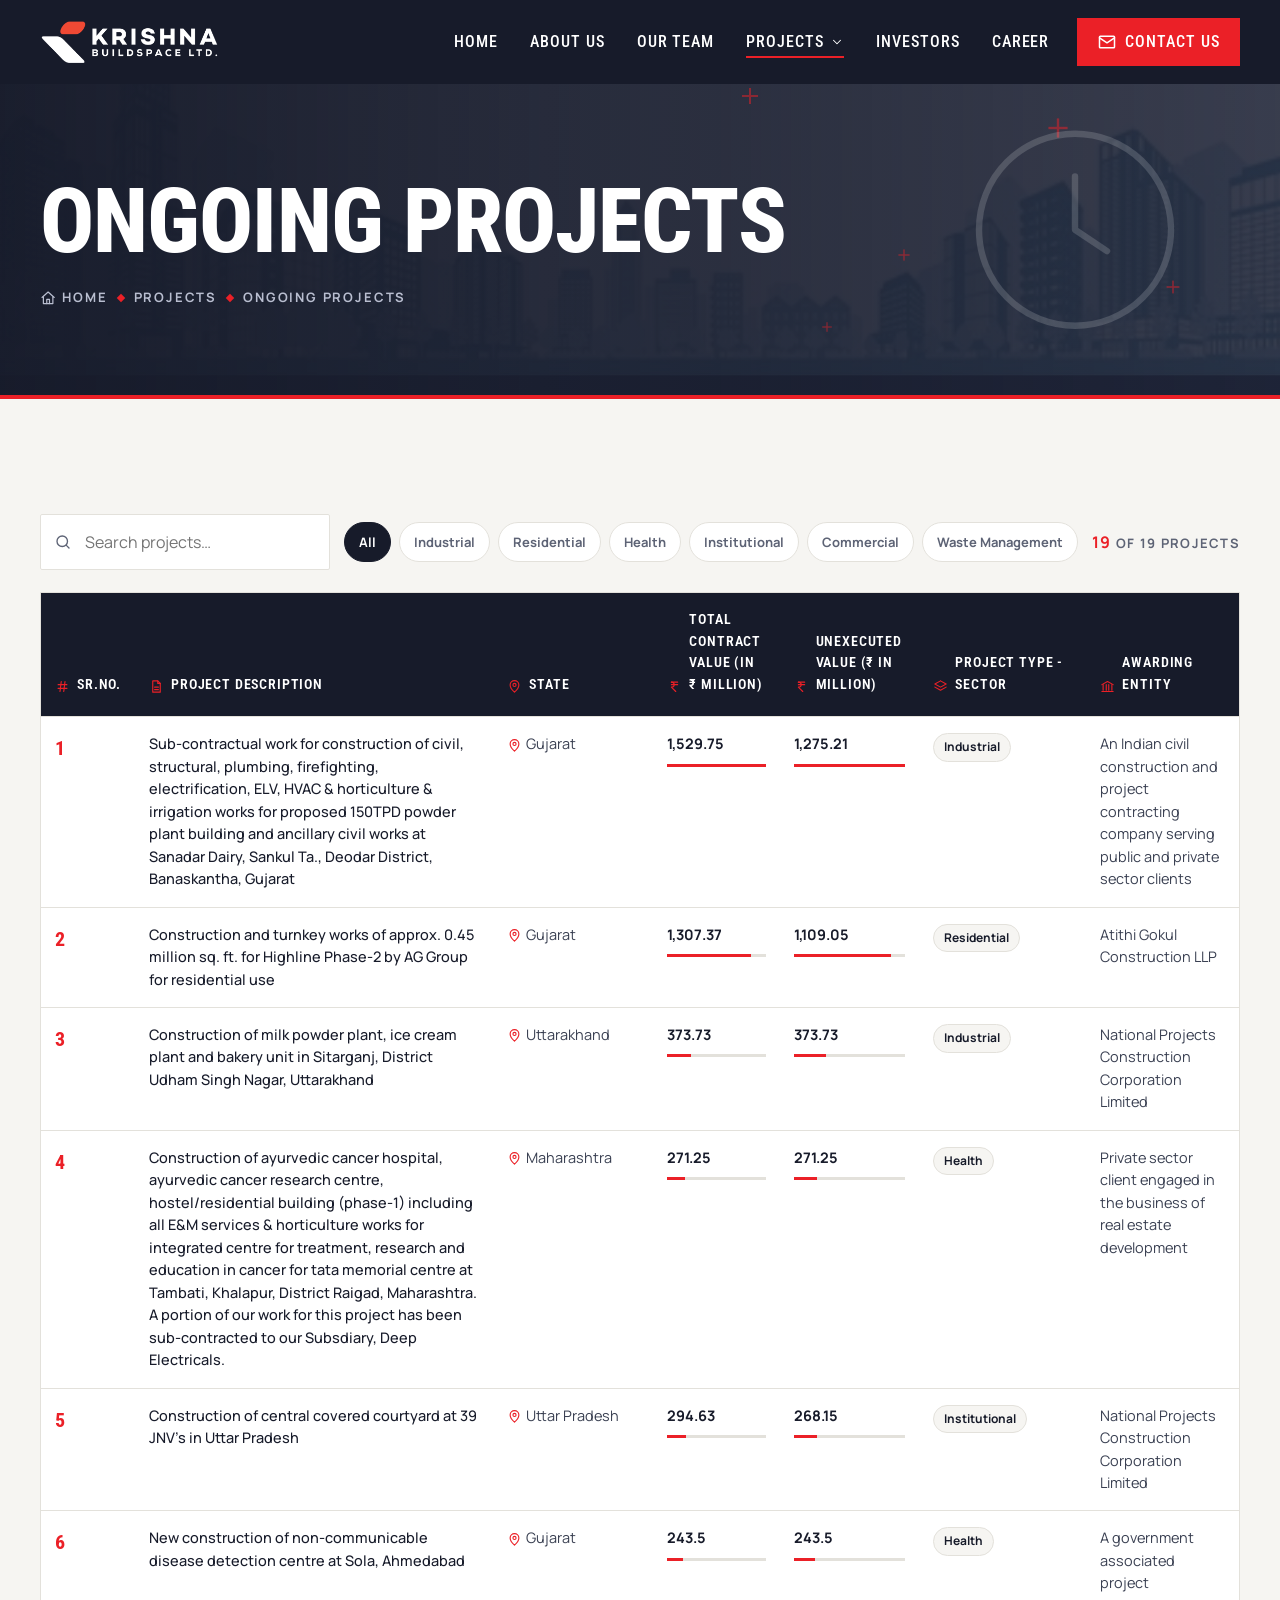
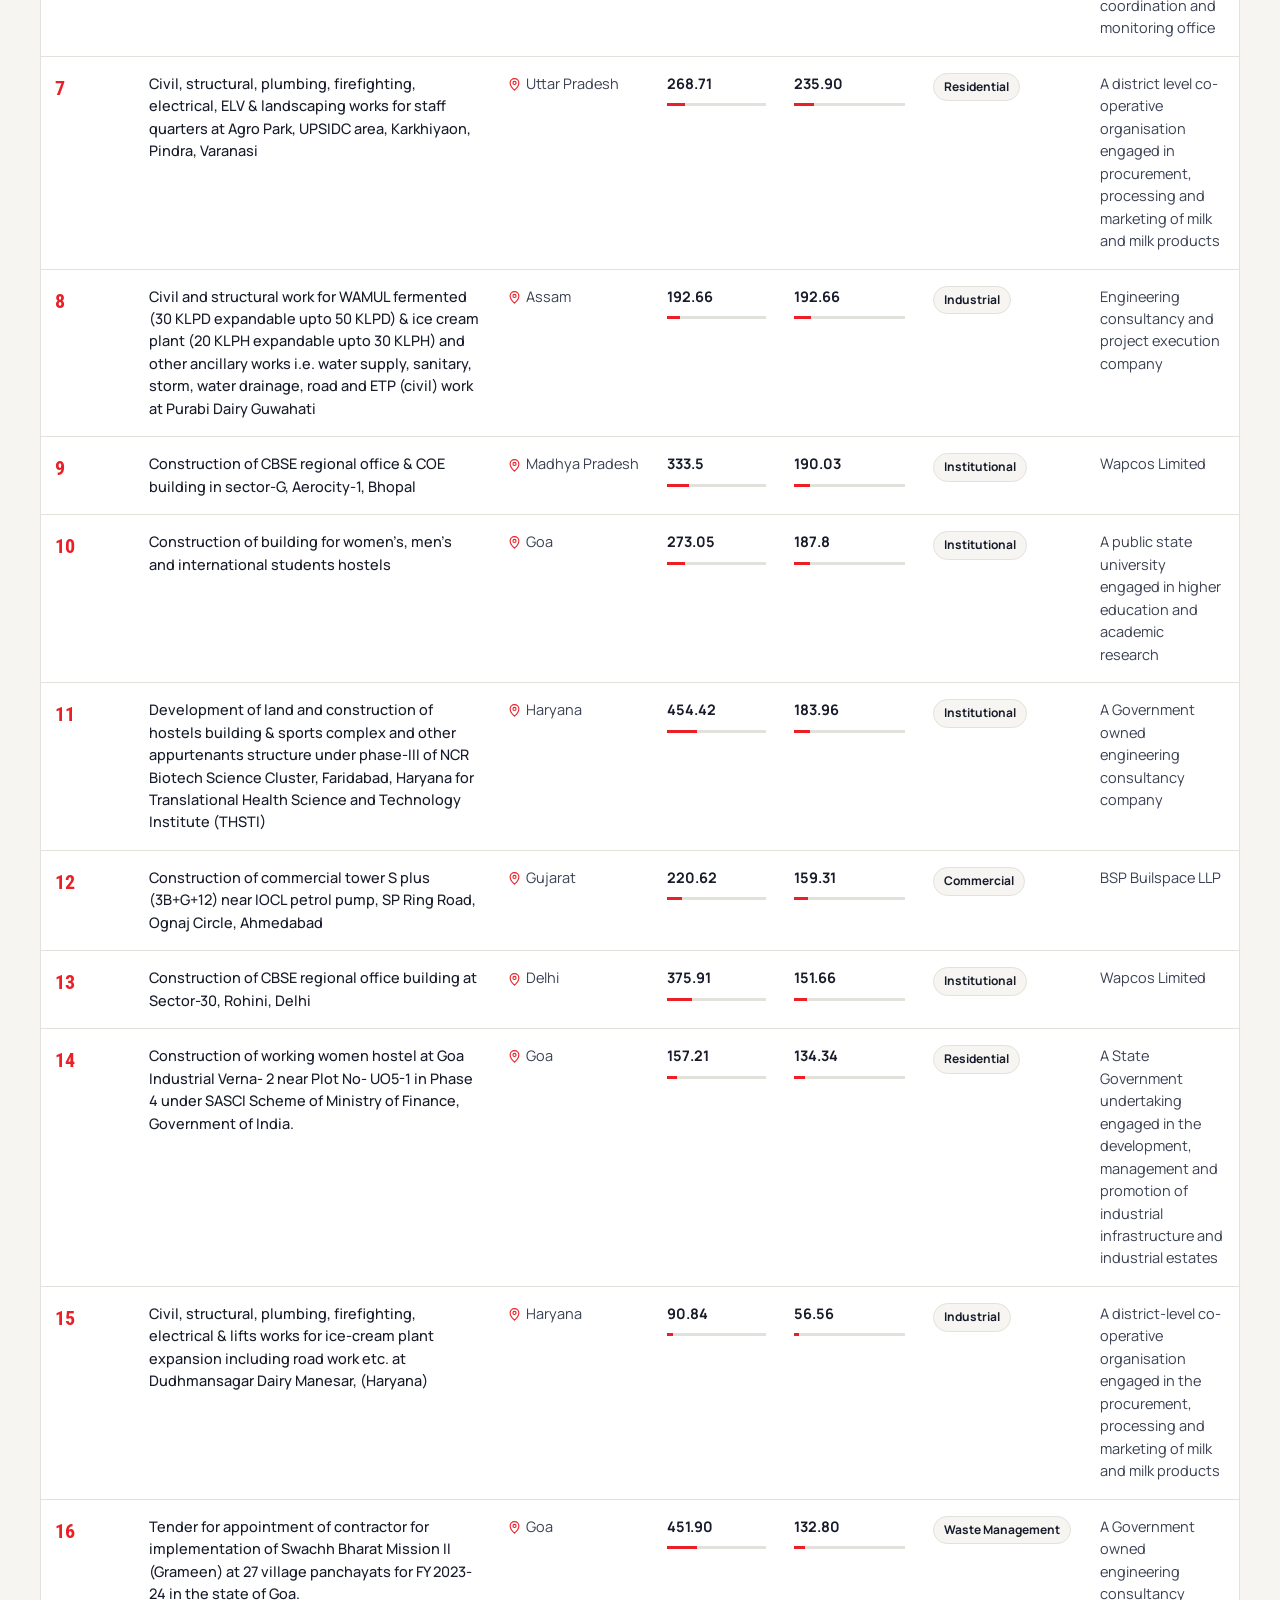
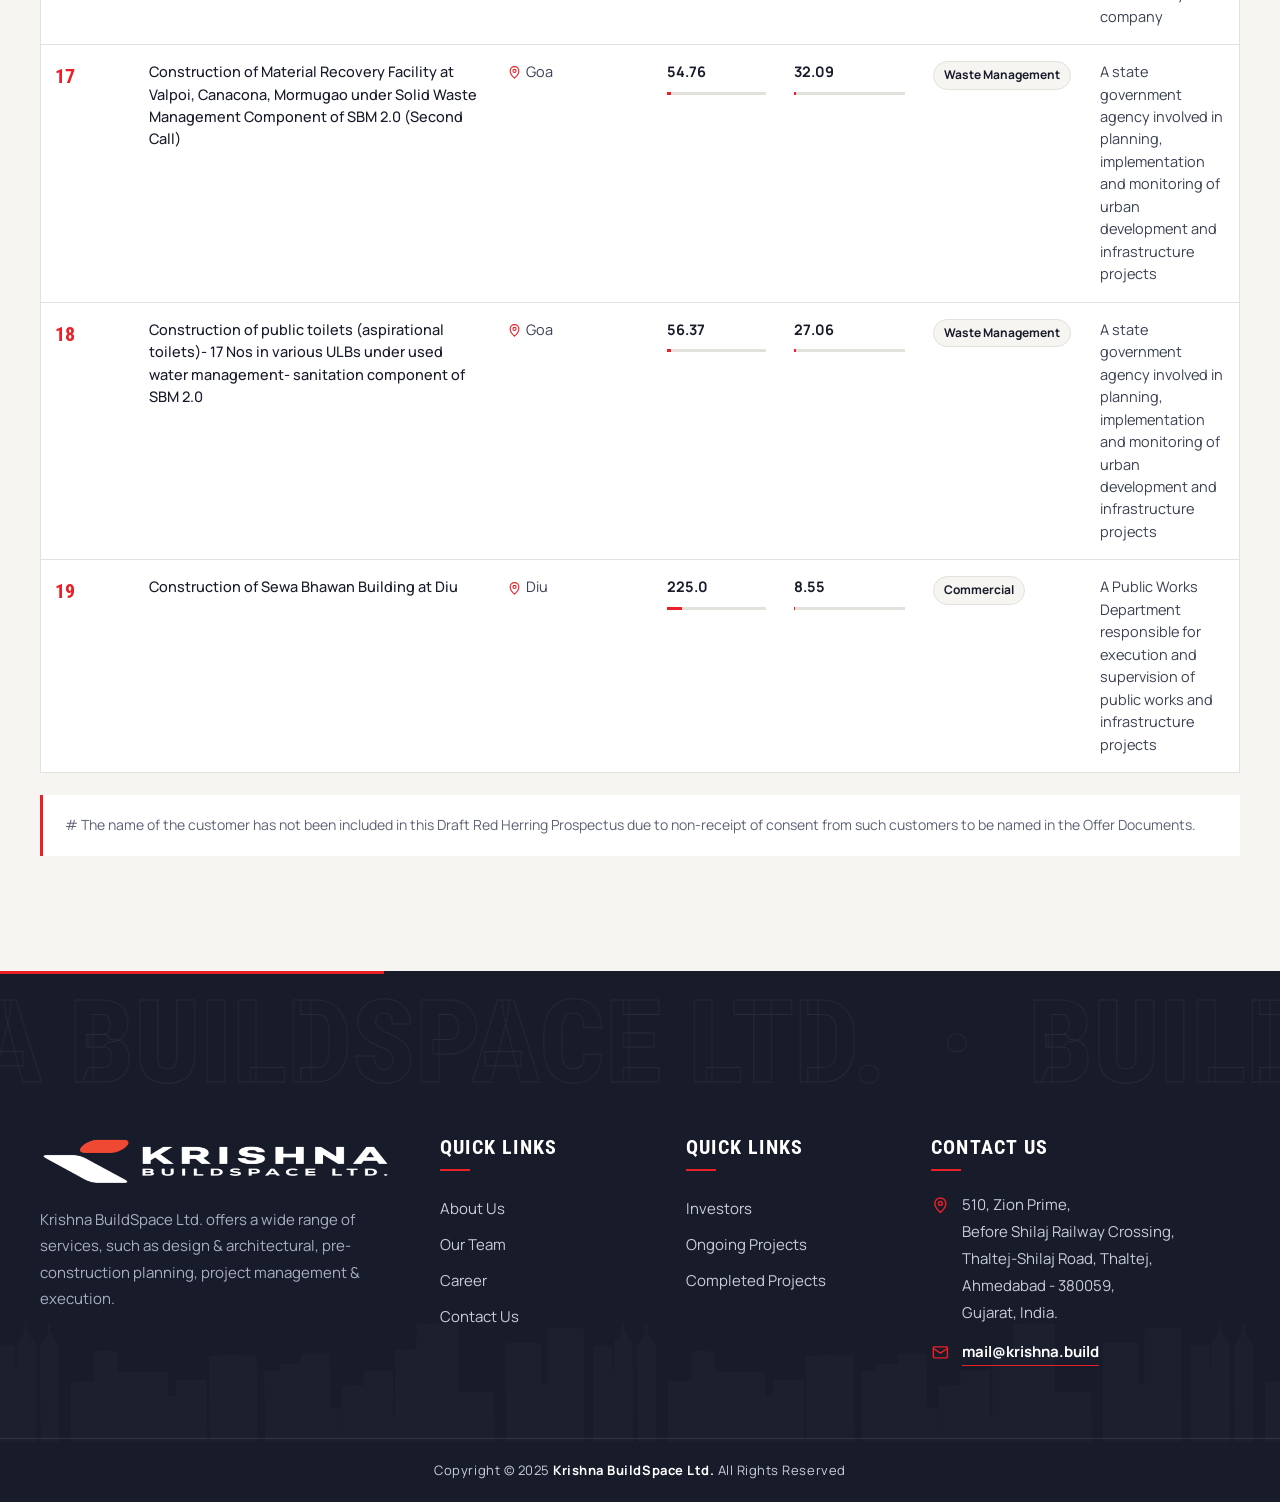
<file: ongoing-projects.html>
<!doctype html>
<html lang="en">
<head>
<meta charset="utf-8">
<meta name="viewport" content="width=device-width, initial-scale=1">
<title>Ongoing Projects | Krishna BuildSpace Ltd.</title>
<meta name="author" content="Krishna BuildSpace Ltd. | Engineering &amp; Construction Management Company">
<meta name="keywords" content="Krishna BuildSpace Ltd. , Engineering &amp; Construction Management Company">
<meta name="description" content="Krishna BuildSpace Ltd. | Engineering &amp; Construction Management Company">
<meta name="robots" content="INDEX,FOLLOW">
<meta property="og:locale" content="en_US">
<meta property="og:type" content="website">
<meta property="og:title" content="Ongoing Projects | Krishna BuildSpace Ltd.">
<meta property="og:description" content="Krishna BuildSpace Ltd. | Engineering &amp; Construction Management Company">
<meta property="og:site_name" content="Krishna BuildSpace Ltd.">
<meta name="theme-color" content="#171b2a">
<link rel="icon" type="image/png" href="assets/images/favicon.png">
<link rel="apple-touch-icon" href="assets/images/favicon.png">
<link rel="preconnect" href="https://fonts.googleapis.com">
<link rel="preconnect" href="https://fonts.gstatic.com" crossorigin>
<link rel="stylesheet" href="assets/css/site.css">
<link rel="stylesheet" href="assets/css/motion.css">
<link rel="stylesheet" href="assets/css/scene.css">
<noscript><style>[data-reveal]{opacity:1!important;transform:none!important;clip-path:none!important}.preloader{display:none}.hero h1 .w>span,.page-title h1 span,.title .ch{transform:none!important;opacity:1!important}.crumbs{opacity:1!important}.accordion-content{height:auto!important}.projects tbody tr{opacity:1!important;transform:none!important}main{opacity:1!important;transform:none!important}</style></noscript>
</head>
<body class="">

<svg class="sprite" aria-hidden="true" focusable="false"><symbol id="i-arrow" viewBox="0 0 24 24"><path pathLength="1" d="M5 12h14M13 6l6 6-6 6"/></symbol><symbol id="i-up" viewBox="0 0 24 24"><path pathLength="1" d="M12 19V5M6 11l6-6 6 6"/></symbol><symbol id="i-caret" viewBox="0 0 24 24"><path pathLength="1" d="M6 9l6 6 6-6"/></symbol><symbol id="i-chevron" viewBox="0 0 24 24"><path pathLength="1" d="M9 6l6 6-6 6"/></symbol><symbol id="i-search" viewBox="0 0 24 24"><circle pathLength="1" cx="11" cy="11" r="7"/><path pathLength="1" d="M20 20l-3.5-3.5"/></symbol><symbol id="i-home" viewBox="0 0 24 24"><path pathLength="1" d="M3 11l9-8 9 8"/><path pathLength="1" d="M5 10v10h14V10"/><path pathLength="1" d="M10 20v-6h4v6"/></symbol><symbol id="i-info" viewBox="0 0 24 24"><circle pathLength="1" cx="12" cy="12" r="9"/><path pathLength="1" d="M12 11v6"/><path pathLength="1" d="M12 7.5v.01"/></symbol><symbol id="i-users" viewBox="0 0 24 24"><circle pathLength="1" cx="9" cy="8" r="3.5"/><path pathLength="1" d="M2.5 20c.6-3.6 3.2-5.5 6.5-5.5s5.9 1.9 6.5 5.5"/><circle pathLength="1" cx="17.5" cy="9" r="2.5"/><path pathLength="1" d="M17 14.6c2.4.3 4 1.9 4.500 4.400"/></symbol><symbol id="i-user" viewBox="0 0 24 24"><circle pathLength="1" cx="12" cy="8" r="3.5"/><path pathLength="1" d="M5 20c.8-4 3.600-6 7-6s6.200 2 7 6"/></symbol><symbol id="i-crane" viewBox="0 0 24 24"><path pathLength="1" d="M4 21h16"/><path pathLength="1" d="M7 21V4"/><path pathLength="1" d="M7 4l12 3H7"/><path pathLength="1" d="M16 6.500V11"/><path pathLength="1" d="M14.500 11h3v3h-3z"/><path pathLength="1" d="M5 21v-3h4v3"/></symbol><symbol id="i-city" viewBox="0 0 24 24"><path pathLength="1" d="M3 21h18"/><path pathLength="1" d="M5 21V7l6-4v18"/><path pathLength="1" d="M11 9h8v12"/><path pathLength="1" d="M8 9v.01M8 13v.01M8 17v.01M15 13v.01M15 17v.01"/></symbol><symbol id="i-progress" viewBox="0 0 24 24"><circle pathLength="1" cx="12" cy="12" r="9"/><path pathLength="1" d="M12 7v5l3 2"/></symbol><symbol id="i-check" viewBox="0 0 24 24"><circle pathLength="1" cx="12" cy="12" r="9"/><path pathLength="1" d="M8 12.500l2.800 2.800L16 9.500"/></symbol><symbol id="i-chart" viewBox="0 0 24 24"><path pathLength="1" d="M4 20V4"/><path pathLength="1" d="M4 20h16"/><path pathLength="1" d="M8 16v-4"/><path pathLength="1" d="M12 16V8"/><path pathLength="1" d="M16 16v-6"/></symbol><symbol id="i-briefcase" viewBox="0 0 24 24"><rect pathLength="1" x="3" y="7" width="18" height="13" rx="1"/><path pathLength="1" d="M9 7V4h6v3"/><path pathLength="1" d="M3 13h18"/></symbol><symbol id="i-mail" viewBox="0 0 24 24"><rect pathLength="1" x="3" y="5" width="18" height="14" rx="1"/><path pathLength="1" d="M3 7l9 6 9-6"/></symbol><symbol id="i-phone" viewBox="0 0 24 24"><path pathLength="1" d="M5 4h4l2 5-2.500 1.500a11 11 0 005 5L15 13l5 2v4a1 1 0 01-1 1C10.700 20 4 13.300 4 5a1 1 0 011-1z"/></symbol><symbol id="i-pin" viewBox="0 0 24 24"><path pathLength="1" d="M12 21s-7-6.200-7-11.500a7 7 0 0114 0C19 14.800 12 21 12 21z"/><circle pathLength="1" cx="12" cy="9.500" r="2.500"/></symbol><symbol id="i-doc" viewBox="0 0 24 24"><path pathLength="1" d="M6 3h8l4 4v14H6z"/><path pathLength="1" d="M14 3v4h4"/><path pathLength="1" d="M9 13h6"/><path pathLength="1" d="M9 17h6"/></symbol><symbol id="i-folder" viewBox="0 0 24 24"><path pathLength="1" d="M3 6h6l2 2h10v11H3z"/></symbol><symbol id="i-eye" viewBox="0 0 24 24"><path pathLength="1" d="M2 12s3.600-6.500 10-6.500S22 12 22 12s-3.600 6.500-10 6.500S2 12 2 12z"/><circle pathLength="1" cx="12" cy="12" r="2.800"/></symbol><symbol id="i-play" viewBox="0 0 24 24"><circle pathLength="1" cx="12" cy="12" r="9"/><path pathLength="1" d="M10 8.500l5.500 3.500-5.500 3.500z"/></symbol><symbol id="i-compass" viewBox="0 0 24 24"><circle pathLength="1" cx="12" cy="12" r="9"/><path pathLength="1" d="M15.500 8.500l-2 5-5 2 2-5z"/></symbol><symbol id="i-clipboard" viewBox="0 0 24 24"><path pathLength="1" d="M9 4h6v3H9z"/><path pathLength="1" d="M7 5.500H5V21h14V5.500h-2"/><path pathLength="1" d="M8.500 12l1.500 1.500 3-3"/><path pathLength="1" d="M8.500 17h7"/></symbol><symbol id="i-gantt" viewBox="0 0 24 24"><path pathLength="1" d="M4 4v16h16"/><path pathLength="1" d="M8 8h7"/><path pathLength="1" d="M10 12h8"/><path pathLength="1" d="M8 16h5"/></symbol><symbol id="i-hardhat" viewBox="0 0 24 24"><path pathLength="1" d="M3 18h18"/><path pathLength="1" d="M5 18v-3a7 7 0 0114 0v3"/><path pathLength="1" d="M10 8.500V5h4v3.500"/></symbol><symbol id="i-rupee" viewBox="0 0 24 24"><path pathLength="1" d="M7 5h10"/><path pathLength="1" d="M7 9h10"/><path pathLength="1" d="M7 5c6 0 6 8 0 8l7 7"/></symbol><symbol id="i-calendar" viewBox="0 0 24 24"><rect pathLength="1" x="4" y="5" width="16" height="15" rx="1"/><path pathLength="1" d="M4 10h16"/><path pathLength="1" d="M8 3v4"/><path pathLength="1" d="M16 3v4"/></symbol><symbol id="i-layers" viewBox="0 0 24 24"><path pathLength="1" d="M12 3l9 5-9 5-9-5z"/><path pathLength="1" d="M3 13l9 5 9-5"/></symbol><symbol id="i-hash" viewBox="0 0 24 24"><path pathLength="1" d="M5 9h14"/><path pathLength="1" d="M5 15h14"/><path pathLength="1" d="M10 4L8 20"/><path pathLength="1" d="M16 4l-2 16"/></symbol><symbol id="i-landmark" viewBox="0 0 24 24"><path pathLength="1" d="M3 9l9-5 9 5"/><path pathLength="1" d="M5 9v9"/><path pathLength="1" d="M10 9v9"/><path pathLength="1" d="M14 9v9"/><path pathLength="1" d="M19 9v9"/><path pathLength="1" d="M3 20h18"/></symbol><symbol id="i-shield" viewBox="0 0 24 24"><path pathLength="1" d="M12 3l8 3v6c0 5-3.500 8-8 9-4.500-1-8-4-8-9V6z"/><path pathLength="1" d="M9 12l2 2 4-4"/></symbol><symbol id="i-target" viewBox="0 0 24 24"><circle pathLength="1" cx="12" cy="12" r="8"/><circle pathLength="1" cx="12" cy="12" r="3"/><path pathLength="1" d="M12 2v3M12 19v3M2 12h3M19 12h3"/></symbol><symbol id="i-siren" viewBox="0 0 24 24"><path pathLength="1" d="M7 18v-5a5 5 0 0110 0v5"/><path pathLength="1" d="M5 21h14"/><path pathLength="1" d="M12 3v2"/><path pathLength="1" d="M4.500 6.500L6 8"/><path pathLength="1" d="M19.500 6.500L18 8"/></symbol><symbol id="i-refresh" viewBox="0 0 24 24"><path pathLength="1" d="M4 12a8 8 0 0114-5l2 2"/><path pathLength="1" d="M20 4v5h-5"/><path pathLength="1" d="M20 12a8 8 0 01-14 5l-2-2"/><path pathLength="1" d="M4 20v-5h5"/></symbol><symbol id="i-copy" viewBox="0 0 24 24"><rect pathLength="1" x="8" y="8" width="12" height="12" rx="1"/><path pathLength="1" d="M16 8V4H4v12h4"/></symbol><symbol id="i-send" viewBox="0 0 24 24"><path pathLength="1" d="M21 3L10 14"/><path pathLength="1" d="M21 3l-7 18-4-7-7-4z"/></symbol><symbol id="i-gear" viewBox="0 0 24 24"><circle pathLength="1" cx="12" cy="12" r="3.200"/><path pathLength="1" d="M12 2.500v3M12 18.500v3M2.500 12h3M18.500 12h3M5.300 5.300l2.100 2.100M16.600 16.600l2.100 2.100M5.300 18.700l2.100-2.100M16.600 7.400l2.100-2.100"/></symbol><symbol id="i-wallet" viewBox="0 0 24 24"><rect pathLength="1" x="3" y="6" width="18" height="13" rx="1"/><path pathLength="1" d="M3 10h18"/><path pathLength="1" d="M16 14.500h2"/></symbol><symbol id="i-award" viewBox="0 0 24 24"><circle pathLength="1" cx="12" cy="9" r="5"/><path pathLength="1" d="M9 13.500L7.500 21l4.500-2.500 4.500 2.500L15 13.500"/></symbol><symbol id="i-map" viewBox="0 0 24 24"><path pathLength="1" d="M3 6l6-2 6 2 6-2v14l-6 2-6-2-6 2z"/><path pathLength="1" d="M9 4v14"/><path pathLength="1" d="M15 6v14"/></symbol></svg>
<div class="preloader" aria-hidden="true">
  <i class="preloader__panel"></i><i class="preloader__panel"></i>
  <div class="preloader__in">
    <div class="preloader__build"><i></i><i></i><i></i><i></i><i></i></div>
    <img src="assets/images/logo-white.png" alt="">
    <div class="preloader__bar"><i></i></div>
    <div class="preloader__pct"><b>0</b>%</div>
  </div>
</div>
<div class="page-veil" aria-hidden="true"><img src="assets/images/logo-white.png" alt=""></div>
<div class="scroll-bar" aria-hidden="true"></div>
<header class="header">
  <div class="wrap header__in">
    <a class="logo" href="index.html" aria-label="Krishna BuildSpace Ltd. — Home"><img src="assets/images/logo-white.png" alt="Krishna BuildSpace Ltd." width="351" height="90"></a>
    <nav aria-label="Main"><ul class="nav"><li class=""><a href="index.html"><span class="roll" data-t="Home"><span>Home</span></span></a></li><li class=""><a href="about-us.html"><span class="roll" data-t="About Us"><span>About Us</span></span></a></li><li class=""><a href="our-team.html"><span class="roll" data-t="Our Team"><span>Our Team</span></span></a></li><li class="has-sub is-active"><button type="button" aria-haspopup="true"><span class="roll" data-t="Projects"><span>Projects</span></span> <svg class="ico caret" aria-hidden="true"><use href="#i-caret"/></svg></button><ul class="sub"><li style="--i:0"><a href="ongoing-projects.html" aria-current="page"><svg class="ico" aria-hidden="true"><use href="#i-progress"/></svg>Ongoing Projects</a></li><li style="--i:1"><a href="completed-projects.html"><svg class="ico" aria-hidden="true"><use href="#i-check"/></svg>Completed Projects</a></li></ul></li><li class=""><a href="investors.html"><span class="roll" data-t="Investors"><span>Investors</span></span></a></li><li class=""><a href="career.html"><span class="roll" data-t="Career"><span>Career</span></span></a></li><li class="nav-cta"><a href="contact-us.html"><svg class="ico" aria-hidden="true"><use href="#i-mail"/></svg>Contact us</a></li></ul></nav>
    <button class="burger" type="button" aria-label="Menu" aria-expanded="false"><i></i><i></i><i></i></button>
  </div>
</header>
<nav class="mobile-menu" aria-label="Mobile"><ul><li><a href="index.html"><svg class="ico" aria-hidden="true"><use href="#i-home"/></svg>Home</a></li><li><a href="about-us.html"><svg class="ico" aria-hidden="true"><use href="#i-info"/></svg>About Us</a></li><li><a href="our-team.html"><svg class="ico" aria-hidden="true"><use href="#i-users"/></svg>Our Team</a></li><li><a href="ongoing-projects.html" aria-current="page"><svg class="ico" aria-hidden="true"><use href="#i-progress"/></svg>Ongoing Projects</a></li><li><a href="completed-projects.html"><svg class="ico" aria-hidden="true"><use href="#i-check"/></svg>Completed Projects</a></li><li><a href="investors.html"><svg class="ico" aria-hidden="true"><use href="#i-chart"/></svg>Investors</a></li><li><a href="career.html"><svg class="ico" aria-hidden="true"><use href="#i-briefcase"/></svg>Career</a></li><li><a href="contact-us.html"><svg class="ico" aria-hidden="true"><use href="#i-mail"/></svg>Contact us</a></li></ul></nav>

<main>

<section class="page-title">
  <div class="page-title__bg" data-speed="0.25" aria-hidden="true"></div>
  <div class="page-title__marks" aria-hidden="true"><i style="--x:58%;--y:22%;--t:7s;--s:1"></i><i style="--x:70%;--y:62%;--t:9s;--s:0.7"></i><i style="--x:82%;--y:30%;--t:6s;--s:1.2"></i><i style="--x:91%;--y:70%;--t:8s;--s:0.8"></i><i style="--x:64%;--y:80%;--t:10s;--s:0.6"></i><i style="--x:77%;--y:12%;--t:11s;--s:0.9"></i></div>
  <div class="page-title__ico" aria-hidden="true"><svg class="ico" aria-hidden="true"><use href="#i-progress"/></svg></div>
  <div class="wrap">
    <h1><span>Ongoing Projects</span></h1>
    <div class="crumbs"><a href="index.html"><svg class="ico" aria-hidden="true"><use href="#i-home"/></svg>Home</a><i></i><span>Projects</span><i></i><span>Ongoing Projects</span></div>
  </div>
  <div class="page-title__line" aria-hidden="true"></div>
</section>
<section class="sec">
  <div class="wrap">
    <div class="tools" data-reveal="up">
      <label class="search"><svg class="ico" aria-hidden="true"><use href="#i-search"/></svg><input id="projectSearch" type="search" placeholder="Search projects…" aria-label="Search projects"></label>
      <div class="chips" role="group" aria-label="Filter by sector"><button type="button" class="is-on" data-sector="" aria-pressed="true">All</button><button type="button" data-sector="Industrial" aria-pressed="false">Industrial</button><button type="button" data-sector="Residential" aria-pressed="false">Residential</button><button type="button" data-sector="Health" aria-pressed="false">Health</button><button type="button" data-sector="Institutional" aria-pressed="false">Institutional</button><button type="button" data-sector="Commercial" aria-pressed="false">Commercial</button><button type="button" data-sector="Waste Management" aria-pressed="false">Waste Management</button></div>
      <div class="count"><b id="projectCount">19</b> of 19 projects</div>
    </div>
    <div class="table-wrap">
      <table class="projects">
        <thead><tr><th scope="col"><span><svg class="ico" aria-hidden="true"><use href="#i-hash"/></svg>Sr.No.</span></th><th scope="col"><span><svg class="ico" aria-hidden="true"><use href="#i-doc"/></svg>Project Description</span></th><th scope="col"><span><svg class="ico" aria-hidden="true"><use href="#i-pin"/></svg>State</span></th><th scope="col"><span><svg class="ico" aria-hidden="true"><use href="#i-rupee"/></svg>Total contract value (in ₹ million)</span></th><th scope="col"><span><svg class="ico" aria-hidden="true"><use href="#i-rupee"/></svg>Unexecuted Value (₹ in million)</span></th><th scope="col"><span><svg class="ico" aria-hidden="true"><use href="#i-layers"/></svg>Project Type - Sector</span></th><th scope="col"><span><svg class="ico" aria-hidden="true"><use href="#i-landmark"/></svg>Awarding Entity</span></th></tr></thead>
        <tbody>
<tr data-sector="Industrial"><td data-label="Sr.No.">1</td><td class="desc" data-label="Project Description">Sub-contractual work for construction of civil, structural, plumbing, firefighting, electrification, ELV, HVAC &amp; horticulture &amp; irrigation works for proposed 150TPD powder plant building and ancillary civil works at Sanadar Dairy, Sankul Ta., Deodar District, Banaskantha, Gujarat</td><td class="state" data-label="State"><svg class="ico" aria-hidden="true"><use href="#i-pin"/></svg>Gujarat</td><td class="num" data-label="Total contract value (in ₹ million)"><span class="val" data-val="1,529.75">1,529.75</span><span class="meter" aria-hidden="true"><i style="--p:100.0%"></i></span></td><td class="num" data-label="Unexecuted Value (₹ in million)"><span class="val" data-val="1,275.21">1,275.21</span><span class="meter" aria-hidden="true"><i style="--p:100.0%"></i></span></td><td data-label="Project Type - Sector"><span class="tagx">Industrial</span></td><td data-label="Awarding Entity">An Indian civil construction and project contracting company serving public and private sector clients</td></tr>
<tr data-sector="Residential"><td data-label="Sr.No.">2</td><td class="desc" data-label="Project Description">Construction and turnkey works of approx. 0.45 million sq. ft. for Highline Phase-2 by AG Group for residential use</td><td class="state" data-label="State"><svg class="ico" aria-hidden="true"><use href="#i-pin"/></svg>Gujarat</td><td class="num" data-label="Total contract value (in ₹ million)"><span class="val" data-val="1,307.45">1,307.45</span><span class="meter" aria-hidden="true"><i style="--p:85.5%"></i></span></td><td class="num" data-label="Unexecuted Value (₹ in million)"><span class="val" data-val="1,109.12">1,109.12</span><span class="meter" aria-hidden="true"><i style="--p:87.0%"></i></span></td><td data-label="Project Type - Sector"><span class="tagx">Residential</span></td><td data-label="Awarding Entity">Atithi Gokul Construction LLP</td></tr>
<tr data-sector="Industrial"><td data-label="Sr.No.">3</td><td class="desc" data-label="Project Description">Construction of milk powder plant, ice cream plant and bakery unit in Sitarganj, District Udham Singh Nagar, Uttarakhand</td><td class="state" data-label="State"><svg class="ico" aria-hidden="true"><use href="#i-pin"/></svg>Uttarakhand</td><td class="num" data-label="Total contract value (in ₹ million)"><span class="val" data-val="373.75">373.75</span><span class="meter" aria-hidden="true"><i style="--p:24.4%"></i></span></td><td class="num" data-label="Unexecuted Value (₹ in million)"><span class="val" data-val="373.75">373.75</span><span class="meter" aria-hidden="true"><i style="--p:29.3%"></i></span></td><td data-label="Project Type - Sector"><span class="tagx">Industrial</span></td><td data-label="Awarding Entity">National Projects Construction Corporation Limited</td></tr>
<tr data-sector="Health"><td data-label="Sr.No.">4</td><td class="desc" data-label="Project Description">Construction of ayurvedic cancer hospital, ayurvedic cancer research centre, hostel/residential building (phase-1) including all E&amp;M services &amp; horticulture works for integrated centre for treatment, research and education in cancer for tata memorial centre at Tambati, Khalapur, District Raigad, Maharashtra. A portion of our work for this project has been sub-contracted to our Subsdiary, Deep Electricals.</td><td class="state" data-label="State"><svg class="ico" aria-hidden="true"><use href="#i-pin"/></svg>Maharashtra</td><td class="num" data-label="Total contract value (in ₹ million)"><span class="val" data-val="271.27">271.27</span><span class="meter" aria-hidden="true"><i style="--p:17.7%"></i></span></td><td class="num" data-label="Unexecuted Value (₹ in million)"><span class="val" data-val="271.27">271.27</span><span class="meter" aria-hidden="true"><i style="--p:21.3%"></i></span></td><td data-label="Project Type - Sector"><span class="tagx">Health</span></td><td data-label="Awarding Entity">Private sector client engaged in the business of real estate development</td></tr>
<tr data-sector="Institutional"><td data-label="Sr.No.">5</td><td class="desc" data-label="Project Description">Construction of central covered courtyard at 39 JNV’s in Uttar Pradesh</td><td class="state" data-label="State"><svg class="ico" aria-hidden="true"><use href="#i-pin"/></svg>Uttar Pradesh</td><td class="num" data-label="Total contract value (in ₹ million)"><span class="val" data-val="294.65">294.65</span><span class="meter" aria-hidden="true"><i style="--p:19.3%"></i></span></td><td class="num" data-label="Unexecuted Value (₹ in million)"><span class="val" data-val="268.17">268.17</span><span class="meter" aria-hidden="true"><i style="--p:21.0%"></i></span></td><td data-label="Project Type - Sector"><span class="tagx">Institutional</span></td><td data-label="Awarding Entity">National Projects Construction Corporation Limited</td></tr>
<tr data-sector="Health"><td data-label="Sr.No.">6</td><td class="desc" data-label="Project Description">New construction of non-communicable disease detection centre at Sola, Ahmedabad</td><td class="state" data-label="State"><svg class="ico" aria-hidden="true"><use href="#i-pin"/></svg>Gujarat</td><td class="num" data-label="Total contract value (in ₹ million)"><span class="val" data-val="243.5">243.5</span><span class="meter" aria-hidden="true"><i style="--p:15.9%"></i></span></td><td class="num" data-label="Unexecuted Value (₹ in million)"><span class="val" data-val="243.5">243.5</span><span class="meter" aria-hidden="true"><i style="--p:19.1%"></i></span></td><td data-label="Project Type - Sector"><span class="tagx">Health</span></td><td data-label="Awarding Entity">A government associated project coordination and monitoring office</td></tr>
<tr data-sector="Residential"><td data-label="Sr.No.">7</td><td class="desc" data-label="Project Description">Civil, structural, plumbing, firefighting, electrical, ELV &amp; landscaping works for staff quarters at Agro Park, UPSIDC area, Karkhiyaon, Pindra, Varanasi</td><td class="state" data-label="State"><svg class="ico" aria-hidden="true"><use href="#i-pin"/></svg>Uttar Pradesh</td><td class="num" data-label="Total contract value (in ₹ million)"><span class="val" data-val="268.73">268.73</span><span class="meter" aria-hidden="true"><i style="--p:17.6%"></i></span></td><td class="num" data-label="Unexecuted Value (₹ in million)"><span class="val" data-val="235.92">235.92</span><span class="meter" aria-hidden="true"><i style="--p:18.5%"></i></span></td><td data-label="Project Type - Sector"><span class="tagx">Residential</span></td><td data-label="Awarding Entity">A district level co-operative organisation engaged in procurement, processing and marketing of milk and milk products</td></tr>
<tr data-sector="Industrial"><td data-label="Sr.No.">8</td><td class="desc" data-label="Project Description">Civil and structural work for WAMUL fermented (30 KLPD expandable upto 50 KLPD) &amp; ice cream plant (20 KLPH expandable upto 30 KLPH) and other ancillary works i.e. water supply, sanitary, storm, water drainage, road and ETP (civil) work at Purabi Dairy Guwahati</td><td class="state" data-label="State"><svg class="ico" aria-hidden="true"><use href="#i-pin"/></svg>Assam</td><td class="num" data-label="Total contract value (in ₹ million)"><span class="val" data-val="193.21">193.21</span><span class="meter" aria-hidden="true"><i style="--p:12.6%"></i></span></td><td class="num" data-label="Unexecuted Value (₹ in million)"><span class="val" data-val="193.21">193.21</span><span class="meter" aria-hidden="true"><i style="--p:15.2%"></i></span></td><td data-label="Project Type - Sector"><span class="tagx">Industrial</span></td><td data-label="Awarding Entity">Engineering consultancy and project execution company</td></tr>
<tr data-sector="Institutional"><td data-label="Sr.No.">9</td><td class="desc" data-label="Project Description">Construction of CBSE regional office &amp; COE building in sector-G, Aerocity-1, Bhopal</td><td class="state" data-label="State"><svg class="ico" aria-hidden="true"><use href="#i-pin"/></svg>Madhya Pradesh</td><td class="num" data-label="Total contract value (in ₹ million)"><span class="val" data-val="334.4">334.4</span><span class="meter" aria-hidden="true"><i style="--p:21.9%"></i></span></td><td class="num" data-label="Unexecuted Value (₹ in million)"><span class="val" data-val="190.57">190.57</span><span class="meter" aria-hidden="true"><i style="--p:14.9%"></i></span></td><td data-label="Project Type - Sector"><span class="tagx">Institutional</span></td><td data-label="Awarding Entity">Wapcos Limited</td></tr>
<tr data-sector="Institutional"><td data-label="Sr.No.">10</td><td class="desc" data-label="Project Description">Construction of building for women’s, men’s and international students hostels</td><td class="state" data-label="State"><svg class="ico" aria-hidden="true"><use href="#i-pin"/></svg>Goa</td><td class="num" data-label="Total contract value (in ₹ million)"><span class="val" data-val="273.83">273.83</span><span class="meter" aria-hidden="true"><i style="--p:17.9%"></i></span></td><td class="num" data-label="Unexecuted Value (₹ in million)"><span class="val" data-val="188.3">188.3</span><span class="meter" aria-hidden="true"><i style="--p:14.8%"></i></span></td><td data-label="Project Type - Sector"><span class="tagx">Institutional</span></td><td data-label="Awarding Entity">A public state university engaged in higher education and academic research</td></tr>
<tr data-sector="Institutional"><td data-label="Sr.No.">11</td><td class="desc" data-label="Project Description">Development of land and construction of hostels building &amp; sports complex and other appurtenants structure under phase-III of NCR Biotech Science Cluster, Faridabad, Haryana for Translational Health Science and Technology Institute (THSTI)</td><td class="state" data-label="State"><svg class="ico" aria-hidden="true"><use href="#i-pin"/></svg>Haryana</td><td class="num" data-label="Total contract value (in ₹ million)"><span class="val" data-val="455.71">455.71</span><span class="meter" aria-hidden="true"><i style="--p:29.8%"></i></span></td><td class="num" data-label="Unexecuted Value (₹ in million)"><span class="val" data-val="184.48">184.48</span><span class="meter" aria-hidden="true"><i style="--p:14.5%"></i></span></td><td data-label="Project Type - Sector"><span class="tagx">Institutional</span></td><td data-label="Awarding Entity">A Government owned engineering consultancy company</td></tr>
<tr data-sector="Commercial"><td data-label="Sr.No.">12</td><td class="desc" data-label="Project Description">Construction of commercial tower S plus (3B+G+12) near IOCL petrol pump, SP Ring Road, Ognaj Circle, Ahmedabad</td><td class="state" data-label="State"><svg class="ico" aria-hidden="true"><use href="#i-pin"/></svg>Gujarat</td><td class="num" data-label="Total contract value (in ₹ million)"><span class="val" data-val="221.25">221.25</span><span class="meter" aria-hidden="true"><i style="--p:14.5%"></i></span></td><td class="num" data-label="Unexecuted Value (₹ in million)"><span class="val" data-val="159.76">159.76</span><span class="meter" aria-hidden="true"><i style="--p:12.5%"></i></span></td><td data-label="Project Type - Sector"><span class="tagx">Commercial</span></td><td data-label="Awarding Entity">BSP Builspace LLP</td></tr>
<tr data-sector="Institutional"><td data-label="Sr.No.">13</td><td class="desc" data-label="Project Description">Construction of CBSE regional office building at Sector-30, Rohini, Delhi</td><td class="state" data-label="State"><svg class="ico" aria-hidden="true"><use href="#i-pin"/></svg>Delhi</td><td class="num" data-label="Total contract value (in ₹ million)"><span class="val" data-val="376.98">376.98</span><span class="meter" aria-hidden="true"><i style="--p:24.6%"></i></span></td><td class="num" data-label="Unexecuted Value (₹ in million)"><span class="val" data-val="152.09">152.09</span><span class="meter" aria-hidden="true"><i style="--p:11.9%"></i></span></td><td data-label="Project Type - Sector"><span class="tagx">Institutional</span></td><td data-label="Awarding Entity">Wapcos Limited</td></tr>
<tr data-sector="Residential"><td data-label="Sr.No.">14</td><td class="desc" data-label="Project Description">Construction of working women hostel at Goa Industrial Verna- 2 near Plot No- UO5-1 in Phase 4 under SASCI Scheme of Ministry of Finance, Government of India.</td><td class="state" data-label="State"><svg class="ico" aria-hidden="true"><use href="#i-pin"/></svg>Goa</td><td class="num" data-label="Total contract value (in ₹ million)"><span class="val" data-val="157.66">157.66</span><span class="meter" aria-hidden="true"><i style="--p:10.3%"></i></span></td><td class="num" data-label="Unexecuted Value (₹ in million)"><span class="val" data-val="134.72">134.72</span><span class="meter" aria-hidden="true"><i style="--p:10.6%"></i></span></td><td data-label="Project Type - Sector"><span class="tagx">Residential</span></td><td data-label="Awarding Entity">A State Government undertaking engaged in the development, management and promotion of industrial infrastructure and industrial estates</td></tr>
<tr data-sector="Industrial"><td data-label="Sr.No.">15</td><td class="desc" data-label="Project Description">Civil, structural, plumbing, firefighting, electrical &amp; lifts works for ice-cream plant expansion including road work etc. at Dudhmansagar Dairy Manesar, (Haryana)</td><td class="state" data-label="State"><svg class="ico" aria-hidden="true"><use href="#i-pin"/></svg>Haryana</td><td class="num" data-label="Total contract value (in ₹ million)"><span class="val" data-val="92.37">92.37</span><span class="meter" aria-hidden="true"><i style="--p:6.0%"></i></span></td><td class="num" data-label="Unexecuted Value (₹ in million)"><span class="val" data-val="57.52">57.52</span><span class="meter" aria-hidden="true"><i style="--p:4.5%"></i></span></td><td data-label="Project Type - Sector"><span class="tagx">Industrial</span></td><td data-label="Awarding Entity">A district-level co-operative organisation engaged in the procurement, processing and marketing of milk and milk products</td></tr>
<tr data-sector="Waste Management"><td data-label="Sr.No.">16</td><td class="desc" data-label="Project Description">Tender for appointment of contractor for implementation of Swachh Bharat Mission II (Grameen) at 27 village panchayats for FY 2023-24 in the state of Goa.</td><td class="state" data-label="State"><svg class="ico" aria-hidden="true"><use href="#i-pin"/></svg>Goa</td><td class="num" data-label="Total contract value (in ₹ million)"><span class="val" data-val="459.53">459.53</span><span class="meter" aria-hidden="true"><i style="--p:30.0%"></i></span></td><td class="num" data-label="Unexecuted Value (₹ in million)"><span class="val" data-val="135.04">135.04</span><span class="meter" aria-hidden="true"><i style="--p:10.6%"></i></span></td><td data-label="Project Type - Sector"><span class="tagx">Waste Management</span></td><td data-label="Awarding Entity">A Government owned engineering consultancy company</td></tr>
<tr data-sector="Waste Management"><td data-label="Sr.No.">17</td><td class="desc" data-label="Project Description">Construction of Material Recovery Facility at Valpoi, Canacona, Mormugao under Solid Waste Management Component of SBM 2.0 (Second Call)</td><td class="state" data-label="State"><svg class="ico" aria-hidden="true"><use href="#i-pin"/></svg>Goa</td><td class="num" data-label="Total contract value (in ₹ million)"><span class="val" data-val="55.68">55.68</span><span class="meter" aria-hidden="true"><i style="--p:3.6%"></i></span></td><td class="num" data-label="Unexecuted Value (₹ in million)"><span class="val" data-val="32.63">32.63</span><span class="meter" aria-hidden="true"><i style="--p:2.6%"></i></span></td><td data-label="Project Type - Sector"><span class="tagx">Waste Management</span></td><td data-label="Awarding Entity">A state government agency involved in planning, implementation and monitoring of urban development and infrastructure projects</td></tr>
<tr data-sector="Waste Management"><td data-label="Sr.No.">18</td><td class="desc" data-label="Project Description">Construction of public toilets (aspirational toilets)- 17 Nos in various ULBs under used water management- sanitation component of SBM 2.0</td><td class="state" data-label="State"><svg class="ico" aria-hidden="true"><use href="#i-pin"/></svg>Goa</td><td class="num" data-label="Total contract value (in ₹ million)"><span class="val" data-val="57.32">57.32</span><span class="meter" aria-hidden="true"><i style="--p:3.7%"></i></span></td><td class="num" data-label="Unexecuted Value (₹ in million)"><span class="val" data-val="27.52">27.52</span><span class="meter" aria-hidden="true"><i style="--p:2.2%"></i></span></td><td data-label="Project Type - Sector"><span class="tagx">Waste Management</span></td><td data-label="Awarding Entity">A state government agency involved in planning, implementation and monitoring of urban development and infrastructure projects</td></tr>
<tr data-sector="Commercial"><td data-label="Sr.No.">19</td><td class="desc" data-label="Project Description">Construction of Sewa Bhawan Building at Diu</td><td class="state" data-label="State"><svg class="ico" aria-hidden="true"><use href="#i-pin"/></svg>Diu</td><td class="num" data-label="Total contract value (in ₹ million)"><span class="val" data-val="235.7">235.7</span><span class="meter" aria-hidden="true"><i style="--p:15.4%"></i></span></td><td class="num" data-label="Unexecuted Value (₹ in million)"><span class="val" data-val="8.96">8.96</span><span class="meter" aria-hidden="true"><i style="--p:0.7%"></i></span></td><td data-label="Project Type - Sector"><span class="tagx">Commercial</span></td><td data-label="Awarding Entity">A Public Works Department responsible for execution and supervision of public works and infrastructure projects</td></tr>
        </tbody>
      </table>
      <div class="empty"><svg class="ico" aria-hidden="true"><use href="#i-search"/></svg>No projects match your search.</div>
    </div>
    <div class="notes" data-reveal="up"><p># The name of the customer has not been included in this Draft Red Herring Prospectus due to non-receipt of consent from such customers to be named in the Offer Documents.</p></div>
  </div>
</section>

</main>

<footer class="footer">
  <div class="footer__word" aria-hidden="true"><span data-scrollx="-0.35">Krishna BuildSpace Ltd. &nbsp;·&nbsp; Building Beyond Boundaries. &nbsp;·&nbsp; Krishna BuildSpace Ltd.</span></div>
  <div class="footer__sky" aria-hidden="true"></div>
  <div class="wrap footer__in" data-stagger="up">
    <div>
      <img src="assets/images/logo-white.png" alt="Krishna BuildSpace Ltd." width="351" height="90">
      <p>Krishna BuildSpace Ltd. offers a wide range of services, such as design &amp; architectural, pre-construction planning, project management &amp; execution.</p>
    </div>
    <div>
      <h4>Quick Links</h4>
      <ul><li><a href="about-us.html"><svg class="ico" aria-hidden="true"><use href="#i-chevron"/></svg>About Us</a></li><li><a href="our-team.html"><svg class="ico" aria-hidden="true"><use href="#i-chevron"/></svg>Our Team</a></li><li><a href="career.html"><svg class="ico" aria-hidden="true"><use href="#i-chevron"/></svg>Career</a></li><li><a href="contact-us.html"><svg class="ico" aria-hidden="true"><use href="#i-chevron"/></svg>Contact Us</a></li></ul>
    </div>
    <div>
      <h4>Quick Links</h4>
      <ul><li><a href="investors.html"><svg class="ico" aria-hidden="true"><use href="#i-chevron"/></svg>Investors</a></li><li><a href="ongoing-projects.html"><svg class="ico" aria-hidden="true"><use href="#i-chevron"/></svg>Ongoing Projects</a></li><li><a href="completed-projects.html"><svg class="ico" aria-hidden="true"><use href="#i-chevron"/></svg>Completed Projects</a></li></ul>
    </div>
    <div>
      <h4>Contact Us</h4>
      <address>
        <span class="footer__row"><svg class="ico" aria-hidden="true"><use href="#i-pin"/></svg><span>510, Zion Prime,<br>Before Shilaj Railway Crossing,<br>Thaltej-Shilaj Road, Thaltej,<br>Ahmedabad - 380059,<br>Gujarat, India.</span></span>
        <span class="footer__row"><svg class="ico" aria-hidden="true"><use href="#i-mail"/></svg><a href="mailto:mail@krishna.build">mail@krishna.build</a></span>
      </address>
    </div>
  </div>
  <div class="footer__bar"><div class="wrap">Copyright &copy; 2025 <b>Krishna BuildSpace Ltd.</b> All Rights Reserved</div></div>
</footer>
<button class="to-top" type="button" aria-label="Back to top">
  <svg class="ring" viewBox="0 0 50 50" aria-hidden="true"><circle cx="25" cy="25" r="23"/></svg>
  <svg class="ico ar" aria-hidden="true"><use href="#i-up"/></svg>
</button>
<div class="toast" role="status" aria-live="polite"></div>
<script src="assets/js/site.js"></script>
<script src="assets/js/motion.js"></script>

</body>
</html>
</file>
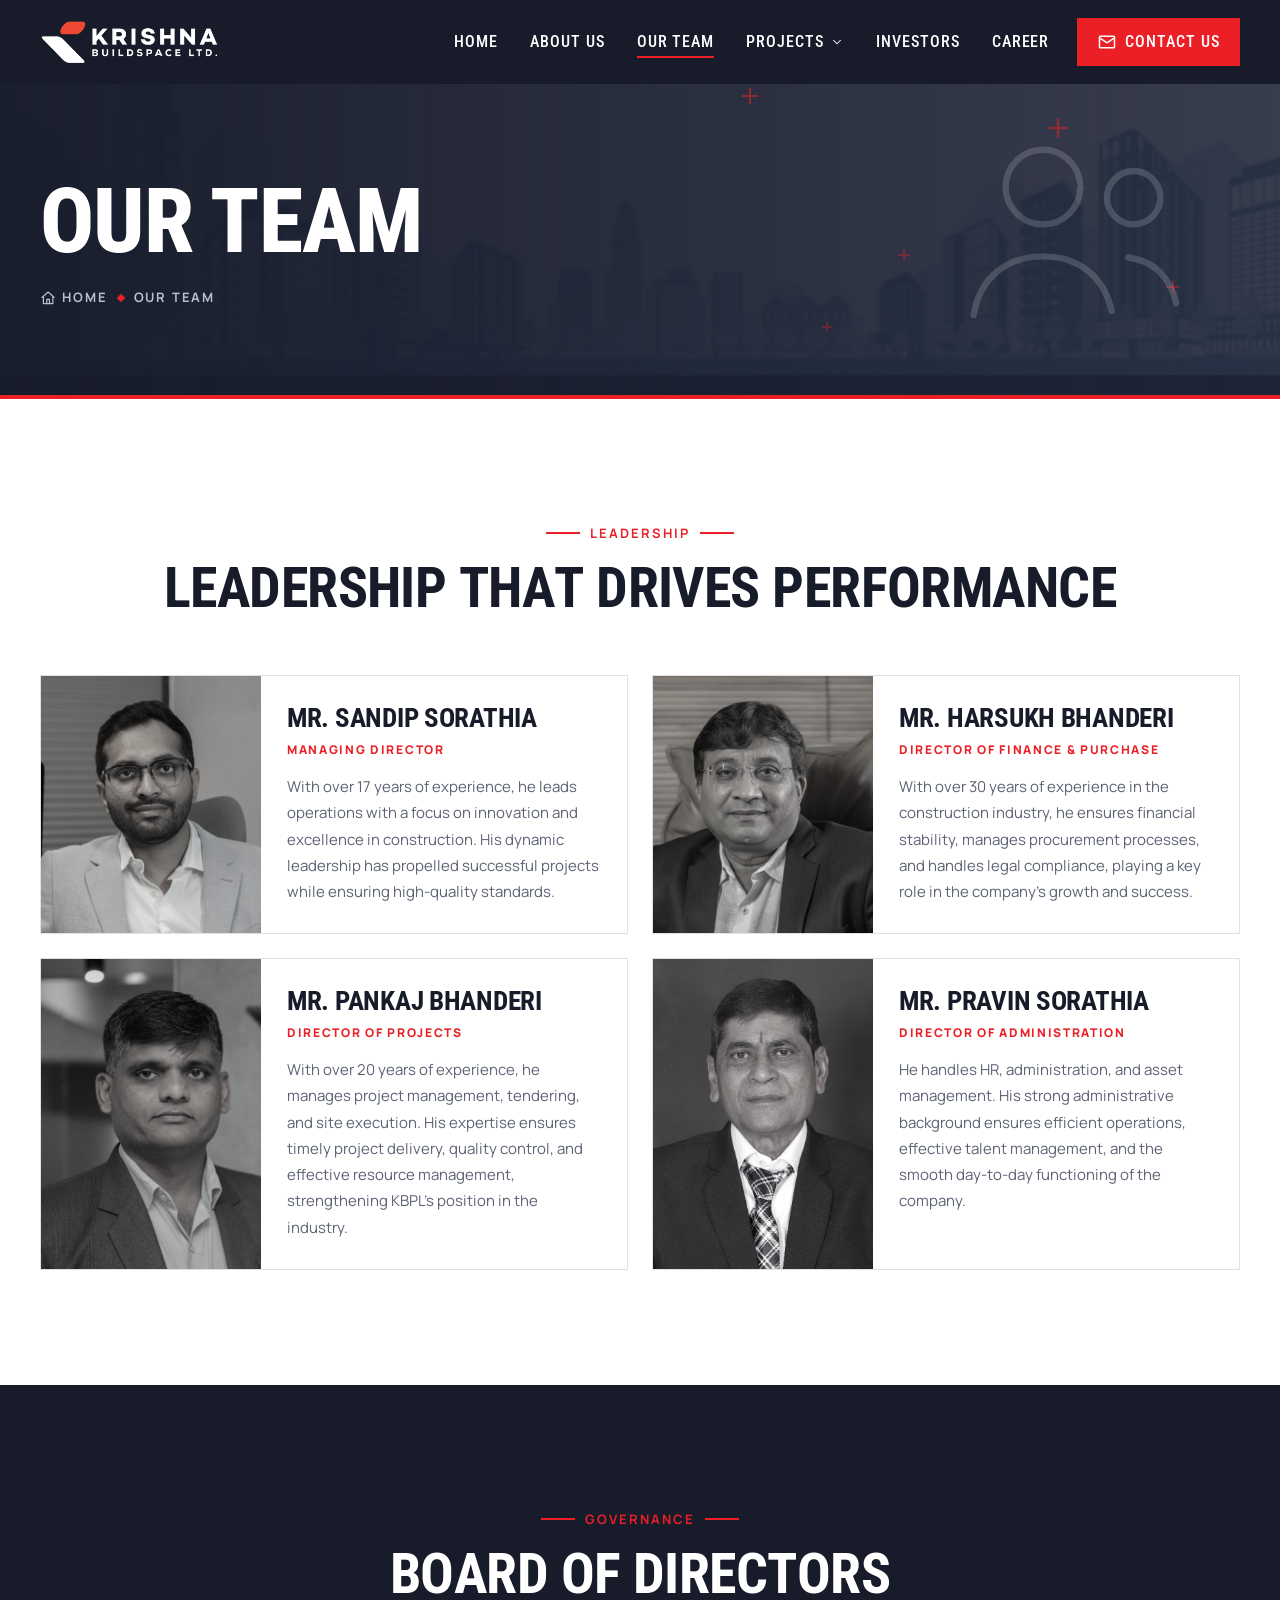
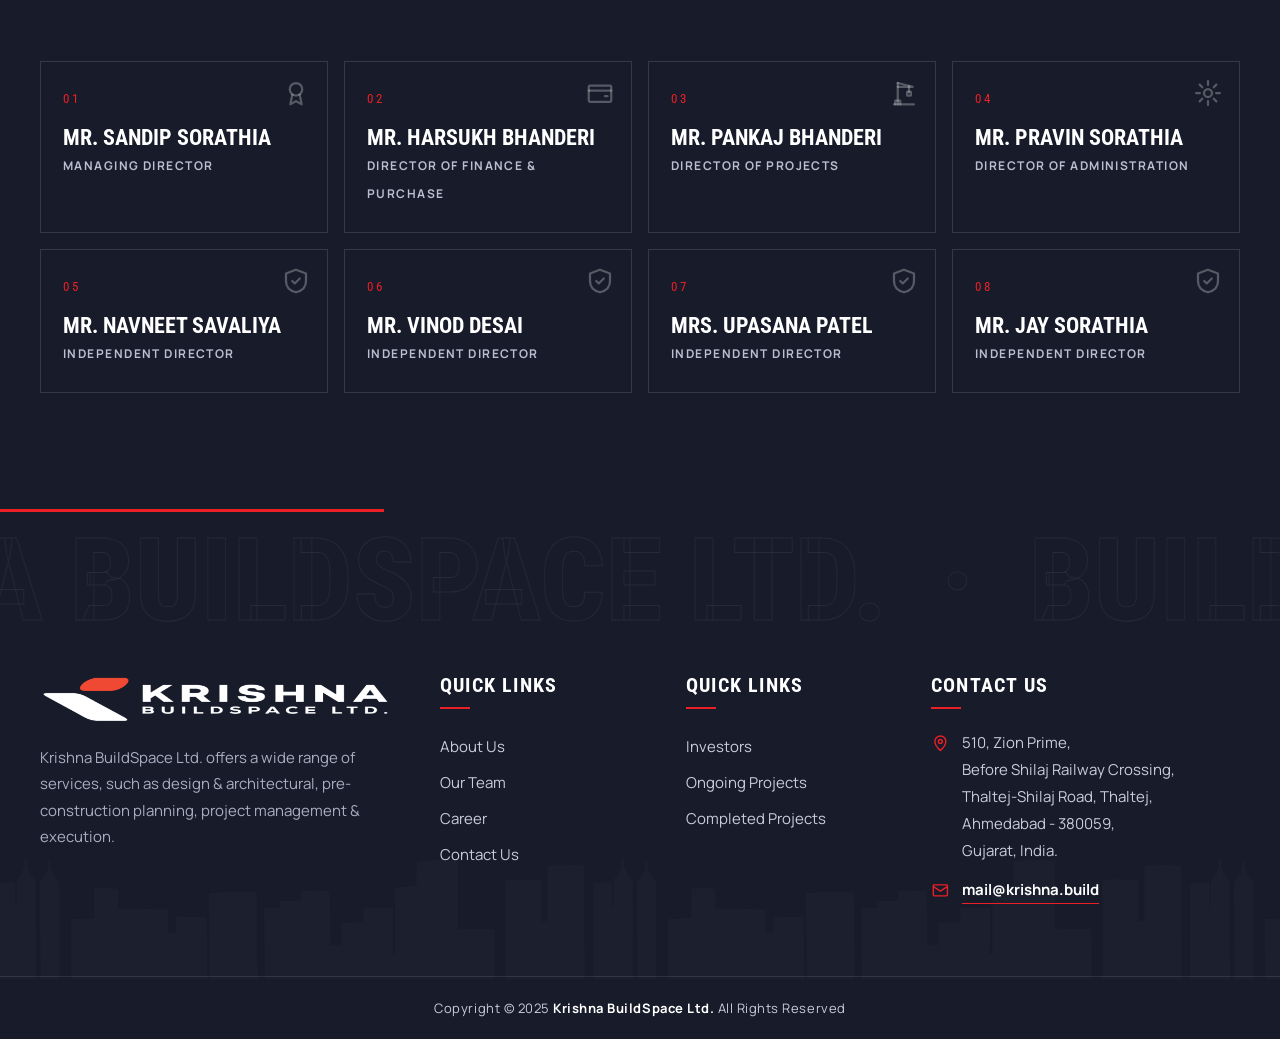
<file: our-team.html>
<!doctype html>
<html lang="en">
<head>
<meta charset="utf-8">
<meta name="viewport" content="width=device-width, initial-scale=1">
<title>Our Team | Krishna BuildSpace Ltd.</title>
<meta name="author" content="Krishna BuildSpace Ltd. | Engineering &amp; Construction Management Company">
<meta name="keywords" content="Krishna BuildSpace Ltd. , Engineering &amp; Construction Management Company">
<meta name="description" content="Krishna BuildSpace Ltd. | Engineering &amp; Construction Management Company">
<meta name="robots" content="INDEX,FOLLOW">
<meta property="og:locale" content="en_US">
<meta property="og:type" content="website">
<meta property="og:title" content="Our Team | Krishna BuildSpace Ltd.">
<meta property="og:description" content="Krishna BuildSpace Ltd. | Engineering &amp; Construction Management Company">
<meta property="og:site_name" content="Krishna BuildSpace Ltd.">
<meta name="theme-color" content="#171b2a">
<link rel="icon" type="image/png" href="assets/images/favicon.png">
<link rel="apple-touch-icon" href="assets/images/favicon.png">
<link rel="preconnect" href="https://fonts.googleapis.com">
<link rel="preconnect" href="https://fonts.gstatic.com" crossorigin>
<link rel="stylesheet" href="assets/css/site.css">
<link rel="stylesheet" href="assets/css/motion.css">
<link rel="stylesheet" href="assets/css/scene.css">
<noscript><style>[data-reveal]{opacity:1!important;transform:none!important;clip-path:none!important}.preloader{display:none}.hero h1 .w>span,.page-title h1 span,.title .ch{transform:none!important;opacity:1!important}.crumbs{opacity:1!important}.accordion-content{height:auto!important}.projects tbody tr{opacity:1!important;transform:none!important}main{opacity:1!important;transform:none!important}</style></noscript>
</head>
<body class="">

<svg class="sprite" aria-hidden="true" focusable="false"><symbol id="i-arrow" viewBox="0 0 24 24"><path pathLength="1" d="M5 12h14M13 6l6 6-6 6"/></symbol><symbol id="i-up" viewBox="0 0 24 24"><path pathLength="1" d="M12 19V5M6 11l6-6 6 6"/></symbol><symbol id="i-caret" viewBox="0 0 24 24"><path pathLength="1" d="M6 9l6 6 6-6"/></symbol><symbol id="i-chevron" viewBox="0 0 24 24"><path pathLength="1" d="M9 6l6 6-6 6"/></symbol><symbol id="i-search" viewBox="0 0 24 24"><circle pathLength="1" cx="11" cy="11" r="7"/><path pathLength="1" d="M20 20l-3.5-3.5"/></symbol><symbol id="i-home" viewBox="0 0 24 24"><path pathLength="1" d="M3 11l9-8 9 8"/><path pathLength="1" d="M5 10v10h14V10"/><path pathLength="1" d="M10 20v-6h4v6"/></symbol><symbol id="i-info" viewBox="0 0 24 24"><circle pathLength="1" cx="12" cy="12" r="9"/><path pathLength="1" d="M12 11v6"/><path pathLength="1" d="M12 7.5v.01"/></symbol><symbol id="i-users" viewBox="0 0 24 24"><circle pathLength="1" cx="9" cy="8" r="3.5"/><path pathLength="1" d="M2.5 20c.6-3.6 3.2-5.5 6.5-5.5s5.9 1.9 6.5 5.5"/><circle pathLength="1" cx="17.5" cy="9" r="2.5"/><path pathLength="1" d="M17 14.6c2.4.3 4 1.9 4.500 4.400"/></symbol><symbol id="i-user" viewBox="0 0 24 24"><circle pathLength="1" cx="12" cy="8" r="3.5"/><path pathLength="1" d="M5 20c.8-4 3.600-6 7-6s6.200 2 7 6"/></symbol><symbol id="i-crane" viewBox="0 0 24 24"><path pathLength="1" d="M4 21h16"/><path pathLength="1" d="M7 21V4"/><path pathLength="1" d="M7 4l12 3H7"/><path pathLength="1" d="M16 6.500V11"/><path pathLength="1" d="M14.500 11h3v3h-3z"/><path pathLength="1" d="M5 21v-3h4v3"/></symbol><symbol id="i-city" viewBox="0 0 24 24"><path pathLength="1" d="M3 21h18"/><path pathLength="1" d="M5 21V7l6-4v18"/><path pathLength="1" d="M11 9h8v12"/><path pathLength="1" d="M8 9v.01M8 13v.01M8 17v.01M15 13v.01M15 17v.01"/></symbol><symbol id="i-progress" viewBox="0 0 24 24"><circle pathLength="1" cx="12" cy="12" r="9"/><path pathLength="1" d="M12 7v5l3 2"/></symbol><symbol id="i-check" viewBox="0 0 24 24"><circle pathLength="1" cx="12" cy="12" r="9"/><path pathLength="1" d="M8 12.500l2.800 2.800L16 9.500"/></symbol><symbol id="i-chart" viewBox="0 0 24 24"><path pathLength="1" d="M4 20V4"/><path pathLength="1" d="M4 20h16"/><path pathLength="1" d="M8 16v-4"/><path pathLength="1" d="M12 16V8"/><path pathLength="1" d="M16 16v-6"/></symbol><symbol id="i-briefcase" viewBox="0 0 24 24"><rect pathLength="1" x="3" y="7" width="18" height="13" rx="1"/><path pathLength="1" d="M9 7V4h6v3"/><path pathLength="1" d="M3 13h18"/></symbol><symbol id="i-mail" viewBox="0 0 24 24"><rect pathLength="1" x="3" y="5" width="18" height="14" rx="1"/><path pathLength="1" d="M3 7l9 6 9-6"/></symbol><symbol id="i-phone" viewBox="0 0 24 24"><path pathLength="1" d="M5 4h4l2 5-2.500 1.500a11 11 0 005 5L15 13l5 2v4a1 1 0 01-1 1C10.700 20 4 13.300 4 5a1 1 0 011-1z"/></symbol><symbol id="i-pin" viewBox="0 0 24 24"><path pathLength="1" d="M12 21s-7-6.200-7-11.500a7 7 0 0114 0C19 14.800 12 21 12 21z"/><circle pathLength="1" cx="12" cy="9.500" r="2.500"/></symbol><symbol id="i-doc" viewBox="0 0 24 24"><path pathLength="1" d="M6 3h8l4 4v14H6z"/><path pathLength="1" d="M14 3v4h4"/><path pathLength="1" d="M9 13h6"/><path pathLength="1" d="M9 17h6"/></symbol><symbol id="i-folder" viewBox="0 0 24 24"><path pathLength="1" d="M3 6h6l2 2h10v11H3z"/></symbol><symbol id="i-eye" viewBox="0 0 24 24"><path pathLength="1" d="M2 12s3.600-6.500 10-6.500S22 12 22 12s-3.600 6.500-10 6.500S2 12 2 12z"/><circle pathLength="1" cx="12" cy="12" r="2.800"/></symbol><symbol id="i-play" viewBox="0 0 24 24"><circle pathLength="1" cx="12" cy="12" r="9"/><path pathLength="1" d="M10 8.500l5.500 3.500-5.500 3.500z"/></symbol><symbol id="i-compass" viewBox="0 0 24 24"><circle pathLength="1" cx="12" cy="12" r="9"/><path pathLength="1" d="M15.500 8.500l-2 5-5 2 2-5z"/></symbol><symbol id="i-clipboard" viewBox="0 0 24 24"><path pathLength="1" d="M9 4h6v3H9z"/><path pathLength="1" d="M7 5.500H5V21h14V5.500h-2"/><path pathLength="1" d="M8.500 12l1.500 1.500 3-3"/><path pathLength="1" d="M8.500 17h7"/></symbol><symbol id="i-gantt" viewBox="0 0 24 24"><path pathLength="1" d="M4 4v16h16"/><path pathLength="1" d="M8 8h7"/><path pathLength="1" d="M10 12h8"/><path pathLength="1" d="M8 16h5"/></symbol><symbol id="i-hardhat" viewBox="0 0 24 24"><path pathLength="1" d="M3 18h18"/><path pathLength="1" d="M5 18v-3a7 7 0 0114 0v3"/><path pathLength="1" d="M10 8.500V5h4v3.500"/></symbol><symbol id="i-rupee" viewBox="0 0 24 24"><path pathLength="1" d="M7 5h10"/><path pathLength="1" d="M7 9h10"/><path pathLength="1" d="M7 5c6 0 6 8 0 8l7 7"/></symbol><symbol id="i-calendar" viewBox="0 0 24 24"><rect pathLength="1" x="4" y="5" width="16" height="15" rx="1"/><path pathLength="1" d="M4 10h16"/><path pathLength="1" d="M8 3v4"/><path pathLength="1" d="M16 3v4"/></symbol><symbol id="i-layers" viewBox="0 0 24 24"><path pathLength="1" d="M12 3l9 5-9 5-9-5z"/><path pathLength="1" d="M3 13l9 5 9-5"/></symbol><symbol id="i-hash" viewBox="0 0 24 24"><path pathLength="1" d="M5 9h14"/><path pathLength="1" d="M5 15h14"/><path pathLength="1" d="M10 4L8 20"/><path pathLength="1" d="M16 4l-2 16"/></symbol><symbol id="i-landmark" viewBox="0 0 24 24"><path pathLength="1" d="M3 9l9-5 9 5"/><path pathLength="1" d="M5 9v9"/><path pathLength="1" d="M10 9v9"/><path pathLength="1" d="M14 9v9"/><path pathLength="1" d="M19 9v9"/><path pathLength="1" d="M3 20h18"/></symbol><symbol id="i-shield" viewBox="0 0 24 24"><path pathLength="1" d="M12 3l8 3v6c0 5-3.500 8-8 9-4.500-1-8-4-8-9V6z"/><path pathLength="1" d="M9 12l2 2 4-4"/></symbol><symbol id="i-target" viewBox="0 0 24 24"><circle pathLength="1" cx="12" cy="12" r="8"/><circle pathLength="1" cx="12" cy="12" r="3"/><path pathLength="1" d="M12 2v3M12 19v3M2 12h3M19 12h3"/></symbol><symbol id="i-siren" viewBox="0 0 24 24"><path pathLength="1" d="M7 18v-5a5 5 0 0110 0v5"/><path pathLength="1" d="M5 21h14"/><path pathLength="1" d="M12 3v2"/><path pathLength="1" d="M4.500 6.500L6 8"/><path pathLength="1" d="M19.500 6.500L18 8"/></symbol><symbol id="i-refresh" viewBox="0 0 24 24"><path pathLength="1" d="M4 12a8 8 0 0114-5l2 2"/><path pathLength="1" d="M20 4v5h-5"/><path pathLength="1" d="M20 12a8 8 0 01-14 5l-2-2"/><path pathLength="1" d="M4 20v-5h5"/></symbol><symbol id="i-copy" viewBox="0 0 24 24"><rect pathLength="1" x="8" y="8" width="12" height="12" rx="1"/><path pathLength="1" d="M16 8V4H4v12h4"/></symbol><symbol id="i-send" viewBox="0 0 24 24"><path pathLength="1" d="M21 3L10 14"/><path pathLength="1" d="M21 3l-7 18-4-7-7-4z"/></symbol><symbol id="i-gear" viewBox="0 0 24 24"><circle pathLength="1" cx="12" cy="12" r="3.200"/><path pathLength="1" d="M12 2.500v3M12 18.500v3M2.500 12h3M18.500 12h3M5.300 5.300l2.100 2.100M16.600 16.600l2.100 2.100M5.300 18.700l2.100-2.100M16.600 7.400l2.100-2.100"/></symbol><symbol id="i-wallet" viewBox="0 0 24 24"><rect pathLength="1" x="3" y="6" width="18" height="13" rx="1"/><path pathLength="1" d="M3 10h18"/><path pathLength="1" d="M16 14.500h2"/></symbol><symbol id="i-award" viewBox="0 0 24 24"><circle pathLength="1" cx="12" cy="9" r="5"/><path pathLength="1" d="M9 13.500L7.500 21l4.500-2.500 4.500 2.500L15 13.500"/></symbol><symbol id="i-map" viewBox="0 0 24 24"><path pathLength="1" d="M3 6l6-2 6 2 6-2v14l-6 2-6-2-6 2z"/><path pathLength="1" d="M9 4v14"/><path pathLength="1" d="M15 6v14"/></symbol></svg>
<div class="preloader" aria-hidden="true">
  <i class="preloader__panel"></i><i class="preloader__panel"></i>
  <div class="preloader__in">
    <div class="preloader__build"><i></i><i></i><i></i><i></i><i></i></div>
    <img src="assets/images/logo-white.png" alt="">
    <div class="preloader__bar"><i></i></div>
    <div class="preloader__pct"><b>0</b>%</div>
  </div>
</div>
<div class="page-veil" aria-hidden="true"><img src="assets/images/logo-white.png" alt=""></div>
<div class="scroll-bar" aria-hidden="true"></div>
<header class="header">
  <div class="wrap header__in">
    <a class="logo" href="index.html" aria-label="Krishna BuildSpace Ltd. — Home"><img src="assets/images/logo-white.png" alt="Krishna BuildSpace Ltd." width="351" height="90"></a>
    <nav aria-label="Main"><ul class="nav"><li class=""><a href="index.html"><span class="roll" data-t="Home"><span>Home</span></span></a></li><li class=""><a href="about-us.html"><span class="roll" data-t="About Us"><span>About Us</span></span></a></li><li class="is-active"><a href="our-team.html" aria-current="page"><span class="roll" data-t="Our Team"><span>Our Team</span></span></a></li><li class="has-sub"><button type="button" aria-haspopup="true"><span class="roll" data-t="Projects"><span>Projects</span></span> <svg class="ico caret" aria-hidden="true"><use href="#i-caret"/></svg></button><ul class="sub"><li style="--i:0"><a href="ongoing-projects.html"><svg class="ico" aria-hidden="true"><use href="#i-progress"/></svg>Ongoing Projects</a></li><li style="--i:1"><a href="completed-projects.html"><svg class="ico" aria-hidden="true"><use href="#i-check"/></svg>Completed Projects</a></li></ul></li><li class=""><a href="investors.html"><span class="roll" data-t="Investors"><span>Investors</span></span></a></li><li class=""><a href="career.html"><span class="roll" data-t="Career"><span>Career</span></span></a></li><li class="nav-cta"><a href="contact-us.html"><svg class="ico" aria-hidden="true"><use href="#i-mail"/></svg>Contact us</a></li></ul></nav>
    <button class="burger" type="button" aria-label="Menu" aria-expanded="false"><i></i><i></i><i></i></button>
  </div>
</header>
<nav class="mobile-menu" aria-label="Mobile"><ul><li><a href="index.html"><svg class="ico" aria-hidden="true"><use href="#i-home"/></svg>Home</a></li><li><a href="about-us.html"><svg class="ico" aria-hidden="true"><use href="#i-info"/></svg>About Us</a></li><li><a href="our-team.html" aria-current="page"><svg class="ico" aria-hidden="true"><use href="#i-users"/></svg>Our Team</a></li><li><a href="ongoing-projects.html"><svg class="ico" aria-hidden="true"><use href="#i-progress"/></svg>Ongoing Projects</a></li><li><a href="completed-projects.html"><svg class="ico" aria-hidden="true"><use href="#i-check"/></svg>Completed Projects</a></li><li><a href="investors.html"><svg class="ico" aria-hidden="true"><use href="#i-chart"/></svg>Investors</a></li><li><a href="career.html"><svg class="ico" aria-hidden="true"><use href="#i-briefcase"/></svg>Career</a></li><li><a href="contact-us.html"><svg class="ico" aria-hidden="true"><use href="#i-mail"/></svg>Contact us</a></li></ul></nav>

<main>

<section class="page-title">
  <div class="page-title__bg" data-speed="0.25" aria-hidden="true"></div>
  <div class="page-title__marks" aria-hidden="true"><i style="--x:58%;--y:22%;--t:7s;--s:1"></i><i style="--x:70%;--y:62%;--t:9s;--s:0.7"></i><i style="--x:82%;--y:30%;--t:6s;--s:1.2"></i><i style="--x:91%;--y:70%;--t:8s;--s:0.8"></i><i style="--x:64%;--y:80%;--t:10s;--s:0.6"></i><i style="--x:77%;--y:12%;--t:11s;--s:0.9"></i></div>
  <div class="page-title__ico" aria-hidden="true"><svg class="ico" aria-hidden="true"><use href="#i-users"/></svg></div>
  <div class="wrap">
    <h1><span>Our Team</span></h1>
    <div class="crumbs"><a href="index.html"><svg class="ico" aria-hidden="true"><use href="#i-home"/></svg>Home</a><i></i><span>Our Team</span></div>
  </div>
  <div class="page-title__line" aria-hidden="true"></div>
</section>
<section class="sec sec--white">
  <div class="wrap">
    <div class="sec-head centered" data-reveal="up"><span class="eyebrow">Leadership</span><h2 class="title" data-chars>Leadership That Drives Performance</h2></div>
    <div class="team" data-stagger="up"><article class="member"><div class="member__photo" data-curtain><img src="assets/images/team/1.jpg" alt="Mr. Sandip Sorathia" width="450" height="450" loading="lazy"><span class="member__badge"><svg class="ico" aria-hidden="true"><use href="#i-award"/></svg></span></div><div class="member__body"><h3>Mr. Sandip Sorathia</h3><span class="member__role">Managing Director</span><p>With over 17 years of experience, he leads operations with a focus on innovation and excellence in construction. His dynamic leadership has propelled successful projects while ensuring high-quality standards.</p></div></article><article class="member"><div class="member__photo" data-curtain><img src="assets/images/team/2.jpg" alt="Mr. Harsukh Bhanderi" width="450" height="450" loading="lazy"><span class="member__badge"><svg class="ico" aria-hidden="true"><use href="#i-wallet"/></svg></span></div><div class="member__body"><h3>Mr. Harsukh Bhanderi</h3><span class="member__role">Director of Finance &amp; Purchase</span><p>With over 30 years of experience in the construction industry, he ensures financial stability, manages procurement processes, and handles legal compliance, playing a key role in the company's growth and success.</p></div></article><article class="member"><div class="member__photo" data-curtain><img src="assets/images/team/3.jpg" alt="Mr. Pankaj Bhanderi" width="450" height="450" loading="lazy"><span class="member__badge"><svg class="ico" aria-hidden="true"><use href="#i-crane"/></svg></span></div><div class="member__body"><h3>Mr. Pankaj Bhanderi</h3><span class="member__role">Director of Projects</span><p>With over 20 years of experience, he manages project management, tendering, and site execution. His expertise ensures timely project delivery, quality control, and effective resource management, strengthening KBPL's position in the industry.</p></div></article><article class="member"><div class="member__photo" data-curtain><img src="assets/images/team/4.jpg" alt="Mr. Pravin Sorathia" width="450" height="450" loading="lazy"><span class="member__badge"><svg class="ico" aria-hidden="true"><use href="#i-gear"/></svg></span></div><div class="member__body"><h3>Mr. Pravin Sorathia</h3><span class="member__role">Director of Administration</span><p>He handles HR, administration, and asset management. His strong administrative background ensures efficient operations, effective talent management, and the smooth day-to-day functioning of the company.</p></div></article></div>
  </div>
</section>
<section class="sec sec--navy">
  <div class="wrap">
    <div class="sec-head centered" data-reveal="up"><span class="eyebrow">Governance</span><h2 class="title" data-chars>Board of Directors</h2></div>
    <div class="board" data-stagger="zoom"><div class="board__item"><svg class="ico board__ico" aria-hidden="true"><use href="#i-award"/></svg><i>01</i><b>Mr. Sandip Sorathia</b><span>Managing Director</span></div><div class="board__item"><svg class="ico board__ico" aria-hidden="true"><use href="#i-wallet"/></svg><i>02</i><b>Mr. Harsukh Bhanderi</b><span>Director of Finance &amp; Purchase</span></div><div class="board__item"><svg class="ico board__ico" aria-hidden="true"><use href="#i-crane"/></svg><i>03</i><b>Mr. Pankaj Bhanderi</b><span>Director of Projects</span></div><div class="board__item"><svg class="ico board__ico" aria-hidden="true"><use href="#i-gear"/></svg><i>04</i><b>Mr. Pravin Sorathia</b><span>Director of Administration</span></div><div class="board__item"><svg class="ico board__ico" aria-hidden="true"><use href="#i-shield"/></svg><i>05</i><b>Mr. Navneet Savaliya</b><span>Independent Director</span></div><div class="board__item"><svg class="ico board__ico" aria-hidden="true"><use href="#i-shield"/></svg><i>06</i><b>Mr. Vinod Desai</b><span>Independent Director</span></div><div class="board__item"><svg class="ico board__ico" aria-hidden="true"><use href="#i-shield"/></svg><i>07</i><b>Mrs. Upasana Patel</b><span>Independent Director</span></div><div class="board__item"><svg class="ico board__ico" aria-hidden="true"><use href="#i-shield"/></svg><i>08</i><b>Mr. Jay Sorathia</b><span>Independent Director</span></div></div>
  </div>
</section>

</main>

<footer class="footer">
  <div class="footer__word" aria-hidden="true"><span data-scrollx="-0.35">Krishna BuildSpace Ltd. &nbsp;·&nbsp; Building Beyond Boundaries. &nbsp;·&nbsp; Krishna BuildSpace Ltd.</span></div>
  <div class="footer__sky" aria-hidden="true"></div>
  <div class="wrap footer__in" data-stagger="up">
    <div>
      <img src="assets/images/logo-white.png" alt="Krishna BuildSpace Ltd." width="351" height="90">
      <p>Krishna BuildSpace Ltd. offers a wide range of services, such as design &amp; architectural, pre-construction planning, project management &amp; execution.</p>
    </div>
    <div>
      <h4>Quick Links</h4>
      <ul><li><a href="about-us.html"><svg class="ico" aria-hidden="true"><use href="#i-chevron"/></svg>About Us</a></li><li><a href="our-team.html"><svg class="ico" aria-hidden="true"><use href="#i-chevron"/></svg>Our Team</a></li><li><a href="career.html"><svg class="ico" aria-hidden="true"><use href="#i-chevron"/></svg>Career</a></li><li><a href="contact-us.html"><svg class="ico" aria-hidden="true"><use href="#i-chevron"/></svg>Contact Us</a></li></ul>
    </div>
    <div>
      <h4>Quick Links</h4>
      <ul><li><a href="investors.html"><svg class="ico" aria-hidden="true"><use href="#i-chevron"/></svg>Investors</a></li><li><a href="ongoing-projects.html"><svg class="ico" aria-hidden="true"><use href="#i-chevron"/></svg>Ongoing Projects</a></li><li><a href="completed-projects.html"><svg class="ico" aria-hidden="true"><use href="#i-chevron"/></svg>Completed Projects</a></li></ul>
    </div>
    <div>
      <h4>Contact Us</h4>
      <address>
        <span class="footer__row"><svg class="ico" aria-hidden="true"><use href="#i-pin"/></svg><span>510, Zion Prime,<br>Before Shilaj Railway Crossing,<br>Thaltej-Shilaj Road, Thaltej,<br>Ahmedabad - 380059,<br>Gujarat, India.</span></span>
        <span class="footer__row"><svg class="ico" aria-hidden="true"><use href="#i-mail"/></svg><a href="mailto:mail@krishna.build">mail@krishna.build</a></span>
      </address>
    </div>
  </div>
  <div class="footer__bar"><div class="wrap">Copyright &copy; 2025 <b>Krishna BuildSpace Ltd.</b> All Rights Reserved</div></div>
</footer>
<button class="to-top" type="button" aria-label="Back to top">
  <svg class="ring" viewBox="0 0 50 50" aria-hidden="true"><circle cx="25" cy="25" r="23"/></svg>
  <svg class="ico ar" aria-hidden="true"><use href="#i-up"/></svg>
</button>
<div class="toast" role="status" aria-live="polite"></div>
<script src="assets/js/site.js"></script>
<script src="assets/js/motion.js"></script>

</body>
</html>
</file>
<file: assets/css/site.css>
/* Krishna BuildSpace Ltd. — enhanced & animated site styles */
@import url("https://fonts.googleapis.com/css2?family=Manrope:wght@300..800&family=Roboto+Condensed:wght@400..800&display=swap");

:root {
  --red: #eb2027;
  --red-dark: #c8151b;
  --navy: #171b2a;
  --navy-2: #242b42;
  --paper: #f6f5f2;
  --white: #ffffff;
  --ink: #171b2a;
  --muted: #5d6375;
  --line: #e3e1db;
  --font-main: "Manrope", system-ui, sans-serif;
  --font-heading: "Roboto Condensed", "Arial Narrow", sans-serif;
  --ease: cubic-bezier(.2, .7, .1, 1);
  --wrap: 1200px;
  --header-h: 84px;
}

*, *::before, *::after { box-sizing: border-box; }
html { scroll-behavior: smooth; -webkit-text-size-adjust: 100%; }
body {
  margin: 0;
  font-family: var(--font-main);
  font-size: 16px;
  line-height: 1.75;
  color: var(--ink);
  background: var(--paper);
  overflow-x: hidden;
  -webkit-font-smoothing: antialiased;
}
img { max-width: 100%; height: auto; display: block; }
a { color: inherit; text-decoration: none; }
p { margin: 0 0 1.1em; color: var(--muted); }
h1, h2, h3, h4, h5 { font-family: var(--font-heading); line-height: 1.08; margin: 0; color: var(--ink); letter-spacing: -.01em; }
button { font: inherit; cursor: pointer; }
::selection { background: var(--red); color: #fff; }
:focus-visible { outline: 2px solid var(--red); outline-offset: 3px; }

.wrap { width: min(var(--wrap), 100% - 40px); margin-inline: auto; }
.sec { padding: clamp(64px, 9vw, 120px) 0; position: relative; }
.sec--white { background: var(--white); }
.sec--navy { background: var(--navy); color: #fff; }
.sec--navy h2, .sec--navy h3, .sec--navy h4 { color: #fff; }
.sec--navy p { color: #b9bed0; }
.sec--dots::before {
  content: ""; position: absolute; inset: 0; pointer-events: none;
  background-image: radial-gradient(rgba(23, 27, 42, .13) 1px, transparent 1.4px);
  background-size: 22px 22px;
  mask-image: linear-gradient(180deg, transparent, #000 25%, #000 75%, transparent);
  -webkit-mask-image: linear-gradient(180deg, transparent, #000 25%, #000 75%, transparent);
}
.sec > .wrap { position: relative; }

/* ---------- Titles ---------- */
.eyebrow {
  display: inline-flex; align-items: center; gap: 10px;
  font-size: 13px; font-weight: 700; letter-spacing: .16em; text-transform: uppercase; color: var(--red);
  margin-bottom: 14px;
}
.eyebrow::before { content: ""; width: 34px; height: 2px; background: var(--red); transform-origin: left; }
.is-in .eyebrow::before, .eyebrow.is-in::before { animation: grow-x .9s var(--ease) both; }
.title { font-size: clamp(34px, 4.6vw, 56px); font-weight: 700; text-transform: uppercase; }
.title em { font-style: normal; color: var(--red); }
.subtitle { max-width: 620px; font-size: 17px; margin-top: 14px; }
.sec-head { margin-bottom: clamp(32px, 5vw, 56px); }
.sec-head.centered { text-align: center; }
.sec-head.centered .subtitle { margin-inline: auto; }
.sec-head.centered .eyebrow::after { content: ""; width: 34px; height: 2px; background: var(--red); }

/* ---------- Buttons ---------- */
.btn, .theme-btn {
  --bg: var(--red); --fg: #fff;
  position: relative; display: inline-flex; align-items: center; gap: 10px;
  padding: 14px 26px; border: 0; border-radius: 2px;
  background: var(--bg); color: var(--fg);
  font-family: var(--font-heading); font-size: 15px; font-weight: 600; letter-spacing: .1em; text-transform: uppercase;
  overflow: hidden; isolation: isolate;
  transition: transform .35s var(--ease), box-shadow .35s var(--ease);
  will-change: transform;
}
.btn::before, .theme-btn::before {
  content: ""; position: absolute; inset: 0; z-index: -1; background: var(--navy);
  transform: translateY(101%); transition: transform .45s var(--ease);
}
.btn:hover::before, .theme-btn:hover::before { transform: translateY(0); }
.btn:hover, .theme-btn:hover { box-shadow: 0 14px 30px -14px rgba(23, 27, 42, .6); }
.btn .arr { width: 18px; height: 18px; transition: transform .35s var(--ease); }
.btn:hover .arr { transform: translateX(5px); }
.btn--ghost { --bg: transparent; --fg: var(--navy); box-shadow: inset 0 0 0 1.5px var(--navy); }
.btn--ghost:hover { color: #fff; }
.btn--light::before { background: #fff; }
.btn--light:hover { color: var(--navy); }
.btn[disabled] { opacity: .6; pointer-events: none; }

/* ---------- Preloader ---------- */
.preloader {
  position: fixed; inset: 0; z-index: 200; background: var(--navy);
  display: grid; place-items: center; transition: transform .8s var(--ease) .1s, visibility 0s 1s;
}
.preloader__in { text-align: center; }
.preloader img { width: 220px; margin: 0 auto 22px; animation: fade-up .7s var(--ease) both; }
.preloader__bar { width: 220px; height: 2px; background: rgba(255, 255, 255, .15); overflow: hidden; }
.preloader__bar i { display: block; height: 100%; background: var(--red); transform-origin: left; animation: load 1s var(--ease) both; }
.is-loaded .preloader { transform: translateY(-100%); visibility: hidden; }
@keyframes load { from { transform: scaleX(0); } to { transform: scaleX(1); } }

/* page leave */
.page-veil { position: fixed; inset: 0; z-index: 190; background: var(--navy); transform: translateY(100%); pointer-events: none; visibility: hidden; }
.is-leaving .page-veil { visibility: visible; transform: translateY(0); transition: transform .45s var(--ease); }

/* ---------- Header ---------- */
.scroll-bar { position: fixed; top: 0; left: 0; right: 0; height: 3px; z-index: 120; background: var(--red); transform: scaleX(0); transform-origin: left; }
.header {
  position: fixed; top: 0; left: 0; right: 0; z-index: 100; height: var(--header-h);
  background: var(--navy); color: #fff;
  transition: height .4s var(--ease), box-shadow .4s, background .4s;
}
.header.is-stuck { height: 66px; background: rgba(23, 27, 42, .92); backdrop-filter: blur(12px); -webkit-backdrop-filter: blur(12px); box-shadow: 0 12px 40px -18px rgba(0, 0, 0, .6); }
.header__in { height: 100%; display: flex; align-items: center; justify-content: space-between; gap: 24px; }
.logo img { height: 46px; width: auto; transition: height .4s var(--ease); }
.header.is-stuck .logo img { height: 38px; }
.nav { display: flex; align-items: center; gap: 4px; list-style: none; margin: 0; padding: 0; }
.nav > li { position: relative; }
.nav a, .nav button {
  display: flex; align-items: center; gap: 6px; padding: 10px 14px; background: none; border: 0; color: #fff;
  font-family: var(--font-heading); font-size: 16px; font-weight: 500; letter-spacing: .06em; text-transform: uppercase;
  position: relative;
}
.nav > li > a::after, .nav > li > button::after {
  content: ""; position: absolute; left: 14px; right: 14px; bottom: 4px; height: 2px; background: var(--red);
  transform: scaleX(0); transform-origin: right; transition: transform .4s var(--ease);
}
.nav > li > a:hover::after, .nav > li > button:hover::after, .nav > li.is-active > a::after, .nav > li.is-active > button::after, .nav > li:focus-within > button::after { transform: scaleX(1); transform-origin: left; }
.nav .caret { width: 10px; height: 10px; transition: transform .3s; }
.nav li:hover .caret { transform: rotate(180deg); }
.nav .sub {
  position: absolute; top: 100%; left: 0; min-width: 230px; list-style: none; margin: 0; padding: 8px;
  background: #fff; border-top: 3px solid var(--red); box-shadow: 0 24px 50px -20px rgba(0, 0, 0, .35);
  opacity: 0; visibility: hidden; transform: translateY(12px); transition: all .35s var(--ease);
}
.nav li:hover > .sub, .nav li:focus-within > .sub { opacity: 1; visibility: visible; transform: none; }
.nav .sub a { color: var(--navy); padding: 10px 14px; transition: background .25s, color .25s, padding .25s; }
.nav .sub a:hover { background: var(--paper); color: var(--red); padding-left: 20px; }
.nav .nav-cta > a { background: var(--red); margin-left: 10px; padding: 10px 20px; transition: background .3s; }
.nav .nav-cta > a::after { display: none; }
.nav .nav-cta > a:hover { background: #fff; color: var(--navy); }
.burger { display: none; width: 44px; height: 44px; background: none; border: 0; position: relative; }
.burger i { position: absolute; left: 10px; right: 10px; height: 2px; background: #fff; transition: transform .35s var(--ease), opacity .2s, top .35s var(--ease); }
.burger i:nth-child(1) { top: 14px; } .burger i:nth-child(2) { top: 21px; } .burger i:nth-child(3) { top: 28px; }
.menu-open .burger i:nth-child(1) { top: 21px; transform: rotate(45deg); }
.menu-open .burger i:nth-child(2) { opacity: 0; }
.menu-open .burger i:nth-child(3) { top: 21px; transform: rotate(-45deg); }

.mobile-menu {
  position: fixed; inset: 0; z-index: 95; background: var(--navy); color: #fff; padding: calc(var(--header-h) + 24px) 28px 32px;
  clip-path: circle(0 at calc(100% - 42px) 42px); transition: clip-path .7s var(--ease); overflow-y: auto; visibility: hidden;
}
.menu-open .mobile-menu { clip-path: circle(150% at calc(100% - 42px) 42px); visibility: visible; }
.mobile-menu ul { list-style: none; margin: 0; padding: 0; }
.mobile-menu li { border-bottom: 1px solid rgba(255, 255, 255, .1); opacity: 0; transform: translateY(18px); transition: opacity .5s var(--ease), transform .5s var(--ease); transition-delay: calc(.15s + var(--i, 0) * .05s); }
.menu-open .mobile-menu li { opacity: 1; transform: none; }
.mobile-menu a { display: block; padding: 14px 0; font-family: var(--font-heading); font-size: 26px; font-weight: 600; text-transform: uppercase; letter-spacing: .03em; }
.mobile-menu a.is-sub { font-size: 19px; padding-left: 18px; color: #b9bed0; }
.mobile-menu a[aria-current] { color: var(--red); }

/* ---------- Hero ---------- */
.hero {
  position: relative; padding: calc(var(--header-h) + clamp(40px, 6vw, 80px)) 0 0; min-height: min(100vh, 900px);
  background: var(--paper); overflow: hidden; display: flex; flex-direction: column;
}
.hero__grid {
  position: absolute; inset: -2px; pointer-events: none;
  background-image: linear-gradient(rgba(23, 27, 42, .06) 1px, transparent 1px), linear-gradient(90deg, rgba(23, 27, 42, .06) 1px, transparent 1px);
  background-size: 56px 56px;
  mask-image: radial-gradient(ellipse 80% 70% at 70% 40%, #000 20%, transparent 75%);
  -webkit-mask-image: radial-gradient(ellipse 80% 70% at 70% 40%, #000 20%, transparent 75%);
  animation: grid-drift 28s linear infinite;
}
@keyframes grid-drift { to { background-position: 56px 56px; } }
.hero__in { position: relative; display: grid; grid-template-columns: 1.05fr .95fr; align-items: center; gap: 32px; flex: 1; }
.hero__tag {
  display: inline-flex; align-items: center; gap: 12px; padding: 8px 16px 8px 8px; background: #fff; border: 1px solid var(--line); border-radius: 40px;
  font-size: 13px; font-weight: 700; letter-spacing: .08em; text-transform: uppercase; color: var(--navy); margin-bottom: 26px;
}
.hero__tag span { width: 30px; height: 30px; border-radius: 50%; background: var(--red); display: grid; place-items: center; flex: none; }
.hero__tag svg { width: 16px; height: 16px; }
.hero h1 { font-size: clamp(52px, 8.2vw, 112px); font-weight: 800; text-transform: uppercase; line-height: .95; letter-spacing: -.02em; }
.hero h1 .w { display: inline-block; overflow: hidden; vertical-align: top; padding-bottom: .06em; }
.hero h1 .w > span { display: inline-block; transform: translateY(110%); }
.is-loaded .hero h1 .w > span { animation: word-up 1s var(--ease) both; animation-delay: calc(.25s + var(--i) * .12s); }
.hero h1 .accent { color: var(--red); position: relative; }
@keyframes word-up { to { transform: none; } }
.hero__text { max-width: 520px; font-size: 18px; margin: 26px 0 34px; }
.hero__cta { display: flex; flex-wrap: wrap; gap: 14px; }
.hero__art { position: relative; align-self: end; }
.hero__art img { position: relative; width: 100%; max-width: 620px; margin-left: auto; filter: drop-shadow(0 30px 30px rgba(23, 27, 42, .12)); }
.hero__ring { position: absolute; width: 78%; aspect-ratio: 1; right: 4%; top: 6%; border-radius: 50%; border: 1.5px dashed rgba(235, 32, 39, .45); animation: spin 60s linear infinite; }
.hero__ring::before { content: ""; position: absolute; top: -7px; left: 50%; width: 14px; height: 14px; background: var(--red); border-radius: 50%; }
.hero__disc { position: absolute; width: 62%; aspect-ratio: 1; right: 12%; top: 14%; border-radius: 50%; background: radial-gradient(circle at 30% 30%, #fff, #ecebe6); }
.chip {
  position: absolute; display: flex; align-items: center; gap: 12px; padding: 12px 18px; background: #fff; border-radius: 4px;
  box-shadow: 0 20px 40px -20px rgba(23, 27, 42, .35); border-left: 3px solid var(--red); z-index: 2;
}
.chip b { font-family: var(--font-heading); font-size: 26px; line-height: 1; color: var(--navy); }
.chip small { font-size: 11px; font-weight: 700; letter-spacing: .1em; text-transform: uppercase; color: var(--muted); line-height: 1.3; }
.chip--a { left: -2%; top: 22%; animation: float 6s ease-in-out infinite; }
.chip--b { right: 0; bottom: 20%; animation: float 7s ease-in-out -2s infinite; }
.hero__sky { position: relative; height: clamp(70px, 11vw, 150px); margin-top: -40px; background: url(../images/bg-slider.png) repeat-x bottom / auto 100%; opacity: .5; animation: sky-pan 90s linear infinite; pointer-events: none; }
@keyframes sky-pan { to { background-position-x: -1846px; } }
.scroll-cue { position: absolute; left: 50%; bottom: 18px; width: 24px; height: 38px; margin-left: -12px; border: 1.5px solid var(--navy); border-radius: 14px; z-index: 3; opacity: .6; }
.scroll-cue::after { content: ""; position: absolute; left: 50%; top: 7px; width: 3px; height: 7px; margin-left: -1.5px; background: var(--red); border-radius: 2px; animation: cue 1.8s var(--ease) infinite; }
@keyframes cue { 0% { transform: translateY(0); opacity: 1; } 80%, 100% { transform: translateY(14px); opacity: 0; } }

/* ---------- Marquee ---------- */
.marquee { background: var(--navy); color: #fff; overflow: hidden; padding: 20px 0; border-block: 1px solid rgba(255, 255, 255, .08); }
.marquee__track { display: flex; width: max-content; animation: marquee 34s linear infinite; }
.marquee:hover .marquee__track { animation-play-state: paused; }
.marquee span { display: inline-flex; align-items: center; gap: 34px; padding-right: 34px; font-family: var(--font-heading); font-size: clamp(20px, 2.4vw, 30px); font-weight: 600; text-transform: uppercase; letter-spacing: .06em; white-space: nowrap; }
.marquee span::after { content: ""; width: 10px; height: 10px; background: var(--red); transform: rotate(45deg); }
.marquee span:nth-child(even) { color: transparent; -webkit-text-stroke: 1px rgba(255, 255, 255, .6); }
@keyframes marquee { to { transform: translateX(-50%); } }

/* ---------- About (home) ---------- */
.split { display: grid; grid-template-columns: 1fr 1.1fr; gap: clamp(32px, 6vw, 88px); align-items: center; }
.about-art { position: relative; aspect-ratio: 1 / 1.02; background: var(--navy); color: #fff; overflow: hidden; display: flex; flex-direction: column; justify-content: space-between; padding: clamp(24px, 3.4vw, 44px); }
.about-art::before { content: ""; position: absolute; inset: 0; background-image: linear-gradient(rgba(255, 255, 255, .05) 1px, transparent 1px), linear-gradient(90deg, rgba(255, 255, 255, .05) 1px, transparent 1px); background-size: 40px 40px; }
.about-art::after { content: ""; position: absolute; left: 0; right: 0; bottom: 0; height: 34%; background: url(../images/bg-slider.png) repeat-x bottom / auto 100%; opacity: .28; filter: brightness(3) grayscale(1); animation: sky-pan 120s linear infinite; }
.about-art > * { position: relative; z-index: 1; }
.about-art__est { font-family: var(--font-heading); font-size: 15px; letter-spacing: .3em; text-transform: uppercase; color: #b9bed0; }
.about-art__num { font-family: var(--font-heading); font-weight: 800; font-size: clamp(120px, 17vw, 230px); line-height: .8; letter-spacing: -.04em; }
.about-art__num sup { font-size: .42em; color: var(--red); vertical-align: top; position: relative; top: .1em; }
.about-art__lbl { font-family: var(--font-heading); font-size: clamp(22px, 2.6vw, 32px); font-weight: 600; text-transform: uppercase; margin-bottom: 26%; }
.about-art__ring { position: absolute; right: -70px; top: -70px; width: 240px; height: 240px; border: 1.5px dashed rgba(255, 255, 255, .28); border-radius: 50%; animation: spin 40s linear infinite; z-index: 0; }
.about-art__ring::before { content: ""; position: absolute; left: 22px; bottom: 30px; width: 14px; height: 14px; border-radius: 50%; background: var(--red); }
.about-corner { position: absolute; left: -14px; bottom: -14px; width: 120px; height: 120px; border-left: 4px solid var(--red); border-bottom: 4px solid var(--red); z-index: -1; }
.about-wrap { position: relative; }
.lead { font-size: 19px; color: var(--ink); font-weight: 500; }

/* ---------- Stats ---------- */
.stats { display: grid; grid-template-columns: repeat(4, 1fr); border: 1px solid var(--line); background: #fff; margin-top: clamp(40px, 6vw, 72px); }
.stats--3 { grid-template-columns: repeat(3, 1fr); }
.stat { position: relative; padding: 34px 28px; display: flex; align-items: center; gap: 18px; overflow: hidden; }
.stat + .stat { border-left: 1px solid var(--line); }
.stat::after { content: ""; position: absolute; left: 0; bottom: 0; height: 3px; width: 100%; background: var(--red); transform: scaleX(0); transform-origin: left; transition: transform .6s var(--ease); }
.stat:hover::after { transform: scaleX(1); }
.stat img { width: 54px; height: 54px; flex: none; transition: transform .6s var(--ease); }
.stat:hover img { transform: translateY(-4px) rotate(-6deg); }
.stat b { display: block; font-family: var(--font-heading); font-size: clamp(34px, 3.6vw, 46px); font-weight: 800; line-height: 1; color: var(--navy); }
.stat div > span { font-size: 13px; font-weight: 700; letter-spacing: .1em; text-transform: uppercase; color: var(--muted); }

/* ---------- Discipline cards ---------- */
.cards { display: grid; grid-template-columns: repeat(4, 1fr); gap: 20px; }
.card {
  position: relative; background: #fff; border: 1px solid var(--line); padding: 34px 26px 28px; overflow: hidden; isolation: isolate;
  transition: transform .5s var(--ease), box-shadow .5s var(--ease), border-color .5s; transform-style: preserve-3d;
}
.card::before { content: ""; position: absolute; inset: 0; z-index: -1; background: var(--navy); transform: translateY(101%); transition: transform .55s var(--ease); }
.card::after { content: ""; position: absolute; inset: 0; z-index: -1; opacity: 0; transition: opacity .4s; background: radial-gradient(260px circle at var(--mx, 50%) var(--my, 50%), rgba(235, 32, 39, .35), transparent 70%); }
.card:hover { box-shadow: 0 30px 50px -30px rgba(23, 27, 42, .6); border-color: var(--navy); }
.card:hover::before { transform: none; }
.card:hover::after { opacity: 1; }
.card__num { position: absolute; right: 18px; top: 12px; font-family: var(--font-heading); font-size: 44px; font-weight: 800; color: transparent; -webkit-text-stroke: 1px var(--line); transition: -webkit-text-stroke-color .4s; }
.card:hover .card__num { -webkit-text-stroke-color: rgba(255, 255, 255, .25); }
.card__icon { width: 68px; height: 68px; margin-bottom: 26px; transition: transform .6s var(--ease), filter .4s; }
.card:hover .card__icon { transform: translateY(-6px) scale(1.06); filter: brightness(0) invert(1); }
.card h3 { font-size: 24px; font-weight: 700; text-transform: uppercase; transition: color .4s; }
.card:hover h3 { color: #fff; }
.card__bar { display: block; width: 34px; height: 3px; background: var(--red); margin-top: 16px; transition: width .5s var(--ease); }
.card:hover .card__bar { width: 100%; }

/* ---------- Project panels (home) ---------- */
.panels { display: grid; grid-template-columns: 1fr 1fr; gap: 20px; }
.panel { position: relative; min-height: 300px; padding: clamp(28px, 4vw, 48px); background: var(--navy-2); color: #fff; overflow: hidden; display: flex; flex-direction: column; justify-content: flex-end; isolation: isolate; }
.panel::before { content: ""; position: absolute; inset: 0; z-index: -1; background: url(../images/bg-slider.png) repeat-x bottom / auto 62%; opacity: .16; filter: brightness(4) grayscale(1); transition: transform 1.2s var(--ease), opacity .6s; }
.panel::after { content: ""; position: absolute; inset: 0; z-index: -1; background: var(--red); transform: scaleY(0); transform-origin: bottom; transition: transform .6s var(--ease); mix-blend-mode: multiply; }
.panel:hover::before { transform: scale(1.08) translateX(-3%); opacity: .3; }
.panel:hover::after { transform: scaleY(1); }
.panel small { font-size: 12px; font-weight: 700; letter-spacing: .2em; text-transform: uppercase; color: #b9bed0; }
.panel h3 { font-size: clamp(34px, 4.4vw, 54px); font-weight: 800; text-transform: uppercase; color: #fff; margin: 8px 0 18px; }
.panel__go { display: inline-flex; align-items: center; gap: 12px; font-family: var(--font-heading); font-weight: 600; letter-spacing: .12em; text-transform: uppercase; }
.panel__go i { width: 46px; height: 46px; border: 1.5px solid #fff; border-radius: 50%; display: grid; place-items: center; transition: background .4s, transform .5s var(--ease); }
.panel__go svg { width: 18px; height: 18px; transition: transform .5s var(--ease); }
.panel:hover .panel__go i { background: #fff; color: var(--navy); transform: translateX(8px); }
.panel:hover .panel__go svg { transform: rotate(-45deg); }

/* ---------- CTA band ---------- */
.cta { background: var(--red); color: #fff; padding: clamp(48px, 7vw, 84px) 0; position: relative; overflow: hidden; }
.cta::before { content: ""; position: absolute; inset: 0; background-image: linear-gradient(rgba(255, 255, 255, .08) 1px, transparent 1px), linear-gradient(90deg, rgba(255, 255, 255, .08) 1px, transparent 1px); background-size: 48px 48px; animation: grid-drift 20s linear infinite; }
.cta__in { position: relative; display: flex; align-items: center; justify-content: space-between; gap: 28px; flex-wrap: wrap; }
.cta h2 { color: #fff; font-size: clamp(34px, 5vw, 64px); font-weight: 800; text-transform: uppercase; }
.cta p { color: rgba(255, 255, 255, .88); margin: 10px 0 0; font-size: 18px; }
.cta .btn { --bg: var(--navy); }

/* ---------- Page title ---------- */
.page-title { position: relative; padding: calc(var(--header-h) + clamp(48px, 7vw, 92px)) 0 clamp(48px, 7vw, 92px); background: var(--navy-2); color: #fff; overflow: hidden; }
.page-title__bg { position: absolute; inset: -10% 0; background: url(../images/bg-page-title.jpg) center bottom / cover; opacity: .22; will-change: transform; }
.page-title::after { content: ""; position: absolute; inset: 0; background: linear-gradient(90deg, rgba(23, 27, 42, .95), rgba(23, 27, 42, .45)); }
.page-title .wrap { position: relative; z-index: 1; }
.page-title h1 { color: #fff; font-size: clamp(46px, 7vw, 92px); font-weight: 800; text-transform: uppercase; overflow: hidden; }
.page-title h1 span { display: inline-block; transform: translateY(105%); }
.is-loaded .page-title h1 span { animation: word-up .9s var(--ease) .2s both; }
.crumbs { display: flex; gap: 10px; align-items: center; margin-top: 16px; font-size: 13px; font-weight: 700; letter-spacing: .14em; text-transform: uppercase; color: #b9bed0; opacity: 0; }
.is-loaded .crumbs { animation: fade-up .8s var(--ease) .5s both; }
.crumbs a:hover { color: #fff; }
.crumbs i { width: 6px; height: 6px; background: var(--red); transform: rotate(45deg); }
.page-title__line { position: absolute; left: 0; bottom: 0; height: 4px; width: 100%; background: var(--red); z-index: 2; transform: scaleX(0); transform-origin: left; }
.is-loaded .page-title__line { animation: grow-x 1.2s var(--ease) .3s both; }

/* ---------- About page ---------- */
.why { display: grid; grid-template-columns: .9fr 1.1fr; gap: clamp(28px, 5vw, 72px); align-items: center; }
.why__art { position: relative; padding: 8% 6%; }
.why__art::before { content: ""; position: absolute; inset: 0 12% 0 0; background: var(--paper); border: 1px solid var(--line); }
.why__art::after { content: ""; position: absolute; right: 4%; top: -18px; width: 120px; height: 120px; background-image: radial-gradient(var(--red) 1.5px, transparent 2px); background-size: 14px 14px; opacity: .6; }
.why__art img { position: relative; width: 100%; animation: float 7s ease-in-out infinite; }
.tabs { display: grid; gap: 12px; }
.tab { background: #fff; border: 1px solid var(--line); transition: border-color .4s, box-shadow .4s; }
.tab.is-open { border-color: var(--navy); box-shadow: 0 24px 40px -30px rgba(23, 27, 42, .5); }
.tab__btn { width: 100%; display: flex; align-items: center; gap: 16px; padding: 20px 22px; background: none; border: 0; text-align: left; font-family: var(--font-heading); font-size: 22px; font-weight: 700; text-transform: uppercase; color: var(--navy); }
.tab__btn b { font-size: 14px; color: var(--red); letter-spacing: .1em; }
.tab__btn i { margin-left: auto; position: relative; width: 16px; height: 16px; flex: none; }
.tab__btn i::before, .tab__btn i::after { content: ""; position: absolute; left: 0; right: 0; top: 7px; height: 2px; background: currentColor; transition: transform .4s var(--ease); }
.tab__btn i::after { transform: rotate(90deg); }
.tab.is-open .tab__btn i::after { transform: rotate(0); }
.tab__body { display: grid; grid-template-rows: 0fr; transition: grid-template-rows .5s var(--ease); }
.tab.is-open .tab__body { grid-template-rows: 1fr; }
.tab__body > div { overflow: hidden; }
.tab__body p { padding: 0 22px 22px 22px; margin: 0; }

.aspects { display: grid; grid-template-columns: repeat(3, 1fr); gap: 20px; }
.aspect { position: relative; padding: 36px 30px; border: 1px solid rgba(255, 255, 255, .12); background: rgba(255, 255, 255, .03); overflow: hidden; transition: transform .5s var(--ease), background .5s, border-color .5s; }
.aspect:hover { transform: translateY(-8px); background: rgba(255, 255, 255, .06); border-color: var(--red); }
.aspect::before { content: ""; position: absolute; left: 0; top: 0; width: 100%; height: 3px; background: var(--red); transform: scaleX(0); transform-origin: left; transition: transform .6s var(--ease); }
.aspect:hover::before { transform: scaleX(1); }
.aspect__icon { width: 62px; height: 62px; margin-bottom: 22px; filter: brightness(0) invert(1); }
.aspect h3 { font-size: 30px; font-weight: 700; text-transform: uppercase; margin-bottom: 18px; }
.aspect h3 small { display: block; font-size: 14px; letter-spacing: .24em; color: var(--red); font-weight: 600; margin-bottom: 4px; }
.aspect ul { list-style: none; margin: 0; padding: 0; }
.aspect li { display: flex; align-items: center; gap: 12px; padding: 9px 0; border-top: 1px solid rgba(255, 255, 255, .1); color: #d6d9e4; font-weight: 500; transition: padding .3s var(--ease), color .3s; }
.aspect li::before { content: ""; width: 7px; height: 7px; background: var(--red); transform: rotate(45deg); flex: none; }
.aspect li:hover { padding-left: 8px; color: #fff; }

.mv { display: grid; grid-template-columns: 1fr 1fr; gap: 20px; margin-top: 40px; }
.mv__card { position: relative; background: #fff; border: 1px solid var(--line); padding: 38px 32px; overflow: hidden; transition: transform .5s var(--ease), box-shadow .5s; }
.mv__card:hover { transform: translateY(-6px); box-shadow: 0 30px 50px -34px rgba(23, 27, 42, .55); }
.mv__card::after { content: attr(data-word); position: absolute; right: -8px; bottom: -34px; font-family: var(--font-heading); font-weight: 800; font-size: 130px; line-height: 1; text-transform: uppercase; color: transparent; -webkit-text-stroke: 1px var(--line); pointer-events: none; }
.mv__card img { width: 60px; height: 60px; margin-bottom: 20px; }
.mv__card h3 { font-size: 30px; text-transform: uppercase; margin-bottom: 12px; }
.mv__card p { position: relative; z-index: 1; margin: 0; }

.safety { display: grid; grid-template-columns: repeat(3, 1fr); gap: 20px; counter-reset: s; }
.safety__item { position: relative; background: #fff; border: 1px solid var(--line); padding: 30px 28px; counter-increment: s; transition: transform .5s var(--ease), border-color .4s, box-shadow .5s; }
.safety__item:hover { transform: translateY(-6px); border-color: var(--red); box-shadow: 0 26px 44px -32px rgba(235, 32, 39, .7); }
.safety__icon { width: 52px; height: 52px; border-radius: 50%; background: var(--navy); color: #fff; display: grid; place-items: center; margin-bottom: 20px; transition: background .4s, transform .6s var(--ease); }
.safety__item:hover .safety__icon { background: var(--red); transform: rotate(360deg); }
.safety__icon svg { width: 24px; height: 24px; }
.safety__item::after { content: "0" counter(s); position: absolute; right: 22px; top: 18px; font-family: var(--font-heading); font-size: 34px; font-weight: 800; color: transparent; -webkit-text-stroke: 1px var(--line); }
.safety__item h3 { font-size: 23px; text-transform: uppercase; margin-bottom: 8px; }
.safety__item p { margin: 0; font-size: 15px; }

/* ---------- Team ---------- */
.team { display: grid; grid-template-columns: repeat(2, 1fr); gap: 24px; }
.member { display: grid; grid-template-columns: 220px 1fr; background: #fff; border: 1px solid var(--line); overflow: hidden; transition: box-shadow .5s, transform .5s var(--ease), border-color .5s; }
.member:hover { box-shadow: 0 34px 60px -40px rgba(23, 27, 42, .6); transform: translateY(-6px); border-color: var(--navy); }
.member__photo { position: relative; overflow: hidden; background: var(--navy); }
.member__photo img { width: 100%; height: 100%; object-fit: cover; filter: grayscale(.9); transition: transform 1s var(--ease), filter .6s; }
.member:hover .member__photo img { transform: scale(1.07); filter: none; }
.member__photo::after { content: ""; position: absolute; left: 0; bottom: 0; width: 100%; height: 5px; background: var(--red); transform: scaleX(0); transform-origin: left; transition: transform .6s var(--ease); }
.member:hover .member__photo::after { transform: scaleX(1); }
.member__body { padding: 28px 26px; }
.member h3 { font-size: 27px; text-transform: uppercase; }
.member__role { display: block; font-size: 12px; font-weight: 800; letter-spacing: .14em; text-transform: uppercase; color: var(--red); margin: 6px 0 14px; }
.member p { margin: 0; font-size: 15px; }
.board { display: grid; grid-template-columns: repeat(4, 1fr); gap: 16px; }
.board__item { position: relative; padding: 26px 22px; border: 1px solid rgba(255, 255, 255, .13); overflow: hidden; isolation: isolate; transition: border-color .4s, transform .5s var(--ease); }
.board__item::before { content: ""; position: absolute; inset: 0; z-index: -1; background: var(--red); transform: translateX(-101%); transition: transform .5s var(--ease); }
.board__item:hover { transform: translateY(-4px); border-color: var(--red); }
.board__item:hover::before { transform: none; }
.board__item b { display: block; font-family: var(--font-heading); font-size: 22px; font-weight: 700; text-transform: uppercase; color: #fff; line-height: 1.15; }
.board__item span { font-size: 12px; font-weight: 700; letter-spacing: .12em; text-transform: uppercase; color: #b9bed0; transition: color .3s; }
.board__item:hover span { color: #fff; }
.board__item i { display: block; font-style: normal; font-family: var(--font-heading); font-size: 13px; letter-spacing: .2em; color: var(--red); margin-bottom: 14px; transition: color .3s; }
.board__item:hover i { color: #fff; }

/* ---------- Projects table ---------- */
.tools { display: flex; flex-wrap: wrap; align-items: center; gap: 14px; margin-bottom: 22px; }
.search { position: relative; flex: 1 1 260px; max-width: 380px; }
.search input { width: 100%; padding: 13px 16px 13px 44px; border: 1px solid var(--line); background: #fff; font: inherit; color: var(--ink); border-radius: 2px; transition: border-color .3s, box-shadow .3s; }
.search input:focus { outline: none; border-color: var(--navy); box-shadow: 0 0 0 4px rgba(23, 27, 42, .08); }
.search svg { position: absolute; left: 14px; top: 50%; width: 18px; height: 18px; margin-top: -9px; color: var(--muted); }
.chips { display: flex; flex-wrap: wrap; gap: 8px; }
.chips button { padding: 8px 14px; border: 1px solid var(--line); background: #fff; border-radius: 40px; font-size: 13px; font-weight: 700; color: var(--muted); transition: all .3s var(--ease); }
.chips button:hover { border-color: var(--navy); color: var(--navy); transform: translateY(-2px); }
.chips button.is-on { background: var(--navy); border-color: var(--navy); color: #fff; }
.count { margin-left: auto; font-size: 13px; font-weight: 700; letter-spacing: .1em; text-transform: uppercase; color: var(--muted); }
.count b { color: var(--red); font-size: 16px; }
.table-wrap { background: #fff; border: 1px solid var(--line); overflow-x: auto; }
table.projects { width: 100%; border-collapse: collapse; font-size: 14.5px; line-height: 1.55; }
.projects th { position: sticky; top: 0; background: var(--navy); color: #fff; font-family: var(--font-heading); font-size: 14px; font-weight: 600; letter-spacing: .06em; text-transform: uppercase; text-align: left; padding: 16px 14px; vertical-align: bottom; }
.projects td { padding: 16px 14px; border-top: 1px solid var(--line); vertical-align: top; color: #3a4052; }
.projects tbody tr { opacity: 0; transform: translateY(18px); transition: background .3s, opacity .7s var(--ease), transform .7s var(--ease); }
.projects tbody tr.is-in { opacity: 1; transform: none; }
.projects tbody tr:hover { background: #fbf3f2; }
.projects td:first-child { font-family: var(--font-heading); font-size: 20px; font-weight: 700; color: var(--red); width: 56px; }
.projects td.desc { min-width: 300px; color: var(--ink); font-weight: 500; }
.projects td.num { white-space: nowrap; font-weight: 700; color: var(--navy); min-width: 120px; }
.projects td.num .meter { display: block; height: 3px; margin-top: 8px; background: var(--line); overflow: hidden; }
.projects td.num .meter i { display: block; height: 100%; width: var(--p); background: var(--red); transform: scaleX(0); transform-origin: left; transition: transform 1.1s var(--ease) .2s; }
.projects tr.is-in td.num .meter i { transform: scaleX(1); }
.tagx { display: inline-block; padding: 4px 10px; border-radius: 40px; background: var(--paper); border: 1px solid var(--line); font-size: 12px; font-weight: 700; white-space: nowrap; color: var(--navy); }
.projects tr.is-hidden { display: none; }
.empty { display: none; padding: 40px; text-align: center; color: var(--muted); }
.empty.is-on { display: block; }
.notes { margin-top: 22px; padding: 18px 22px; border-left: 3px solid var(--red); background: #fff; }
.notes p { margin: 0; font-size: 14px; }
.notes p + p { margin-top: 6px; }

/* ---------- Investors ---------- */
.accordion-wrapper { max-width: 940px; margin-inline: auto; }
.accordion-wrapper .sec-title { text-align: center; margin: 56px 0 26px; }
.accordion-wrapper .sec-title:first-child { margin-top: 0; }
.accordion-wrapper .sec-title .title { display: inline-block; position: relative; padding-bottom: 14px; }
.accordion-wrapper .sec-title .title::after { content: ""; position: absolute; left: 50%; bottom: 0; width: 60px; height: 3px; margin-left: -30px; background: var(--red); }
.accordion-item { background: #fff; border: 1px solid var(--line); margin-bottom: 10px; transition: border-color .4s, box-shadow .4s; }
.accordion-item.is-open { border-color: var(--navy); box-shadow: 0 26px 44px -34px rgba(23, 27, 42, .55); }
.accordion-header { width: 100%; display: flex; align-items: center; justify-content: space-between; gap: 16px; padding: 20px 24px; background: none; border: 0; text-align: left; font-family: var(--font-heading); font-size: 20px; font-weight: 600; color: var(--navy); transition: color .3s, padding .4s var(--ease); }
.accordion-header:hover { color: var(--red); padding-left: 30px; }
.accordion-icon { flex: none; width: 34px; height: 34px; border-radius: 50%; background: var(--paper); display: grid; place-items: center; font-family: var(--font-main); font-size: 22px; font-weight: 400; line-height: 1; transition: transform .5s var(--ease), background .3s, color .3s; }
.accordion-item.is-open .accordion-icon { transform: rotate(135deg); background: var(--red); color: #fff; }
.accordion-content { height: 0; overflow: hidden; padding: 0 24px; color: var(--muted); transition: height .5s var(--ease); }
.accordion-content > :first-child { margin-top: 4px; }
.accordion-content::after { content: ""; display: block; height: 22px; }
.accordion-content p { font-size: 14.5px; }
.investor-item { display: flex; align-items: center; justify-content: space-between; gap: 16px; padding: 12px 14px 12px 18px; margin-bottom: 10px; background: var(--paper); border-left: 3px solid transparent; transition: border-color .3s, transform .4s var(--ease), background .3s; }
.investor-item:hover { border-left-color: var(--red); transform: translateX(6px); background: #fff; box-shadow: 0 10px 24px -18px rgba(23, 27, 42, .5); }
.investor-item p { margin: 0; color: var(--ink); font-weight: 600; font-size: 15px; }
.investor-item .theme-btn { padding: 9px 18px; font-size: 13px; flex: none; }

.modal { position: fixed; inset: 0; z-index: 150; display: grid; place-items: center; padding: 20px; background: rgba(23, 27, 42, .7); backdrop-filter: blur(6px); -webkit-backdrop-filter: blur(6px); opacity: 0; visibility: hidden; transition: opacity .35s, visibility .35s; }
.modal.is-open { opacity: 1; visibility: visible; }
.modal__box { width: min(620px, 100%); max-height: 86vh; overflow: auto; background: #fff; border-top: 4px solid var(--red); padding: 32px; transform: translateY(30px) scale(.97); transition: transform .5s var(--ease); }
.modal.is-open .modal__box { transform: none; }
.modal__box p { font-size: 15px; }
.modal__foot { display: flex; flex-wrap: wrap; gap: 12px; margin-top: 8px; }

/* ---------- Career ---------- */
.career { display: grid; grid-template-columns: 1.2fr .8fr; gap: clamp(28px, 5vw, 72px); align-items: center; }
.mail-card { position: relative; background: var(--navy); color: #fff; padding: clamp(30px, 4vw, 48px); overflow: hidden; }
.mail-card::before { content: ""; position: absolute; right: -60px; top: -60px; width: 200px; height: 200px; border: 1.5px dashed rgba(255, 255, 255, .25); border-radius: 50%; animation: spin 40s linear infinite; }
.mail-card small { display: block; font-size: 13px; font-weight: 700; letter-spacing: .16em; text-transform: uppercase; color: #b9bed0; margin-bottom: 12px; }
.mail-card a { position: relative; display: inline-block; font-family: var(--font-heading); font-size: clamp(26px, 3.4vw, 40px); font-weight: 700; color: #fff; word-break: break-word; }
.mail-card a::after { content: ""; position: absolute; left: 0; bottom: -4px; width: 100%; height: 3px; background: var(--red); transform-origin: left; transition: transform .5s var(--ease); }
.mail-card a:hover::after { transform: scaleX(.4); }
.mail-card svg { width: 46px; height: 46px; color: var(--red); margin-bottom: 26px; animation: float 5s ease-in-out infinite; }

/* ---------- Contact ---------- */
.contact { display: grid; grid-template-columns: .85fr 1.15fr; gap: 24px; align-items: stretch; }
.info { background: var(--navy); color: #fff; padding: clamp(28px, 4vw, 46px); position: relative; overflow: hidden; }
.info::after { content: ""; position: absolute; left: 0; right: 0; bottom: 0; height: 110px; background: url(../images/bg-slider.png) repeat-x bottom / auto 100%; opacity: .2; filter: brightness(3) grayscale(1); animation: sky-pan 120s linear infinite; }
.info h2 { color: #fff; font-size: 36px; text-transform: uppercase; margin-bottom: 26px; }
.info__row { position: relative; z-index: 1; display: flex; gap: 18px; padding: 20px 0; border-top: 1px solid rgba(255, 255, 255, .12); }
.info__ico { width: 52px; height: 52px; flex: none; border-radius: 50%; background: #fff; display: grid; place-items: center; transition: transform .6s var(--ease); }
.info__row:hover .info__ico { transform: scale(1.1) rotate(-8deg); }
.info__ico img { width: 26px; height: 26px; }
.info__row h3 { color: #fff; font-size: 20px; text-transform: uppercase; margin-bottom: 6px; }
.info__row p, .info__row a { color: #c9cddb; margin: 0; }
.info__row a:hover { color: #fff; }
.form { background: #fff; border: 1px solid var(--line); padding: clamp(28px, 4vw, 46px); }
.form h2 { font-size: 36px; text-transform: uppercase; margin-bottom: 26px; }
.form__grid { display: grid; grid-template-columns: 1fr 1fr; gap: 22px 18px; }
.field { position: relative; }
.field--full { grid-column: 1 / -1; }
.field input, .field textarea { width: 100%; padding: 22px 0 10px; border: 0; border-bottom: 1.5px solid var(--line); background: none; font: inherit; color: var(--ink); resize: vertical; }
.field textarea { min-height: 120px; }
.field label { position: absolute; left: 0; top: 18px; color: var(--muted); pointer-events: none; transform-origin: left; transition: transform .35s var(--ease), color .3s; }
.field input:focus, .field textarea:focus { outline: none; }
.field input:focus + label, .field textarea:focus + label, .field input:not(:placeholder-shown) + label, .field textarea:not(:placeholder-shown) + label { transform: translateY(-18px) scale(.8); color: var(--red); }
.field::after { content: ""; position: absolute; left: 0; bottom: 0; width: 100%; height: 2px; background: var(--red); transform: scaleX(0); transform-origin: left; transition: transform .5s var(--ease); }
.field:focus-within::after { transform: scaleX(1); }
.form__foot { display: flex; align-items: center; gap: 18px; flex-wrap: wrap; margin-top: 28px; }
.form-msg { font-size: 14px; font-weight: 600; }
.form-msg.ok { color: #18794e; } .form-msg.err { color: var(--red-dark); }
.spin { width: 16px; height: 16px; border: 2px solid rgba(255, 255, 255, .4); border-top-color: #fff; border-radius: 50%; animation: spin .7s linear infinite; }
.map { position: relative; height: 440px; border: 1px solid var(--line); overflow: hidden; background: #e9e7e1; }
.map iframe { width: 100%; height: 100%; border: 0; filter: grayscale(.35); transition: filter .6s; }
.map:hover iframe { filter: none; }
.griev { display: grid; grid-template-columns: repeat(3, 1fr); gap: 20px; }
.griev__card { background: #fff; border: 1px solid var(--line); padding: 32px 28px; position: relative; transition: transform .5s var(--ease), box-shadow .5s, border-color .4s; }
.griev__card::before { content: ""; position: absolute; left: 0; top: 0; height: 100%; width: 3px; background: var(--red); transform: scaleY(0); transform-origin: top; transition: transform .6s var(--ease); }
.griev__card:hover { transform: translateY(-6px); box-shadow: 0 30px 50px -36px rgba(23, 27, 42, .6); border-color: var(--navy); }
.griev__card:hover::before { transform: scaleY(1); }
.griev__card h3 { font-size: 25px; text-transform: uppercase; }
.griev__card .role { display: block; font-size: 12px; font-weight: 800; letter-spacing: .12em; text-transform: uppercase; color: var(--red); margin: 6px 0 4px; }
.griev__card .sub { display: block; font-size: 13px; color: var(--muted); }
.griev__card dl { margin: 18px 0 0; }
.griev__card dt { font-size: 11px; font-weight: 800; letter-spacing: .14em; text-transform: uppercase; color: var(--muted); margin-top: 14px; }
.griev__card dd { margin: 2px 0 0; color: var(--ink); font-weight: 500; font-size: 15px; word-break: break-word; }
.griev__card dd a { border-bottom: 1px solid var(--line); transition: color .3s, border-color .3s; }
.griev__card dd a:hover { color: var(--red); border-color: var(--red); }

/* ---------- Footer ---------- */
.footer { background: var(--navy); color: #c9cddb; position: relative; overflow: hidden; }
.footer::before { content: ""; position: absolute; left: 0; right: 0; top: 0; height: 3px; background: linear-gradient(90deg, var(--red) 0 30%, transparent 30%); }
.footer__sky { position: absolute; left: 0; right: 0; bottom: 60px; height: 120px; background: url(../images/bg-slider.png) repeat-x bottom / auto 100%; opacity: .08; filter: brightness(4) grayscale(1); animation: sky-pan 140s linear infinite; pointer-events: none; }
.footer__in { position: relative; display: grid; grid-template-columns: 1.4fr .8fr .8fr 1.2fr; gap: 40px; padding: clamp(56px, 7vw, 88px) 0 clamp(40px, 5vw, 60px); }
.footer img { height: 48px; margin-bottom: 22px; }
.footer p { color: #a9aec1; font-size: 15px; margin: 0; }
.footer h4 { color: #fff; font-size: 20px; text-transform: uppercase; letter-spacing: .06em; margin-bottom: 20px; position: relative; padding-bottom: 12px; }
.footer h4::after { content: ""; position: absolute; left: 0; bottom: 0; width: 30px; height: 2px; background: var(--red); }
.footer ul { list-style: none; margin: 0; padding: 0; }
.footer li a { display: inline-flex; align-items: center; gap: 0; padding: 5px 0; font-size: 15px; transition: color .3s, gap .3s var(--ease); }
.footer li a::before { content: ""; width: 0; height: 2px; background: var(--red); transition: width .3s var(--ease); }
.footer li a:hover { color: #fff; gap: 10px; }
.footer li a:hover::before { width: 14px; }
.footer address { font-style: normal; font-size: 15px; line-height: 1.8; }
.footer address a { display: inline-block; margin-top: 10px; color: #fff; font-weight: 700; border-bottom: 1px solid var(--red); }
.footer__bar { position: relative; border-top: 1px solid rgba(255, 255, 255, .1); padding: 20px 0; font-size: 13px; text-align: center; letter-spacing: .04em; }
.footer__bar b { color: #fff; }

.to-top { position: fixed; right: 22px; bottom: 22px; z-index: 90; width: 50px; height: 50px; border: 0; border-radius: 50%; background: #fff; color: var(--navy); display: grid; place-items: center; box-shadow: 0 14px 30px -12px rgba(23, 27, 42, .5); opacity: 0; visibility: hidden; transform: translateY(16px); transition: all .4s var(--ease); }
.to-top.is-on { opacity: 1; visibility: visible; transform: none; }
.to-top:hover { background: var(--red); color: #fff; }
.to-top svg.ring { position: absolute; inset: 0; width: 100%; height: 100%; transform: rotate(-90deg); }
.to-top svg.ring circle { fill: none; stroke: var(--red); stroke-width: 3; stroke-dasharray: 145; stroke-dashoffset: calc(145 - 145 * var(--sp, 0)); }
.to-top:hover svg.ring circle { stroke: #fff; }
.to-top svg.ar { width: 18px; height: 18px; }

/* ---------- Reveal system ---------- */
[data-reveal] { opacity: 0; transition: opacity .9s var(--ease), transform .9s var(--ease), clip-path 1.1s var(--ease); transition-delay: calc(var(--d, 0) * 90ms); will-change: transform, opacity; }
[data-reveal="up"] { transform: translateY(44px); }
[data-reveal="left"] { transform: translateX(-56px); }
[data-reveal="right"] { transform: translateX(56px); }
[data-reveal="zoom"] { transform: scale(.9); }
[data-reveal="clip"] { opacity: 1; clip-path: inset(0 100% 0 0); }
[data-reveal].is-in { opacity: 1; transform: none; clip-path: inset(0 0 0 0); }
.no-js [data-reveal] { opacity: 1; transform: none; clip-path: none; }

@keyframes fade-up { from { opacity: 0; transform: translateY(20px); } to { opacity: 1; transform: none; } }
@keyframes grow-x { from { transform: scaleX(0); } to { transform: scaleX(1); } }
@keyframes spin { to { transform: rotate(360deg); } }
@keyframes float { 0%, 100% { transform: translateY(0); } 50% { transform: translateY(-12px); } }

/* ---------- Responsive ---------- */
@media (max-width: 1080px) {
  .nav { display: none; } .burger { display: block; }
  .cards { grid-template-columns: repeat(2, 1fr); }
  .stats { grid-template-columns: repeat(2, 1fr); }
  .stats .stat:nth-child(3) { border-left: 0; } .stats .stat:nth-child(n+3) { border-top: 1px solid var(--line); }
  .stats--3 { grid-template-columns: repeat(3, 1fr); }
  .stats--3 .stat:nth-child(3) { border-left: 1px solid var(--line); border-top: 0; }
  .board { grid-template-columns: repeat(2, 1fr); }
  .team { grid-template-columns: 1fr; }
  .footer__in { grid-template-columns: 1fr 1fr; }
  .safety, .griev { grid-template-columns: repeat(2, 1fr); }
}
@media (max-width: 860px) {
  :root { --header-h: 70px; }
  .hero__in, .split, .why, .career, .contact, .panels, .mv, .aspects { grid-template-columns: 1fr; }
  .hero { min-height: 0; }
  .hero__art { max-width: 480px; margin-inline: auto; width: 100%; }
  .chip--a { left: 0; } .chip--b { right: 0; }
  .about-art { aspect-ratio: auto; min-height: 380px; }
  .scroll-cue { display: none; }
  .stats--3 { grid-template-columns: 1fr; }
  .stats--3 .stat + .stat { border-left: 0 !important; border-top: 1px solid var(--line) !important; }
  .count { margin-left: 0; width: 100%; }

  /* table → cards */
  .table-wrap { background: none; border: 0; overflow: visible; }
  table.projects thead { display: none; }
  table.projects, .projects tbody, .projects tr, .projects td { display: block; width: auto; }
  .projects tr { background: #fff; border: 1px solid var(--line); margin-bottom: 14px; padding: 18px; position: relative; }
  .projects td { border: 0; padding: 6px 0; min-width: 0 !important; }
  .projects td::before { content: attr(data-label); display: block; font-size: 11px; font-weight: 800; letter-spacing: .12em; text-transform: uppercase; color: var(--muted); }
  .projects td:first-child { width: auto; font-size: 30px; line-height: 1; padding: 0 0 6px; }
  .projects td:first-child::before, .projects td.desc::before { display: none; }
  .projects td.desc { font-size: 16px; }
}
@media (max-width: 600px) {
  .safety, .griev, .board, .stats, .footer__in, .form__grid { grid-template-columns: 1fr; }
  .cards { gap: 12px; }
  .card { padding: 24px 16px 20px; }
  .card h3 { font-size: 19px; }
  .card__icon { width: 52px; height: 52px; margin-bottom: 18px; }
  .card__num { font-size: 30px; right: 12px; top: 8px; }
  .stats .stat + .stat { border-left: 0; border-top: 1px solid var(--line); }
  .member { grid-template-columns: 1fr; }
  .member__photo { aspect-ratio: 1; }
  .chip { padding: 9px 12px; } .chip b { font-size: 20px; }
  .logo img { height: 38px; }
  .investor-item { flex-direction: column; align-items: flex-start; }
  .accordion-header { font-size: 18px; padding: 16px 18px; }
  .accordion-content { padding: 0 18px; }
  .map { height: 340px; }
}

@media (prefers-reduced-motion: reduce) {
  *, *::before, *::after { animation-duration: .001s !important; animation-iteration-count: 1 !important; transition-duration: .001s !important; transition-delay: 0s !important; }
  html { scroll-behavior: auto; }
  [data-reveal], .projects tbody tr { opacity: 1; transform: none; clip-path: none; }
  .hero h1 .w > span, .page-title h1 span { transform: none; }
  .crumbs { opacity: 1; }
}
</file>
<file: assets/css/motion.css>
/* Krishna BuildSpace Ltd. — motion design layer.
   Numbers in comments (M01…M100) refer to MOTION.md. */

/* ---------- Icon system ---------- */
.sprite { position: absolute; width: 0; height: 0; overflow: hidden; }
.ico { width: 1.25em; height: 1.25em; flex: none; fill: none; stroke: currentColor; stroke-width: 1.8; stroke-linecap: round; stroke-linejoin: round; vertical-align: -.22em; }
/* M61 icons draw their own outline when they scroll into view */
.ico.draw { stroke-dasharray: 1 1.2; stroke-dashoffset: 1.1; }
.ico.draw.is-drawn { animation: draw 1.3s var(--ease) both; animation-delay: calc(var(--di, 0) * 70ms); }
@keyframes draw { to { stroke-dashoffset: 0; } }
/* M62 icons nudge on hover of their row */
a:hover > .ico, button:hover > .ico { animation: nudge .6s var(--ease); }
@keyframes nudge { 0%, 100% { transform: none; } 35% { transform: translateY(-3px) rotate(-8deg); } 70% { transform: translateY(1px) rotate(4deg); } }

/* ---------- M01–M07 Preloader ---------- */
.preloader { background: none; transition: visibility 0s 1.3s; }
.preloader__panel { position: absolute; top: 0; bottom: 0; width: 50.5%; background: var(--navy); transition: transform .9s var(--ease); }
.preloader__panel:nth-child(1) { left: 0; }
.preloader__panel:nth-child(2) { right: 0; transition-delay: .12s; }
.preloader__in { position: relative; transition: opacity .35s, transform .5s var(--ease); }
.preloader__build { display: flex; align-items: flex-end; justify-content: center; gap: 6px; height: 54px; margin-bottom: 22px; }
.preloader__build i { width: 12px; background: #fff; transform-origin: bottom; animation: rise 1s var(--ease) infinite alternate; }
.preloader__build i:nth-child(1) { height: 40%; animation-delay: 0s; }
.preloader__build i:nth-child(2) { height: 75%; animation-delay: .1s; }
.preloader__build i:nth-child(3) { height: 100%; background: var(--red); animation-delay: .2s; }
.preloader__build i:nth-child(4) { height: 60%; animation-delay: .3s; }
.preloader__build i:nth-child(5) { height: 85%; animation-delay: .4s; }
@keyframes rise { from { transform: scaleY(.15); } to { transform: scaleY(1); } }
.preloader__pct { margin-top: 14px; font-family: var(--font-heading); font-size: 15px; letter-spacing: .3em; color: #b9bed0; }
.preloader__pct b { color: #fff; font-size: 22px; letter-spacing: 0; font-variant-numeric: tabular-nums; }
.is-loaded .preloader { transform: none; visibility: hidden; }
.is-loaded .preloader__in { opacity: 0; transform: translateY(-20px); }
.is-loaded .preloader__panel { transform: translateY(-101%); }
/* M07 page content fades in behind the curtain */
main { opacity: 0; transition: opacity .9s var(--ease) .25s; }
.is-loaded main { opacity: 1; }
/* M06 page-leave veil carries the logo */
.page-veil { display: grid; place-items: center; }
.page-veil img { width: 200px; opacity: 0; transform: translateY(20px); transition: opacity .3s .15s, transform .4s var(--ease) .15s; }
.is-leaving .page-veil img { opacity: 1; transform: none; }

/* ---------- Header ---------- */
/* M10 header slides away on scroll down, returns on scroll up */
.header { transition: height .4s var(--ease), box-shadow .4s, background .4s, transform .5s var(--ease); }
.header.is-hidden { transform: translateY(-105%); }
.menu-open .header { transform: none; }
/* M12 nav label roll */
.roll { position: relative; display: inline-block; overflow: hidden; height: 1.3em; line-height: 1.3; vertical-align: bottom; }
.roll > span, .roll::after { display: block; transition: transform .45s var(--ease); }
.roll::after { content: attr(data-t); position: absolute; left: 0; top: 100%; color: var(--red); }
a:hover > .roll > span, button:hover > .roll > span, a:hover > .roll::after, button:hover > .roll::after { transform: translateY(-100%); }
.nav .caret { width: 14px; height: 14px; }
/* M13 dropdown items cascade in */
.nav .sub li { opacity: 0; transform: translateX(-10px); transition: opacity .35s var(--ease), transform .35s var(--ease); transition-delay: calc(var(--i) * 70ms + 80ms); }
.nav li:hover > .sub li, .nav li:focus-within > .sub li { opacity: 1; transform: none; }
.nav .sub a { gap: 10px; }
.nav .sub .ico { color: var(--red); }
/* M16 contact button shine sweep */
.nav .nav-cta > a { gap: 8px; overflow: hidden; }
.nav .nav-cta > a::before, .btn::after { content: ""; position: absolute; top: 0; bottom: 0; left: -60%; width: 40%; background: linear-gradient(100deg, transparent, rgba(255, 255, 255, .45), transparent); transform: skewX(-20deg); pointer-events: none; }
.nav .nav-cta > a::before { animation: shine 4.5s var(--ease) infinite; }
.btn:hover::after { animation: shine .9s var(--ease); }
@keyframes shine { 0%, 55% { left: -60%; } 100% { left: 130%; } }
/* M17 logo reacts on hover */
.logo img { transition: height .4s var(--ease), transform .6s var(--ease); transform-origin: 12% 50%; }
.logo:hover img { transform: scale(1.05) rotate(-2deg); }
/* M20 mobile menu icons */
.mobile-menu a { display: flex; align-items: center; gap: 16px; }
.mobile-menu a .ico { width: 24px; height: 24px; color: var(--red); transition: transform .4s var(--ease); }
.mobile-menu a:active .ico { transform: scale(1.3) rotate(-10deg); }

/* ---------- M21–M26 Cursor & pointer ---------- */
.cur { position: fixed; left: 0; top: 0; z-index: 180; pointer-events: none; opacity: 0; transition: opacity .3s; }
.cur.is-on { opacity: 1; }
.cur__ring { display: grid; place-items: center; width: 38px; height: 38px; margin: -19px 0 0 -19px; border: 1.5px solid var(--red); border-radius: 50%; transition: width .35s var(--ease), height .35s var(--ease), margin .35s var(--ease), background .3s, border-color .3s; }
.cur__ring span { font-family: var(--font-heading); font-size: 13px; font-weight: 700; letter-spacing: .12em; text-transform: uppercase; color: #fff; opacity: 0; transform: scale(.5); transition: opacity .25s, transform .35s var(--ease); }
.cur.is-link .cur__ring { width: 58px; height: 58px; margin: -29px 0 0 -29px; background: rgba(235, 32, 39, .12); }
.cur.is-label .cur__ring { width: 86px; height: 86px; margin: -43px 0 0 -43px; background: var(--red); }
.cur.is-label .cur__ring span { opacity: 1; transform: none; }
.cur.is-down .cur__ring { transform: scale(.8); }
/* M26 click ripple */
.ripple { position: absolute; border-radius: 50%; background: rgba(255, 255, 255, .45); transform: scale(0); pointer-events: none; animation: ripple .7s var(--ease) forwards; z-index: 1; }
.btn--ghost .ripple { background: rgba(23, 27, 42, .2); }
@keyframes ripple { to { transform: scale(1); opacity: 0; } }

/* ---------- Titles: M52 letters rise one by one ---------- */
.title .wd { display: inline-block; white-space: nowrap; }
.title .ch { display: inline-block; opacity: 0; transform: translateY(.6em) rotate(6deg); transition: opacity .6s var(--ease), transform .7s var(--ease); transition-delay: calc(var(--c) * 22ms + 120ms); }
.is-in .title .ch, .title.is-in .ch { opacity: 1; transform: none; }
/* M53 eyebrow label tracks in */
.sec-head .eyebrow { letter-spacing: .5em; opacity: 0; transition: letter-spacing 1s var(--ease), opacity .8s; }
.sec-head.is-in .eyebrow { letter-spacing: .16em; opacity: 1; }

/* ---------- Stats: M57 ring draws round each icon ---------- */
.stat__ico { position: relative; width: 74px; height: 74px; flex: none; display: grid; place-items: center; }
.stat__ico svg { position: absolute; inset: 0; width: 100%; height: 100%; transform: rotate(-90deg); }
.stat__ico circle { fill: none; stroke: var(--red); stroke-width: 2; stroke-dasharray: 1; stroke-dashoffset: 1; transition: stroke-dashoffset 1.8s var(--ease) .3s; }
.stat.is-in .stat__ico circle { stroke-dashoffset: .12; }
.stat .stat__ico img { width: 40px; height: 40px; }
.stat:hover .stat__ico svg { animation: spin 3s linear infinite; }

/* ---------- About art: M47 crane outline draws itself ---------- */
.about-art__crane { position: absolute; right: 5%; top: 16%; width: 36%; z-index: 0; opacity: .5; }
.about-art__crane path { fill: none; stroke: #fff; stroke-width: 1.2; stroke-linejoin: round; stroke-dasharray: 1; stroke-dashoffset: 1; }
.about-wrap.is-in .about-art__crane path { animation: draw 3.2s var(--ease) .4s both; }
/* M48 corner bracket grows */
.about-corner { transform: scale(0); transform-origin: left bottom; transition: transform .9s var(--ease) .5s; }
.about-wrap.is-in .about-corner { transform: none; }

/* ---------- M54 giant outlined line driven by scroll ---------- */
.bigword { overflow: hidden; background: var(--paper); padding: 26px 0 0; }
.bigword span, .footer__word span { display: inline-block; white-space: nowrap; font-family: var(--font-heading); font-weight: 800; text-transform: uppercase; line-height: 1; color: transparent; will-change: transform; }
.bigword span { font-size: clamp(64px, 11vw, 170px); -webkit-text-stroke: 1.5px rgba(23, 27, 42, .16); }
.footer__in { padding-top: clamp(110px, 13vw, 190px); }
.footer__word { position: absolute; left: 0; right: 0; top: 14px; overflow: hidden; pointer-events: none; }
.footer__word span { font-size: clamp(56px, 9vw, 130px); -webkit-text-stroke: 1px rgba(255, 255, 255, .07); }

/* ---------- M55 section dots (home) ---------- */
.dots { position: fixed; right: 22px; top: 50%; z-index: 80; transform: translateY(-50%); display: grid; gap: 14px; }
.dots button { position: relative; width: 12px; height: 12px; padding: 0; border: 1.5px solid var(--red); border-radius: 50%; background: transparent; transition: background .3s, transform .4s var(--ease); }
.dots button.is-on { background: var(--red); transform: scale(1.35); }
.dots button span { position: absolute; right: 22px; top: 50%; transform: translate(8px, -50%); padding: 4px 10px; background: var(--navy); color: #fff; font-size: 11px; font-weight: 700; letter-spacing: .12em; text-transform: uppercase; white-space: nowrap; opacity: 0; pointer-events: none; transition: opacity .3s, transform .4s var(--ease); }
.dots button:hover span, .dots button:focus-visible span { opacity: 1; transform: translate(0, -50%); }
@media (max-width: 1280px) { .dots { display: none; } }

/* ---------- Cards & panels ---------- */
/* M64 discipline icon wiggle */
.card:hover .card__icon { animation: wiggle .9s var(--ease); }
@keyframes wiggle { 0% { transform: translateY(0) scale(1); } 30% { transform: translateY(-8px) scale(1.08) rotate(-6deg); } 60% { transform: translateY(-5px) scale(1.06) rotate(5deg); } 100% { transform: translateY(-6px) scale(1.06); } }
.panel__ico { position: absolute; right: 28px; top: 28px; width: 72px; height: 72px; stroke-width: 1; color: rgba(255, 255, 255, .35); transition: transform .8s var(--ease), color .4s; }
.panel:hover .panel__ico { transform: rotate(90deg) scale(1.15); color: #fff; }
.cta p .ico { vertical-align: -.25em; animation: bob 2.4s ease-in-out infinite; }
@keyframes bob { 0%, 100% { transform: translateY(0); } 50% { transform: translateY(-4px); } }

/* ---------- Page title ---------- */
/* M72 floating blueprint marks */
.page-title__marks i { position: absolute; left: var(--x); top: var(--y); width: 16px; height: 16px; z-index: 1; opacity: .5; transform: scale(var(--s)); animation: drift var(--t) ease-in-out infinite alternate; }
.page-title__marks i::before, .page-title__marks i::after { content: ""; position: absolute; background: var(--red); }
.page-title__marks i::before { left: 7px; top: 0; width: 2px; height: 16px; }
.page-title__marks i::after { left: 0; top: 7px; width: 16px; height: 2px; }
@keyframes drift { from { translate: 0 0; rotate: 0deg; } to { translate: 18px -26px; rotate: 90deg; } }
/* M73 giant page icon draws in */
.page-title__ico { position: absolute; right: 6%; top: 50%; z-index: 1; width: clamp(140px, 20vw, 260px); height: clamp(140px, 20vw, 260px); transform: translateY(-38%); color: rgba(255, 255, 255, .16); }
.page-title__ico .ico { width: 100%; height: 100%; stroke-width: .6; stroke-dasharray: 1 1.2; stroke-dashoffset: 1.1; }
.is-loaded .page-title__ico .ico { animation: draw 2.4s var(--ease) .5s both; }
.crumbs a { display: inline-flex; align-items: center; gap: 6px; }

/* ---------- About page ---------- */
.tab { position: relative; }
.tab__btn .ico { color: var(--red); transition: transform .5s var(--ease); }
.tab.is-open .tab__btn .ico { transform: scale(1.2) rotate(-8deg); }
/* M76 auto-advance timer */
.tab__timer { position: absolute; left: 0; bottom: 0; height: 3px; width: 100%; background: var(--red); transform: scaleX(0); transform-origin: left; }
.tabs.is-auto .tab.is-open .tab__timer { animation: grow-x var(--tab-time, 6s) linear both; }
/* M78 list items cascade */
.aspect li { opacity: 0; transform: translateX(-14px); transition: opacity .5s var(--ease), transform .5s var(--ease), padding .3s var(--ease), color .3s; transition-delay: calc(var(--i) * 80ms + 350ms), calc(var(--i) * 80ms + 350ms), 0s, 0s; }
.aspect.is-in li { opacity: 1; transform: none; }
.aspect:hover .aspect__icon { animation: wiggle .9s var(--ease); }
.mv__card img { transition: transform .7s var(--ease); }
.mv__card:hover img { transform: scale(1.15) rotate(-8deg); }
.mv__card::after { transition: transform 1s var(--ease); }
.mv__card:hover::after { transform: translateX(-24px); }
.safety__icon .ico { width: 24px; height: 24px; }

/* ---------- Team ---------- */
/* M83 photo curtain reveal */
[data-curtain] { position: relative; overflow: hidden; }
[data-curtain]::before { content: ""; position: absolute; inset: 0; z-index: 3; background: var(--red); transform-origin: right; transition: transform 1.1s var(--ease) .25s; }
.is-in [data-curtain]::before, [data-curtain].is-in::before { transform: scaleX(0); }
.member__badge { position: absolute; left: 12px; top: 12px; z-index: 2; width: 42px; height: 42px; border-radius: 50%; display: grid; place-items: center; background: var(--red); color: #fff; transform: scale(0) rotate(-90deg); transition: transform .6s var(--ease) .1s; }
.member:hover .member__badge { transform: none; }
.board__ico { position: absolute; right: 16px; top: 16px; width: 30px; height: 30px; color: rgba(255, 255, 255, .28); transition: transform .6s var(--ease), color .3s; }
.board__item:hover .board__ico { transform: rotate(-12deg) scale(1.25); color: #fff; }

/* ---------- Projects ---------- */
.projects th span { display: inline-flex; align-items: flex-end; gap: 7px; }
.projects th .ico { width: 15px; height: 15px; color: var(--red); margin-bottom: 2px; }
.projects td.state { white-space: nowrap; }
.projects td.state .ico { width: 15px; height: 15px; color: var(--red); margin-right: 4px; transition: transform .4s var(--ease); }
.projects tr:hover td.state .ico { transform: translateY(-3px) scale(1.2); }
.projects tr:hover .tagx { background: var(--navy); border-color: var(--navy); color: #fff; }
.tagx { transition: background .3s, color .3s, border-color .3s; }
.projects mark { background: rgba(235, 32, 39, .18); color: inherit; padding: 0 2px; border-radius: 2px; animation: flash .8s var(--ease); }
@keyframes flash { from { background: var(--red); color: #fff; } }
.projects td:first-child { transition: transform .4s var(--ease); }
.projects tr:hover td:first-child { transform: translateX(4px) scale(1.15); }
.empty .ico { display: block; width: 40px; height: 40px; margin: 0 auto 10px; animation: bob 2s ease-in-out infinite; }
.chips button.is-on { animation: pop .45s var(--ease); }
@keyframes pop { 40% { transform: scale(1.12); } }
.count b { display: inline-block; }
.count b.is-tick { animation: pop .4s var(--ease); }
.search .ico { position: absolute; left: 14px; top: 50%; width: 18px; height: 18px; margin-top: -9px; color: var(--muted); transition: color .3s, transform .4s var(--ease); }
.search:focus-within .ico { color: var(--red); transform: scale(1.15) rotate(-10deg); }

/* ---------- Investors ---------- */
.accordion-header { gap: 14px; }
.acc-ico { width: 22px; height: 22px; color: var(--red); transition: transform .5s var(--ease); }
.accordion-header .acc-label { flex: 1; }
.accordion-item.is-open .acc-ico { transform: scale(1.2) rotate(-8deg); }
.investor-item .doc-ico { width: 20px; height: 20px; color: var(--red); margin-right: 10px; }
.investor-item p { display: flex; align-items: center; }
.investor-item .theme-btn { gap: 6px; }
.investor-item .theme-btn .ico { width: 15px; height: 15px; }
/* M90 documents cascade in when a panel opens */
.accordion-item .investor-item, .accordion-item .accordion-content > p { opacity: 0; transform: translateY(14px); transition: opacity .5s var(--ease), transform .5s var(--ease), border-color .3s, background .3s; }
.accordion-item.is-open .investor-item, .accordion-item.is-open .accordion-content > p { opacity: 1; transform: none; transition-delay: calc(min(var(--i, 0), 10) * 55ms + 120ms), calc(min(var(--i, 0), 10) * 55ms + 120ms), 0s, 0s; }
.investor-item:hover .doc-ico { animation: nudge .6s var(--ease); }
/* M91 modal springs in */
.modal.is-open .modal__box { animation: spring .6s cubic-bezier(.2, 1.4, .4, 1) both; }
@keyframes spring { from { transform: translateY(40px) scale(.9); opacity: 0; } to { transform: none; opacity: 1; } }
.modal__ico { display: grid; place-items: center; width: 54px; height: 54px; margin-bottom: 16px; border-radius: 50%; background: var(--red); color: #fff; }
.modal__ico .ico { width: 26px; height: 26px; }
.modal.is-open .modal__ico { animation: pulse-in .8s var(--ease) .15s both; }
@keyframes pulse-in { from { transform: scale(0) rotate(-90deg); } to { transform: none; } }

/* ---------- Career ---------- */
.mail-card__ico { display: block; width: 46px; height: 46px; color: var(--red); margin-bottom: 26px; animation: float 5s ease-in-out infinite; }
/* M93 paper plane flies across */
.mail-card__plane { position: absolute; left: -40px; top: 60%; color: rgba(255, 255, 255, .5); animation: plane 9s var(--ease) infinite; }
.mail-card__plane .ico { width: 26px; height: 26px; }
@keyframes plane { 0% { transform: translate(0, 0) rotate(10deg); opacity: 0; } 10% { opacity: 1; } 60% { transform: translate(340px, -180px) rotate(-8deg); opacity: 1; } 75%, 100% { transform: translate(520px, -260px) rotate(-8deg); opacity: 0; } }
/* M94 typewriter caret */
.is-typing::before { content: ""; position: absolute; right: -8px; top: 12%; bottom: 12%; width: 3px; background: var(--red); animation: blink .7s steps(1) infinite; }
@keyframes blink { 50% { opacity: 0; } }
.copy { position: relative; display: inline-flex; align-items: center; gap: 8px; margin-top: 26px; padding: 9px 14px; border: 1px solid rgba(255, 255, 255, .3); background: none; color: #fff; font-size: 13px; font-weight: 700; letter-spacing: .08em; text-transform: uppercase; transition: background .3s, border-color .3s, transform .4s var(--ease); }
.copy:hover { background: var(--red); border-color: var(--red); transform: translateY(-3px); }
.copy.is-done { background: #18794e; border-color: #18794e; animation: pop .4s var(--ease); }

/* ---------- Contact ---------- */
.field .ico { position: absolute; left: 0; top: 22px; width: 18px; height: 18px; color: var(--muted); transition: color .3s, transform .4s var(--ease); }
.field:focus-within .ico { color: var(--red); transform: scale(1.15) rotate(-8deg); }
.field input, .field textarea { padding-left: 28px; }
.field label { left: 28px; }
.field input:focus + label, .field textarea:focus + label, .field input:not(:placeholder-shown) + label, .field textarea:not(:placeholder-shown) + label { transform: translate(-28px, -18px) scale(.8); }
/* M96 invalid fields shake */
.field.is-bad { animation: shake .5s var(--ease); }
.field.is-bad::after { transform: scaleX(1); }
@keyframes shake { 20% { transform: translateX(-8px); } 40% { transform: translateX(7px); } 60% { transform: translateX(-5px); } 80% { transform: translateX(3px); } }
/* M97 success tick draws */
.form-msg.ok::before { content: ""; display: inline-block; width: 12px; height: 6px; margin: 0 10px 3px 2px; border-left: 2.5px solid currentColor; border-bottom: 2.5px solid currentColor; transform: rotate(-45deg) scale(0); animation: tick .5s var(--ease) .1s forwards; }
@keyframes tick { to { transform: rotate(-45deg) scale(1); } }
.form-msg.err { animation: shake .5s var(--ease); }
/* M98 map address card with pulsing pin */
.map__card { position: absolute; left: 18px; bottom: 18px; z-index: 2; display: flex; align-items: center; gap: 14px; max-width: calc(100% - 36px); padding: 14px 18px 14px 14px; background: #fff; box-shadow: 0 20px 40px -20px rgba(23, 27, 42, .5); border-left: 3px solid var(--red); font-size: 14px; line-height: 1.4; color: var(--muted); transform: translateY(30px); opacity: 0; transition: transform .8s var(--ease) 1.1s, opacity .6s 1.1s; }
.map.is-in .map__card { transform: none; opacity: 1; }
.map__card b { display: block; font-family: var(--font-heading); font-size: 17px; text-transform: uppercase; color: var(--navy); }
.map__pin { position: relative; flex: none; width: 44px; height: 44px; border-radius: 50%; display: grid; place-items: center; background: var(--red); color: #fff; animation: pindrop 1s cubic-bezier(.3, 1.6, .5, 1) 1.5s both; }
.map__pin::after { content: ""; position: absolute; inset: 0; border-radius: 50%; border: 2px solid var(--red); animation: pulse 2s var(--ease) infinite; }
@keyframes pindrop { from { transform: translateY(-40px); opacity: 0; } to { transform: none; opacity: 1; } }
.griev__ico { display: grid; place-items: center; width: 50px; height: 50px; margin-bottom: 18px; border-radius: 50%; background: var(--navy); color: #fff; transition: background .4s, transform .6s var(--ease); }
.griev__card:hover .griev__ico { background: var(--red); transform: rotate(360deg); }
.griev__card dt { display: flex; align-items: center; gap: 6px; }
.griev__card dt .ico { width: 14px; height: 14px; color: var(--red); }
.info__ico { position: relative; }
.info__ico::after { content: ""; position: absolute; inset: 0; border-radius: 50%; border: 2px solid #fff; animation: pulse 2.6s var(--ease) infinite; }

/* ---------- Footer ---------- */
.footer__row { display: flex; gap: 12px; margin-bottom: 12px; }
.footer__row .ico { color: var(--red); margin-top: 5px; }
.footer address a { margin-top: 0; }
.footer li a .ico { width: 0; height: 14px; color: var(--red); transition: width .3s var(--ease); }
.footer li a:hover .ico { width: 14px; }
.footer li a::before { display: none; }
.footer li a:hover { gap: 6px; }
.footer img { transition: transform .6s var(--ease); }
.footer img:hover { transform: scale(1.05) rotate(-2deg); }
.to-top .ar { width: 18px; height: 18px; transition: transform .4s var(--ease); }
.to-top:hover .ar { animation: launch .7s var(--ease); }
@keyframes launch { 40% { transform: translateY(-14px); opacity: 0; } 41% { transform: translateY(14px); opacity: 0; } 100% { transform: none; opacity: 1; } }

/* ---------- M100 toast ---------- */
.toast { position: fixed; left: 50%; bottom: 28px; z-index: 170; transform: translate(-50%, 40px); padding: 12px 20px; background: var(--navy); color: #fff; font-size: 14px; font-weight: 700; border-left: 3px solid var(--red); box-shadow: 0 20px 40px -18px rgba(0, 0, 0, .6); opacity: 0; pointer-events: none; transition: transform .5s var(--ease), opacity .4s; }
.toast.is-on { transform: translate(-50%, 0); opacity: 1; }

/* ---------- Focus ring animates in ---------- */
:focus-visible { animation: focus-in .35s var(--ease); }
@keyframes focus-in { from { outline-offset: 10px; outline-color: transparent; } }

@media (max-width: 860px) {
  .page-title__ico { display: none; }
  .map__card { left: 10px; bottom: 10px; }
}

@media (prefers-reduced-motion: reduce) {
  main { opacity: 1; }
  .title .ch, .aspect li, .accordion-item .investor-item, .accordion-item .accordion-content > p { opacity: 1; transform: none; }
  .sec-head .eyebrow { opacity: 1; letter-spacing: .16em; }
  .ico.draw, .page-title__ico .ico { stroke-dashoffset: 0; }
  .about-art__crane path { stroke-dashoffset: 0; }
  [data-curtain]::before { display: none; }
  .map__card { opacity: 1; transform: none; }
  .about-corner { transform: none; }
  .stat__ico circle { stroke-dashoffset: .12; }
  .cur { display: none; }
}
</file>
<file: assets/css/scene.css>
/* Krishna BuildSpace Ltd. — cinematic scroll-scrubbed home hero (see assets/js/scene.js) */

.hero.cine { padding: 0; min-height: 0; display: block; overflow: visible; background: #0b1030; height: 100vh; height: 100svh; }
.hero.cine.is-live { height: 620vh; }                 /* scroll distance that "plays" the scene */
.cine__pin { position: sticky; top: 0; height: 100vh; height: 100svh; overflow: hidden; }
.cine__svg { position: absolute; inset: 0; width: 100%; height: 100%; display: block; }
.cine__scrim { position: absolute; inset: 0; pointer-events: none; background: linear-gradient(90deg, rgba(11, 16, 40, .88) 0%, rgba(11, 16, 40, .6) 34%, rgba(11, 16, 40, 0) 62%), linear-gradient(0deg, rgba(11, 16, 40, .45), rgba(11, 16, 40, 0) 30%); }

/* captions */
.cine__in { position: relative; height: 100%; }
.cine__stage { position: absolute; left: 0; top: 50%; width: min(600px, 100%); transform: translateY(calc(-50% + 46px)); opacity: 0; visibility: hidden; transition: opacity .55s var(--ease), transform .8s var(--ease), visibility 0s .6s; margin-top: calc(var(--header-h) / 2); }
.cine__stage.is-past { transform: translateY(calc(-50% - 46px)); }
.cine__stage.is-on { opacity: 1; visibility: visible; transform: translateY(-50%); transition: opacity .7s var(--ease) .15s, transform .9s var(--ease) .15s, visibility 0s; }
.cine h1 { color: #fff; font-size: clamp(50px, 7.4vw, 104px); }
.cine .hero__text { color: #d3d8e6; }
.cine .hero__tag { background: rgba(255, 255, 255, .1); border-color: rgba(255, 255, 255, .22); color: #fff; backdrop-filter: blur(8px); -webkit-backdrop-filter: blur(8px); }
.cine .btn--ghost { --fg: #fff; box-shadow: inset 0 0 0 1.5px #fff; }
.cine .btn--ghost::before { background: #fff; }
.cine .btn--ghost:hover { color: var(--navy); }
.cine .btn::before { background: #fff; }
.cine .btn:hover { color: var(--navy); }

/* headline underline + tag pulse (moved here from the old hero) */
.hero h1 .accent { display: inline-block; }
.scribble { position: absolute; left: 0; right: 0; bottom: -.06em; width: 100%; height: .16em; overflow: visible; clip-path: inset(-10px 100% -10px 0); }
.scribble path { fill: none; stroke: #fff; stroke-width: 3; stroke-linecap: round; vector-effect: non-scaling-stroke; }
.is-loaded .scribble { animation: wipe 1.1s var(--ease) 1.5s both; }
@keyframes wipe { to { clip-path: inset(-10px -10px -10px 0); } }
.hero__tag span { position: relative; }
.hero__tag span::after { content: ""; position: absolute; inset: 0; border-radius: 50%; border: 2px solid var(--red); animation: pulse 2.4s var(--ease) infinite; }
.hero__tag .ico { color: #fff; width: 16px; height: 16px; }
@keyframes pulse { 0% { transform: scale(1); opacity: .8; } 100% { transform: scale(2.1); opacity: 0; } }
/* first-screen entrance */
.cine__stage:first-child .hero__tag, .cine__stage:first-child .hero__text, .cine__stage:first-child .hero__cta { opacity: 0; transform: translateY(26px); }
.is-loaded .cine__stage:first-child .hero__tag { animation: fade-up .9s var(--ease) .2s both; }
.is-loaded .cine__stage:first-child .hero__text { animation: fade-up .9s var(--ease) .9s both; }
.is-loaded .cine__stage:first-child .hero__cta { animation: fade-up .9s var(--ease) 1.1s both; }
.cine__svg { transform: scale(1.12); transition: transform 2.4s var(--ease) .2s; }
.is-loaded .cine__svg { transform: none; }

/* service captions */
.cine__k { display: inline-flex; align-items: center; gap: 10px; font-size: 13px; font-weight: 700; letter-spacing: .2em; text-transform: uppercase; color: #fff; padding: 8px 16px; border: 1px solid rgba(255, 255, 255, .3); border-radius: 40px; background: rgba(255, 255, 255, .08); backdrop-filter: blur(8px); -webkit-backdrop-filter: blur(8px); }
.cine__k .ico { color: var(--red); }
.cine__n { display: block; margin: 26px 0 4px; font-family: var(--font-heading); font-weight: 800; font-size: clamp(70px, 10vw, 150px); line-height: .85; color: transparent; -webkit-text-stroke: 1.5px rgba(255, 255, 255, .55); }
.cine__n small { font-size: .22em; letter-spacing: .1em; margin-left: 12px; -webkit-text-stroke: 0; color: var(--red); vertical-align: top; position: relative; top: .5em; }
.cine__stage h2 { color: #fff; font-size: clamp(40px, 6vw, 84px); font-weight: 800; text-transform: uppercase; line-height: .98; }
.cine__stage h2::after { content: ""; display: block; width: 90px; height: 4px; margin-top: 22px; background: var(--red); transform: scaleX(0); transform-origin: left; transition: transform .9s var(--ease) .4s; }
.cine__stage.is-on h2::after { transform: scaleX(1); }
.cine__stage .cine__k, .cine__stage .cine__n, .cine__stage h2, .cine__stage:not(:first-child) .hero__cta { opacity: 0; transform: translateY(24px); transition: opacity .6s var(--ease), transform .8s var(--ease); }
.cine__stage.is-on .cine__k { opacity: 1; transform: none; transition-delay: .15s; }
.cine__stage.is-on .cine__n { opacity: 1; transform: none; transition-delay: .25s; }
.cine__stage.is-on h2 { opacity: 1; transform: none; transition-delay: .35s; }
.cine__stage.is-on:not(:first-child) .hero__cta { opacity: 1; transform: none; transition-delay: .55s; margin-top: 30px; }

/* progress rail */
.cine__rail { position: absolute; right: clamp(16px, 3vw, 46px); top: 50%; transform: translateY(-50%); list-style: none; margin: 0; padding: 0; display: grid; gap: 30px; opacity: 0; transition: opacity .6s; }
.cine[data-stage-now]:not([data-stage-now="0"]) .cine__rail { opacity: 1; }
.cine__railline { position: absolute; left: 50%; top: 26px; bottom: 26px; width: 2px; margin-left: -1px; background: rgba(255, 255, 255, .25); }
.cine__railline i { position: absolute; inset: 0; background: var(--red); transform: scaleY(var(--p, 0)); transform-origin: top; }
.cine__rail button { position: relative; z-index: 1; width: 52px; height: 52px; border-radius: 50%; display: grid; place-items: center; border: 2px solid rgba(255, 255, 255, .4); background: rgba(11, 16, 40, .7); color: #fff; backdrop-filter: blur(6px); -webkit-backdrop-filter: blur(6px); transition: background .4s, border-color .4s, transform .5s var(--ease), box-shadow .4s; }
.cine__rail button .ico { width: 22px; height: 22px; }
.cine__rail button.is-on { background: var(--red); border-color: var(--red); }
.cine__rail button.is-now { transform: scale(1.2); box-shadow: 0 0 0 9px rgba(235, 32, 39, .22); }
.cine__rail button span { position: absolute; right: 66px; top: 50%; transform: translate(10px, -50%); padding: 5px 12px; background: #fff; color: var(--navy); font-size: 11px; font-weight: 800; letter-spacing: .12em; text-transform: uppercase; white-space: nowrap; opacity: 0; pointer-events: none; transition: opacity .3s, transform .4s var(--ease); }
.cine__rail button:hover span, .cine__rail button:focus-visible span { opacity: 1; transform: translate(0, -50%); }
.is-home .dots { display: none; }

/* scroll hint */
.cine__hint { position: absolute; left: 50%; bottom: 22px; transform: translateX(-50%); display: flex; flex-direction: column; align-items: center; gap: 8px; font-size: 11px; font-weight: 700; letter-spacing: .3em; text-transform: uppercase; color: #fff; opacity: calc(1 - var(--cp, 0) * 12); pointer-events: none; }
.cine__hint .scroll-cue { position: static; margin: 0; border-color: #fff; opacity: 1; }
.cine:not(.is-live) .cine__hint { display: none; }

/* inside the SVG */
.cine-stars circle { animation: twinkle 3.2s ease-in-out infinite; }
@keyframes twinkle { 50% { opacity: .2; } }
.cine-cloud > g { animation: cine-drift linear infinite; animation-duration: inherit; animation-delay: inherit; }
@keyframes cine-drift { from { transform: translateX(-160px); } to { transform: translateX(260px); } }
.cine-clouds, .cine-stars { transition: transform .6s var(--ease); }
.cine__svg > g { transition: transform .6s var(--ease); }
.cine-grid { animation: cine-grid 9s linear infinite; }
@keyframes cine-grid { to { transform: translate(40px, 40px); } }
.cine-beacon { animation: twinkle 1.1s steps(2) infinite; }
.cine .pl { stroke-dasharray: 1; stroke-dashoffset: calc(1 - var(--pd, 0)); }
.cine .pl--dash { stroke-dasharray: .012 .012; stroke-dashoffset: 0; opacity: calc(var(--pd, 0) * .5); }
.cine-dims { fill: none; stroke: #eb2027; stroke-width: 1.3; }
.cine-lbl { font-family: "Roboto Condensed", sans-serif; font-size: 15px; font-weight: 600; letter-spacing: 4px; fill: #9fd4ff; stroke: none; opacity: var(--pd, 0); }
.cine-cols circle { transform-box: fill-box; transform-origin: center; transform: scale(0); transition: transform .5s cubic-bezier(.3, 1.8, .5, 1); }
.cine-plan.is-on .cine-cols circle { transform: scale(1); }
.cine-north { opacity: var(--pd, 0); }

@media (max-width: 860px) {
  .cine__scrim { background: linear-gradient(180deg, rgba(11, 16, 40, .94) 0%, rgba(11, 16, 40, .78) 40%, rgba(11, 16, 40, 0) 66%); }
  .cine__stage { top: calc(var(--header-h) + 28px); transform: translateY(40px); margin-top: 0; }
  .cine__stage.is-past { transform: translateY(-40px); }
  .cine__stage.is-on { transform: none; }
  .cine h1 { font-size: clamp(44px, 13vw, 64px); }
  .cine .hero__text { font-size: 16px; margin: 16px 0 22px; }
  .cine__n { font-size: 64px; margin-top: 16px; }
  .cine__stage h2 { font-size: clamp(34px, 10vw, 48px); }
  .cine__rail { top: auto; bottom: 84px; right: 50%; transform: translateX(50%); display: flex; gap: 26px; }
  .cine__railline { left: 22px; right: 22px; top: 50%; bottom: auto; width: auto; height: 2px; margin: -1px 0 0; }
  .cine__railline i { transform: scaleX(var(--p, 0)); transform-origin: left; }
  .cine__rail button { width: 44px; height: 44px; }
  .cine__rail button span { display: none; }
}

@media (prefers-reduced-motion: reduce) {
  .cine__stage:first-child .hero__tag, .cine__stage:first-child .hero__text, .cine__stage:first-child .hero__cta { opacity: 1; transform: none; }
  .scribble { clip-path: none; }
  .cine__svg { transform: none; }
}
</file>
